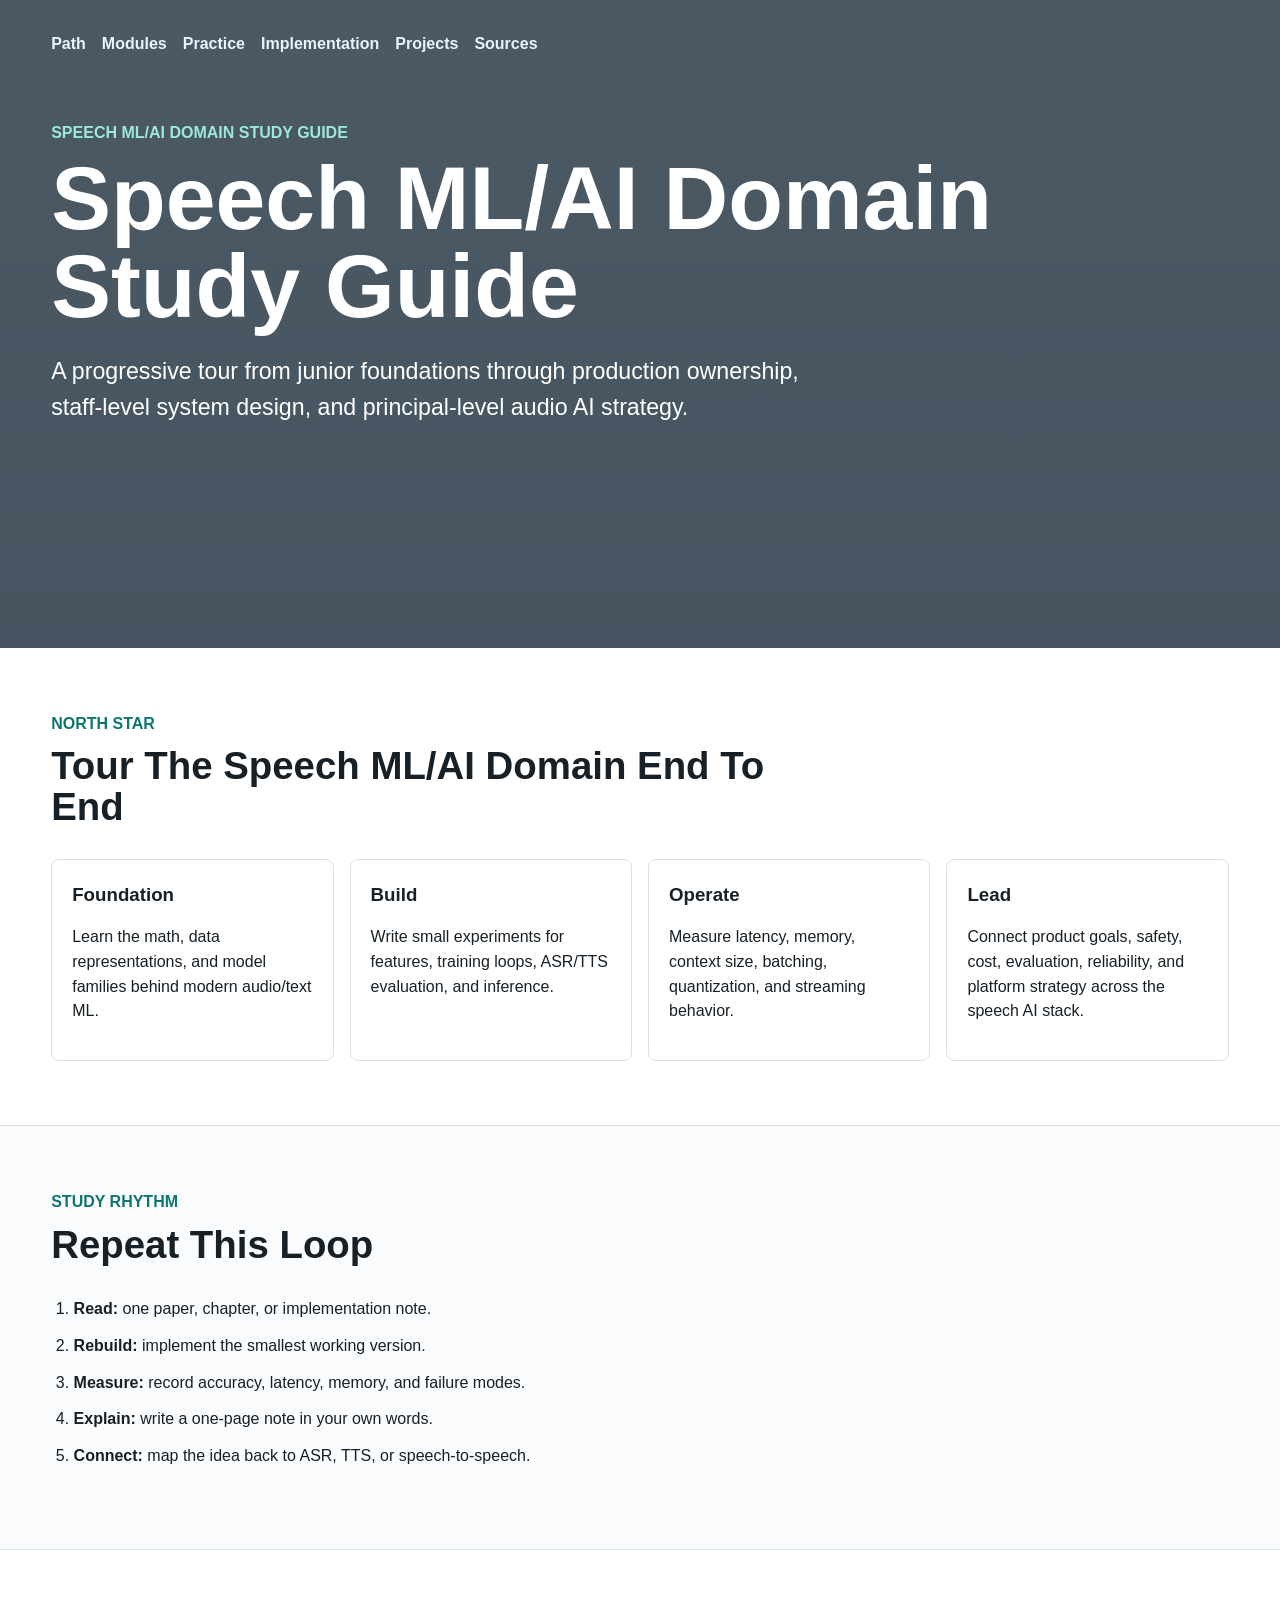
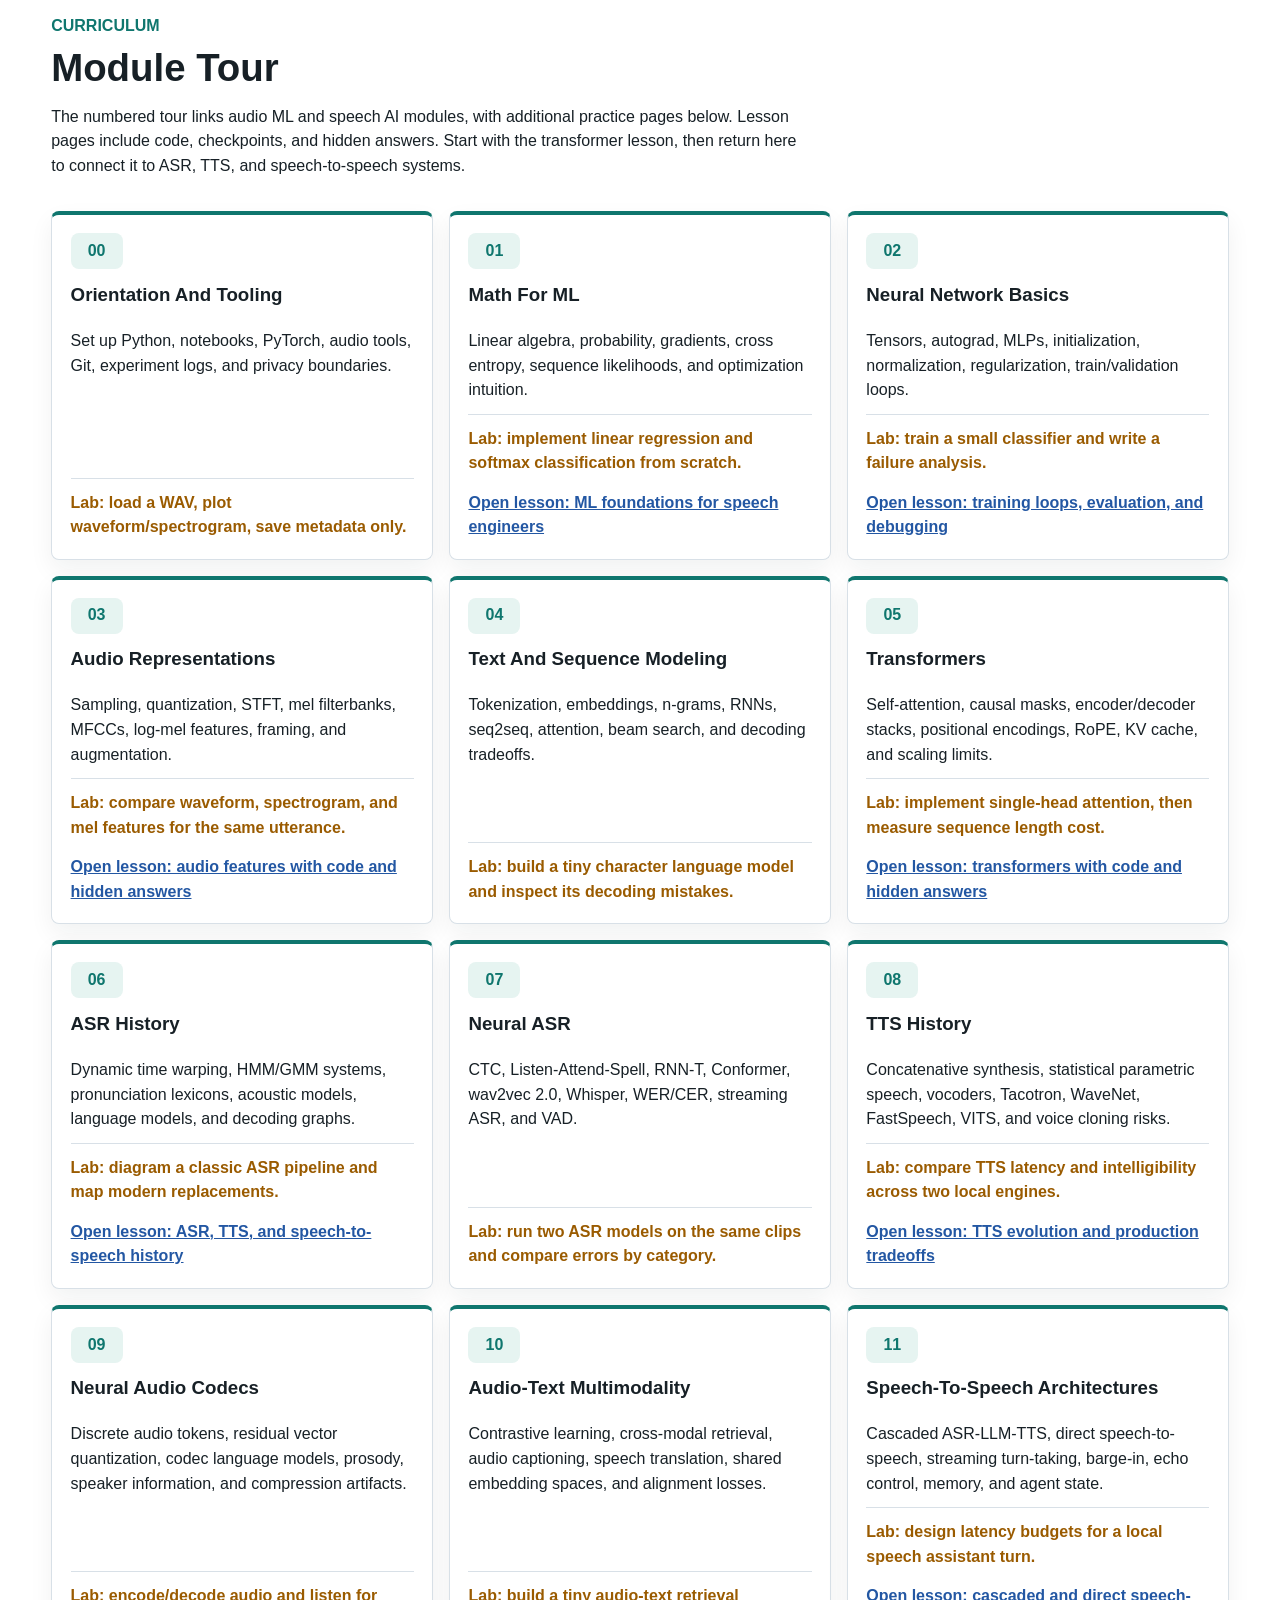
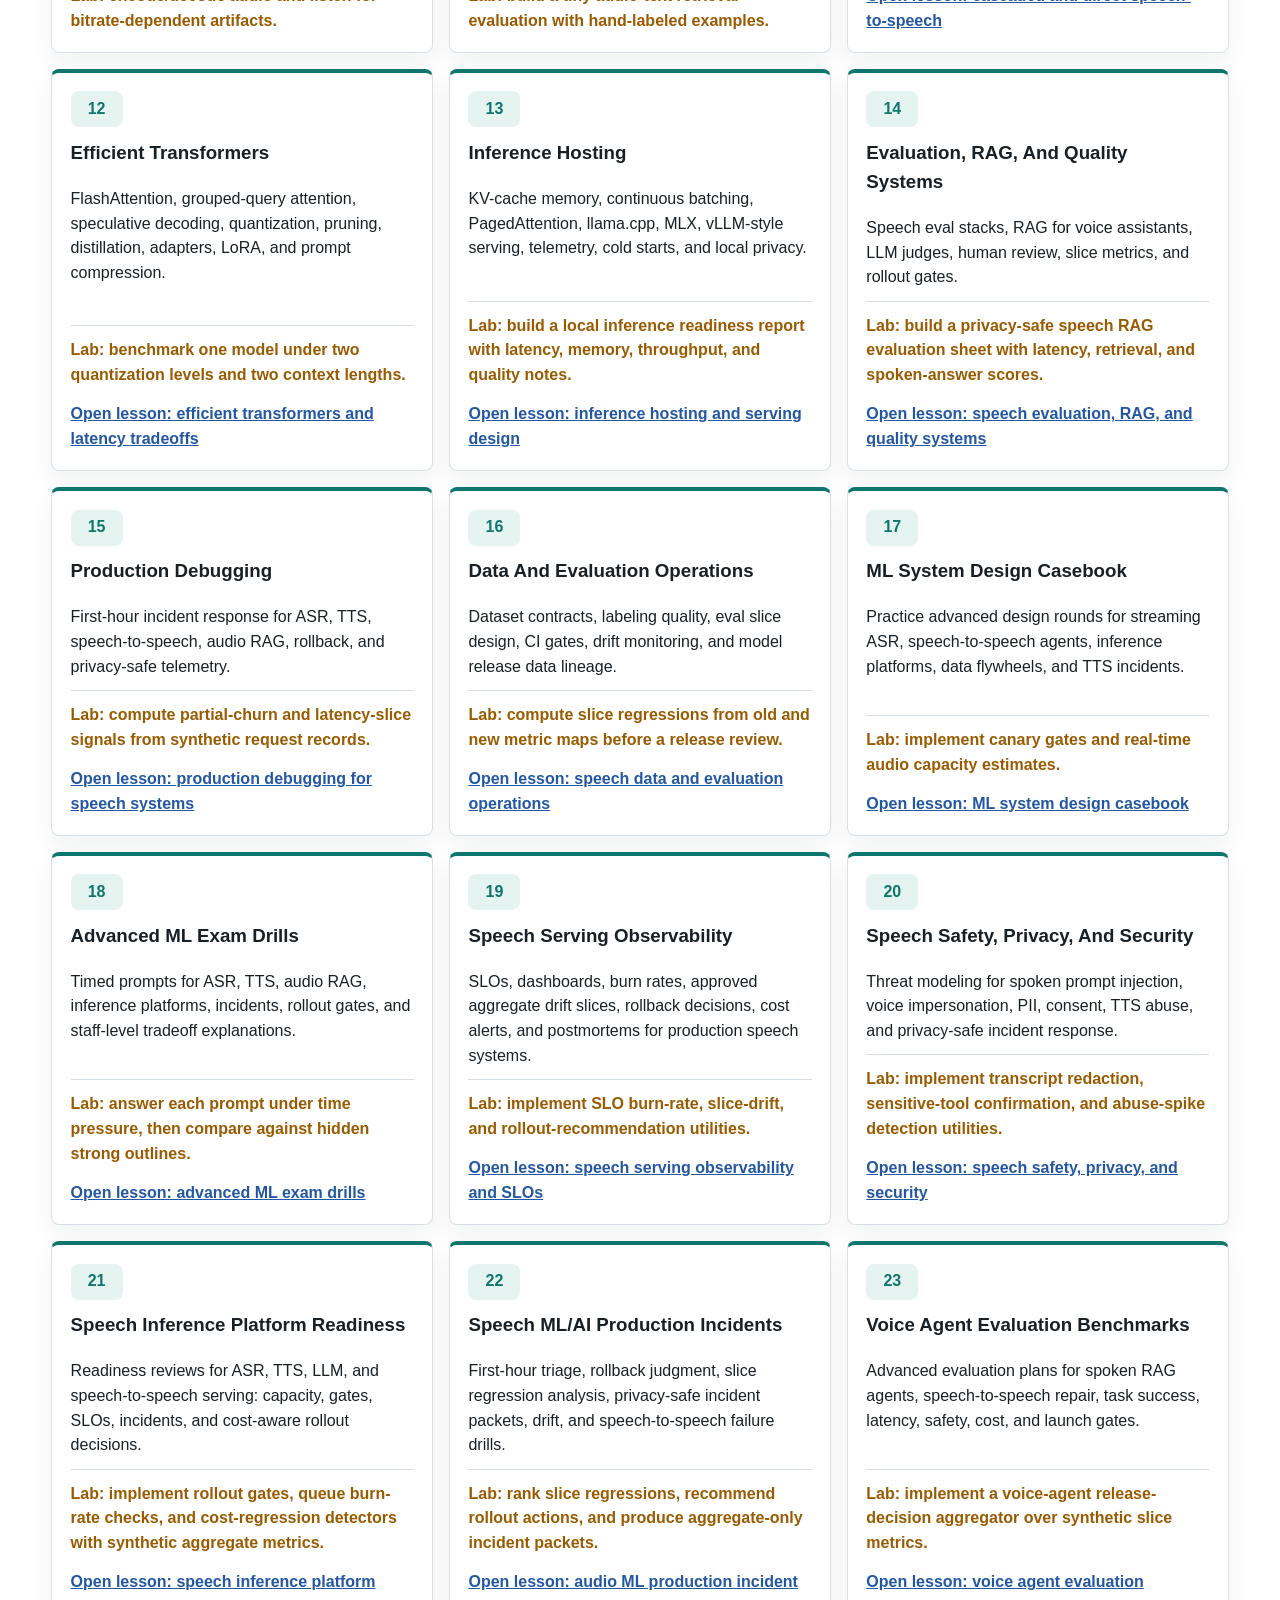
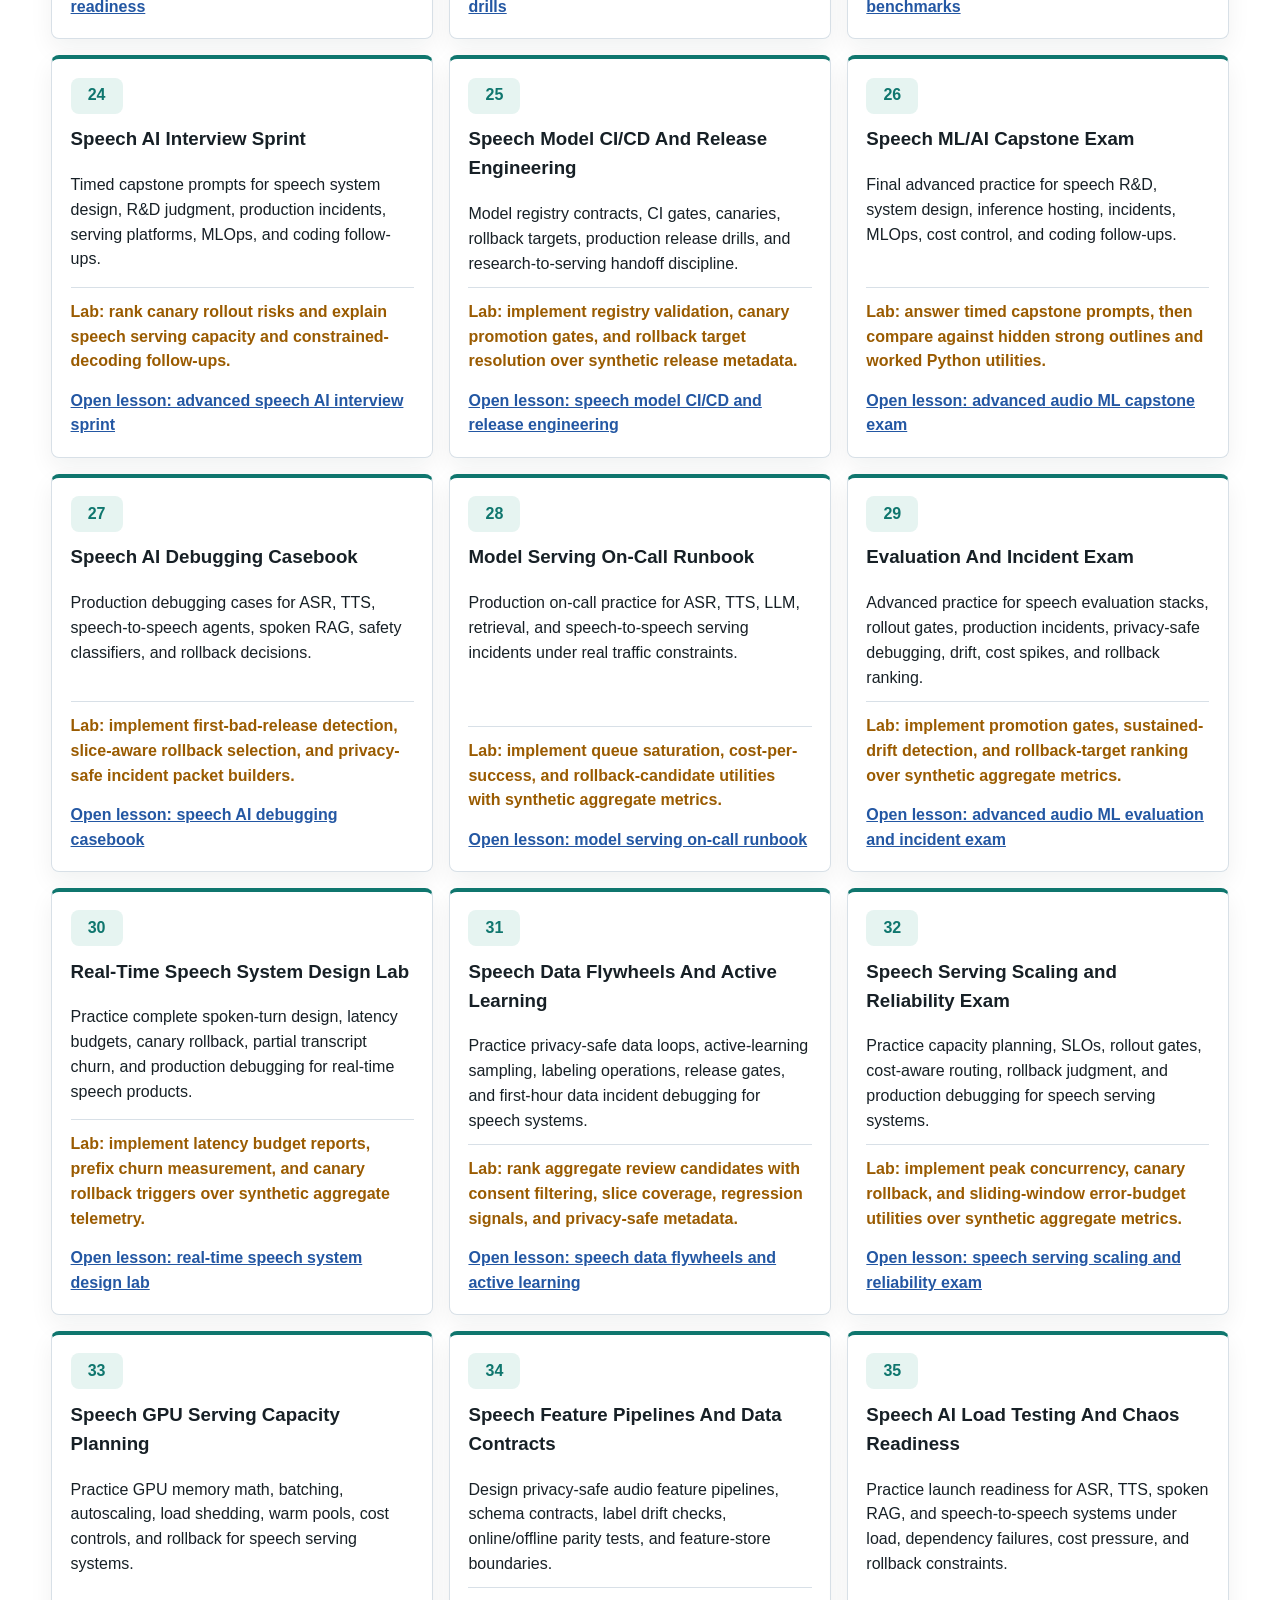
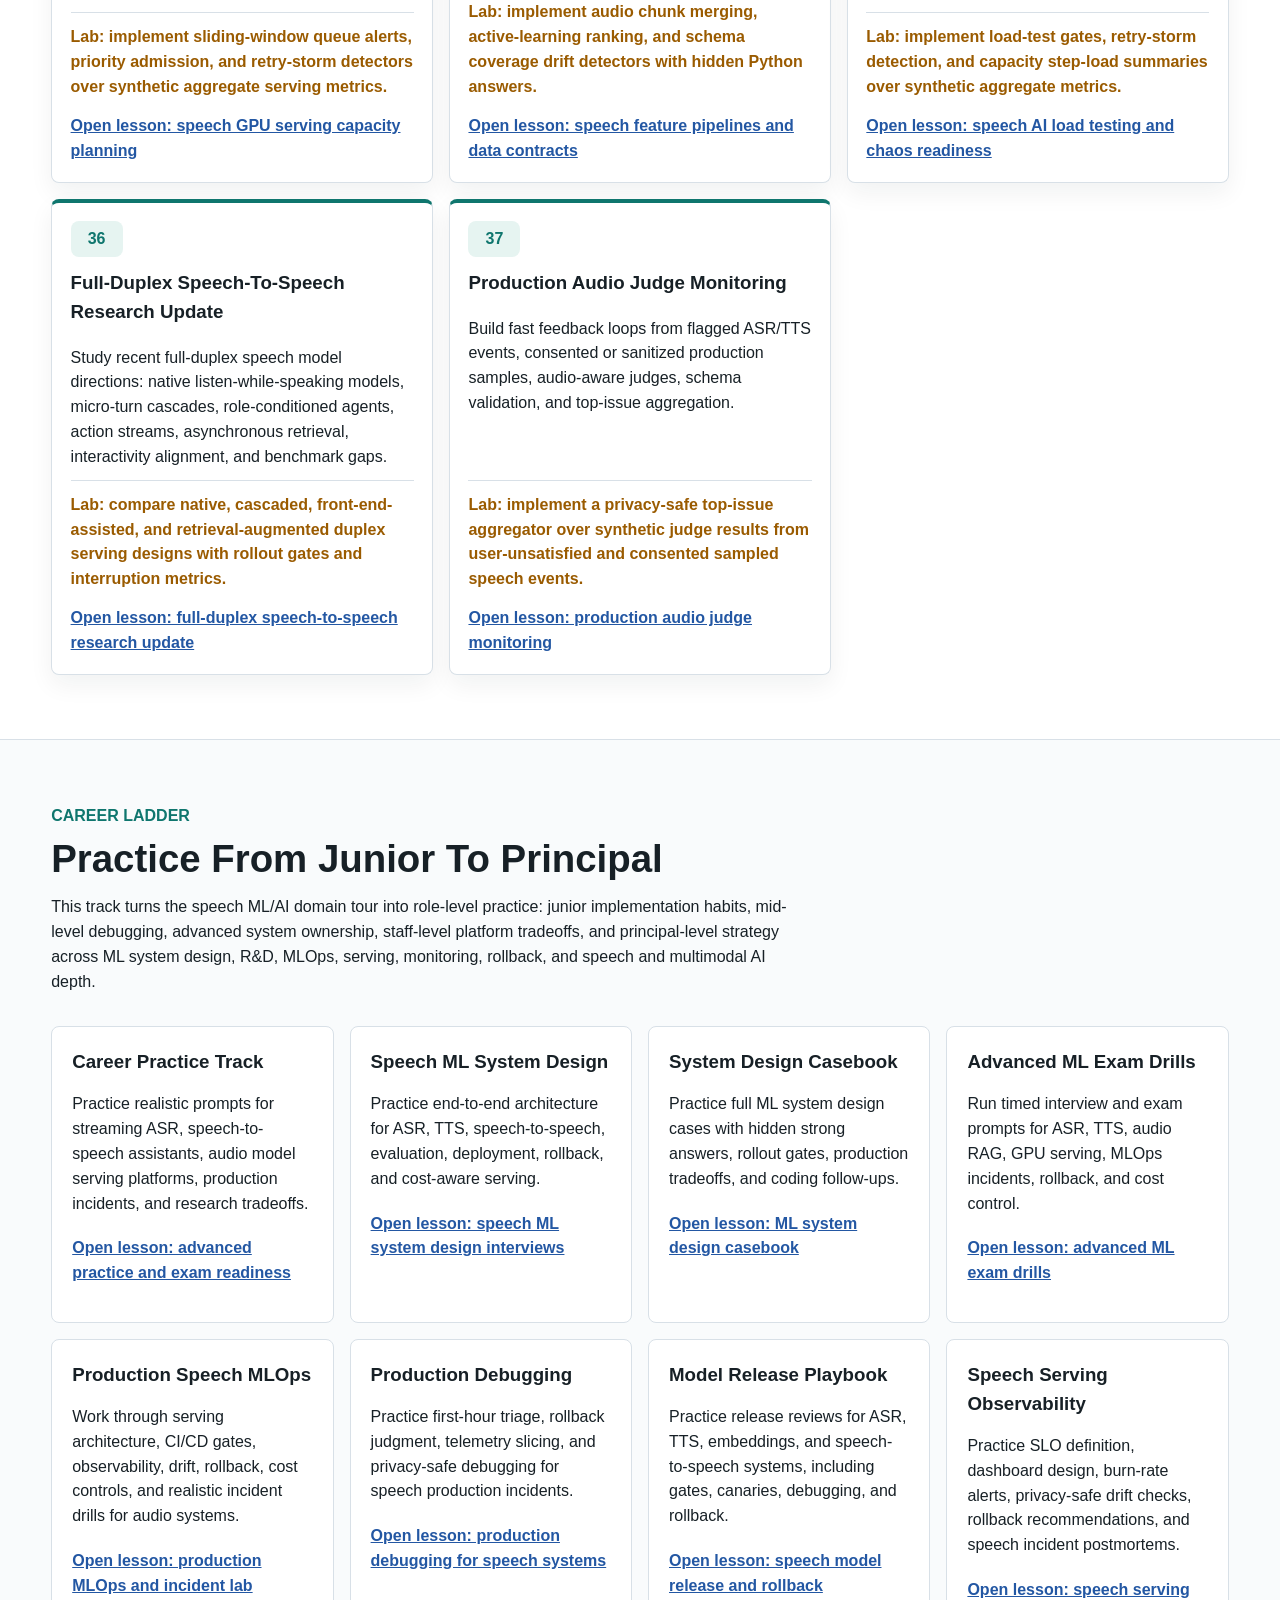
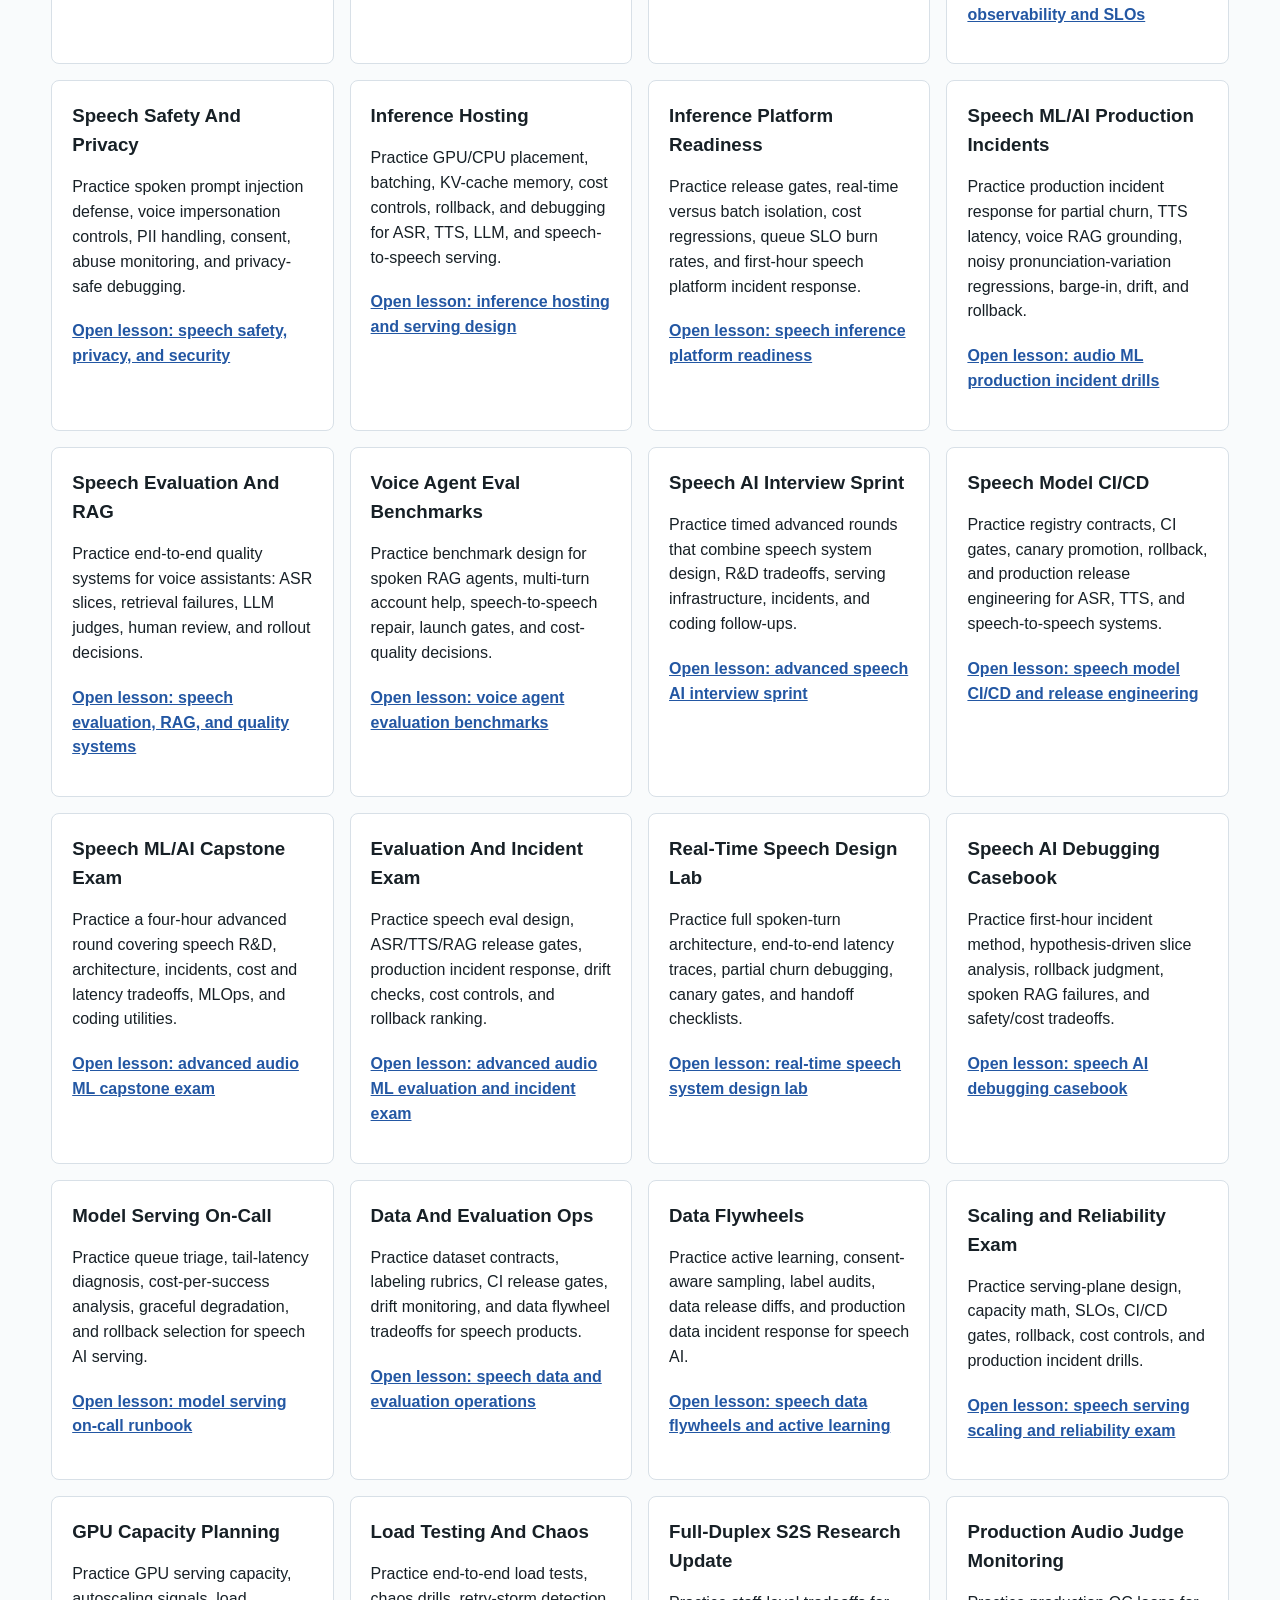
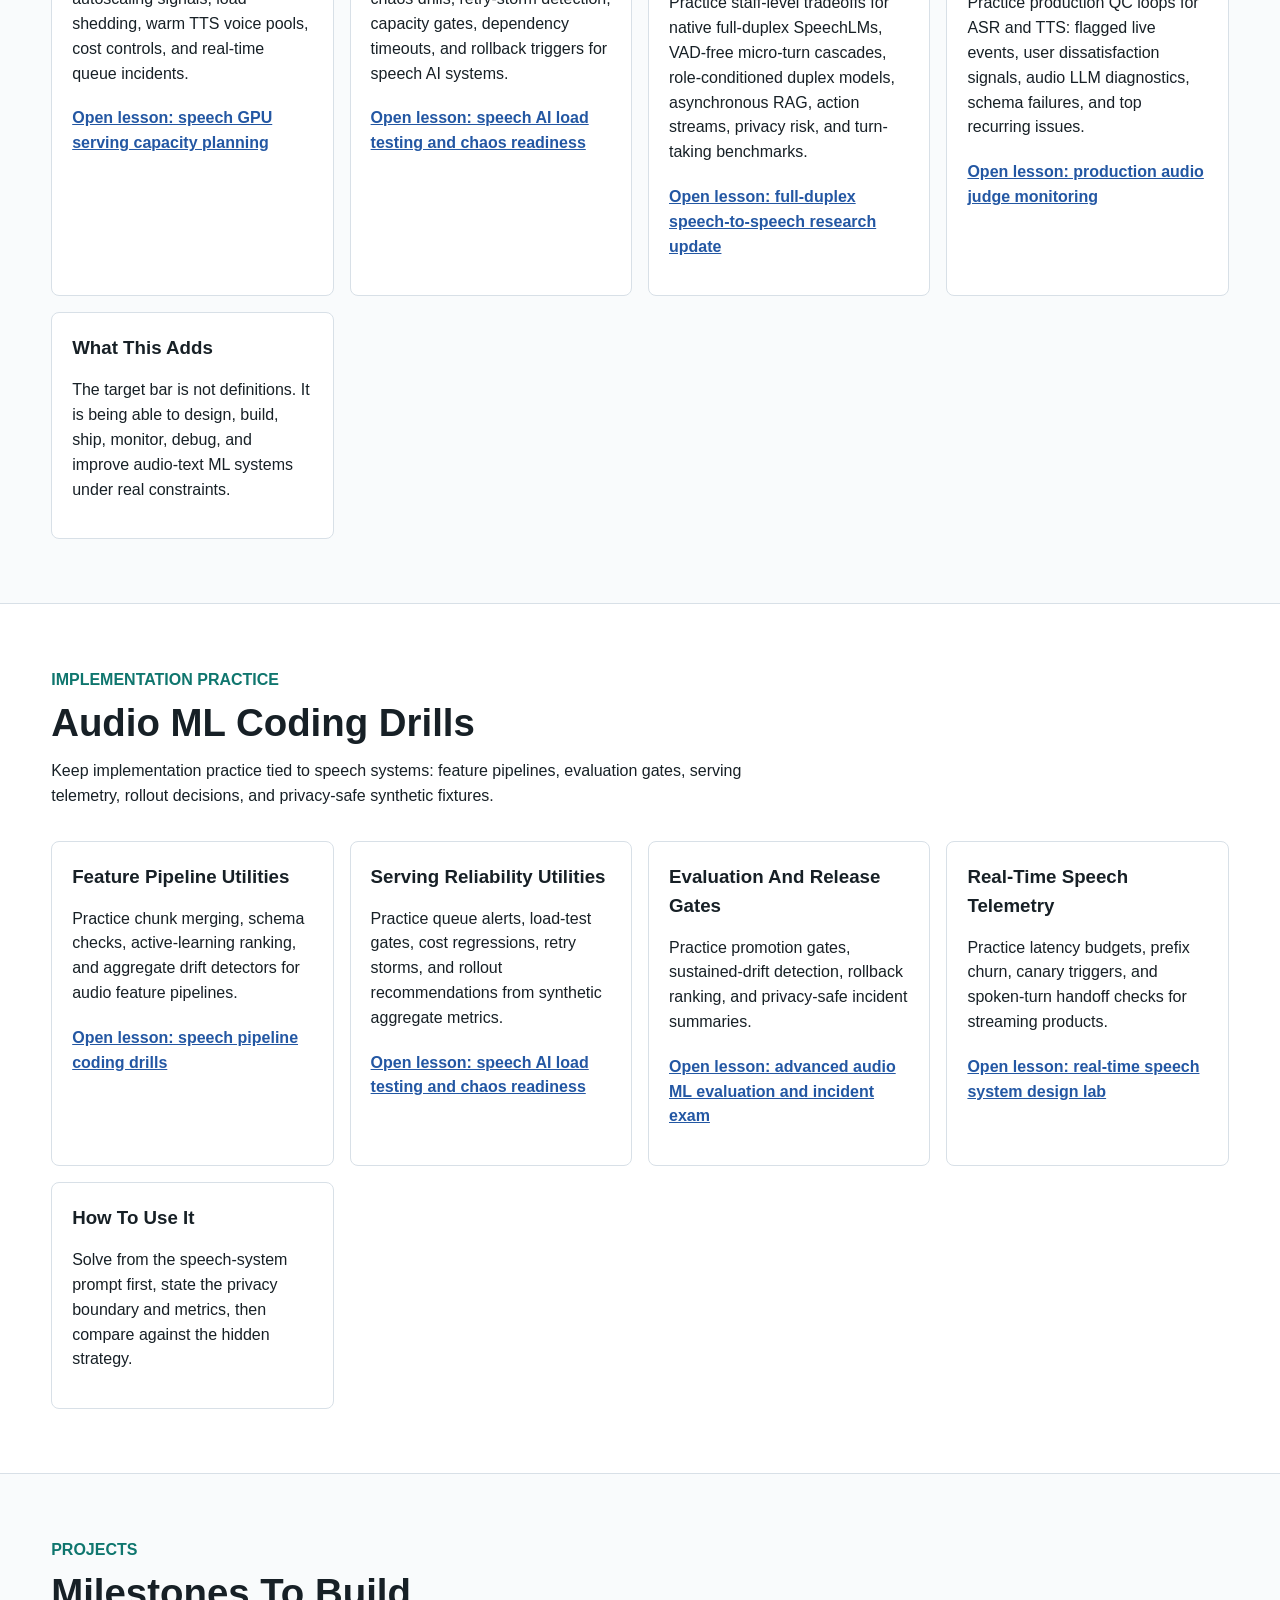
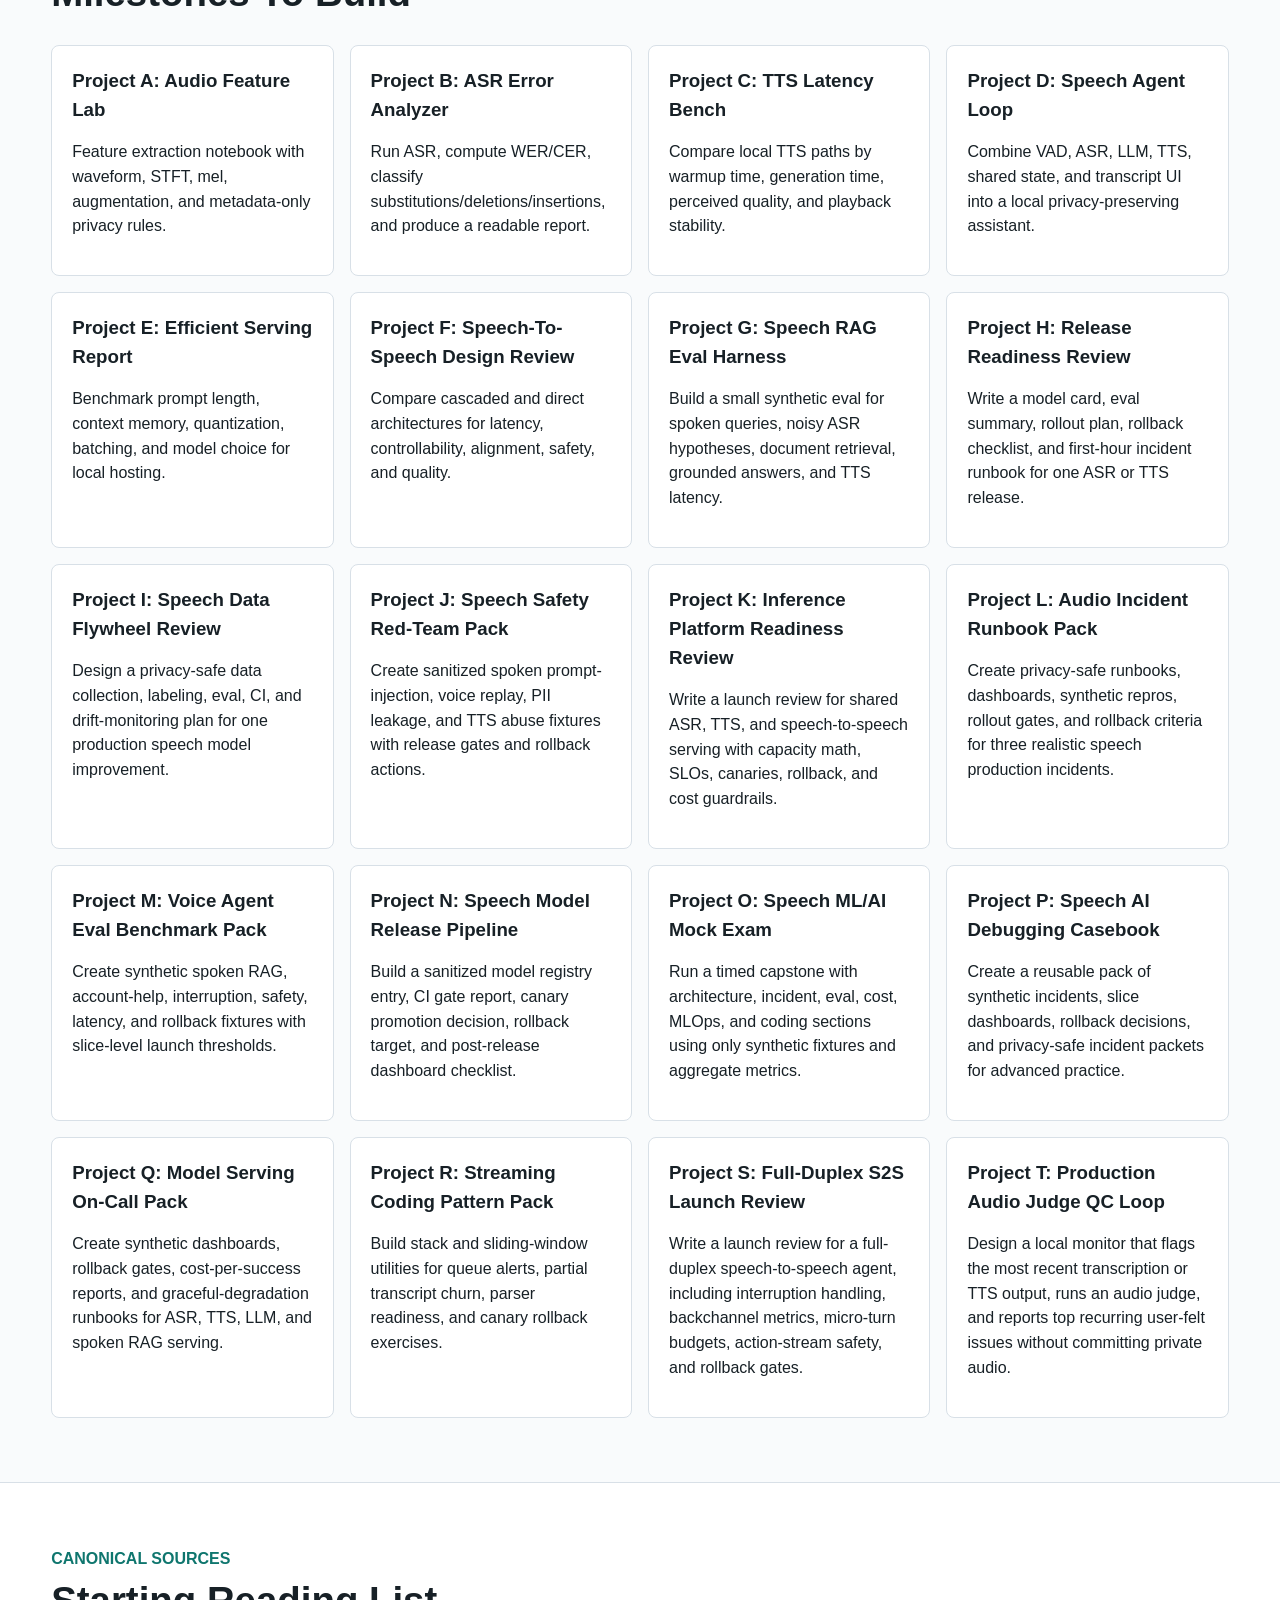
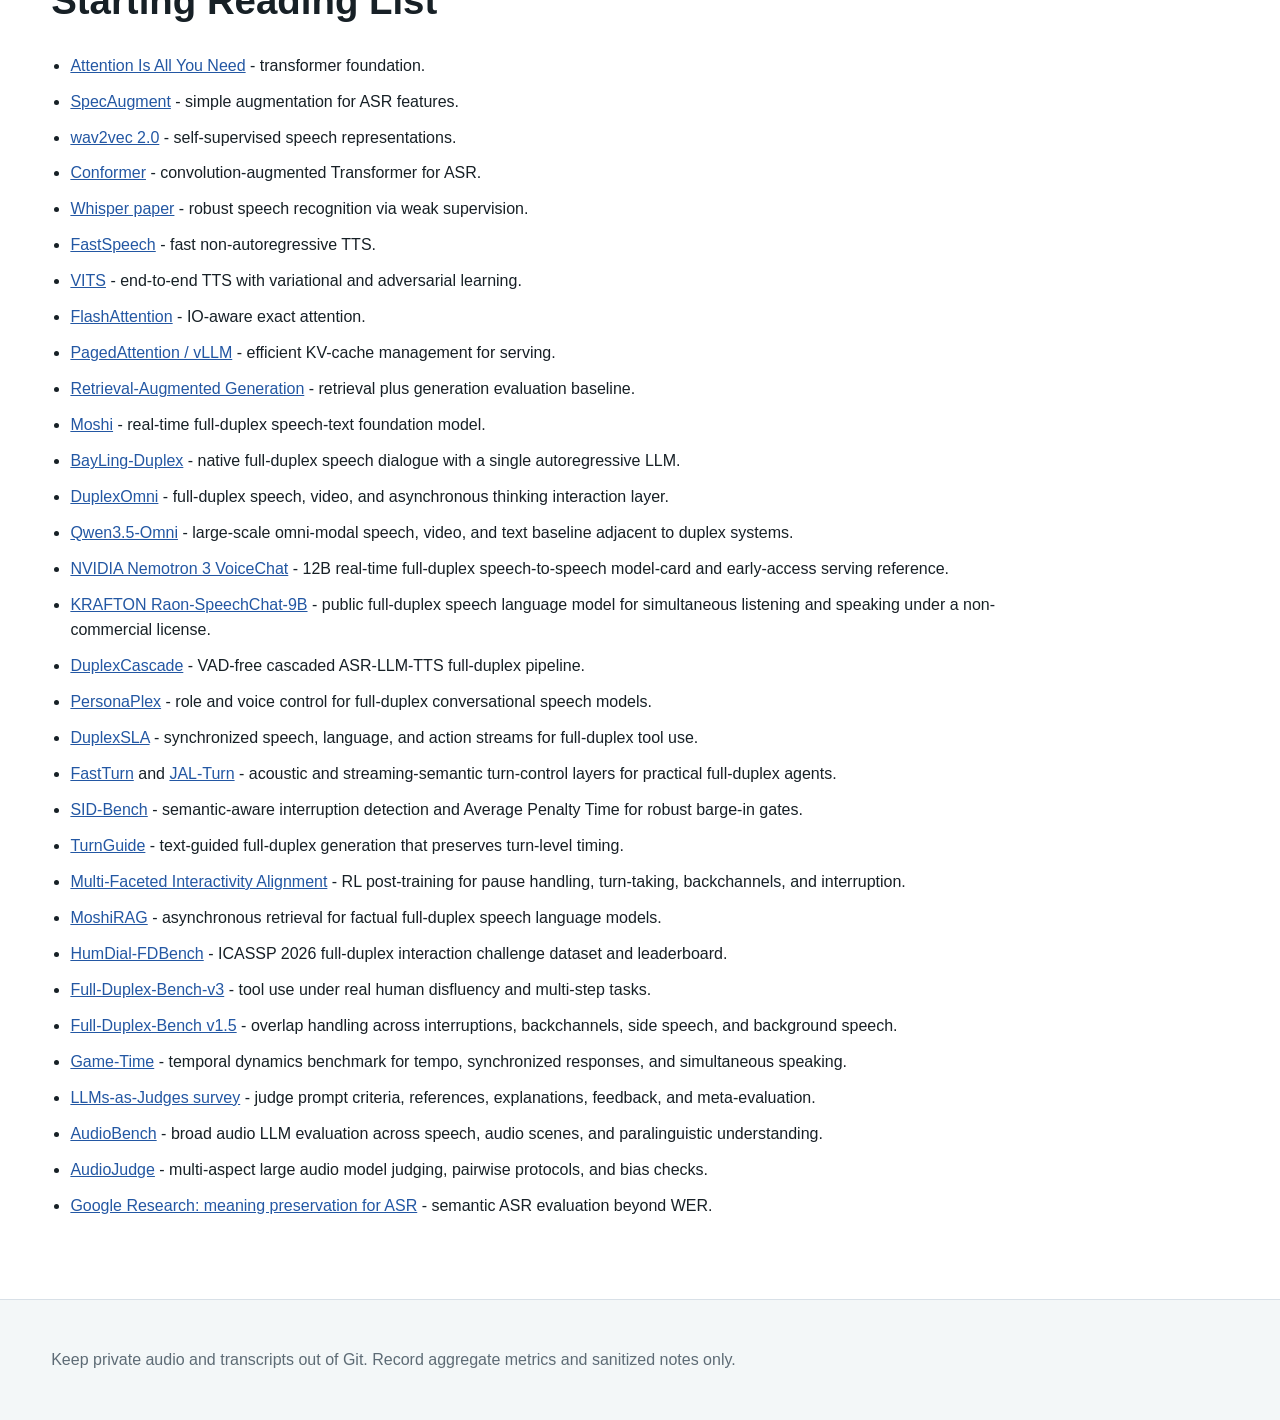
<file: index.html>
<!doctype html>
<html lang="en">
<head>
  <meta charset="utf-8">
  <meta name="viewport" content="width=device-width, initial-scale=1">
  <title>Speech ML/AI Domain Study Guide</title>
  <link rel="stylesheet" href="styles.css?v=20260616c">
</head>
<body>
  <header class="hero">
    <nav>
      <a href="#path">Path</a>
      <a href="#modules">Modules</a>
      <a href="#interview">Practice</a>
      <a href="#implementation">Implementation</a>
      <a href="#projects">Projects</a>
      <a href="#resources">Sources</a>
    </nav>
    <p class="eyebrow">Speech ML/AI Domain Study Guide</p>
    <h1>Speech ML/AI Domain Study Guide</h1>
    <p class="lede">
      A progressive tour from junior foundations through production ownership,
      staff-level system design, and principal-level audio AI strategy.
    </p>
  </header>

  <main>
    <section id="path" class="band">
      <div class="section-head">
        <p class="eyebrow">North Star</p>
        <h2>Tour The Speech ML/AI Domain End To End</h2>
      </div>
      <div class="grid three">
        <article class="card">
          <h3>Foundation</h3>
          <p>Learn the math, data representations, and model families behind modern audio/text ML.</p>
        </article>
        <article class="card">
          <h3>Build</h3>
          <p>Write small experiments for features, training loops, ASR/TTS evaluation, and inference.</p>
        </article>
        <article class="card">
          <h3>Operate</h3>
          <p>Measure latency, memory, context size, batching, quantization, and streaming behavior.</p>
        </article>
        <article class="card">
          <h3>Lead</h3>
          <p>Connect product goals, safety, cost, evaluation, reliability, and platform strategy across the speech AI stack.</p>
        </article>
      </div>
    </section>

    <section class="band">
      <div class="section-head">
        <p class="eyebrow">Study Rhythm</p>
        <h2>Repeat This Loop</h2>
      </div>
      <ol class="steps">
        <li><strong>Read:</strong> one paper, chapter, or implementation note.</li>
        <li><strong>Rebuild:</strong> implement the smallest working version.</li>
        <li><strong>Measure:</strong> record accuracy, latency, memory, and failure modes.</li>
        <li><strong>Explain:</strong> write a one-page note in your own words.</li>
        <li><strong>Connect:</strong> map the idea back to ASR, TTS, or speech-to-speech.</li>
      </ol>
    </section>

    <section id="modules" class="band">
      <div class="section-head">
        <p class="eyebrow">Curriculum</p>
        <h2>Module Tour</h2>
        <p>
          The numbered tour links audio ML and speech AI modules, with additional
          practice pages below. Lesson pages include code, checkpoints, and hidden
          answers. Start with the transformer lesson, then return here to connect
          it to ASR, TTS, and speech-to-speech systems.
        </p>
      </div>
      <div class="timeline">
        <article>
          <span>00</span>
          <h3>Orientation And Tooling</h3>
          <p>Set up Python, notebooks, PyTorch, audio tools, Git, experiment logs, and privacy boundaries.</p>
          <p class="lab">Lab: load a WAV, plot waveform/spectrogram, save metadata only.</p>
        </article>
        <article>
          <span>01</span>
          <h3>Math For ML</h3>
          <p>Linear algebra, probability, gradients, cross entropy, sequence likelihoods, and optimization intuition.</p>
          <p class="lab">Lab: implement linear regression and softmax classification from scratch.</p>
          <p><a class="lesson-link" href="lessons/ml-foundations-for-speech.html">Open lesson: ML foundations for speech engineers</a></p>
        </article>
        <article>
          <span>02</span>
          <h3>Neural Network Basics</h3>
          <p>Tensors, autograd, MLPs, initialization, normalization, regularization, train/validation loops.</p>
          <p class="lab">Lab: train a small classifier and write a failure analysis.</p>
          <p><a class="lesson-link" href="lessons/ml-foundations-for-speech.html#training">Open lesson: training loops, evaluation, and debugging</a></p>
        </article>
        <article>
          <span>03</span>
          <h3>Audio Representations</h3>
          <p>Sampling, quantization, STFT, mel filterbanks, MFCCs, log-mel features, framing, and augmentation.</p>
          <p class="lab">Lab: compare waveform, spectrogram, and mel features for the same utterance.</p>
          <p><a class="lesson-link" href="lessons/audio-representations.html">Open lesson: audio features with code and hidden answers</a></p>
        </article>
        <article>
          <span>04</span>
          <h3>Text And Sequence Modeling</h3>
          <p>Tokenization, embeddings, n-grams, RNNs, seq2seq, attention, beam search, and decoding tradeoffs.</p>
          <p class="lab">Lab: build a tiny character language model and inspect its decoding mistakes.</p>
        </article>
        <article>
          <span>05</span>
          <h3>Transformers</h3>
          <p>Self-attention, causal masks, encoder/decoder stacks, positional encodings, RoPE, KV cache, and scaling limits.</p>
          <p class="lab">Lab: implement single-head attention, then measure sequence length cost.</p>
          <p><a class="lesson-link" href="lessons/transformers.html">Open lesson: transformers with code and hidden answers</a></p>
        </article>
        <article>
          <span>06</span>
          <h3>ASR History</h3>
          <p>Dynamic time warping, HMM/GMM systems, pronunciation lexicons, acoustic models, language models, and decoding graphs.</p>
          <p class="lab">Lab: diagram a classic ASR pipeline and map modern replacements.</p>
          <p><a class="lesson-link" href="lessons/asr-tts-speech-history.html">Open lesson: ASR, TTS, and speech-to-speech history</a></p>
        </article>
        <article>
          <span>07</span>
          <h3>Neural ASR</h3>
          <p>CTC, Listen-Attend-Spell, RNN-T, Conformer, wav2vec 2.0, Whisper, WER/CER, streaming ASR, and VAD.</p>
          <p class="lab">Lab: run two ASR models on the same clips and compare errors by category.</p>
        </article>
        <article>
          <span>08</span>
          <h3>TTS History</h3>
          <p>Concatenative synthesis, statistical parametric speech, vocoders, Tacotron, WaveNet, FastSpeech, VITS, and voice cloning risks.</p>
          <p class="lab">Lab: compare TTS latency and intelligibility across two local engines.</p>
          <p><a class="lesson-link" href="lessons/asr-tts-speech-history.html#tts">Open lesson: TTS evolution and production tradeoffs</a></p>
        </article>
        <article>
          <span>09</span>
          <h3>Neural Audio Codecs</h3>
          <p>Discrete audio tokens, residual vector quantization, codec language models, prosody, speaker information, and compression artifacts.</p>
          <p class="lab">Lab: encode/decode audio and listen for bitrate-dependent artifacts.</p>
        </article>
        <article>
          <span>10</span>
          <h3>Audio-Text Multimodality</h3>
          <p>Contrastive learning, cross-modal retrieval, audio captioning, speech translation, shared embedding spaces, and alignment losses.</p>
          <p class="lab">Lab: build a tiny audio-text retrieval evaluation with hand-labeled examples.</p>
        </article>
        <article>
          <span>11</span>
          <h3>Speech-To-Speech Architectures</h3>
          <p>Cascaded ASR-LLM-TTS, direct speech-to-speech, streaming turn-taking, barge-in, echo control, memory, and agent state.</p>
          <p class="lab">Lab: design latency budgets for a local speech assistant turn.</p>
          <p><a class="lesson-link" href="lessons/asr-tts-speech-history.html#s2s">Open lesson: cascaded and direct speech-to-speech</a></p>
        </article>
        <article>
          <span>12</span>
          <h3>Efficient Transformers</h3>
          <p>FlashAttention, grouped-query attention, speculative decoding, quantization, pruning, distillation, adapters, LoRA, and prompt compression.</p>
          <p class="lab">Lab: benchmark one model under two quantization levels and two context lengths.</p>
          <p><a class="lesson-link" href="lessons/efficient-transformers.html">Open lesson: efficient transformers and latency tradeoffs</a></p>
        </article>
        <article>
          <span>13</span>
          <h3>Inference Hosting</h3>
          <p>KV-cache memory, continuous batching, PagedAttention, llama.cpp, MLX, vLLM-style serving, telemetry, cold starts, and local privacy.</p>
          <p class="lab">Lab: build a local inference readiness report with latency, memory, throughput, and quality notes.</p>
          <p><a class="lesson-link" href="lessons/inference-hosting.html">Open lesson: inference hosting and serving design</a></p>
        </article>
        <article>
          <span>14</span>
          <h3>Evaluation, RAG, And Quality Systems</h3>
          <p>Speech eval stacks, RAG for voice assistants, LLM judges, human review, slice metrics, and rollout gates.</p>
          <p class="lab">Lab: build a privacy-safe speech RAG evaluation sheet with latency, retrieval, and spoken-answer scores.</p>
          <p><a class="lesson-link" href="lessons/speech-evaluation-rag.html">Open lesson: speech evaluation, RAG, and quality systems</a></p>
        </article>
        <article>
          <span>15</span>
          <h3>Production Debugging</h3>
          <p>First-hour incident response for ASR, TTS, speech-to-speech, audio RAG, rollback, and privacy-safe telemetry.</p>
          <p class="lab">Lab: compute partial-churn and latency-slice signals from synthetic request records.</p>
          <p><a class="lesson-link" href="lessons/production-debugging-speech.html">Open lesson: production debugging for speech systems</a></p>
        </article>
        <article>
          <span>16</span>
          <h3>Data And Evaluation Operations</h3>
          <p>Dataset contracts, labeling quality, eval slice design, CI gates, drift monitoring, and model release data lineage.</p>
          <p class="lab">Lab: compute slice regressions from old and new metric maps before a release review.</p>
          <p><a class="lesson-link" href="lessons/speech-data-eval-ops.html">Open lesson: speech data and evaluation operations</a></p>
        </article>
        <article>
          <span>17</span>
          <h3>ML System Design Casebook</h3>
          <p>Practice advanced design rounds for streaming ASR, speech-to-speech agents, inference platforms, data flywheels, and TTS incidents.</p>
          <p class="lab">Lab: implement canary gates and real-time audio capacity estimates.</p>
          <p><a class="lesson-link" href="lessons/ml-system-design-casebook.html">Open lesson: ML system design casebook</a></p>
        </article>
        <article>
          <span>18</span>
          <h3>Advanced ML Exam Drills</h3>
          <p>Timed prompts for ASR, TTS, audio RAG, inference platforms, incidents, rollout gates, and staff-level tradeoff explanations.</p>
          <p class="lab">Lab: answer each prompt under time pressure, then compare against hidden strong outlines.</p>
          <p><a class="lesson-link" href="lessons/senior-ml-exam-drills.html">Open lesson: advanced ML exam drills</a></p>
        </article>
        <article>
          <span>19</span>
          <h3>Speech Serving Observability</h3>
          <p>SLOs, dashboards, burn rates, approved aggregate drift slices, rollback decisions, cost alerts, and postmortems for production speech systems.</p>
          <p class="lab">Lab: implement SLO burn-rate, slice-drift, and rollout-recommendation utilities.</p>
          <p><a class="lesson-link" href="lessons/speech-serving-observability.html">Open lesson: speech serving observability and SLOs</a></p>
        </article>
        <article>
          <span>20</span>
          <h3>Speech Safety, Privacy, And Security</h3>
          <p>Threat modeling for spoken prompt injection, voice impersonation, PII, consent, TTS abuse, and privacy-safe incident response.</p>
          <p class="lab">Lab: implement transcript redaction, sensitive-tool confirmation, and abuse-spike detection utilities.</p>
          <p><a class="lesson-link" href="lessons/speech-safety-privacy-security.html">Open lesson: speech safety, privacy, and security</a></p>
        </article>
        <article>
          <span>21</span>
          <h3>Speech Inference Platform Readiness</h3>
          <p>Readiness reviews for ASR, TTS, LLM, and speech-to-speech serving: capacity, gates, SLOs, incidents, and cost-aware rollout decisions.</p>
          <p class="lab">Lab: implement rollout gates, queue burn-rate checks, and cost-regression detectors with synthetic aggregate metrics.</p>
          <p><a class="lesson-link" href="lessons/speech-inference-platform-readiness.html">Open lesson: speech inference platform readiness</a></p>
        </article>
        <article>
          <span>22</span>
          <h3>Speech ML/AI Production Incidents</h3>
          <p>First-hour triage, rollback judgment, slice regression analysis, privacy-safe incident packets, drift, and speech-to-speech failure drills.</p>
          <p class="lab">Lab: rank slice regressions, recommend rollout actions, and produce aggregate-only incident packets.</p>
          <p><a class="lesson-link" href="lessons/audio-ml-production-incidents.html">Open lesson: audio ML production incident drills</a></p>
        </article>
        <article>
          <span>23</span>
          <h3>Voice Agent Evaluation Benchmarks</h3>
          <p>Advanced evaluation plans for spoken RAG agents, speech-to-speech repair, task success, latency, safety, cost, and launch gates.</p>
          <p class="lab">Lab: implement a voice-agent release-decision aggregator over synthetic slice metrics.</p>
          <p><a class="lesson-link" href="lessons/voice-agent-eval-benchmarks.html">Open lesson: voice agent evaluation benchmarks</a></p>
        </article>
        <article>
          <span>24</span>
          <h3>Speech AI Interview Sprint</h3>
          <p>Timed capstone prompts for speech system design, R&amp;D judgment, production incidents, serving platforms, MLOps, and coding follow-ups.</p>
          <p class="lab">Lab: rank canary rollout risks and explain speech serving capacity and constrained-decoding follow-ups.</p>
          <p><a class="lesson-link" href="lessons/senior-speech-ai-interview-sprint.html">Open lesson: advanced speech AI interview sprint</a></p>
        </article>
        <article>
          <span>25</span>
          <h3>Speech Model CI/CD And Release Engineering</h3>
          <p>Model registry contracts, CI gates, canaries, rollback targets, production release drills, and research-to-serving handoff discipline.</p>
          <p class="lab">Lab: implement registry validation, canary promotion gates, and rollback target resolution over synthetic release metadata.</p>
          <p><a class="lesson-link" href="lessons/speech-model-cicd-release-engineering.html">Open lesson: speech model CI/CD and release engineering</a></p>
        </article>
        <article>
          <span>26</span>
          <h3>Speech ML/AI Capstone Exam</h3>
          <p>Final advanced practice for speech R&amp;D, system design, inference hosting, incidents, MLOps, cost control, and coding follow-ups.</p>
          <p class="lab">Lab: answer timed capstone prompts, then compare against hidden strong outlines and worked Python utilities.</p>
          <p><a class="lesson-link" href="lessons/senior-audio-ml-capstone-exam.html">Open lesson: advanced audio ML capstone exam</a></p>
        </article>
        <article>
          <span>27</span>
          <h3>Speech AI Debugging Casebook</h3>
          <p>Production debugging cases for ASR, TTS, speech-to-speech agents, spoken RAG, safety classifiers, and rollback decisions.</p>
          <p class="lab">Lab: implement first-bad-release detection, slice-aware rollback selection, and privacy-safe incident packet builders.</p>
          <p><a class="lesson-link" href="lessons/speech-ai-debugging-casebook.html">Open lesson: speech AI debugging casebook</a></p>
        </article>
        <article>
          <span>28</span>
          <h3>Model Serving On-Call Runbook</h3>
          <p>Production on-call practice for ASR, TTS, LLM, retrieval, and speech-to-speech serving incidents under real traffic constraints.</p>
          <p class="lab">Lab: implement queue saturation, cost-per-success, and rollback-candidate utilities with synthetic aggregate metrics.</p>
          <p><a class="lesson-link" href="lessons/model-serving-oncall-runbook.html">Open lesson: model serving on-call runbook</a></p>
        </article>
        <article>
          <span>29</span>
          <h3>Evaluation And Incident Exam</h3>
          <p>Advanced practice for speech evaluation stacks, rollout gates, production incidents, privacy-safe debugging, drift, cost spikes, and rollback ranking.</p>
          <p class="lab">Lab: implement promotion gates, sustained-drift detection, and rollback-target ranking over synthetic aggregate metrics.</p>
          <p><a class="lesson-link" href="lessons/senior-audio-ml-evaluation-incident-exam.html">Open lesson: advanced audio ML evaluation and incident exam</a></p>
        </article>
        <article>
          <span>30</span>
          <h3>Real-Time Speech System Design Lab</h3>
          <p>Practice complete spoken-turn design, latency budgets, canary rollback, partial transcript churn, and production debugging for real-time speech products.</p>
          <p class="lab">Lab: implement latency budget reports, prefix churn measurement, and canary rollback triggers over synthetic aggregate telemetry.</p>
          <p><a class="lesson-link" href="lessons/realtime-speech-system-design-lab.html">Open lesson: real-time speech system design lab</a></p>
        </article>
        <article>
          <span>31</span>
          <h3>Speech Data Flywheels And Active Learning</h3>
          <p>Practice privacy-safe data loops, active-learning sampling, labeling operations, release gates, and first-hour data incident debugging for speech systems.</p>
          <p class="lab">Lab: rank aggregate review candidates with consent filtering, slice coverage, regression signals, and privacy-safe metadata.</p>
          <p><a class="lesson-link" href="lessons/speech-data-flywheel-active-learning.html">Open lesson: speech data flywheels and active learning</a></p>
        </article>
        <article>
          <span>32</span>
          <h3>Speech Serving Scaling and Reliability Exam</h3>
          <p>Practice capacity planning, SLOs, rollout gates, cost-aware routing, rollback judgment, and production debugging for speech serving systems.</p>
          <p class="lab">Lab: implement peak concurrency, canary rollback, and sliding-window error-budget utilities over synthetic aggregate metrics.</p>
          <p><a class="lesson-link" href="lessons/speech-serving-scaling-reliability-exam.html">Open lesson: speech serving scaling and reliability exam</a></p>
        </article>
        <article>
          <span>33</span>
          <h3>Speech GPU Serving Capacity Planning</h3>
          <p>Practice GPU memory math, batching, autoscaling, load shedding, warm pools, cost controls, and rollback for speech serving systems.</p>
          <p class="lab">Lab: implement sliding-window queue alerts, priority admission, and retry-storm detectors over synthetic aggregate serving metrics.</p>
          <p><a class="lesson-link" href="lessons/speech-gpu-serving-capacity-planning.html">Open lesson: speech GPU serving capacity planning</a></p>
        </article>
        <article>
          <span>34</span>
          <h3>Speech Feature Pipelines And Data Contracts</h3>
          <p>Design privacy-safe audio feature pipelines, schema contracts, label drift checks, online/offline parity tests, and feature-store boundaries.</p>
          <p class="lab">Lab: implement audio chunk merging, active-learning ranking, and schema coverage drift detectors with hidden Python answers.</p>
          <p><a class="lesson-link" href="lessons/speech-feature-pipelines-data-contracts.html">Open lesson: speech feature pipelines and data contracts</a></p>
        </article>
        <article>
          <span>35</span>
          <h3>Speech AI Load Testing And Chaos Readiness</h3>
          <p>Practice launch readiness for ASR, TTS, spoken RAG, and speech-to-speech systems under load, dependency failures, cost pressure, and rollback constraints.</p>
          <p class="lab">Lab: implement load-test gates, retry-storm detection, and capacity step-load summaries over synthetic aggregate metrics.</p>
          <p><a class="lesson-link" href="lessons/speech-ai-load-testing-chaos.html">Open lesson: speech AI load testing and chaos readiness</a></p>
        </article>
        <article>
          <span>36</span>
          <h3>Full-Duplex Speech-To-Speech Research Update</h3>
          <p>Study recent full-duplex speech model directions: native listen-while-speaking models, micro-turn cascades, role-conditioned agents, action streams, asynchronous retrieval, interactivity alignment, and benchmark gaps.</p>
          <p class="lab">Lab: compare native, cascaded, front-end-assisted, and retrieval-augmented duplex serving designs with rollout gates and interruption metrics.</p>
          <p><a class="lesson-link" href="lessons/full-duplex-speech-to-speech-research-update.html">Open lesson: full-duplex speech-to-speech research update</a></p>
        </article>
        <article>
          <span>37</span>
          <h3>Production Audio Judge Monitoring</h3>
          <p>Build fast feedback loops from flagged ASR/TTS events, consented or sanitized production samples, audio-aware judges, schema validation, and top-issue aggregation.</p>
          <p class="lab">Lab: implement a privacy-safe top-issue aggregator over synthetic judge results from user-unsatisfied and consented sampled speech events.</p>
          <p><a class="lesson-link" href="lessons/production-audio-judge-monitoring.html">Open lesson: production audio judge monitoring</a></p>
        </article>
      </div>
    </section>

    <section id="interview" class="band">
      <div class="section-head">
        <p class="eyebrow">Career Ladder</p>
        <h2>Practice From Junior To Principal</h2>
        <p>
          This track turns the speech ML/AI domain tour into role-level practice: junior
          implementation habits, mid-level debugging, advanced system ownership,
          staff-level platform tradeoffs, and principal-level strategy across
          ML system design, R&amp;D, MLOps, serving, monitoring, rollback, and
          speech and multimodal AI depth.
        </p>
      </div>
      <div class="grid two">
        <article class="card">
          <h3>Career Practice Track</h3>
          <p>Practice realistic prompts for streaming ASR, speech-to-speech assistants, audio model serving platforms, production incidents, and research tradeoffs.</p>
          <p><a class="lesson-link" href="lessons/senior-ml-interview-track.html">Open lesson: advanced practice and exam readiness</a></p>
        </article>
        <article class="card">
          <h3>Speech ML System Design</h3>
          <p>Practice end-to-end architecture for ASR, TTS, speech-to-speech, evaluation, deployment, rollback, and cost-aware serving.</p>
          <p><a class="lesson-link" href="lessons/speech-ml-system-design.html">Open lesson: speech ML system design interviews</a></p>
        </article>
        <article class="card">
          <h3>System Design Casebook</h3>
          <p>Practice full ML system design cases with hidden strong answers, rollout gates, production tradeoffs, and coding follow-ups.</p>
          <p><a class="lesson-link" href="lessons/ml-system-design-casebook.html">Open lesson: ML system design casebook</a></p>
        </article>
        <article class="card">
          <h3>Advanced ML Exam Drills</h3>
          <p>Run timed interview and exam prompts for ASR, TTS, audio RAG, GPU serving, MLOps incidents, rollback, and cost control.</p>
          <p><a class="lesson-link" href="lessons/senior-ml-exam-drills.html">Open lesson: advanced ML exam drills</a></p>
        </article>
        <article class="card">
          <h3>Production Speech MLOps</h3>
          <p>Work through serving architecture, CI/CD gates, observability, drift, rollback, cost controls, and realistic incident drills for audio systems.</p>
          <p><a class="lesson-link" href="lessons/production-speech-mlops.html">Open lesson: production MLOps and incident lab</a></p>
        </article>
        <article class="card">
          <h3>Production Debugging</h3>
          <p>Practice first-hour triage, rollback judgment, telemetry slicing, and privacy-safe debugging for speech production incidents.</p>
          <p><a class="lesson-link" href="lessons/production-debugging-speech.html">Open lesson: production debugging for speech systems</a></p>
        </article>
        <article class="card">
          <h3>Model Release Playbook</h3>
          <p>Practice release reviews for ASR, TTS, embeddings, and speech-to-speech systems, including gates, canaries, debugging, and rollback.</p>
          <p><a class="lesson-link" href="lessons/model-release-playbook.html">Open lesson: speech model release and rollback</a></p>
        </article>
        <article class="card">
          <h3>Speech Serving Observability</h3>
          <p>Practice SLO definition, dashboard design, burn-rate alerts, privacy-safe drift checks, rollback recommendations, and speech incident postmortems.</p>
          <p><a class="lesson-link" href="lessons/speech-serving-observability.html">Open lesson: speech serving observability and SLOs</a></p>
        </article>
        <article class="card">
          <h3>Speech Safety And Privacy</h3>
          <p>Practice spoken prompt injection defense, voice impersonation controls, PII handling, consent, abuse monitoring, and privacy-safe debugging.</p>
          <p><a class="lesson-link" href="lessons/speech-safety-privacy-security.html">Open lesson: speech safety, privacy, and security</a></p>
        </article>
        <article class="card">
          <h3>Inference Hosting</h3>
          <p>Practice GPU/CPU placement, batching, KV-cache memory, cost controls, rollback, and debugging for ASR, TTS, LLM, and speech-to-speech serving.</p>
          <p><a class="lesson-link" href="lessons/inference-hosting.html">Open lesson: inference hosting and serving design</a></p>
        </article>
        <article class="card">
          <h3>Inference Platform Readiness</h3>
          <p>Practice release gates, real-time versus batch isolation, cost regressions, queue SLO burn rates, and first-hour speech platform incident response.</p>
          <p><a class="lesson-link" href="lessons/speech-inference-platform-readiness.html">Open lesson: speech inference platform readiness</a></p>
        </article>
        <article class="card">
          <h3>Speech ML/AI Production Incidents</h3>
          <p>Practice production incident response for partial churn, TTS latency, voice RAG grounding, noisy pronunciation-variation regressions, barge-in, drift, and rollback.</p>
          <p><a class="lesson-link" href="lessons/audio-ml-production-incidents.html">Open lesson: audio ML production incident drills</a></p>
        </article>
        <article class="card">
          <h3>Speech Evaluation And RAG</h3>
          <p>Practice end-to-end quality systems for voice assistants: ASR slices, retrieval failures, LLM judges, human review, and rollout decisions.</p>
          <p><a class="lesson-link" href="lessons/speech-evaluation-rag.html">Open lesson: speech evaluation, RAG, and quality systems</a></p>
        </article>
        <article class="card">
          <h3>Voice Agent Eval Benchmarks</h3>
          <p>Practice benchmark design for spoken RAG agents, multi-turn account help, speech-to-speech repair, launch gates, and cost-quality decisions.</p>
          <p><a class="lesson-link" href="lessons/voice-agent-eval-benchmarks.html">Open lesson: voice agent evaluation benchmarks</a></p>
        </article>
        <article class="card">
          <h3>Speech AI Interview Sprint</h3>
          <p>Practice timed advanced rounds that combine speech system design, R&amp;D tradeoffs, serving infrastructure, incidents, and coding follow-ups.</p>
          <p><a class="lesson-link" href="lessons/senior-speech-ai-interview-sprint.html">Open lesson: advanced speech AI interview sprint</a></p>
        </article>
        <article class="card">
          <h3>Speech Model CI/CD</h3>
          <p>Practice registry contracts, CI gates, canary promotion, rollback, and production release engineering for ASR, TTS, and speech-to-speech systems.</p>
          <p><a class="lesson-link" href="lessons/speech-model-cicd-release-engineering.html">Open lesson: speech model CI/CD and release engineering</a></p>
        </article>
        <article class="card">
          <h3>Speech ML/AI Capstone Exam</h3>
          <p>Practice a four-hour advanced round covering speech R&amp;D, architecture, incidents, cost and latency tradeoffs, MLOps, and coding utilities.</p>
          <p><a class="lesson-link" href="lessons/senior-audio-ml-capstone-exam.html">Open lesson: advanced audio ML capstone exam</a></p>
        </article>
        <article class="card">
          <h3>Evaluation And Incident Exam</h3>
          <p>Practice speech eval design, ASR/TTS/RAG release gates, production incident response, drift checks, cost controls, and rollback ranking.</p>
          <p><a class="lesson-link" href="lessons/senior-audio-ml-evaluation-incident-exam.html">Open lesson: advanced audio ML evaluation and incident exam</a></p>
        </article>
        <article class="card">
          <h3>Real-Time Speech Design Lab</h3>
          <p>Practice full spoken-turn architecture, end-to-end latency traces, partial churn debugging, canary gates, and handoff checklists.</p>
          <p><a class="lesson-link" href="lessons/realtime-speech-system-design-lab.html">Open lesson: real-time speech system design lab</a></p>
        </article>
        <article class="card">
          <h3>Speech AI Debugging Casebook</h3>
          <p>Practice first-hour incident method, hypothesis-driven slice analysis, rollback judgment, spoken RAG failures, and safety/cost tradeoffs.</p>
          <p><a class="lesson-link" href="lessons/speech-ai-debugging-casebook.html">Open lesson: speech AI debugging casebook</a></p>
        </article>
        <article class="card">
          <h3>Model Serving On-Call</h3>
          <p>Practice queue triage, tail-latency diagnosis, cost-per-success analysis, graceful degradation, and rollback selection for speech AI serving.</p>
          <p><a class="lesson-link" href="lessons/model-serving-oncall-runbook.html">Open lesson: model serving on-call runbook</a></p>
        </article>
        <article class="card">
          <h3>Data And Evaluation Ops</h3>
          <p>Practice dataset contracts, labeling rubrics, CI release gates, drift monitoring, and data flywheel tradeoffs for speech products.</p>
          <p><a class="lesson-link" href="lessons/speech-data-eval-ops.html">Open lesson: speech data and evaluation operations</a></p>
        </article>
        <article class="card">
          <h3>Data Flywheels</h3>
          <p>Practice active learning, consent-aware sampling, label audits, data release diffs, and production data incident response for speech AI.</p>
          <p><a class="lesson-link" href="lessons/speech-data-flywheel-active-learning.html">Open lesson: speech data flywheels and active learning</a></p>
        </article>
        <article class="card">
          <h3>Scaling and Reliability Exam</h3>
          <p>Practice serving-plane design, capacity math, SLOs, CI/CD gates, rollback, cost controls, and production incident drills.</p>
          <p><a class="lesson-link" href="lessons/speech-serving-scaling-reliability-exam.html">Open lesson: speech serving scaling and reliability exam</a></p>
        </article>
        <article class="card">
          <h3>GPU Capacity Planning</h3>
          <p>Practice GPU serving capacity, autoscaling signals, load shedding, warm TTS voice pools, cost controls, and real-time queue incidents.</p>
          <p><a class="lesson-link" href="lessons/speech-gpu-serving-capacity-planning.html">Open lesson: speech GPU serving capacity planning</a></p>
        </article>
        <article class="card">
          <h3>Load Testing And Chaos</h3>
          <p>Practice end-to-end load tests, chaos drills, retry-storm detection, capacity gates, dependency timeouts, and rollback triggers for speech AI systems.</p>
          <p><a class="lesson-link" href="lessons/speech-ai-load-testing-chaos.html">Open lesson: speech AI load testing and chaos readiness</a></p>
        </article>
        <article class="card">
          <h3>Full-Duplex S2S Research Update</h3>
          <p>Practice staff-level tradeoffs for native full-duplex SpeechLMs, VAD-free micro-turn cascades, role-conditioned duplex models, asynchronous RAG, action streams, privacy risk, and turn-taking benchmarks.</p>
          <p><a class="lesson-link" href="lessons/full-duplex-speech-to-speech-research-update.html">Open lesson: full-duplex speech-to-speech research update</a></p>
        </article>
        <article class="card">
          <h3>Production Audio Judge Monitoring</h3>
          <p>Practice production QC loops for ASR and TTS: flagged live events, user dissatisfaction signals, audio LLM diagnostics, schema failures, and top recurring issues.</p>
          <p><a class="lesson-link" href="lessons/production-audio-judge-monitoring.html">Open lesson: production audio judge monitoring</a></p>
        </article>
        <article class="card">
          <h3>What This Adds</h3>
          <p>The target bar is not definitions. It is being able to design, build, ship, monitor, debug, and improve audio-text ML systems under real constraints.</p>
        </article>
      </div>
    </section>

    <section id="implementation" class="band">
      <div class="section-head">
        <p class="eyebrow">Implementation Practice</p>
        <h2>Audio ML Coding Drills</h2>
        <p>
          Keep implementation practice tied to speech systems: feature pipelines,
          evaluation gates, serving telemetry, rollout decisions, and privacy-safe
          synthetic fixtures.
        </p>
      </div>
      <div class="grid two">
        <article class="card">
          <h3>Feature Pipeline Utilities</h3>
          <p>Practice chunk merging, schema checks, active-learning ranking, and aggregate drift detectors for audio feature pipelines.</p>
          <p><a class="lesson-link" href="lessons/speech-feature-pipelines-data-contracts.html#coding">Open lesson: speech pipeline coding drills</a></p>
        </article>
        <article class="card">
          <h3>Serving Reliability Utilities</h3>
          <p>Practice queue alerts, load-test gates, cost regressions, retry storms, and rollout recommendations from synthetic aggregate metrics.</p>
          <p><a class="lesson-link" href="lessons/speech-ai-load-testing-chaos.html">Open lesson: speech AI load testing and chaos readiness</a></p>
        </article>
        <article class="card">
          <h3>Evaluation And Release Gates</h3>
          <p>Practice promotion gates, sustained-drift detection, rollback ranking, and privacy-safe incident summaries.</p>
          <p><a class="lesson-link" href="lessons/senior-audio-ml-evaluation-incident-exam.html">Open lesson: advanced audio ML evaluation and incident exam</a></p>
        </article>
        <article class="card">
          <h3>Real-Time Speech Telemetry</h3>
          <p>Practice latency budgets, prefix churn, canary triggers, and spoken-turn handoff checks for streaming products.</p>
          <p><a class="lesson-link" href="lessons/realtime-speech-system-design-lab.html">Open lesson: real-time speech system design lab</a></p>
        </article>
        <article class="card">
          <h3>How To Use It</h3>
          <p>Solve from the speech-system prompt first, state the privacy boundary and metrics, then compare against the hidden strategy.</p>
        </article>
      </div>
    </section>

    <section id="projects" class="band">
      <div class="section-head">
        <p class="eyebrow">Projects</p>
        <h2>Milestones To Build</h2>
      </div>
      <div class="grid two">
        <article class="card">
          <h3>Project A: Audio Feature Lab</h3>
          <p>Feature extraction notebook with waveform, STFT, mel, augmentation, and metadata-only privacy rules.</p>
        </article>
        <article class="card">
          <h3>Project B: ASR Error Analyzer</h3>
          <p>Run ASR, compute WER/CER, classify substitutions/deletions/insertions, and produce a readable report.</p>
        </article>
        <article class="card">
          <h3>Project C: TTS Latency Bench</h3>
          <p>Compare local TTS paths by warmup time, generation time, perceived quality, and playback stability.</p>
        </article>
        <article class="card">
          <h3>Project D: Speech Agent Loop</h3>
          <p>Combine VAD, ASR, LLM, TTS, shared state, and transcript UI into a local privacy-preserving assistant.</p>
        </article>
        <article class="card">
          <h3>Project E: Efficient Serving Report</h3>
          <p>Benchmark prompt length, context memory, quantization, batching, and model choice for local hosting.</p>
        </article>
        <article class="card">
          <h3>Project F: Speech-To-Speech Design Review</h3>
          <p>Compare cascaded and direct architectures for latency, controllability, alignment, safety, and quality.</p>
        </article>
        <article class="card">
          <h3>Project G: Speech RAG Eval Harness</h3>
          <p>Build a small synthetic eval for spoken queries, noisy ASR hypotheses, document retrieval, grounded answers, and TTS latency.</p>
        </article>
        <article class="card">
          <h3>Project H: Release Readiness Review</h3>
          <p>Write a model card, eval summary, rollout plan, rollback checklist, and first-hour incident runbook for one ASR or TTS release.</p>
        </article>
        <article class="card">
          <h3>Project I: Speech Data Flywheel Review</h3>
          <p>Design a privacy-safe data collection, labeling, eval, CI, and drift-monitoring plan for one production speech model improvement.</p>
        </article>
        <article class="card">
          <h3>Project J: Speech Safety Red-Team Pack</h3>
          <p>Create sanitized spoken prompt-injection, voice replay, PII leakage, and TTS abuse fixtures with release gates and rollback actions.</p>
        </article>
        <article class="card">
          <h3>Project K: Inference Platform Readiness Review</h3>
          <p>Write a launch review for shared ASR, TTS, and speech-to-speech serving with capacity math, SLOs, canaries, rollback, and cost guardrails.</p>
        </article>
        <article class="card">
          <h3>Project L: Audio Incident Runbook Pack</h3>
          <p>Create privacy-safe runbooks, dashboards, synthetic repros, rollout gates, and rollback criteria for three realistic speech production incidents.</p>
        </article>
        <article class="card">
          <h3>Project M: Voice Agent Eval Benchmark Pack</h3>
          <p>Create synthetic spoken RAG, account-help, interruption, safety, latency, and rollback fixtures with slice-level launch thresholds.</p>
        </article>
        <article class="card">
          <h3>Project N: Speech Model Release Pipeline</h3>
          <p>Build a sanitized model registry entry, CI gate report, canary promotion decision, rollback target, and post-release dashboard checklist.</p>
        </article>
        <article class="card">
          <h3>Project O: Speech ML/AI Mock Exam</h3>
          <p>Run a timed capstone with architecture, incident, eval, cost, MLOps, and coding sections using only synthetic fixtures and aggregate metrics.</p>
        </article>
        <article class="card">
          <h3>Project P: Speech AI Debugging Casebook</h3>
          <p>Create a reusable pack of synthetic incidents, slice dashboards, rollback decisions, and privacy-safe incident packets for advanced practice.</p>
        </article>
        <article class="card">
          <h3>Project Q: Model Serving On-Call Pack</h3>
          <p>Create synthetic dashboards, rollback gates, cost-per-success reports, and graceful-degradation runbooks for ASR, TTS, LLM, and spoken RAG serving.</p>
        </article>
        <article class="card">
          <h3>Project R: Streaming Coding Pattern Pack</h3>
          <p>Build stack and sliding-window utilities for queue alerts, partial transcript churn, parser readiness, and canary rollback exercises.</p>
        </article>
        <article class="card">
          <h3>Project S: Full-Duplex S2S Launch Review</h3>
          <p>Write a launch review for a full-duplex speech-to-speech agent, including interruption handling, backchannel metrics, micro-turn budgets, action-stream safety, and rollback gates.</p>
        </article>
        <article class="card">
          <h3>Project T: Production Audio Judge QC Loop</h3>
          <p>Design a local monitor that flags the most recent transcription or TTS output, runs an audio judge, and reports top recurring user-felt issues without committing private audio.</p>
        </article>
      </div>
    </section>

    <section id="resources" class="band">
      <div class="section-head">
        <p class="eyebrow">Canonical Sources</p>
        <h2>Starting Reading List</h2>
      </div>
      <ul class="resources">
        <li><a href="https://arxiv.org/abs/1706.03762">Attention Is All You Need</a> - transformer foundation.</li>
        <li><a href="https://arxiv.org/abs/1904.08779">SpecAugment</a> - simple augmentation for ASR features.</li>
        <li><a href="https://arxiv.org/abs/2006.11477">wav2vec 2.0</a> - self-supervised speech representations.</li>
        <li><a href="https://arxiv.org/abs/2005.08100">Conformer</a> - convolution-augmented Transformer for ASR.</li>
        <li><a href="https://arxiv.org/abs/2212.04356">Whisper paper</a> - robust speech recognition via weak supervision.</li>
        <li><a href="https://arxiv.org/abs/1905.09263">FastSpeech</a> - fast non-autoregressive TTS.</li>
        <li><a href="https://arxiv.org/abs/2106.06103">VITS</a> - end-to-end TTS with variational and adversarial learning.</li>
        <li><a href="https://arxiv.org/abs/2205.14135">FlashAttention</a> - IO-aware exact attention.</li>
        <li><a href="https://arxiv.org/abs/2309.06180">PagedAttention / vLLM</a> - efficient KV-cache management for serving.</li>
        <li><a href="https://arxiv.org/abs/2005.11401">Retrieval-Augmented Generation</a> - retrieval plus generation evaluation baseline.</li>
        <li><a href="https://arxiv.org/abs/2410.00037">Moshi</a> - real-time full-duplex speech-text foundation model.</li>
        <li><a href="https://arxiv.org/abs/2606.14528">BayLing-Duplex</a> - native full-duplex speech dialogue with a single autoregressive LLM.</li>
        <li><a href="https://arxiv.org/abs/2606.09186">DuplexOmni</a> - full-duplex speech, video, and asynchronous thinking interaction layer.</li>
        <li><a href="https://arxiv.org/abs/2604.15804">Qwen3.5-Omni</a> - large-scale omni-modal speech, video, and text baseline adjacent to duplex systems.</li>
        <li><a href="https://build.nvidia.com/nvidia/nemotron-voicechat/modelcard">NVIDIA Nemotron 3 VoiceChat</a> - 12B real-time full-duplex speech-to-speech model-card and early-access serving reference.</li>
        <li><a href="https://huggingface.co/KRAFTON/Raon-SpeechChat-9B">KRAFTON Raon-SpeechChat-9B</a> - public full-duplex speech language model for simultaneous listening and speaking under a non-commercial license.</li>
        <li><a href="https://arxiv.org/abs/2603.09180">DuplexCascade</a> - VAD-free cascaded ASR-LLM-TTS full-duplex pipeline.</li>
        <li><a href="https://arxiv.org/abs/2602.06053">PersonaPlex</a> - role and voice control for full-duplex conversational speech models.</li>
        <li><a href="https://arxiv.org/abs/2605.20755">DuplexSLA</a> - synchronized speech, language, and action streams for full-duplex tool use.</li>
        <li><a href="https://arxiv.org/abs/2604.01897">FastTurn</a> and <a href="https://arxiv.org/abs/2603.26515">JAL-Turn</a> - acoustic and streaming-semantic turn-control layers for practical full-duplex agents.</li>
        <li><a href="https://arxiv.org/abs/2603.24144">SID-Bench</a> - semantic-aware interruption detection and Average Penalty Time for robust barge-in gates.</li>
        <li><a href="https://arxiv.org/abs/2508.07375">TurnGuide</a> - text-guided full-duplex generation that preserves turn-level timing.</li>
        <li><a href="https://arxiv.org/abs/2606.11167">Multi-Faceted Interactivity Alignment</a> - RL post-training for pause handling, turn-taking, backchannels, and interruption.</li>
        <li><a href="https://arxiv.org/abs/2604.12928">MoshiRAG</a> - asynchronous retrieval for factual full-duplex speech language models.</li>
        <li><a href="https://arxiv.org/abs/2604.21406">HumDial-FDBench</a> - ICASSP 2026 full-duplex interaction challenge dataset and leaderboard.</li>
        <li><a href="https://arxiv.org/abs/2604.04847">Full-Duplex-Bench-v3</a> - tool use under real human disfluency and multi-step tasks.</li>
        <li><a href="https://arxiv.org/abs/2507.23159">Full-Duplex-Bench v1.5</a> - overlap handling across interruptions, backchannels, side speech, and background speech.</li>
        <li><a href="https://arxiv.org/abs/2509.26388">Game-Time</a> - temporal dynamics benchmark for tempo, synchronized responses, and simultaneous speaking.</li>
        <li><a href="https://arxiv.org/html/2412.05579v2">LLMs-as-Judges survey</a> - judge prompt criteria, references, explanations, feedback, and meta-evaluation.</li>
        <li><a href="https://aclanthology.org/2025.naacl-long.218/">AudioBench</a> - broad audio LLM evaluation across speech, audio scenes, and paralinguistic understanding.</li>
        <li><a href="https://aclanthology.org/2026.eacl-long.168.pdf">AudioJudge</a> - multi-aspect large audio model judging, pairwise protocols, and bias checks.</li>
        <li><a href="https://research.google/blog/assessing-asr-performance-with-meaning-preservation/">Google Research: meaning preservation for ASR</a> - semantic ASR evaluation beyond WER.</li>
      </ul>
    </section>
  </main>

  <footer>
    <p>Keep private audio and transcripts out of Git. Record aggregate metrics and sanitized notes only.</p>
  </footer>
</body>
</html>
</file>
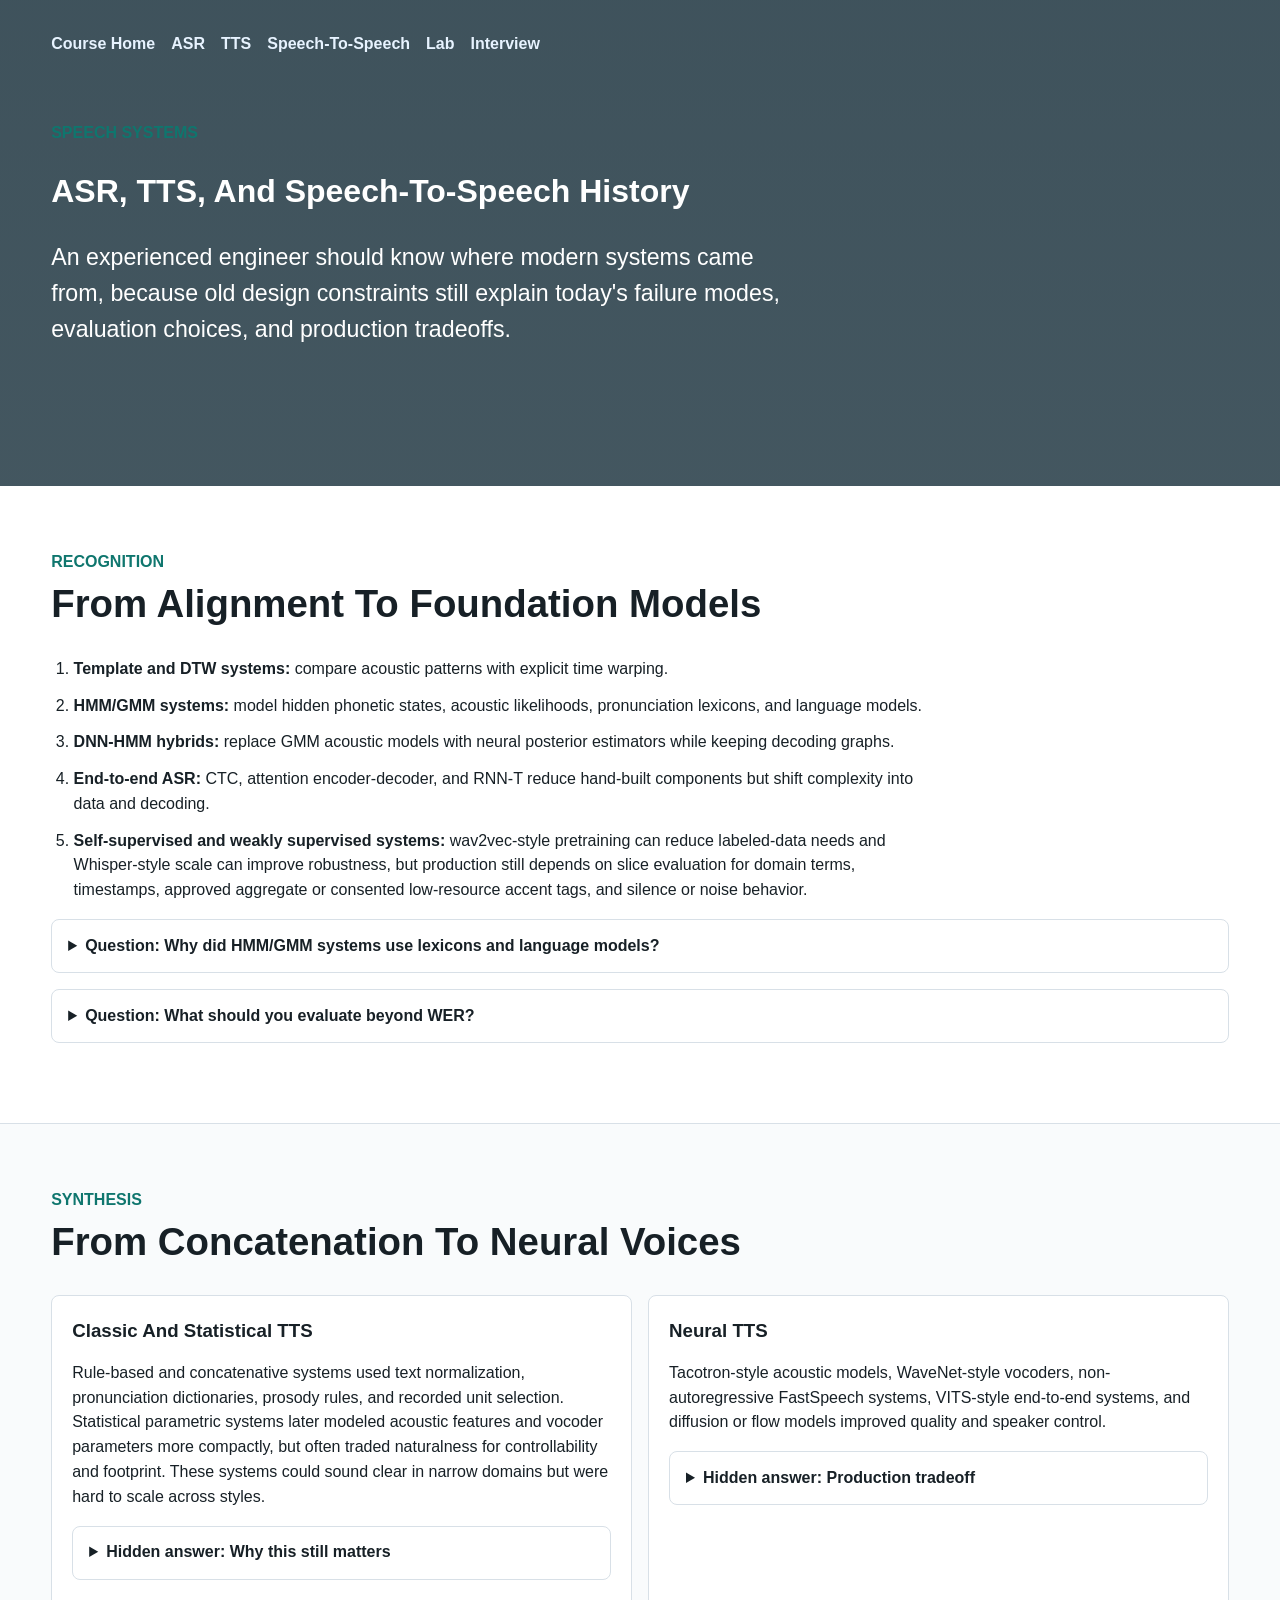
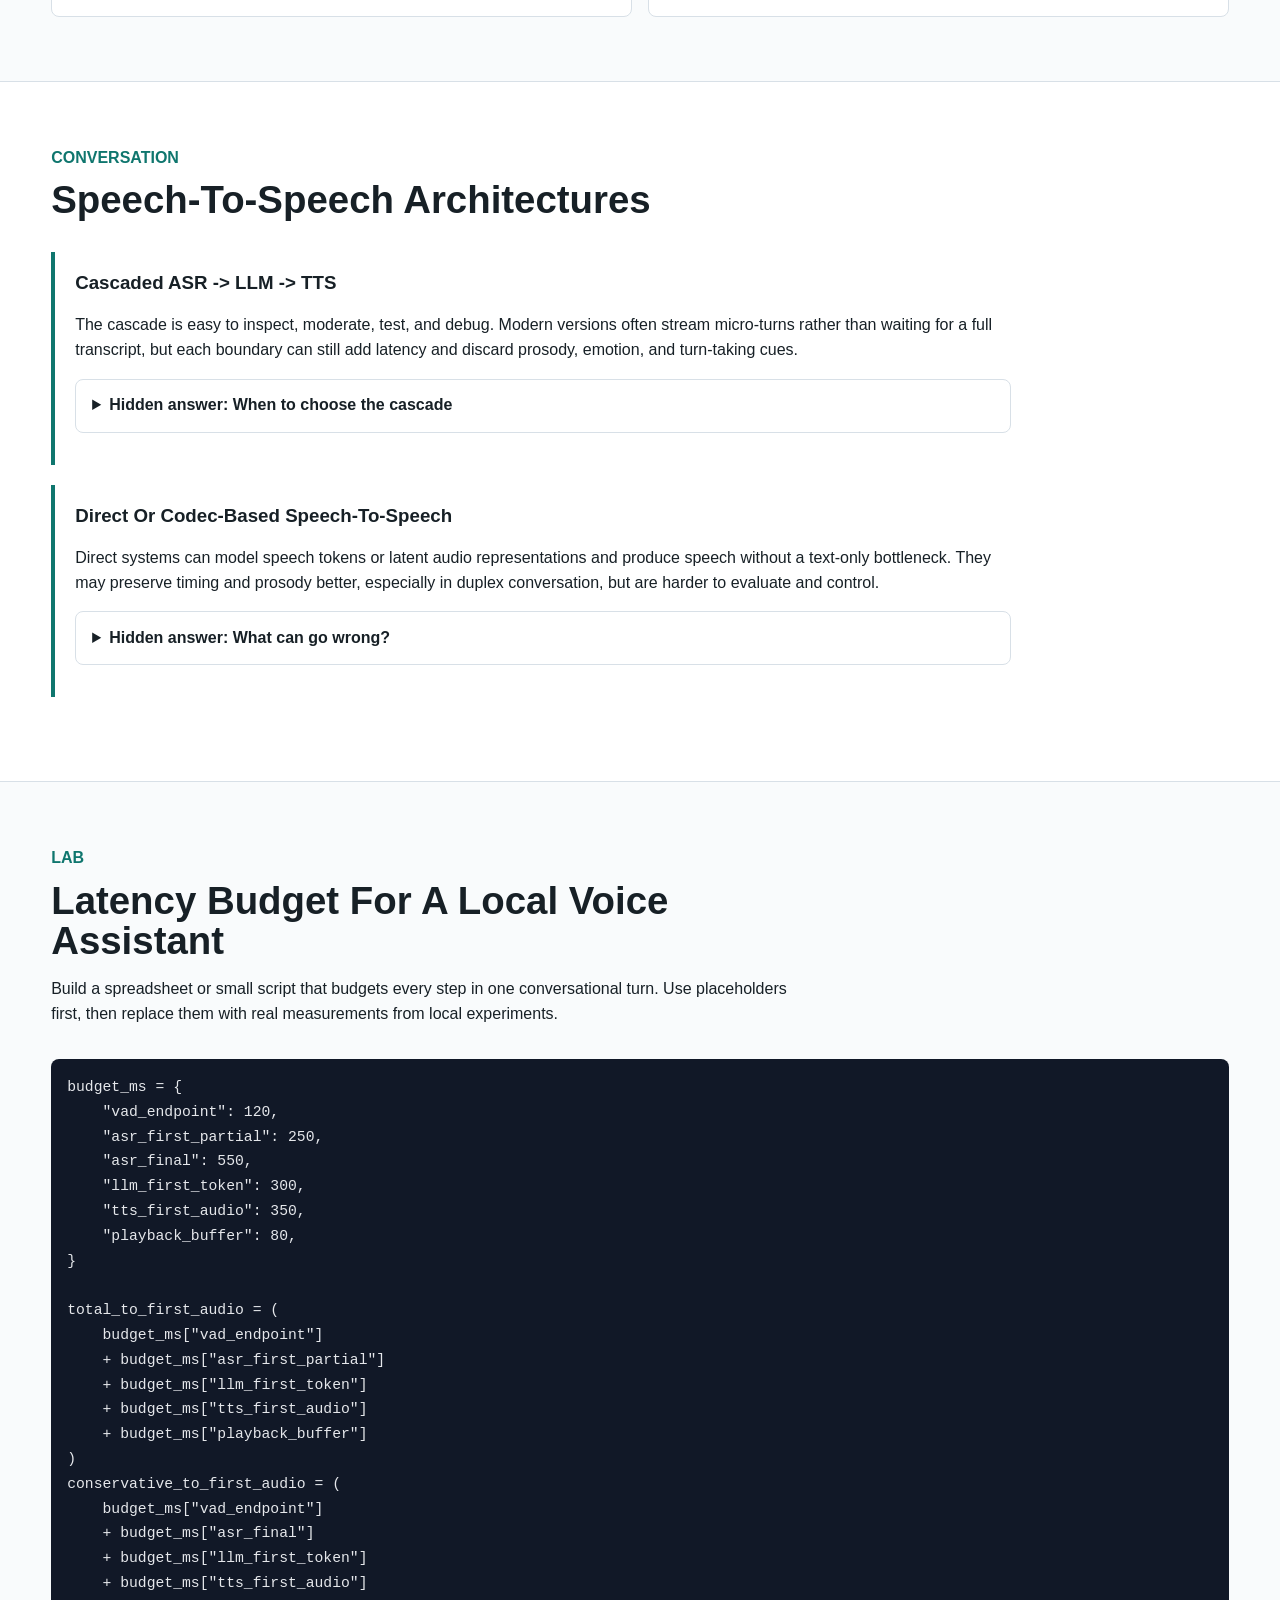
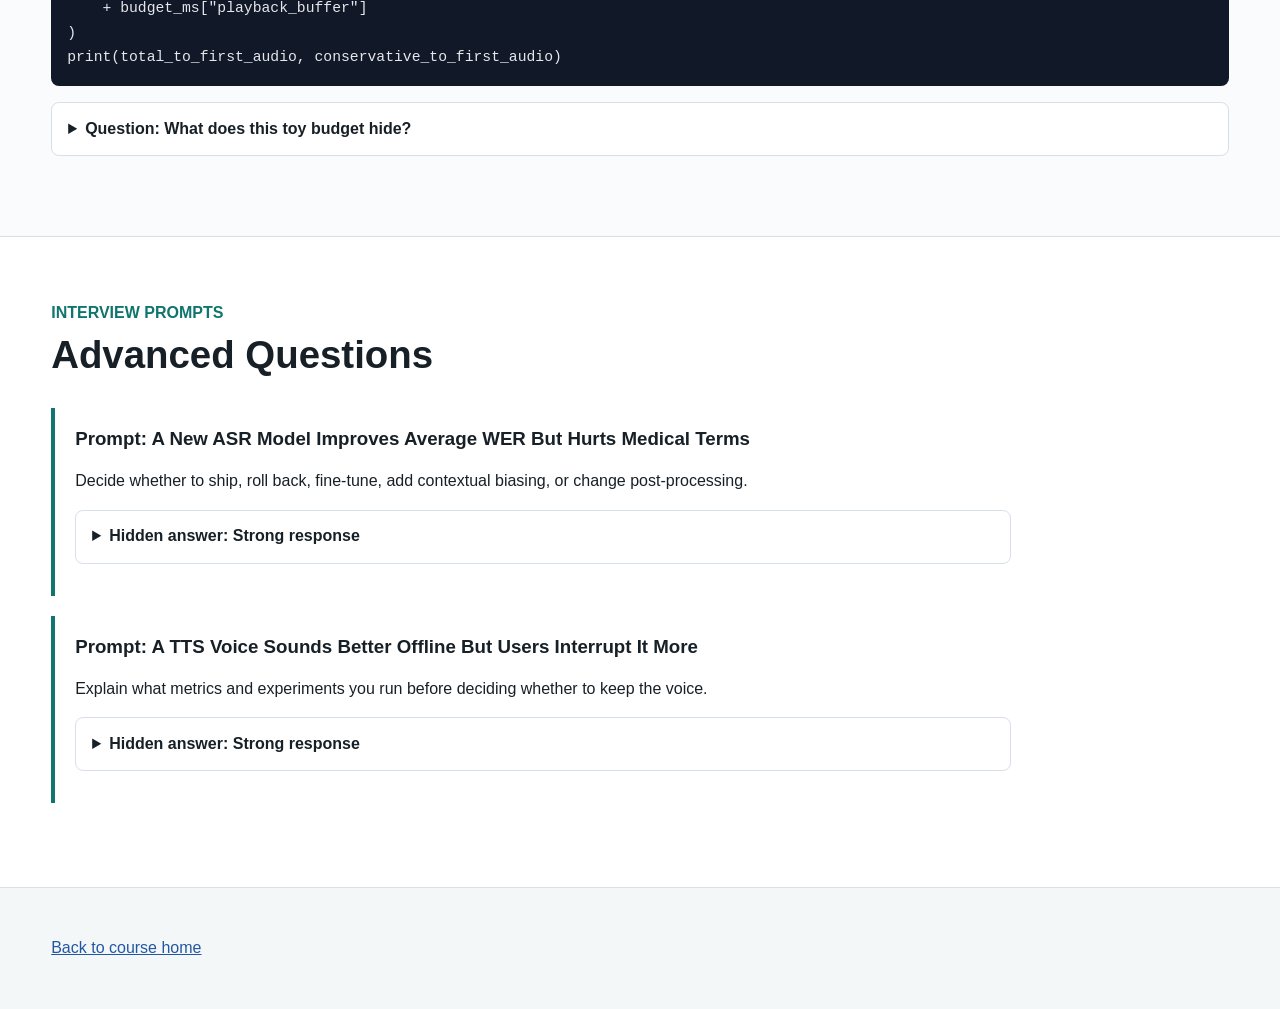
<file: lessons/asr-tts-speech-history.html>
<!doctype html>
<html lang="en">
<head>
  <meta charset="utf-8">
  <meta name="viewport" content="width=device-width, initial-scale=1">
  <title>ASR, TTS, And Speech-To-Speech History</title>
  <link rel="stylesheet" href="../styles.css?v=20260616c">
</head>
<body>
  <header class="lesson-hero">
    <nav>
      <a href="../index.html">Course Home</a>
      <a href="#asr">ASR</a>
      <a href="#tts">TTS</a>
      <a href="#s2s">Speech-To-Speech</a>
      <a href="#lab">Lab</a>
      <a href="#interview">Interview</a>
    </nav>
    <p class="eyebrow">Speech Systems</p>
    <h1>ASR, TTS, And Speech-To-Speech History</h1>
    <p class="lede">
      An experienced engineer should know where modern systems came from, because old
      design constraints still explain today's failure modes, evaluation
      choices, and production tradeoffs.
    </p>
  </header>

  <main>
    <section id="asr" class="band">
      <div class="section-head">
        <p class="eyebrow">Recognition</p>
        <h2>From Alignment To Foundation Models</h2>
      </div>
      <ol class="steps">
        <li><strong>Template and DTW systems:</strong> compare acoustic patterns with explicit time warping.</li>
        <li><strong>HMM/GMM systems:</strong> model hidden phonetic states, acoustic likelihoods, pronunciation lexicons, and language models.</li>
        <li><strong>DNN-HMM hybrids:</strong> replace GMM acoustic models with neural posterior estimators while keeping decoding graphs.</li>
        <li><strong>End-to-end ASR:</strong> CTC, attention encoder-decoder, and RNN-T reduce hand-built components but shift complexity into data and decoding.</li>
        <li><strong>Self-supervised and weakly supervised systems:</strong> wav2vec-style pretraining can reduce labeled-data needs and Whisper-style scale can improve robustness, but production still depends on slice evaluation for domain terms, timestamps, approved aggregate or consented low-resource accent tags, and silence or noise behavior.</li>
      </ol>
      <details class="qa">
        <summary>Question: Why did HMM/GMM systems use lexicons and language models?</summary>
        <p>
          They separated acoustic evidence from pronunciation and word sequence
          probability. This made it possible to inject vocabulary, constrain
          decoding, and improve domain language without retraining the acoustic
          model. Modern systems often hide these pieces, but contextual biasing,
          rescoring, and post-processing are descendants of the same idea.
        </p>
      </details>
      <details class="qa">
        <summary>Question: What should you evaluate beyond WER?</summary>
        <p>
          Track entity error rate, timestamp error, diarization error, partial
          transcript churn, approved aggregate language and accent slices, noise
          slices, latency, memory, throughput, and downstream task success. WER
          can improve while product quality regresses.
        </p>
      </details>
    </section>

    <section id="tts" class="band">
      <div class="section-head">
        <p class="eyebrow">Synthesis</p>
        <h2>From Concatenation To Neural Voices</h2>
      </div>
      <div class="grid two">
        <article class="card">
          <h3>Classic And Statistical TTS</h3>
          <p>
            Rule-based and concatenative systems used text normalization,
            pronunciation dictionaries, prosody rules, and recorded unit
            selection. Statistical parametric systems later modeled acoustic
            features and vocoder parameters more compactly, but often traded
            naturalness for controllability and footprint. These systems could
            sound clear in narrow domains but were hard to scale across styles.
          </p>
          <details class="qa">
            <summary>Hidden answer: Why this still matters</summary>
            <p>
              Text normalization remains a major source of TTS bugs. Dates,
              currency, addresses, abbreviations, code snippets, and names can
              break naturalness before the neural model sees the input.
            </p>
          </details>
        </article>
        <article class="card">
          <h3>Neural TTS</h3>
          <p>
            Tacotron-style acoustic models, WaveNet-style vocoders,
            non-autoregressive FastSpeech systems, VITS-style end-to-end
            systems, and diffusion or flow models improved quality and speaker
            control.
          </p>
          <details class="qa">
            <summary>Hidden answer: Production tradeoff</summary>
            <p>
              Higher MOS can raise first-audio-byte latency, GPU cost, memory,
              and failure risk. A strong rollout compares quality by slice,
              conversational latency, cold starts, streaming chunk behavior,
              safety controls, and rollback readiness.
            </p>
          </details>
        </article>
      </div>
    </section>

    <section id="s2s" class="band">
      <div class="section-head">
        <p class="eyebrow">Conversation</p>
        <h2>Speech-To-Speech Architectures</h2>
      </div>
      <article class="prompt">
        <h3>Cascaded ASR -> LLM -> TTS</h3>
        <p>
          The cascade is easy to inspect, moderate, test, and debug. Modern
          versions often stream micro-turns rather than waiting for a full
          transcript, but each boundary can still add latency and discard
          prosody, emotion, and turn-taking cues.
        </p>
        <details class="qa">
          <summary>Hidden answer: When to choose the cascade</summary>
          <p>
            Choose it when correctness, explainability, safety review,
            transcript UI, tool use, enterprise compliance, and incremental
            rollout matter more than preserving every acoustic cue. Treat it as
            the baseline to beat, then compare native or codec-based speech
            models on latency, barge-in, grounding, safety, and rollback.
          </p>
        </details>
      </article>
      <article class="prompt">
        <h3>Direct Or Codec-Based Speech-To-Speech</h3>
        <p>
          Direct systems can model speech tokens or latent audio representations
          and produce speech without a text-only bottleneck. They may preserve
          timing and prosody better, especially in duplex conversation, but are
          harder to evaluate and control.
        </p>
        <details class="qa">
          <summary>Hidden answer: What can go wrong?</summary>
          <p>
            Risks include speaker leakage, unstable prosody, hallucinated
            content, poor tool-use grounding, hard-to-audit safety behavior,
            bitrate artifacts, and difficult regression triage. Evaluation must
            include intelligibility, semantic faithfulness, latency, speaker
            similarity, safety, and user task success.
          </p>
        </details>
      </article>
    </section>

    <section id="lab" class="band">
      <div class="section-head">
        <p class="eyebrow">Lab</p>
        <h2>Latency Budget For A Local Voice Assistant</h2>
        <p>
          Build a spreadsheet or small script that budgets every step in one
          conversational turn. Use placeholders first, then replace them with
          real measurements from local experiments.
        </p>
      </div>
      <pre><code class="language-python">budget_ms = {
    "vad_endpoint": 120,
    "asr_first_partial": 250,
    "asr_final": 550,
    "llm_first_token": 300,
    "tts_first_audio": 350,
    "playback_buffer": 80,
}

total_to_first_audio = (
    budget_ms["vad_endpoint"]
    + budget_ms["asr_first_partial"]
    + budget_ms["llm_first_token"]
    + budget_ms["tts_first_audio"]
    + budget_ms["playback_buffer"]
)
conservative_to_first_audio = (
    budget_ms["vad_endpoint"]
    + budget_ms["asr_final"]
    + budget_ms["llm_first_token"]
    + budget_ms["tts_first_audio"]
    + budget_ms["playback_buffer"]
)
print(total_to_first_audio, conservative_to_first_audio)</code></pre>
      <details class="qa">
        <summary>Question: What does this toy budget hide?</summary>
        <p>
          It hides overlap between stages, network jitter, queueing, cold
          starts, text normalization, endpointing mistakes, audio device
          buffers, cancellation, barge-in, retries, and whether the assistant
          can safely act on an ASR partial or must wait for a final transcript.
          The next version should record per-stage traces for successful, slow,
          interrupted, and failed turns.
        </p>
      </details>
    </section>

    <section id="interview" class="band">
      <div class="section-head">
        <p class="eyebrow">Interview Prompts</p>
        <h2>Advanced Questions</h2>
      </div>
      <article class="prompt">
        <h3>Prompt: A New ASR Model Improves Average WER But Hurts Medical Terms</h3>
        <p>
          Decide whether to ship, roll back, fine-tune, add contextual biasing,
          or change post-processing.
        </p>
        <details class="qa">
          <summary>Hidden answer: Strong response</summary>
          <p>
            Do not ship broadly if critical entities regress. Quantify the
            domain-term slice, inspect substitutions, compare decoding and
            normalization changes, test contextual biasing or rescoring, and
            canary only on safe traffic. Tie the decision to product risk,
            privacy constraints, owner approval, rollback, and a follow-up data
            plan.
          </p>
        </details>
      </article>
      <article class="prompt">
        <h3>Prompt: A TTS Voice Sounds Better Offline But Users Interrupt It More</h3>
        <p>
          Explain what metrics and experiments you run before deciding whether
          to keep the voice.
        </p>
        <details class="qa">
          <summary>Hidden answer: Strong response</summary>
          <p>
            Measure first-audio-byte latency, completion rate, interruption
            rate, perceived pace, pronunciation errors, long-form fatigue,
            sentence streaming, cold starts, and task success. Offline MOS is
            useful, but conversational UX can fail because the voice starts too
            late, speaks too slowly, mispronounces key terms, or prevents
            natural turn-taking.
          </p>
        </details>
      </article>
    </section>
  </main>

  <footer>
    <p><a href="../index.html">Back to course home</a></p>
  </footer>
</body>
</html>
</file>
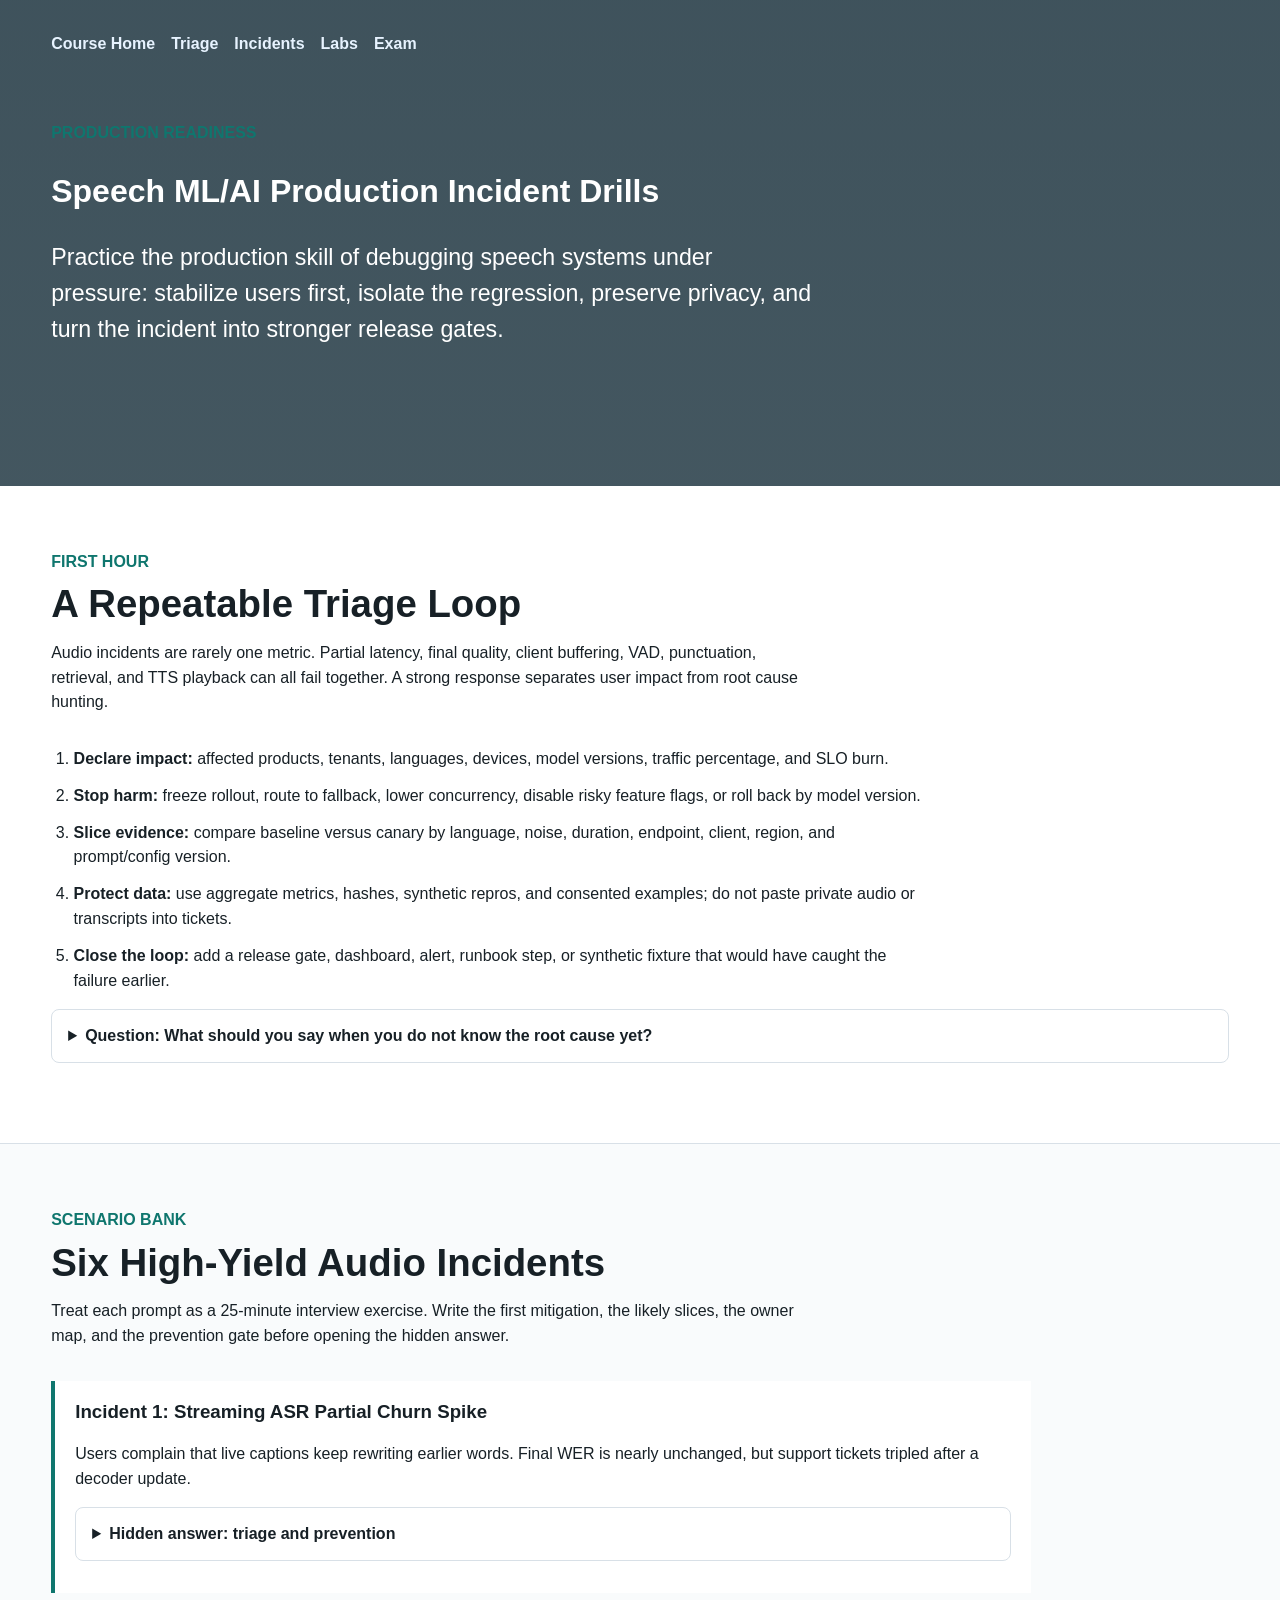
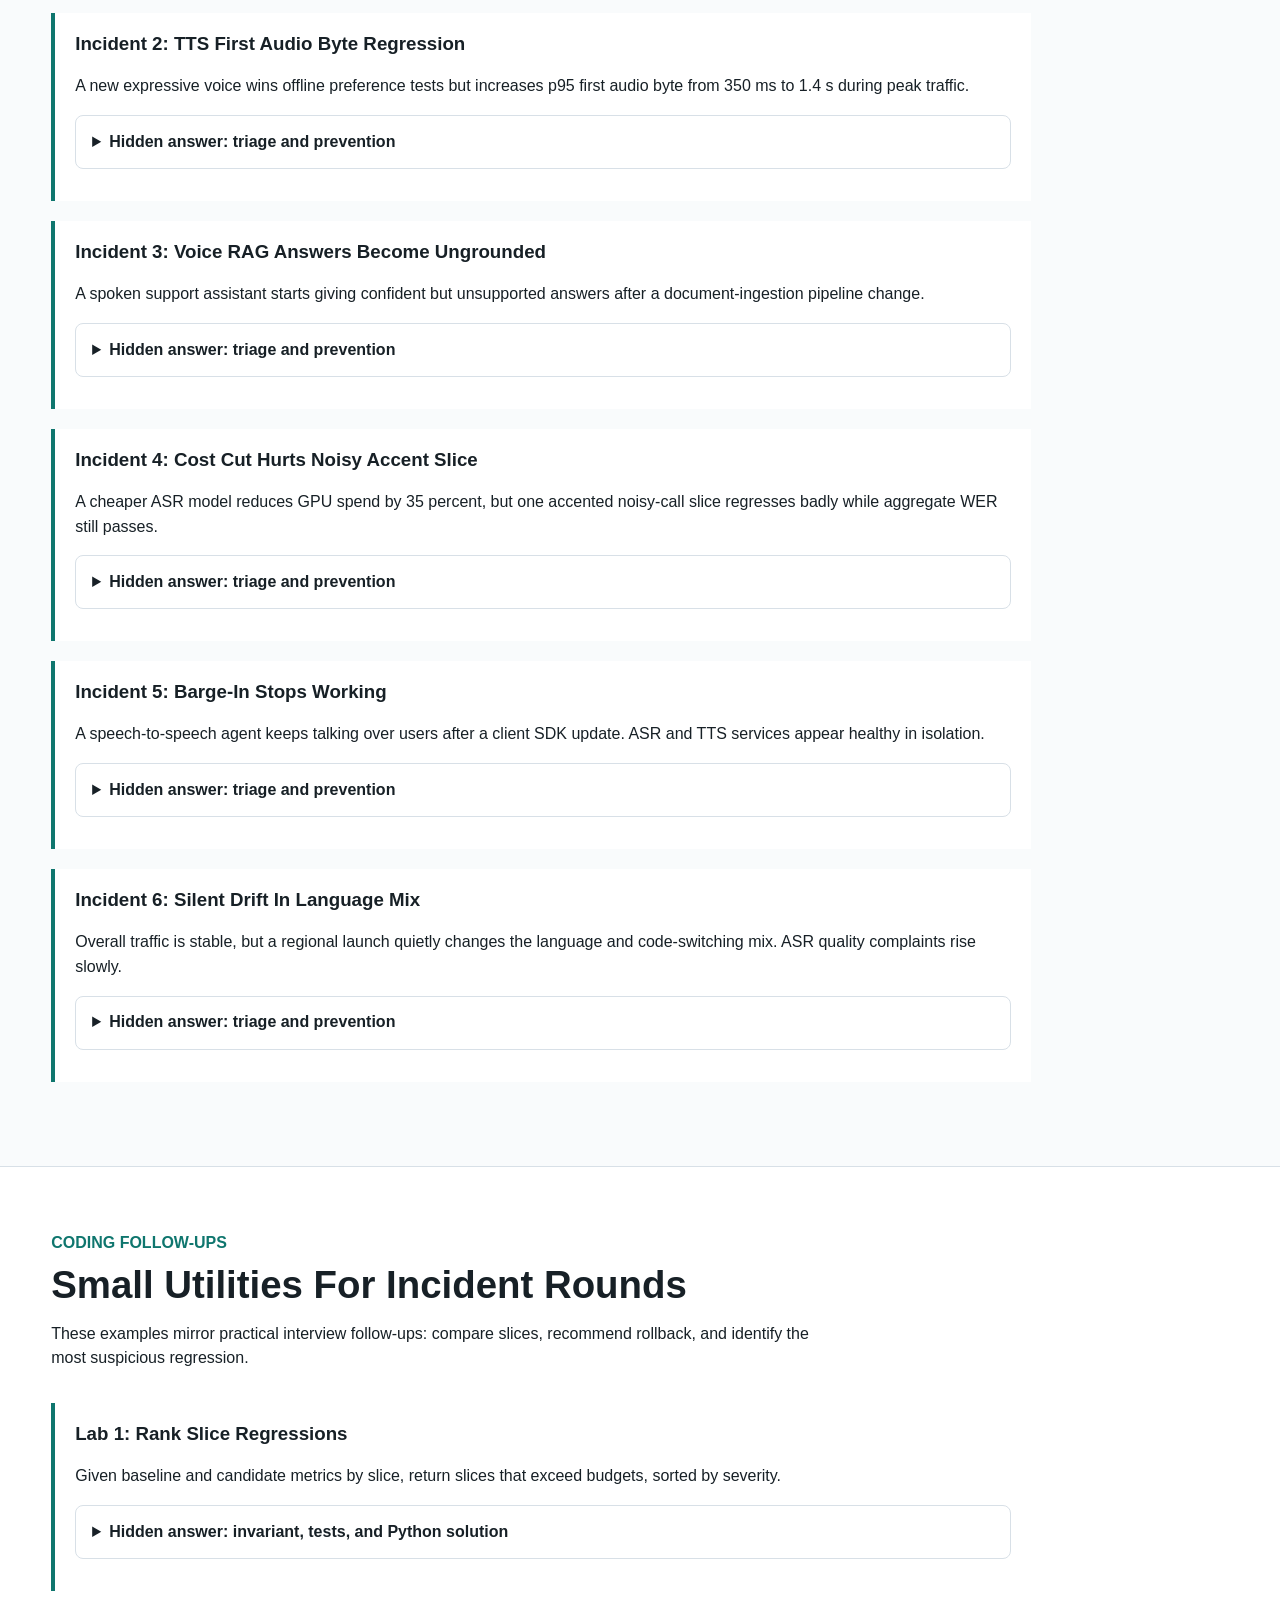
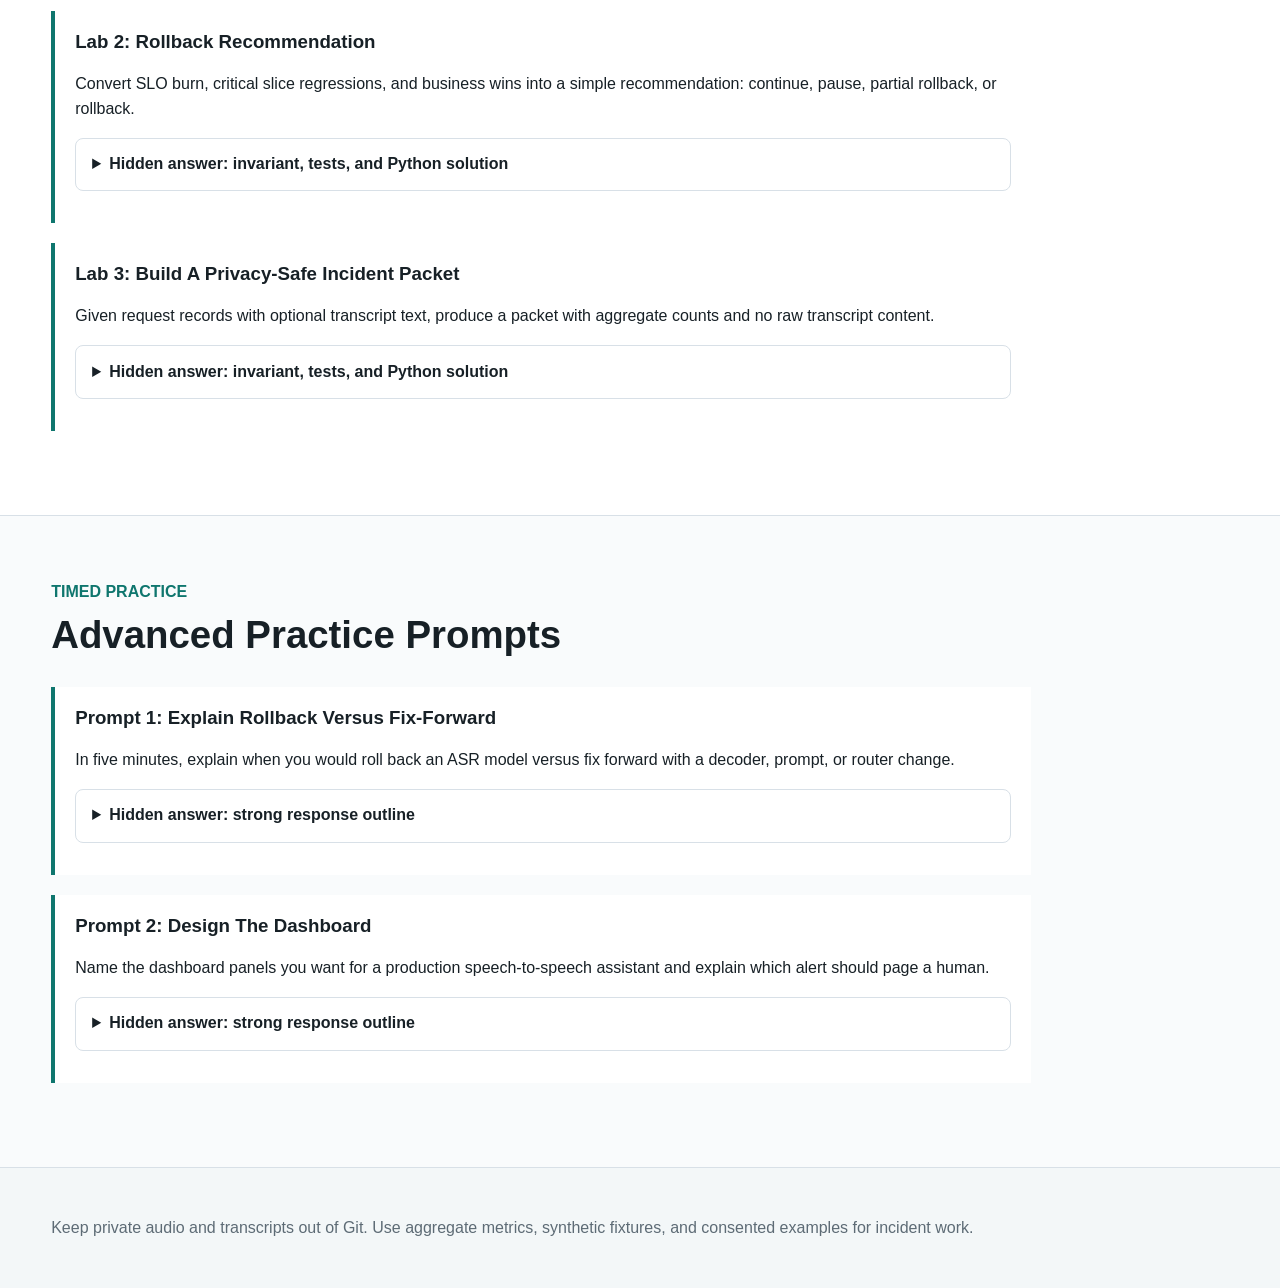
<file: lessons/audio-ml-production-incidents.html>
<!doctype html>
<html lang="en">
<head>
  <meta charset="utf-8">
  <meta name="viewport" content="width=device-width, initial-scale=1">
  <title>Speech ML/AI Production Incident Drills</title>
  <link rel="stylesheet" href="../styles.css?v=20260616c">
</head>
<body>
  <header class="lesson-hero">
    <nav>
      <a href="../index.html">Course Home</a>
      <a href="#triage">Triage</a>
      <a href="#incidents">Incidents</a>
      <a href="#labs">Labs</a>
      <a href="#exam">Exam</a>
    </nav>
    <p class="eyebrow">Production Readiness</p>
    <h1>Speech ML/AI Production Incident Drills</h1>
    <p class="lede">
      Practice the production skill of debugging speech systems under pressure:
      stabilize users first, isolate the regression, preserve privacy, and turn
      the incident into stronger release gates.
    </p>
  </header>

  <main>
    <section id="triage" class="band">
      <div class="section-head">
        <p class="eyebrow">First Hour</p>
        <h2>A Repeatable Triage Loop</h2>
        <p>
          Audio incidents are rarely one metric. Partial latency, final quality,
          client buffering, VAD, punctuation, retrieval, and TTS playback can
          all fail together. A strong response separates user impact from root
          cause hunting.
        </p>
      </div>
      <ol class="steps">
        <li><strong>Declare impact:</strong> affected products, tenants, languages, devices, model versions, traffic percentage, and SLO burn.</li>
        <li><strong>Stop harm:</strong> freeze rollout, route to fallback, lower concurrency, disable risky feature flags, or roll back by model version.</li>
        <li><strong>Slice evidence:</strong> compare baseline versus canary by language, noise, duration, endpoint, client, region, and prompt/config version.</li>
        <li><strong>Protect data:</strong> use aggregate metrics, hashes, synthetic repros, and consented examples; do not paste private audio or transcripts into tickets.</li>
        <li><strong>Close the loop:</strong> add a release gate, dashboard, alert, runbook step, or synthetic fixture that would have caught the failure earlier.</li>
      </ol>
      <details class="qa">
        <summary>Question: What should you say when you do not know the root cause yet?</summary>
        <p>
          Say what is known about impact, what has been mitigated, what evidence
          is being sliced next, and when the next update will arrive. Avoid
          guessing. Advanced incident communication separates confirmed facts from
          hypotheses.
        </p>
      </details>
    </section>

    <section id="incidents" class="band">
      <div class="section-head">
        <p class="eyebrow">Scenario Bank</p>
        <h2>Six High-Yield Audio Incidents</h2>
        <p>
          Treat each prompt as a 25-minute interview exercise. Write the first
          mitigation, the likely slices, the owner map, and the prevention gate
          before opening the hidden answer.
        </p>
      </div>

      <article class="prompt">
        <h3>Incident 1: Streaming ASR Partial Churn Spike</h3>
        <p>
          Users complain that live captions keep rewriting earlier words. Final
          WER is nearly unchanged, but support tickets tripled after a decoder
          update.
        </p>
        <details class="qa">
          <summary>Hidden answer: triage and prevention</summary>
          <p>
            Mitigate by rolling back the decoder or raising partial-stability
            thresholds for affected routes. Slice by utterance duration, endpoint
            VAD state, beam size, language, device, and network jitter. Look for
            changed emission timing, punctuation instability, hotword biasing, or
            aggressive rescoring. Add partial churn, first stable token latency,
            and finalization delay to release gates; final WER alone is not
            enough for streaming UX.
          </p>
        </details>
      </article>

      <article class="prompt">
        <h3>Incident 2: TTS First Audio Byte Regression</h3>
        <p>
          A new expressive voice wins offline preference tests but increases
          p95 first audio byte from 350 ms to 1.4 s during peak traffic.
        </p>
        <details class="qa">
          <summary>Hidden answer: triage and prevention</summary>
          <p>
            Mitigate with fallback voice routing, shorter first sentence chunks,
            warm pools, or canary rollback. Slice text length, language, voice,
            region, vocoder path, cache hit rate, autoscaling cold starts, and
            queue depth. Prevention needs conversational latency gates, not only
            MOS or preference tests. Track first audio byte, chunk cadence,
            playback underruns, cost per generated minute, and abandonment.
          </p>
        </details>
      </article>

      <article class="prompt">
        <h3>Incident 3: Voice RAG Answers Become Ungrounded</h3>
        <p>
          A spoken support assistant starts giving confident but unsupported
          answers after a document-ingestion pipeline change.
        </p>
        <details class="qa">
          <summary>Hidden answer: triage and prevention</summary>
          <p>
            Mitigate by pinning the previous index, disabling affected document
            namespaces, or forcing human handoff when retrieval confidence is
            weak. Slice by document version, embedding model, chunker, ASR error
            class, query language, and top-k overlap with the old index. Add
            retrieval regression tests from spoken queries, citation coverage,
            answer-grounding checks, and index lineage to the release gate.
          </p>
        </details>
      </article>

      <article class="prompt">
        <h3>Incident 4: Cost Cut Hurts Noisy Accent Slice</h3>
        <p>
          A cheaper ASR model reduces GPU spend by 35 percent, but one accented
          noisy-call slice regresses badly while aggregate WER still passes.
        </p>
        <details class="qa">
          <summary>Hidden answer: triage and prevention</summary>
          <p>
            Pause rollout or route the affected slice to the stronger model.
            Compare WER, entity error rate, confidence calibration, correction
            rate, and escalation rate by accent proxy, SNR bucket, duration,
            device, and domain. Use governed, consented labels or coarse
            operational slices; do not infer protected attributes from private
            audio just to debug the incident. A staff-level tradeoff may keep a
            tiered model router, but only if slice quality and fairness gates are
            explicit. Add cost-quality frontier reviews instead of aggregate-only
            cost wins.
          </p>
        </details>
      </article>

      <article class="prompt">
        <h3>Incident 5: Barge-In Stops Working</h3>
        <p>
          A speech-to-speech agent keeps talking over users after a client SDK
          update. ASR and TTS services appear healthy in isolation.
        </p>
        <details class="qa">
          <summary>Hidden answer: triage and prevention</summary>
          <p>
            Mitigate by reverting the SDK, disabling full-duplex mode, or routing
            to push-to-talk for affected clients. Slice by SDK version, device,
            echo cancellation state, VAD endpointing, playback state, and event
            ordering between microphone frames and TTS cancellation. Prevention
            needs end-to-end turn-taking tests with overlapping audio, not only
            component health checks.
          </p>
        </details>
      </article>

      <article class="prompt">
        <h3>Incident 6: Silent Drift In Language Mix</h3>
        <p>
          Overall traffic is stable, but a regional launch quietly changes the
          language and code-switching mix. ASR quality complaints rise slowly.
        </p>
        <details class="qa">
          <summary>Hidden answer: triage and prevention</summary>
          <p>
            Mitigate with slice-specific routing, contextual language hints, or
            rollback of the regional launch path if quality is below contract.
            Monitor aggregate feature drift, language-id distribution, OOV rate,
            correction rate, fallback rate, and human escalation. Use privacy-safe
            aggregates and governed samples. Prevention needs traffic-mix drift
            alerts tied to eval coverage, not just model metric dashboards.
          </p>
        </details>
      </article>
    </section>

    <section id="labs" class="band">
      <div class="section-head">
        <p class="eyebrow">Coding Follow-Ups</p>
        <h2>Small Utilities For Incident Rounds</h2>
        <p>
          These examples mirror practical interview follow-ups: compare slices,
          recommend rollback, and identify the most suspicious regression.
        </p>
      </div>

      <article class="prompt">
        <h3>Lab 1: Rank Slice Regressions</h3>
        <p>
          Given baseline and candidate metrics by slice, return slices that
          exceed budgets, sorted by severity.
        </p>
        <details class="qa">
          <summary>Hidden answer: invariant, tests, and Python solution</summary>
          <p>
            Invariant: each slice is compared only against its own baseline.
            Test missing baseline, missing metric, exactly-on-budget deltas,
            lower-is-better metrics like WER, and higher-is-better metrics like
            task success.
          </p>
          <pre><code class="language-python">def rank_regressions(baseline, candidate, budgets):
    findings = []
    for slice_name, metrics in candidate.items():
        old = baseline.get(slice_name)
        if old is None:
            findings.append((float("inf"), slice_name, "missing_baseline", None))
            continue

        for metric, rule in budgets.items():
            if metric not in metrics or metric not in old:
                findings.append((float("inf"), slice_name, metric, "missing_metric"))
                continue

            delta = metrics[metric] - old[metric]
            allowed = rule["allowed_delta"]
            direction = rule["direction"]
            if direction == "lower_is_better":
                severity = delta - allowed
            elif direction == "higher_is_better":
                severity = -delta - allowed
            else:
                raise ValueError(f"unsupported direction for {metric}: {direction}")

            if severity &gt; 0:
                findings.append((severity, slice_name, metric, delta))

    return sorted(findings, reverse=True)</code></pre>
        </details>
      </article>

      <article class="prompt">
        <h3>Lab 2: Rollback Recommendation</h3>
        <p>
          Convert SLO burn, critical slice regressions, and business wins into a
          simple recommendation: continue, pause, partial rollback, or rollback.
        </p>
        <details class="qa">
          <summary>Hidden answer: invariant, tests, and Python solution</summary>
          <p>
            Invariant: user harm overrides aggregate wins. Test high SLO burn,
            one critical slice, many noncritical warnings, and a clean canary
            with cost or latency improvement.
          </p>
          <pre><code class="language-python">def recommend_rollout(slo_burn, critical_regressions, warnings, aggregate_wins):
    if slo_burn &gt;= 2.0:
        return "rollback", "SLO burn is too high"
    if critical_regressions:
        affected = sorted({item["slice"] for item in critical_regressions})
        if len(affected) &lt;= 2:
            return "partial rollback", "route affected slices: " + ", ".join(affected)
        return "rollback", "critical regressions are broad"
    if len(warnings) &gt;= 3:
        return "pause", "too many unresolved warning signals"
    if aggregate_wins:
        return "continue", "wins are acceptable and guardrails are clean"
    return "pause", "no clear win yet"</code></pre>
        </details>
      </article>

      <article class="prompt">
        <h3>Lab 3: Build A Privacy-Safe Incident Packet</h3>
        <p>
          Given request records with optional transcript text, produce a packet
          with aggregate counts and no raw transcript content.
        </p>
        <details class="qa">
          <summary>Hidden answer: invariant, tests, and Python solution</summary>
          <p>
            Invariant: the output contains counts, versions, and metric summaries
            only, with rare slices bucketed so a one-off language/device pair
            does not identify a user. Test that transcript, audio path, user id,
            and raw text fields never appear in the packet, that missing latency
            values do not crash the report, and that slice keys are stable
            strings suitable for JSON incident reports.
          </p>
          <pre><code class="language-python">from collections import Counter, defaultdict
from math import ceil


def nearest_rank(values, percentile):
    index = ceil(percentile * len(values)) - 1
    return values[index]


def incident_packet(records, min_slice_count=3):
    counts = Counter()
    raw_latency = defaultdict(list)
    versions = Counter()

    for row in records:
        language = row.get("language", "unknown")
        device = row.get("device", "unknown")
        key = f"language={language}|device={device}"
        counts[key] += 1
        if "latency_ms" in row:
            raw_latency[key].append(row["latency_ms"])
        if "model_version" in row:
            versions[row["model_version"]] += 1

    safe_counts = Counter()
    latency = defaultdict(list)
    for key, count in counts.items():
        safe_key = key if count &gt;= min_slice_count else "language=rare|device=rare"
        safe_counts[safe_key] += count
        latency[safe_key].extend(raw_latency[key])

    latency_summary = {}
    for key, values in latency.items():
        if not values:
            continue
        values = sorted(values)
        latency_summary[key] = {
            "count": len(values),
            "p50_ms": nearest_rank(values, 0.50),
            "p95_ms": nearest_rank(values, 0.95),
        }

    return {
        "slice_counts": dict(safe_counts),
        "latency": latency_summary,
        "model_versions": dict(versions),
    }</code></pre>
        </details>
      </article>
    </section>

    <section id="exam" class="band">
      <div class="section-head">
        <p class="eyebrow">Timed Practice</p>
        <h2>Advanced Practice Prompts</h2>
      </div>
      <article class="prompt">
        <h3>Prompt 1: Explain Rollback Versus Fix-Forward</h3>
        <p>
          In five minutes, explain when you would roll back an ASR model versus
          fix forward with a decoder, prompt, or router change.
        </p>
        <details class="qa">
          <summary>Hidden answer: strong response outline</summary>
          <p>
            Roll back when user harm is active, SLO burn is high, privacy or
            safety is at risk, or the blast radius is not understood. Fix
            forward only when the failure is narrow, the mitigation is lower
            risk than rollback, validation is fast, and fallback remains ready.
            Mention model version flags, canary scope, eval slices, owner
            approval, and post-incident release-gate changes.
          </p>
        </details>
      </article>

      <article class="prompt">
        <h3>Prompt 2: Design The Dashboard</h3>
        <p>
          Name the dashboard panels you want for a production speech-to-speech
          assistant and explain which alert should page a human.
        </p>
        <details class="qa">
          <summary>Hidden answer: strong response outline</summary>
          <p>
            Include turn latency, first partial latency, finalization delay,
            TTS first audio byte, barge-in success, ASR confidence, retrieval
            grounding, answer safety, fallback/handoff, cost per minute, error
            budget burn, and slice drift. Page on customer-impacting SLO burn,
            safety/privacy failures, broad fallback spikes, and sustained
            groundedness collapse; ticket lower-severity drift and cost trends.
          </p>
        </details>
      </article>
    </section>
  </main>

  <footer>
    <p>Keep private audio and transcripts out of Git. Use aggregate metrics, synthetic fixtures, and consented examples for incident work.</p>
  </footer>
</body>
</html>
</file>
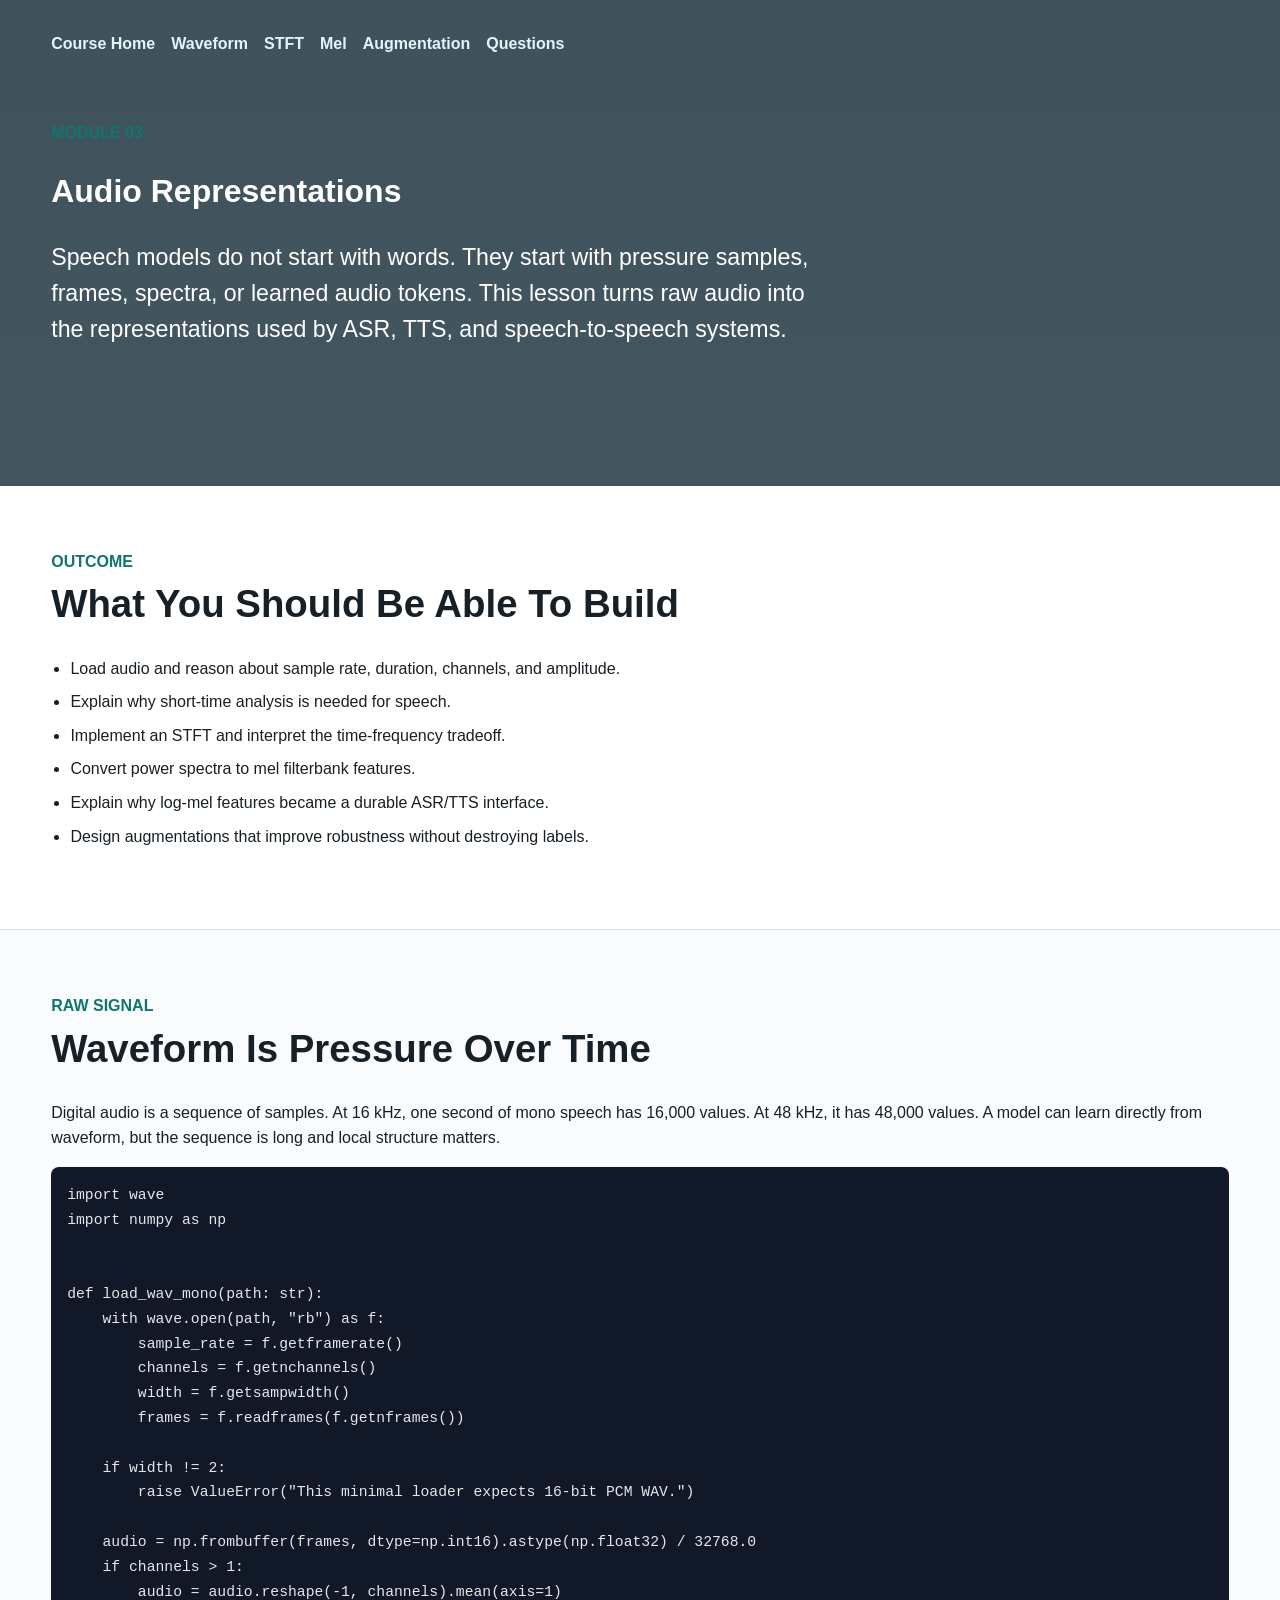
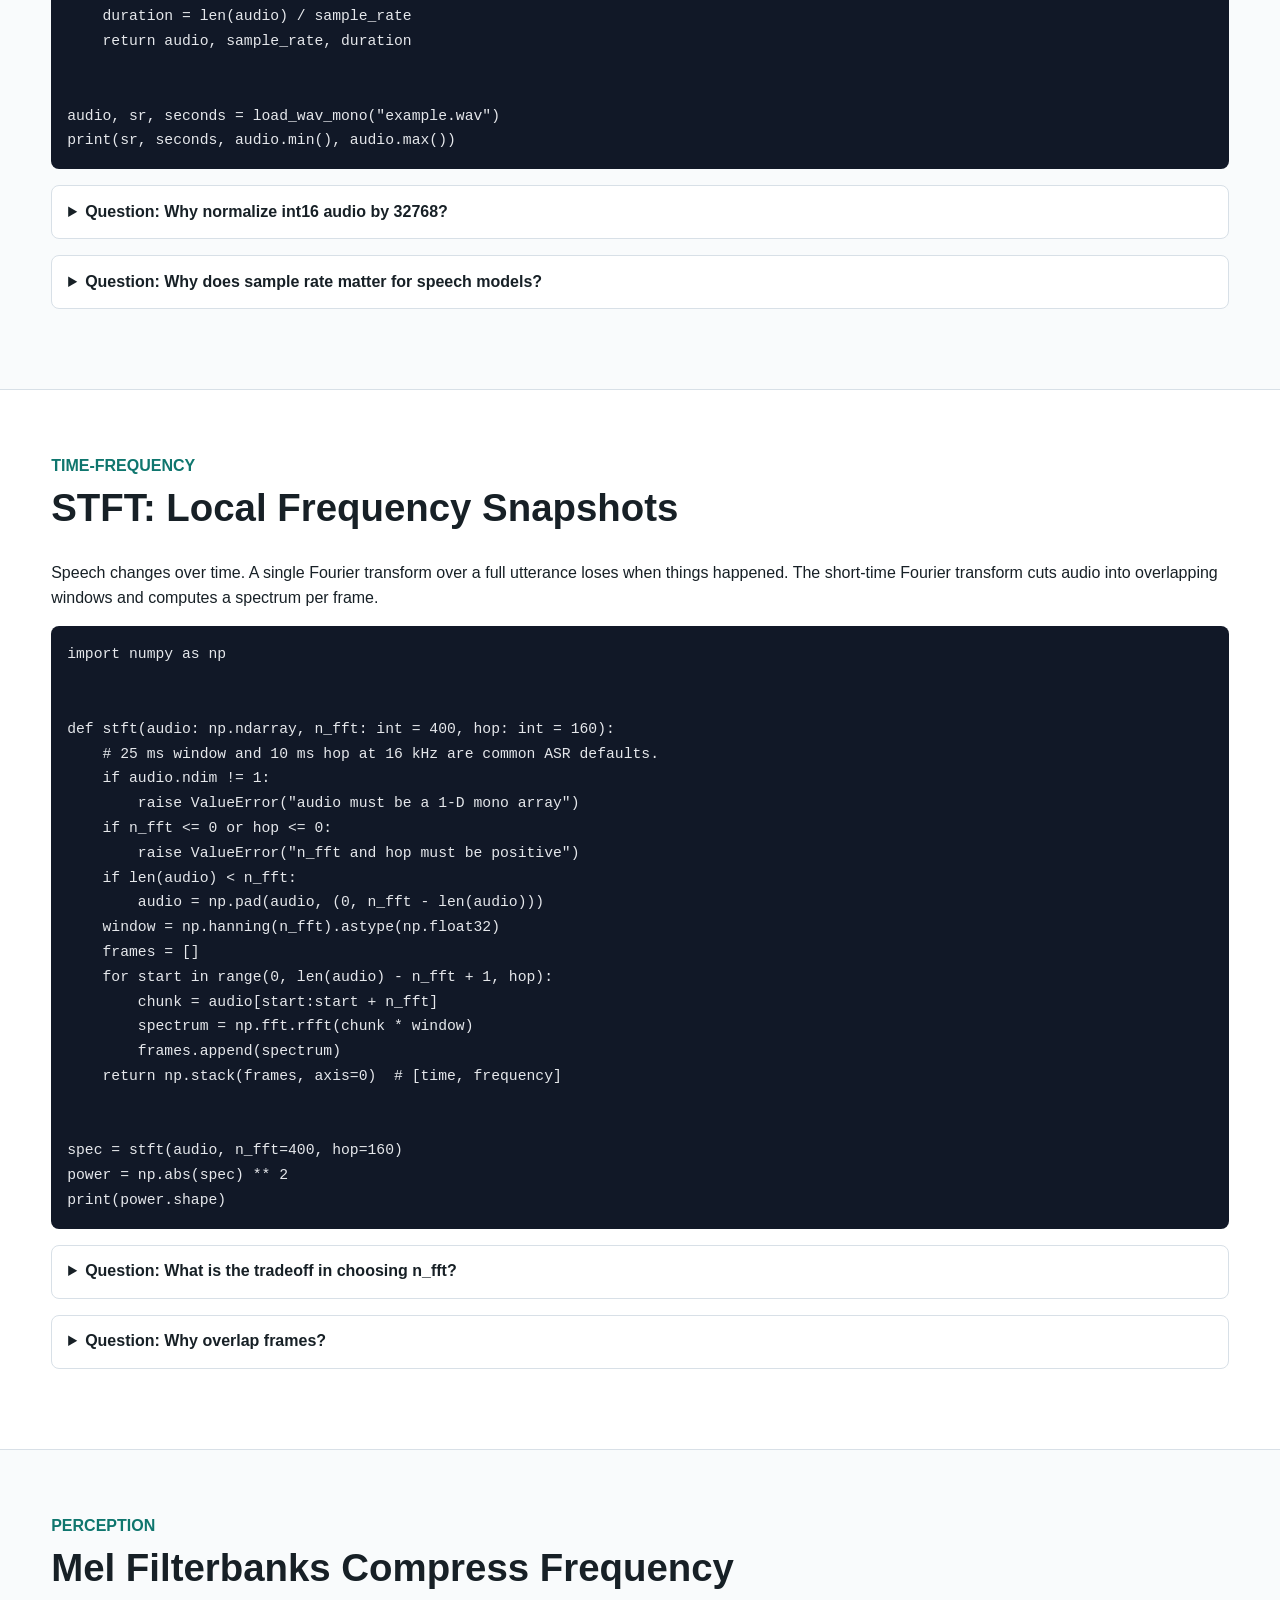
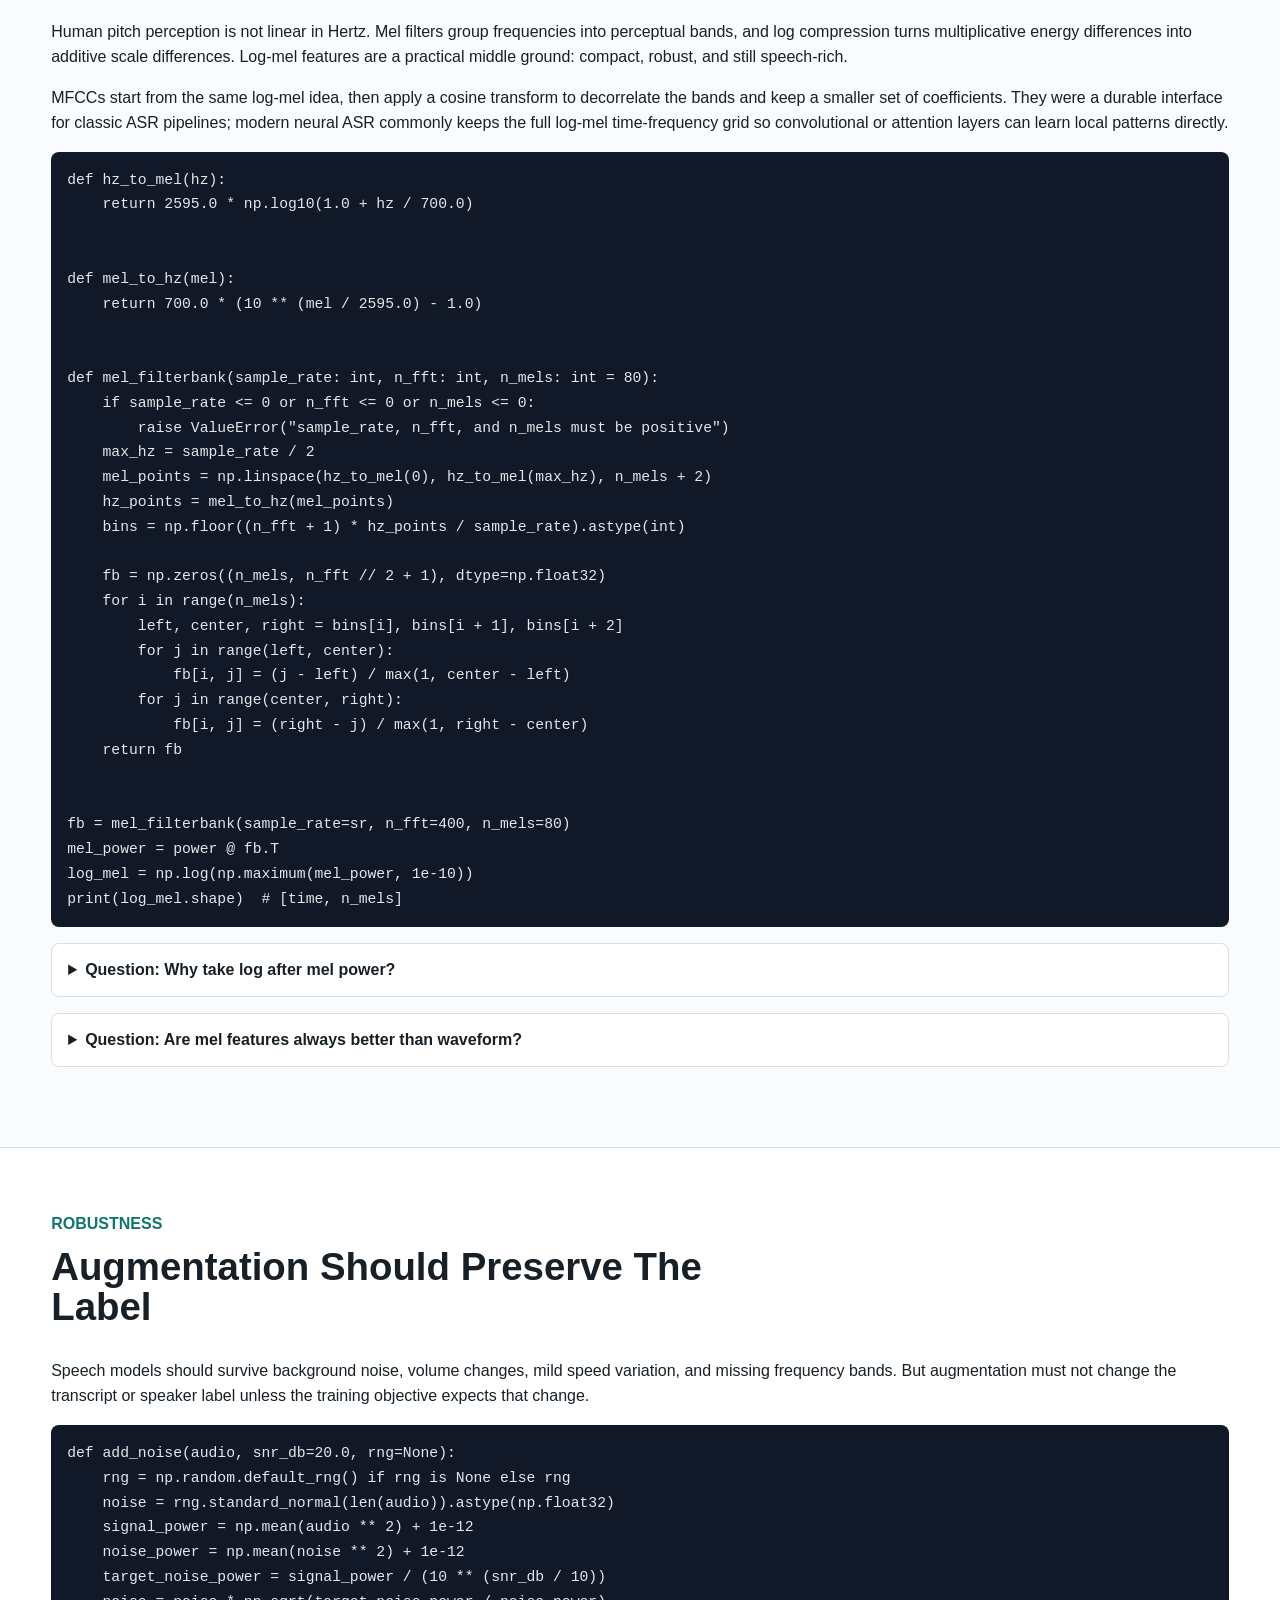
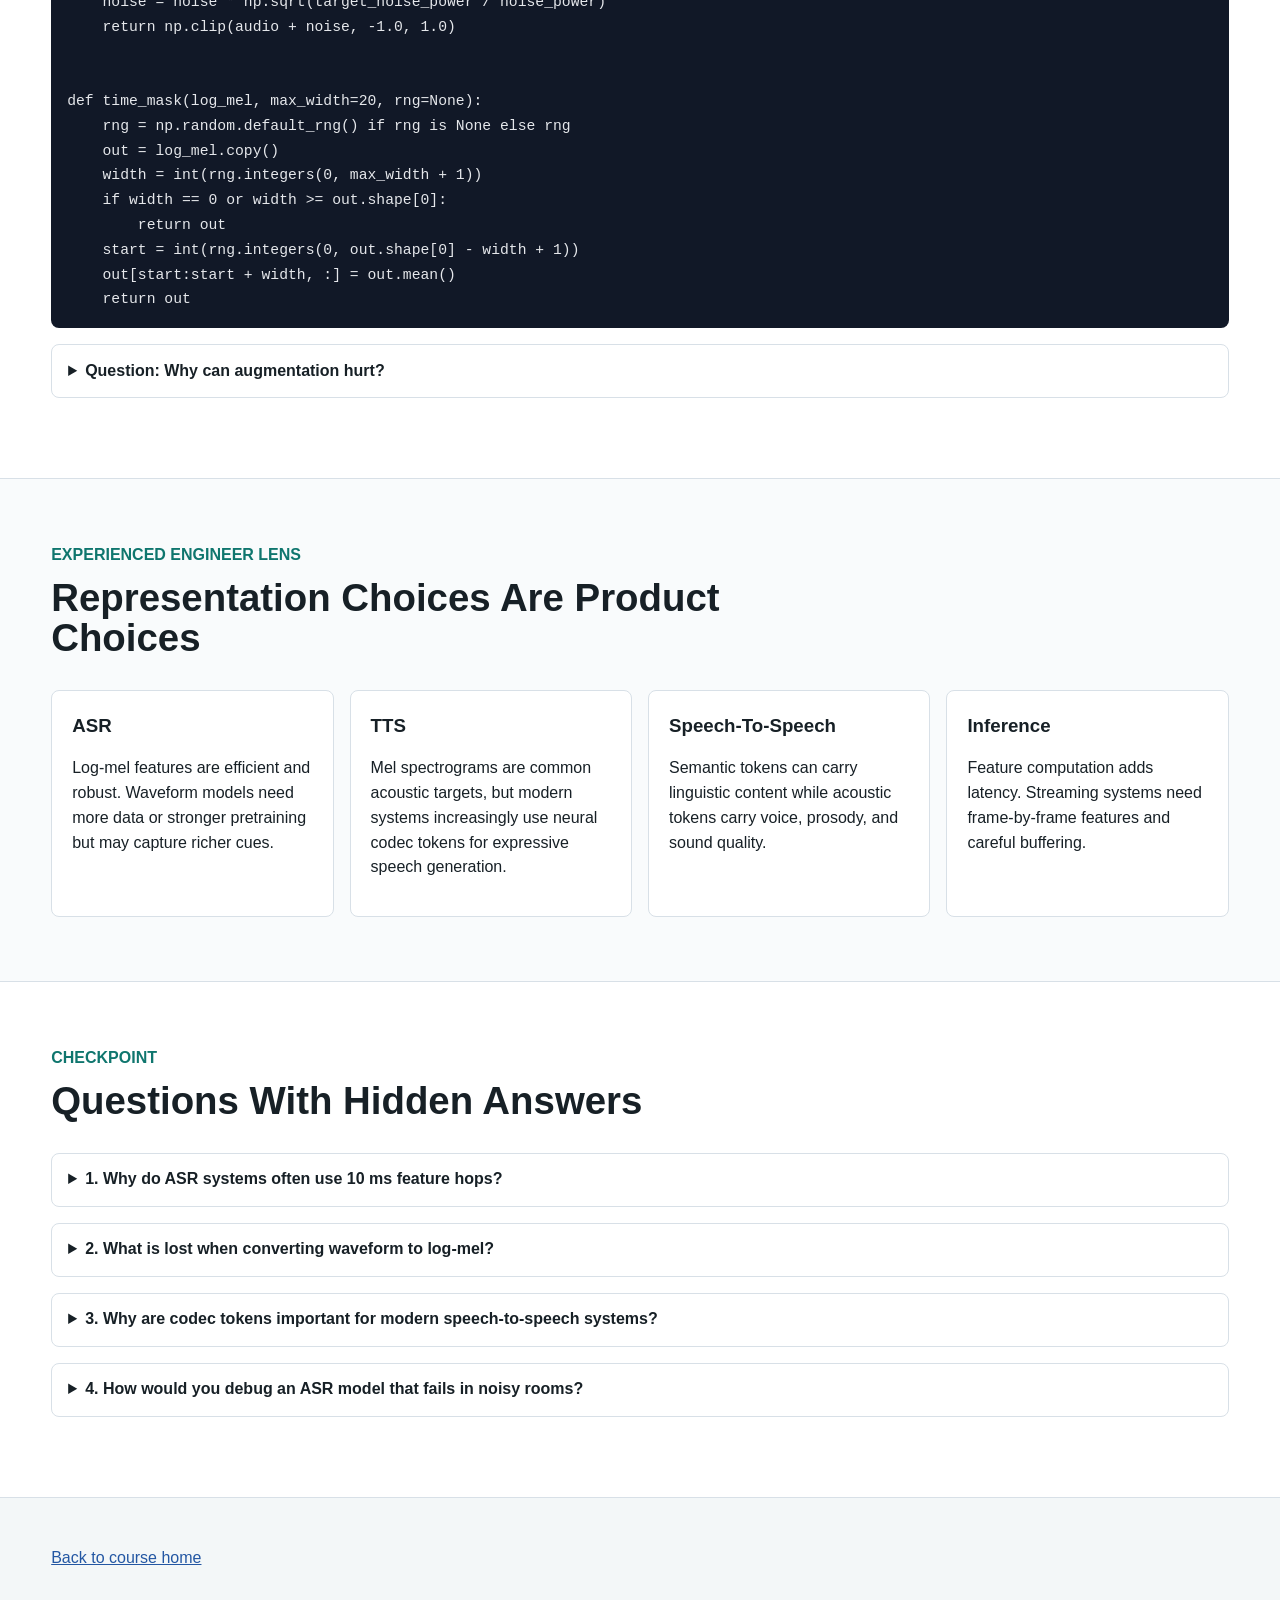
<file: lessons/audio-representations.html>
<!doctype html>
<html lang="en">
<head>
  <meta charset="utf-8">
  <meta name="viewport" content="width=device-width, initial-scale=1">
  <title>Lesson 03 - Audio Representations</title>
  <link rel="stylesheet" href="../styles.css?v=20260616c">
</head>
<body>
  <header class="lesson-hero">
    <nav>
      <a href="../index.html">Course Home</a>
      <a href="#waveform">Waveform</a>
      <a href="#stft">STFT</a>
      <a href="#mel">Mel</a>
      <a href="#augmentation">Augmentation</a>
      <a href="#checkpoints">Questions</a>
    </nav>
    <p class="eyebrow">Module 03</p>
    <h1>Audio Representations</h1>
    <p class="lede">
      Speech models do not start with words. They start with pressure samples,
      frames, spectra, or learned audio tokens. This lesson turns raw audio into
      the representations used by ASR, TTS, and speech-to-speech systems.
    </p>
  </header>

  <main>
    <section class="band">
      <div class="section-head">
        <p class="eyebrow">Outcome</p>
        <h2>What You Should Be Able To Build</h2>
      </div>
      <ul class="checklist">
        <li>Load audio and reason about sample rate, duration, channels, and amplitude.</li>
        <li>Explain why short-time analysis is needed for speech.</li>
        <li>Implement an STFT and interpret the time-frequency tradeoff.</li>
        <li>Convert power spectra to mel filterbank features.</li>
        <li>Explain why log-mel features became a durable ASR/TTS interface.</li>
        <li>Design augmentations that improve robustness without destroying labels.</li>
      </ul>
    </section>

    <section id="waveform" class="band">
      <div class="section-head">
        <p class="eyebrow">Raw Signal</p>
        <h2>Waveform Is Pressure Over Time</h2>
      </div>
      <p>
        Digital audio is a sequence of samples. At 16 kHz, one second of mono
        speech has 16,000 values. At 48 kHz, it has 48,000 values. A model can
        learn directly from waveform, but the sequence is long and local
        structure matters.
      </p>
      <pre><code class="language-python">import wave
import numpy as np


def load_wav_mono(path: str):
    with wave.open(path, "rb") as f:
        sample_rate = f.getframerate()
        channels = f.getnchannels()
        width = f.getsampwidth()
        frames = f.readframes(f.getnframes())

    if width != 2:
        raise ValueError("This minimal loader expects 16-bit PCM WAV.")

    audio = np.frombuffer(frames, dtype=np.int16).astype(np.float32) / 32768.0
    if channels > 1:
        audio = audio.reshape(-1, channels).mean(axis=1)
    duration = len(audio) / sample_rate
    return audio, sample_rate, duration


audio, sr, seconds = load_wav_mono("example.wav")
print(sr, seconds, audio.min(), audio.max())</code></pre>

      <details class="qa">
        <summary>Question: Why normalize int16 audio by 32768?</summary>
        <p>
          Sixteen-bit PCM stores samples as integers from about -32768 to 32767.
          Dividing by 32768 maps the signal into roughly [-1, 1], which is a
          numerically convenient range for feature extraction and neural nets.
        </p>
      </details>

      <details class="qa">
        <summary>Question: Why does sample rate matter for speech models?</summary>
        <p>
          Sample rate controls the highest representable frequency and the
          number of time steps. A model trained for 16 kHz expects different
          temporal spacing from a model trained for 48 kHz. Mismatched sample
          rates can shift features and hurt recognition or synthesis quality.
        </p>
      </details>
    </section>

    <section id="stft" class="band">
      <div class="section-head">
        <p class="eyebrow">Time-Frequency</p>
        <h2>STFT: Local Frequency Snapshots</h2>
      </div>
      <p>
        Speech changes over time. A single Fourier transform over a full
        utterance loses when things happened. The short-time Fourier transform
        cuts audio into overlapping windows and computes a spectrum per frame.
      </p>
      <pre><code class="language-python">import numpy as np


def stft(audio: np.ndarray, n_fft: int = 400, hop: int = 160):
    # 25 ms window and 10 ms hop at 16 kHz are common ASR defaults.
    if audio.ndim != 1:
        raise ValueError("audio must be a 1-D mono array")
    if n_fft <= 0 or hop <= 0:
        raise ValueError("n_fft and hop must be positive")
    if len(audio) < n_fft:
        audio = np.pad(audio, (0, n_fft - len(audio)))
    window = np.hanning(n_fft).astype(np.float32)
    frames = []
    for start in range(0, len(audio) - n_fft + 1, hop):
        chunk = audio[start:start + n_fft]
        spectrum = np.fft.rfft(chunk * window)
        frames.append(spectrum)
    return np.stack(frames, axis=0)  # [time, frequency]


spec = stft(audio, n_fft=400, hop=160)
power = np.abs(spec) ** 2
print(power.shape)</code></pre>

      <details class="qa">
        <summary>Question: What is the tradeoff in choosing n_fft?</summary>
        <p>
          Larger windows improve frequency resolution but blur timing. Smaller
          windows improve time resolution but make frequency estimates coarser.
          Speech systems often use 20-25 ms windows because phonetic cues are
          locally stable at that scale.
        </p>
      </details>

      <details class="qa">
        <summary>Question: Why overlap frames?</summary>
        <p>
          Overlap avoids missing transitions that fall at frame boundaries and
          gives smoother time evolution. A 10 ms hop with a 25 ms window is a
          common compromise for ASR features.
        </p>
      </details>
    </section>

    <section id="mel" class="band">
      <div class="section-head">
        <p class="eyebrow">Perception</p>
        <h2>Mel Filterbanks Compress Frequency</h2>
      </div>
      <p>
        Human pitch perception is not linear in Hertz. Mel filters group
        frequencies into perceptual bands, and log compression turns multiplicative
        energy differences into additive scale differences. Log-mel features are
        a practical middle ground: compact, robust, and still speech-rich.
      </p>
      <p>
        MFCCs start from the same log-mel idea, then apply a cosine transform to
        decorrelate the bands and keep a smaller set of coefficients. They were a
        durable interface for classic ASR pipelines; modern neural ASR commonly
        keeps the full log-mel time-frequency grid so convolutional or attention
        layers can learn local patterns directly.
      </p>
      <pre><code class="language-python">def hz_to_mel(hz):
    return 2595.0 * np.log10(1.0 + hz / 700.0)


def mel_to_hz(mel):
    return 700.0 * (10 ** (mel / 2595.0) - 1.0)


def mel_filterbank(sample_rate: int, n_fft: int, n_mels: int = 80):
    if sample_rate <= 0 or n_fft <= 0 or n_mels <= 0:
        raise ValueError("sample_rate, n_fft, and n_mels must be positive")
    max_hz = sample_rate / 2
    mel_points = np.linspace(hz_to_mel(0), hz_to_mel(max_hz), n_mels + 2)
    hz_points = mel_to_hz(mel_points)
    bins = np.floor((n_fft + 1) * hz_points / sample_rate).astype(int)

    fb = np.zeros((n_mels, n_fft // 2 + 1), dtype=np.float32)
    for i in range(n_mels):
        left, center, right = bins[i], bins[i + 1], bins[i + 2]
        for j in range(left, center):
            fb[i, j] = (j - left) / max(1, center - left)
        for j in range(center, right):
            fb[i, j] = (right - j) / max(1, right - center)
    return fb


fb = mel_filterbank(sample_rate=sr, n_fft=400, n_mels=80)
mel_power = power @ fb.T
log_mel = np.log(np.maximum(mel_power, 1e-10))
print(log_mel.shape)  # [time, n_mels]</code></pre>

      <details class="qa">
        <summary>Question: Why take log after mel power?</summary>
        <p>
          Speech energy varies over a large dynamic range. Log compression makes
          quiet but important structure more visible and makes ratios of energy
          behave more like additive differences.
        </p>
      </details>

      <details class="qa">
        <summary>Question: Are mel features always better than waveform?</summary>
        <p>
          No. Mel features bake in a useful speech prior and shorten the input,
          but waveform or learned codec tokens can preserve information that mel
          features discard. The best representation depends on task, data size,
          latency, and model architecture.
        </p>
      </details>
    </section>

    <section id="augmentation" class="band">
      <div class="section-head">
        <p class="eyebrow">Robustness</p>
        <h2>Augmentation Should Preserve The Label</h2>
      </div>
      <p>
        Speech models should survive background noise, volume changes, mild
        speed variation, and missing frequency bands. But augmentation must not
        change the transcript or speaker label unless the training objective
        expects that change.
      </p>
      <pre><code class="language-python">def add_noise(audio, snr_db=20.0, rng=None):
    rng = np.random.default_rng() if rng is None else rng
    noise = rng.standard_normal(len(audio)).astype(np.float32)
    signal_power = np.mean(audio ** 2) + 1e-12
    noise_power = np.mean(noise ** 2) + 1e-12
    target_noise_power = signal_power / (10 ** (snr_db / 10))
    noise = noise * np.sqrt(target_noise_power / noise_power)
    return np.clip(audio + noise, -1.0, 1.0)


def time_mask(log_mel, max_width=20, rng=None):
    rng = np.random.default_rng() if rng is None else rng
    out = log_mel.copy()
    width = int(rng.integers(0, max_width + 1))
    if width == 0 or width >= out.shape[0]:
        return out
    start = int(rng.integers(0, out.shape[0] - width + 1))
    out[start:start + width, :] = out.mean()
    return out</code></pre>

      <details class="qa">
        <summary>Question: Why can augmentation hurt?</summary>
        <p>
          If augmentation creates unrealistic audio or changes the label, the
          model learns the wrong invariances. Heavy time stretching can change
          phonetic cues, aggressive noise can hide words, and speaker-changing
          transforms can corrupt speaker tasks.
        </p>
      </details>
    </section>

    <section class="band">
      <div class="section-head">
        <p class="eyebrow">Experienced Engineer Lens</p>
        <h2>Representation Choices Are Product Choices</h2>
      </div>
      <div class="grid two">
        <article class="card">
          <h3>ASR</h3>
          <p>Log-mel features are efficient and robust. Waveform models need more data or stronger pretraining but may capture richer cues.</p>
        </article>
        <article class="card">
          <h3>TTS</h3>
          <p>Mel spectrograms are common acoustic targets, but modern systems increasingly use neural codec tokens for expressive speech generation.</p>
        </article>
        <article class="card">
          <h3>Speech-To-Speech</h3>
          <p>Semantic tokens can carry linguistic content while acoustic tokens carry voice, prosody, and sound quality.</p>
        </article>
        <article class="card">
          <h3>Inference</h3>
          <p>Feature computation adds latency. Streaming systems need frame-by-frame features and careful buffering.</p>
        </article>
      </div>
    </section>

    <section id="checkpoints" class="band">
      <div class="section-head">
        <p class="eyebrow">Checkpoint</p>
        <h2>Questions With Hidden Answers</h2>
      </div>

      <details class="qa">
        <summary>1. Why do ASR systems often use 10 ms feature hops?</summary>
        <p>
          It gives enough temporal detail for phonetic changes while keeping the
          sequence much shorter than raw waveform samples. At 16 kHz, 10 ms is
          160 samples, so the model sees 100 frames per second instead of 16,000
          samples per second.
        </p>
      </details>

      <details class="qa">
        <summary>2. What is lost when converting waveform to log-mel?</summary>
        <p>
          Exact phase, fine frequency detail inside mel bands, and some
          high-resolution temporal detail are lost. This is acceptable for many
          ASR systems but can matter for synthesis, speaker identity, and audio
          quality.
        </p>
      </details>

      <details class="qa">
        <summary>3. Why are codec tokens important for modern speech-to-speech systems?</summary>
        <p>
          They turn continuous audio into discrete tokens that language-model
          style architectures can model. Separate semantic and acoustic token
          streams can help disentangle content from voice and prosody.
        </p>
      </details>

      <details class="qa">
        <summary>4. How would you debug an ASR model that fails in noisy rooms?</summary>
        <p>
          Build an error set by noise type and SNR, compare clean versus noisy
          WER, inspect spectrograms, test noise augmentation, check VAD behavior,
          and verify whether failures are substitutions, insertions, deletions,
          or endpointing errors.
        </p>
      </details>
    </section>
  </main>

  <footer>
    <p><a href="../index.html">Back to course home</a></p>
  </footer>
</body>
</html>
</file>
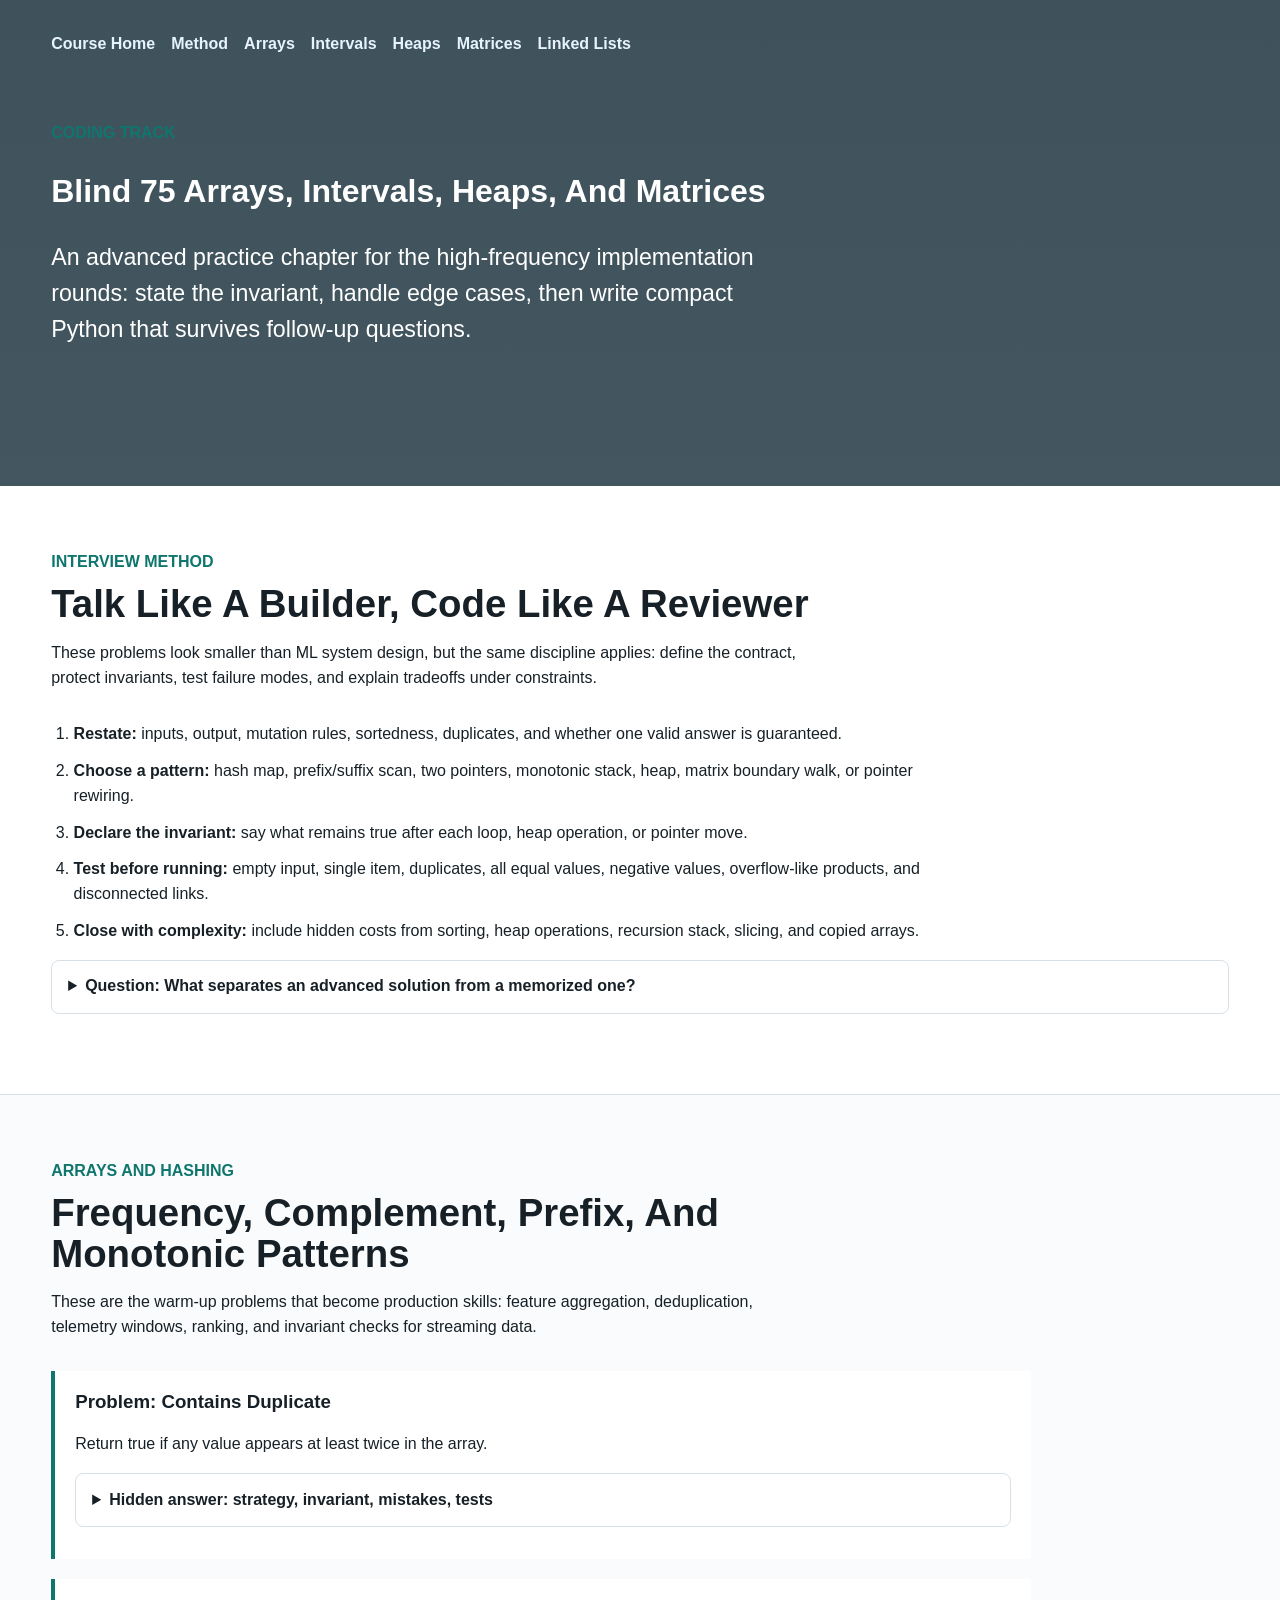
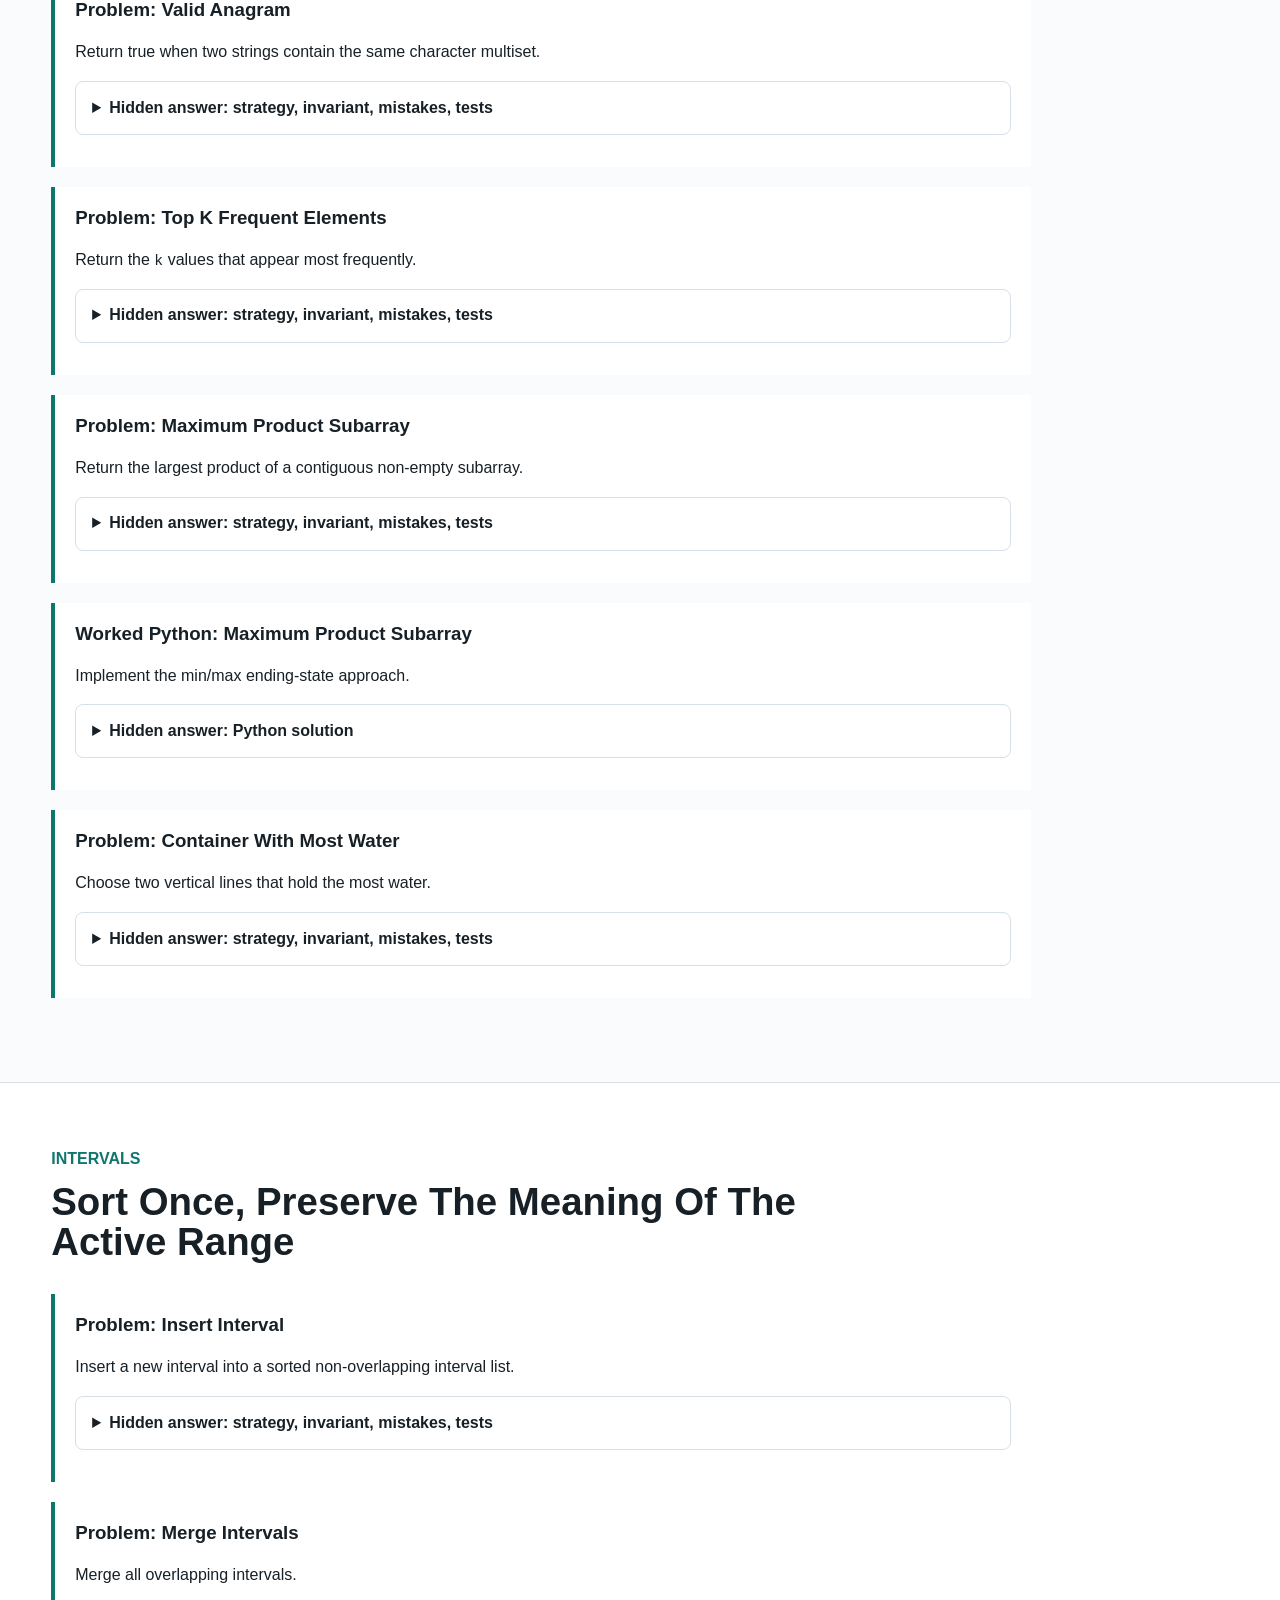
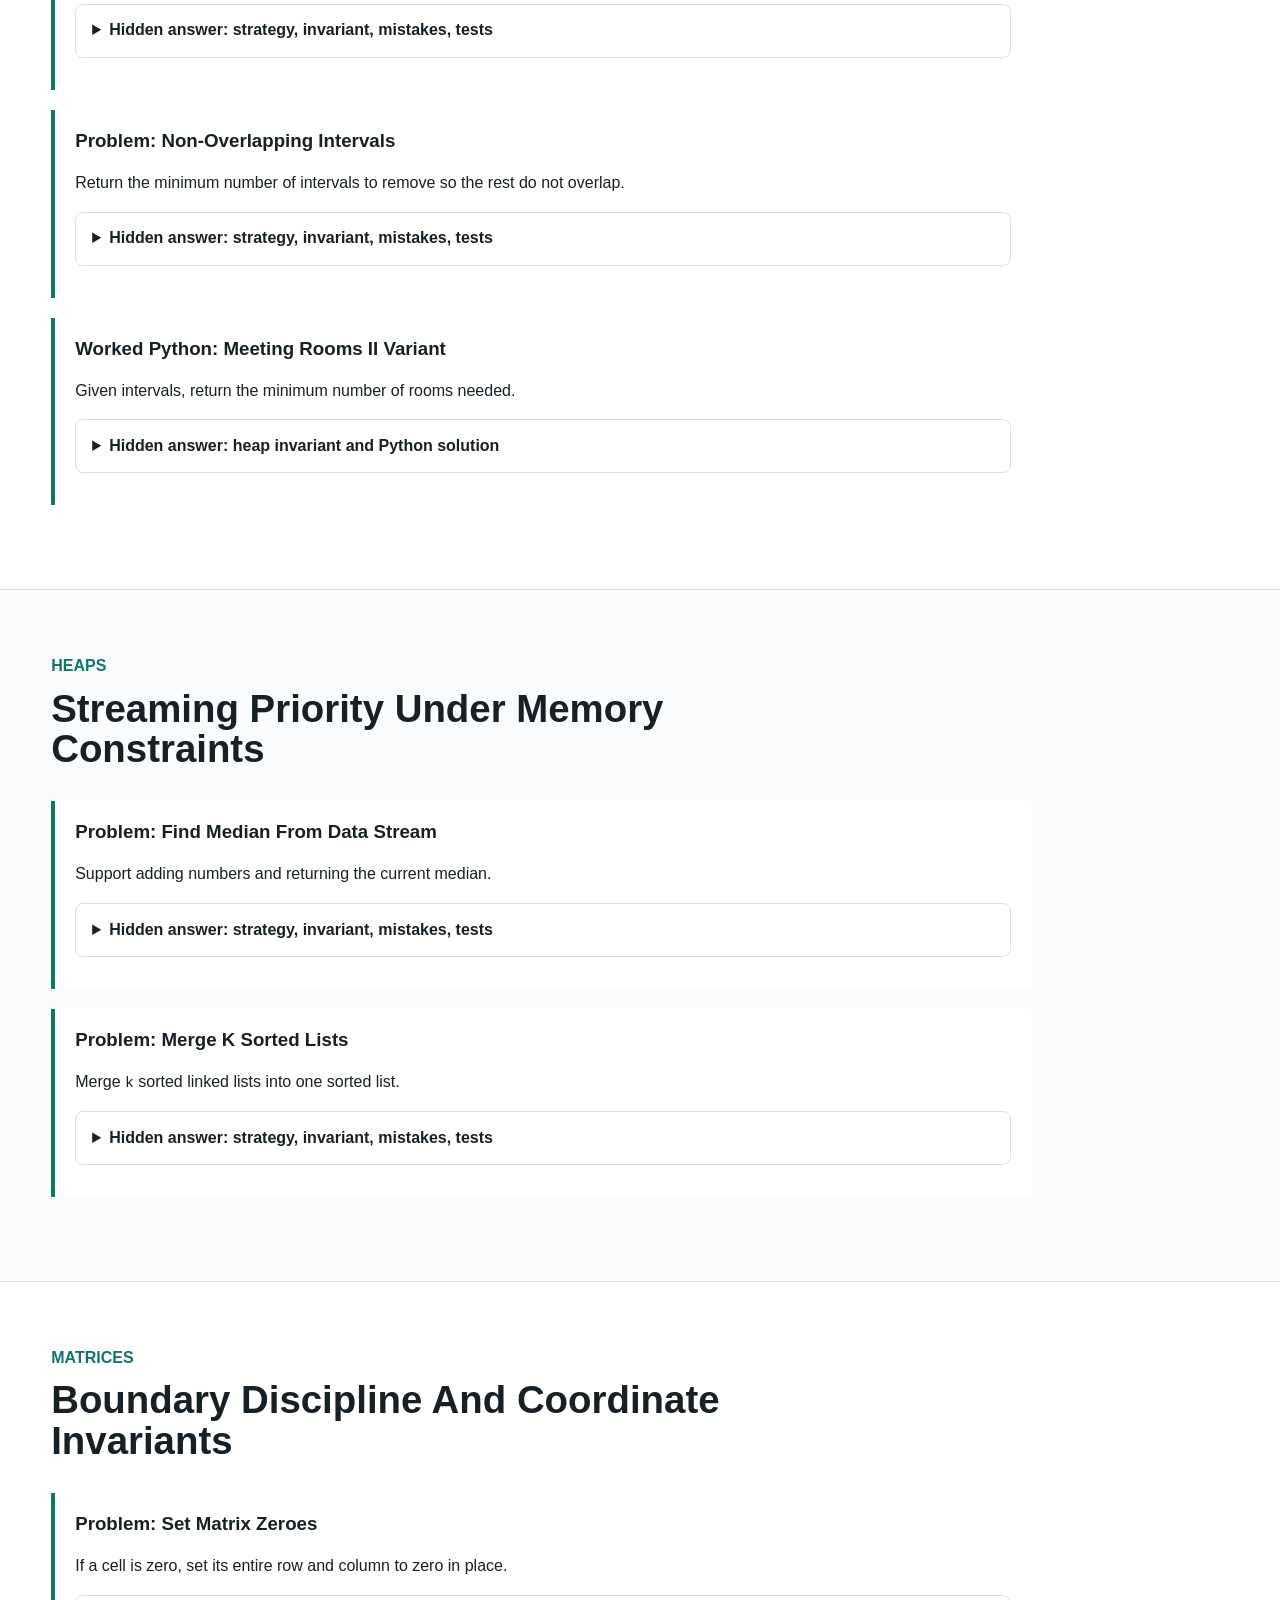
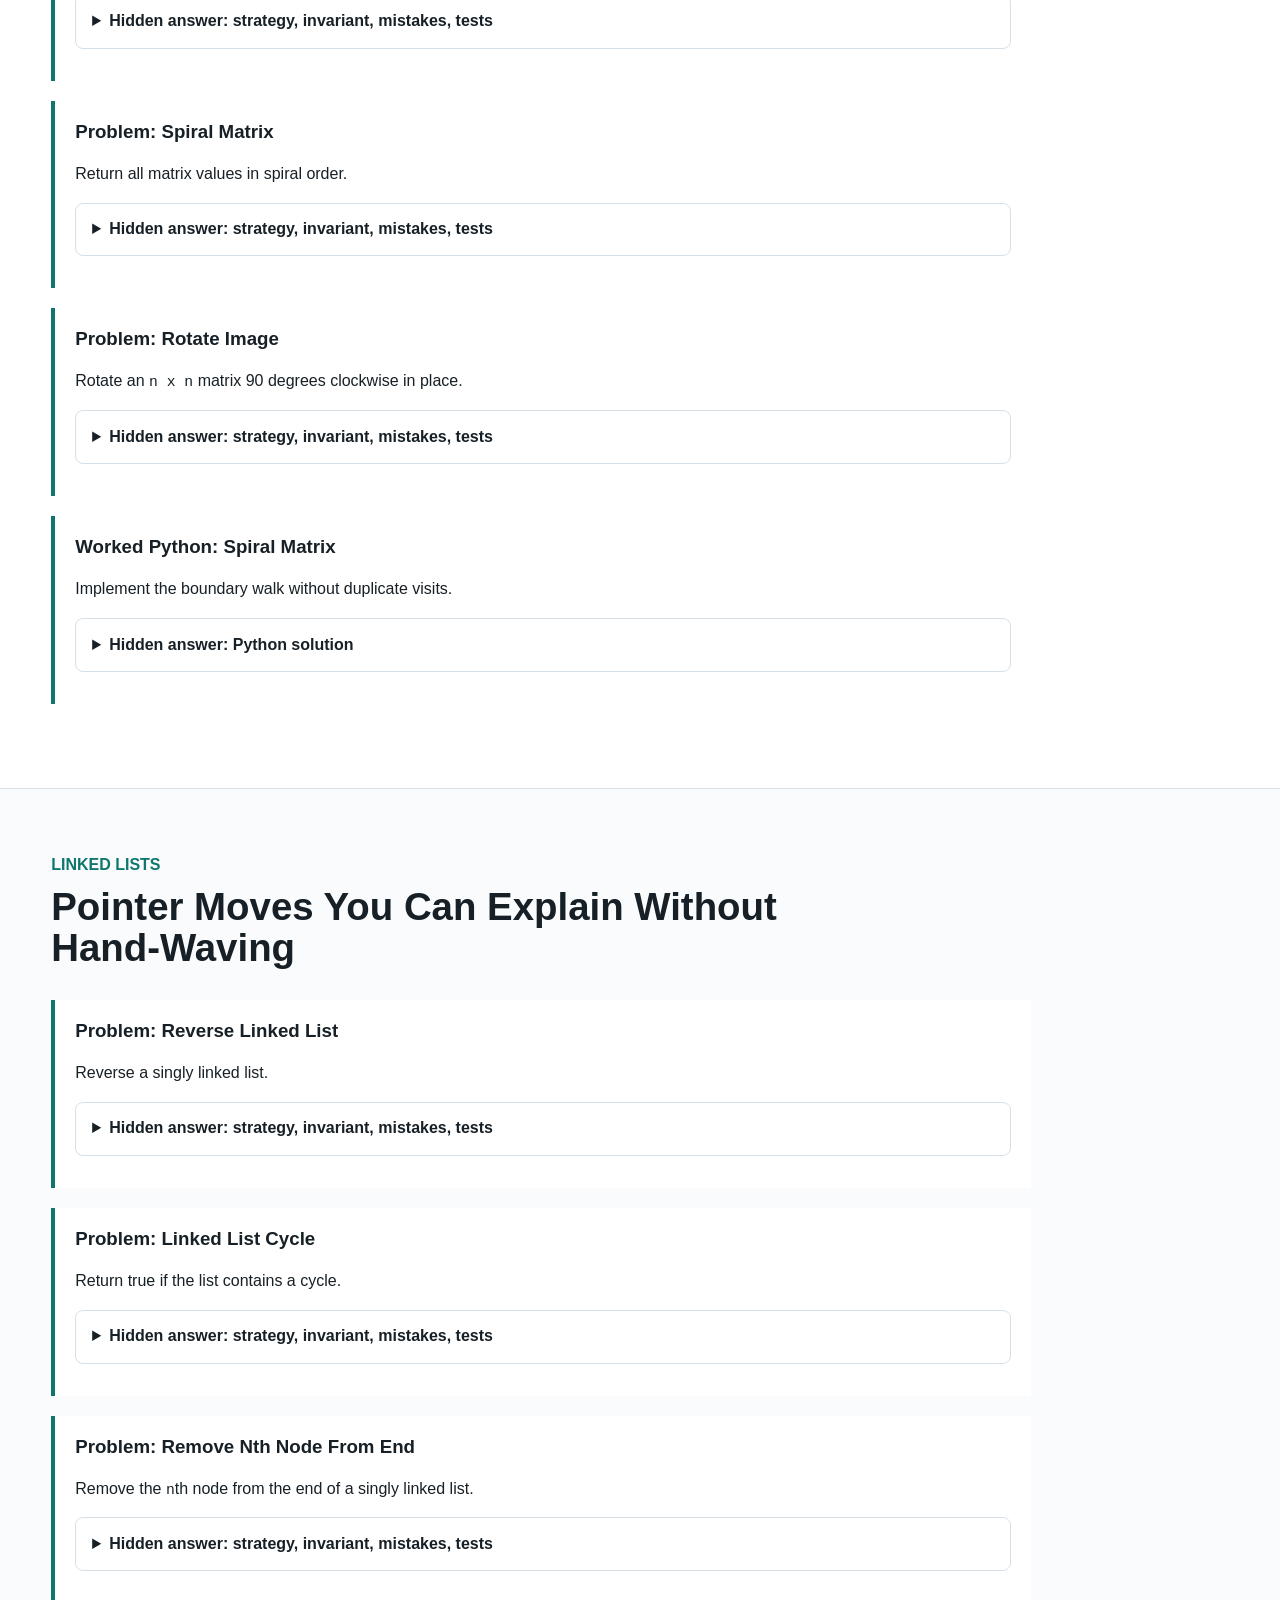
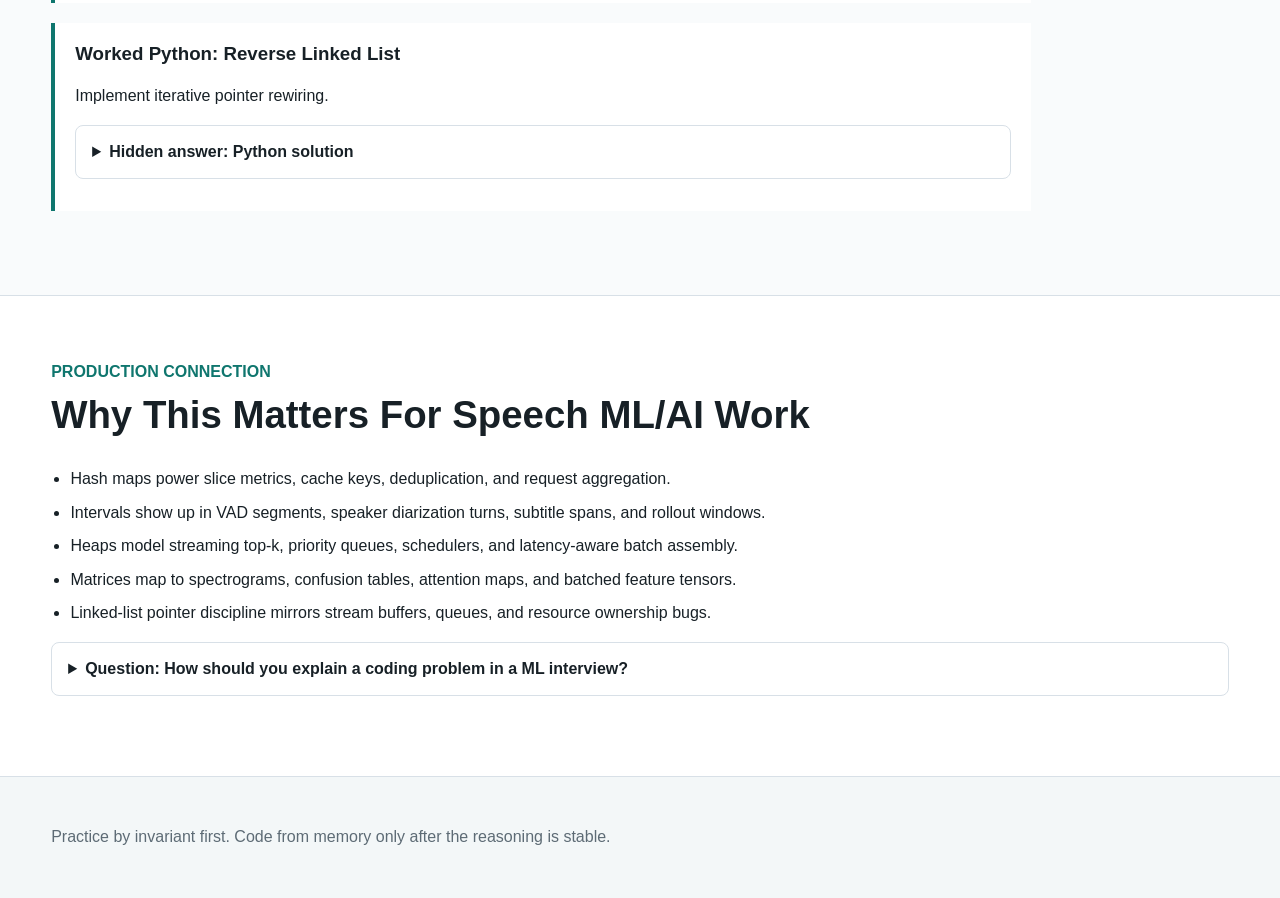
<file: lessons/coding-blind-75-arrays-intervals.html>
<!doctype html>
<html lang="en">
<head>
  <meta charset="utf-8">
  <meta name="viewport" content="width=device-width, initial-scale=1">
  <title>Blind 75 Arrays, Intervals, Heaps, And Matrices</title>
  <link rel="stylesheet" href="../styles.css?v=20260616c">
</head>
<body>
  <header class="lesson-hero">
    <nav>
      <a href="../index.html">Course Home</a>
      <a href="#method">Method</a>
      <a href="#arrays">Arrays</a>
      <a href="#intervals">Intervals</a>
      <a href="#heaps">Heaps</a>
      <a href="#matrices">Matrices</a>
      <a href="#linked">Linked Lists</a>
    </nav>
    <p class="eyebrow">Coding Track</p>
    <h1>Blind 75 Arrays, Intervals, Heaps, And Matrices</h1>
    <p class="lede">
      An advanced practice chapter for the high-frequency implementation rounds:
      state the invariant, handle edge cases, then write compact Python that
      survives follow-up questions.
    </p>
  </header>

  <main>
    <section id="method" class="band">
      <div class="section-head">
        <p class="eyebrow">Interview Method</p>
        <h2>Talk Like A Builder, Code Like A Reviewer</h2>
        <p>
          These problems look smaller than ML system design, but the same
          discipline applies: define the contract, protect invariants, test
          failure modes, and explain tradeoffs under constraints.
        </p>
      </div>
      <ol class="steps">
        <li><strong>Restate:</strong> inputs, output, mutation rules, sortedness, duplicates, and whether one valid answer is guaranteed.</li>
        <li><strong>Choose a pattern:</strong> hash map, prefix/suffix scan, two pointers, monotonic stack, heap, matrix boundary walk, or pointer rewiring.</li>
        <li><strong>Declare the invariant:</strong> say what remains true after each loop, heap operation, or pointer move.</li>
        <li><strong>Test before running:</strong> empty input, single item, duplicates, all equal values, negative values, overflow-like products, and disconnected links.</li>
        <li><strong>Close with complexity:</strong> include hidden costs from sorting, heap operations, recursion stack, slicing, and copied arrays.</li>
      </ol>
      <details class="qa">
        <summary>Question: What separates an advanced solution from a memorized one?</summary>
        <p>
          A strong solution makes assumptions explicit, names the invariant,
          handles edge cases without drama, and can adapt when the interviewer
          changes one constraint. The code is short because the reasoning is
          clean, not because the candidate skipped explanation.
        </p>
      </details>
    </section>

    <section id="arrays" class="band">
      <div class="section-head">
        <p class="eyebrow">Arrays And Hashing</p>
        <h2>Frequency, Complement, Prefix, And Monotonic Patterns</h2>
        <p>
          These are the warm-up problems that become production skills: feature
          aggregation, deduplication, telemetry windows, ranking, and invariant
          checks for streaming data.
        </p>
      </div>

      <article class="prompt">
        <h3>Problem: Contains Duplicate</h3>
        <p>Return true if any value appears at least twice in the array.</p>
        <details class="qa">
          <summary>Hidden answer: strategy, invariant, mistakes, tests</summary>
          <p>
            Use a set. Invariant: before reading <code>nums[i]</code>, the set
            contains exactly the values seen at earlier indices. Mistake to
            avoid: sorting changes the cost to <code>O(n log n)</code> and can
            obscure the simpler expected answer. Test empty, one element,
            duplicate adjacent, duplicate far apart, and negative values.
          </p>
        </details>
      </article>

      <article class="prompt">
        <h3>Problem: Valid Anagram</h3>
        <p>Return true when two strings contain the same character multiset.</p>
        <details class="qa">
          <summary>Hidden answer: strategy, invariant, mistakes, tests</summary>
          <p>
            Count characters in both strings or add for one string and subtract
            for the other. Invariant: after processing aligned positions, the
            counter equals the frequency difference for the prefixes. Mistake to
            avoid: assuming ASCII only without asking. Test unequal lengths,
            repeated characters, mixed case if allowed, and Unicode if the
            interviewer leaves character set open.
          </p>
        </details>
      </article>

      <article class="prompt">
        <h3>Problem: Top K Frequent Elements</h3>
        <p>Return the <code>k</code> values that appear most frequently.</p>
        <details class="qa">
          <summary>Hidden answer: strategy, invariant, mistakes, tests</summary>
          <p>
            Count with a hash map, then use bucket sort for <code>O(n)</code>
            expected time or a heap for <code>O(n log k)</code>. Invariant for
            the heap version: the heap contains the best <code>k</code> elements
            among processed frequency pairs. Mistake to avoid: sorting all
            counts when the follow-up asks for better than <code>O(n log n)</code>.
            Test <code>k = 1</code>, <code>k</code> equals distinct count, ties,
            and all values equal.
          </p>
        </details>
      </article>

      <article class="prompt">
        <h3>Problem: Maximum Product Subarray</h3>
        <p>Return the largest product of a contiguous non-empty subarray.</p>
        <details class="qa">
          <summary>Hidden answer: strategy, invariant, mistakes, tests</summary>
          <p>
            Track both max and min products ending at the current index because
            a negative value can swap them. Invariant: after processing
            <code>x</code>, <code>hi</code> and <code>lo</code> are the largest
            and smallest products of subarrays ending at <code>x</code>. Mistake
            to avoid: only tracking the max, which fails on two negatives. Ask
            whether the input array is guaranteed non-empty; otherwise define an
            explicit error or sentinel result. Test zeros, all negatives, one
            element, empty input if allowed, and alternating signs.
          </p>
        </details>
      </article>

      <article class="prompt">
        <h3>Worked Python: Maximum Product Subarray</h3>
        <p>Implement the min/max ending-state approach.</p>
        <details class="qa">
          <summary>Hidden answer: Python solution</summary>
          <pre><code class="language-python">def max_product(nums):
    if not nums:
        raise ValueError("nums must be non-empty")

    best = hi = lo = nums[0]
    for x in nums[1:]:
        if x &lt; 0:
            hi, lo = lo, hi
        hi = max(x, hi * x)
        lo = min(x, lo * x)
        best = max(best, hi)
    return best</code></pre>
        </details>
      </article>

      <article class="prompt">
        <h3>Problem: Container With Most Water</h3>
        <p>Choose two vertical lines that hold the most water.</p>
        <details class="qa">
          <summary>Hidden answer: strategy, invariant, mistakes, tests</summary>
          <p>
            Use two pointers. Invariant: after evaluating a pair, moving the
            shorter side is the only move that can possibly improve area because
            width always shrinks. Mistake to avoid: moving the taller side and
            skipping candidates with a higher limiting height. Test strictly
            increasing heights, strictly decreasing heights, equal heights, and
            two-element input.
          </p>
        </details>
      </article>
    </section>

    <section id="intervals" class="band">
      <div class="section-head">
        <p class="eyebrow">Intervals</p>
        <h2>Sort Once, Preserve The Meaning Of The Active Range</h2>
      </div>

      <article class="prompt">
        <h3>Problem: Insert Interval</h3>
        <p>Insert a new interval into a sorted non-overlapping interval list.</p>
        <details class="qa">
          <summary>Hidden answer: strategy, invariant, mistakes, tests</summary>
          <p>
            Append intervals before the new interval, merge all overlaps, then
            append the rest. Invariant: output is sorted and non-overlapping for
            everything already consumed. Mistake to avoid: treating touching
            endpoints incorrectly; ask whether <code>[1, 2]</code> and
            <code>[2, 3]</code> overlap. Test insert before all, after all,
            merging one, merging many, and exact endpoint contact.
          </p>
        </details>
      </article>

      <article class="prompt">
        <h3>Problem: Merge Intervals</h3>
        <p>Merge all overlapping intervals.</p>
        <details class="qa">
          <summary>Hidden answer: strategy, invariant, mistakes, tests</summary>
          <p>
            Sort by start, then maintain the last merged interval. Invariant:
            the merged list covers exactly the processed intervals and has no
            overlaps. Mistake to avoid: forgetting to update the end with
            <code>max</code> when a later interval is contained by the active
            one. Test nested intervals, unsorted input, endpoint contact, and a
            single interval.
          </p>
        </details>
      </article>

      <article class="prompt">
        <h3>Problem: Non-Overlapping Intervals</h3>
        <p>Return the minimum number of intervals to remove so the rest do not overlap.</p>
        <details class="qa">
          <summary>Hidden answer: strategy, invariant, mistakes, tests</summary>
          <p>
            Greedily keep intervals with the earliest end time. Invariant: among
            processed intervals, the kept set has maximum size and the smallest
            possible last end for that size. Mistake to avoid: sorting by start
            and removing the next interval without comparing ends. Test
            identical intervals, nested intervals, endpoint contact, and no
            overlaps.
          </p>
        </details>
      </article>

      <article class="prompt">
        <h3>Worked Python: Meeting Rooms II Variant</h3>
        <p>Given intervals, return the minimum number of rooms needed.</p>
        <details class="qa">
          <summary>Hidden answer: heap invariant and Python solution</summary>
          <p>
            This common follow-up uses a min-heap of meeting end times.
            Invariant: the heap contains the end time of each room currently in
            use after processing meetings in start-time order.
          </p>
          <pre><code class="language-python">import heapq

def min_meeting_rooms(intervals):
    rooms = []
    for start, end in sorted(intervals):
        if rooms and rooms[0] &lt;= start:
            heapq.heappop(rooms)
        heapq.heappush(rooms, end)
    return len(rooms)</code></pre>
        </details>
      </article>
    </section>

    <section id="heaps" class="band">
      <div class="section-head">
        <p class="eyebrow">Heaps</p>
        <h2>Streaming Priority Under Memory Constraints</h2>
      </div>

      <article class="prompt">
        <h3>Problem: Find Median From Data Stream</h3>
        <p>Support adding numbers and returning the current median.</p>
        <details class="qa">
          <summary>Hidden answer: strategy, invariant, mistakes, tests</summary>
          <p>
            Use a max-heap for the lower half and a min-heap for the upper half.
            Invariant: every value in the lower heap is less than or equal to
            every value in the upper heap, and heap sizes differ by at most one.
            Mistake to avoid: balancing sizes without preserving ordering. Test
            increasing input, decreasing input, duplicates, negatives, and even
            versus odd counts.
          </p>
        </details>
      </article>

      <article class="prompt">
        <h3>Problem: Merge K Sorted Lists</h3>
        <p>Merge <code>k</code> sorted linked lists into one sorted list.</p>
        <details class="qa">
          <summary>Hidden answer: strategy, invariant, mistakes, tests</summary>
          <p>
            Push each non-empty list head into a heap, pop the smallest node,
            and push that node's successor. Invariant: the heap contains the
            smallest unmerged node from each active list. Mistake to avoid:
            pushing nodes directly in Python without a tie-breaker when values
            match. Test empty list array, all lists empty, duplicates across
            lists, and one very long list.
          </p>
        </details>
      </article>
    </section>

    <section id="matrices" class="band">
      <div class="section-head">
        <p class="eyebrow">Matrices</p>
        <h2>Boundary Discipline And Coordinate Invariants</h2>
      </div>

      <article class="prompt">
        <h3>Problem: Set Matrix Zeroes</h3>
        <p>If a cell is zero, set its entire row and column to zero in place.</p>
        <details class="qa">
          <summary>Hidden answer: strategy, invariant, mistakes, tests</summary>
          <p>
            Use the first row and first column as marker storage, plus flags for
            whether they originally contained zero. Invariant: after the marker
            pass, <code>matrix[r][0]</code> and <code>matrix[0][c]</code>
            encode whether row <code>r</code> or column <code>c</code> should be
            zeroed. Mistake to avoid: overwriting markers before the inner cells
            are processed. Test one row, one column, zero at <code>[0][0]</code>,
            and multiple zeroes.
          </p>
        </details>
      </article>

      <article class="prompt">
        <h3>Problem: Spiral Matrix</h3>
        <p>Return all matrix values in spiral order.</p>
        <details class="qa">
          <summary>Hidden answer: strategy, invariant, mistakes, tests</summary>
          <p>
            Maintain top, bottom, left, and right boundaries. Invariant: after
            each side traversal, the corresponding boundary moves inward and no
            visited cell remains inside the active rectangle. Mistake to avoid:
            traversing bottom or left after the boundaries have crossed. Test
            square, single row, single column, wide rectangle, and tall
            rectangle.
          </p>
        </details>
      </article>

      <article class="prompt">
        <h3>Problem: Rotate Image</h3>
        <p>Rotate an <code>n x n</code> matrix 90 degrees clockwise in place.</p>
        <details class="qa">
          <summary>Hidden answer: strategy, invariant, mistakes, tests</summary>
          <p>
            Transpose across the main diagonal, then reverse each row. Invariant
            after transpose: <code>matrix[r][c]</code> has swapped with
            <code>matrix[c][r]</code> exactly once for <code>c &gt; r</code>.
            Mistake to avoid: swapping each pair twice. Test <code>1 x 1</code>,
            <code>2 x 2</code>, odd size, and even size.
          </p>
        </details>
      </article>

      <article class="prompt">
        <h3>Worked Python: Spiral Matrix</h3>
        <p>Implement the boundary walk without duplicate visits.</p>
        <details class="qa">
          <summary>Hidden answer: Python solution</summary>
          <pre><code class="language-python">def spiral_order(matrix):
    if not matrix or not matrix[0]:
        return []

    out = []
    top, bottom = 0, len(matrix) - 1
    left, right = 0, len(matrix[0]) - 1

    while top &lt;= bottom and left &lt;= right:
        for c in range(left, right + 1):
            out.append(matrix[top][c])
        top += 1

        for r in range(top, bottom + 1):
            out.append(matrix[r][right])
        right -= 1

        if top &lt;= bottom:
            for c in range(right, left - 1, -1):
                out.append(matrix[bottom][c])
            bottom -= 1

        if left &lt;= right:
            for r in range(bottom, top - 1, -1):
                out.append(matrix[r][left])
            left += 1

    return out</code></pre>
        </details>
      </article>
    </section>

    <section id="linked" class="band">
      <div class="section-head">
        <p class="eyebrow">Linked Lists</p>
        <h2>Pointer Moves You Can Explain Without Hand-Waving</h2>
      </div>

      <article class="prompt">
        <h3>Problem: Reverse Linked List</h3>
        <p>Reverse a singly linked list.</p>
        <details class="qa">
          <summary>Hidden answer: strategy, invariant, mistakes, tests</summary>
          <p>
            Iterate with <code>prev</code> and <code>cur</code>. Invariant:
            <code>prev</code> is the reversed prefix and <code>cur</code> is the
            head of the unreversed suffix. Mistake to avoid: losing
            <code>cur.next</code> before saving it. Test empty list, one node,
            two nodes, and longer list.
          </p>
        </details>
      </article>

      <article class="prompt">
        <h3>Problem: Linked List Cycle</h3>
        <p>Return true if the list contains a cycle.</p>
        <details class="qa">
          <summary>Hidden answer: strategy, invariant, mistakes, tests</summary>
          <p>
            Use Floyd's slow and fast pointers. Invariant: if a cycle exists,
            the fast pointer gains one node per step on the slow pointer modulo
            the cycle length, so they eventually meet. Mistake to avoid:
            dereferencing <code>fast.next</code> without checking it. Test empty,
            no cycle, cycle at head, and cycle in the middle.
          </p>
        </details>
      </article>

      <article class="prompt">
        <h3>Problem: Remove Nth Node From End</h3>
        <p>Remove the <code>n</code>th node from the end of a singly linked list.</p>
        <details class="qa">
          <summary>Hidden answer: strategy, invariant, mistakes, tests</summary>
          <p>
            Use a dummy node and move <code>fast</code> ahead by
            <code>n</code> steps, then move <code>slow</code> and
            <code>fast</code> together. Invariant: the gap between pointers is
            <code>n</code>, so when <code>fast</code> reaches the end,
            <code>slow.next</code> is the node to remove. Mistake to avoid:
            failing when removing the head. Test one node, remove head, remove
            tail, and middle removal.
          </p>
        </details>
      </article>

      <article class="prompt">
        <h3>Worked Python: Reverse Linked List</h3>
        <p>Implement iterative pointer rewiring.</p>
        <details class="qa">
          <summary>Hidden answer: Python solution</summary>
          <pre><code class="language-python">def reverse_list(head):
    prev = None
    cur = head
    while cur:
        nxt = cur.next
        cur.next = prev
        prev = cur
        cur = nxt
    return prev</code></pre>
        </details>
      </article>
    </section>

    <section class="band">
      <div class="section-head">
        <p class="eyebrow">Production Connection</p>
        <h2>Why This Matters For Speech ML/AI Work</h2>
      </div>
      <ul class="checklist">
        <li>Hash maps power slice metrics, cache keys, deduplication, and request aggregation.</li>
        <li>Intervals show up in VAD segments, speaker diarization turns, subtitle spans, and rollout windows.</li>
        <li>Heaps model streaming top-k, priority queues, schedulers, and latency-aware batch assembly.</li>
        <li>Matrices map to spectrograms, confusion tables, attention maps, and batched feature tensors.</li>
        <li>Linked-list pointer discipline mirrors stream buffers, queues, and resource ownership bugs.</li>
      </ul>
      <details class="qa">
        <summary>Question: How should you explain a coding problem in a ML interview?</summary>
        <p>
          Tie the algorithm to a real system only after solving the prompt
          correctly. Interviewers want reliable fundamentals first, then mature
          engineering judgment: constraints, correctness, complexity, tests, and
          how the pattern appears in production ML systems.
        </p>
      </details>
    </section>
  </main>

  <footer>
    <p>Practice by invariant first. Code from memory only after the reasoning is stable.</p>
  </footer>
</body>
</html>
</file>
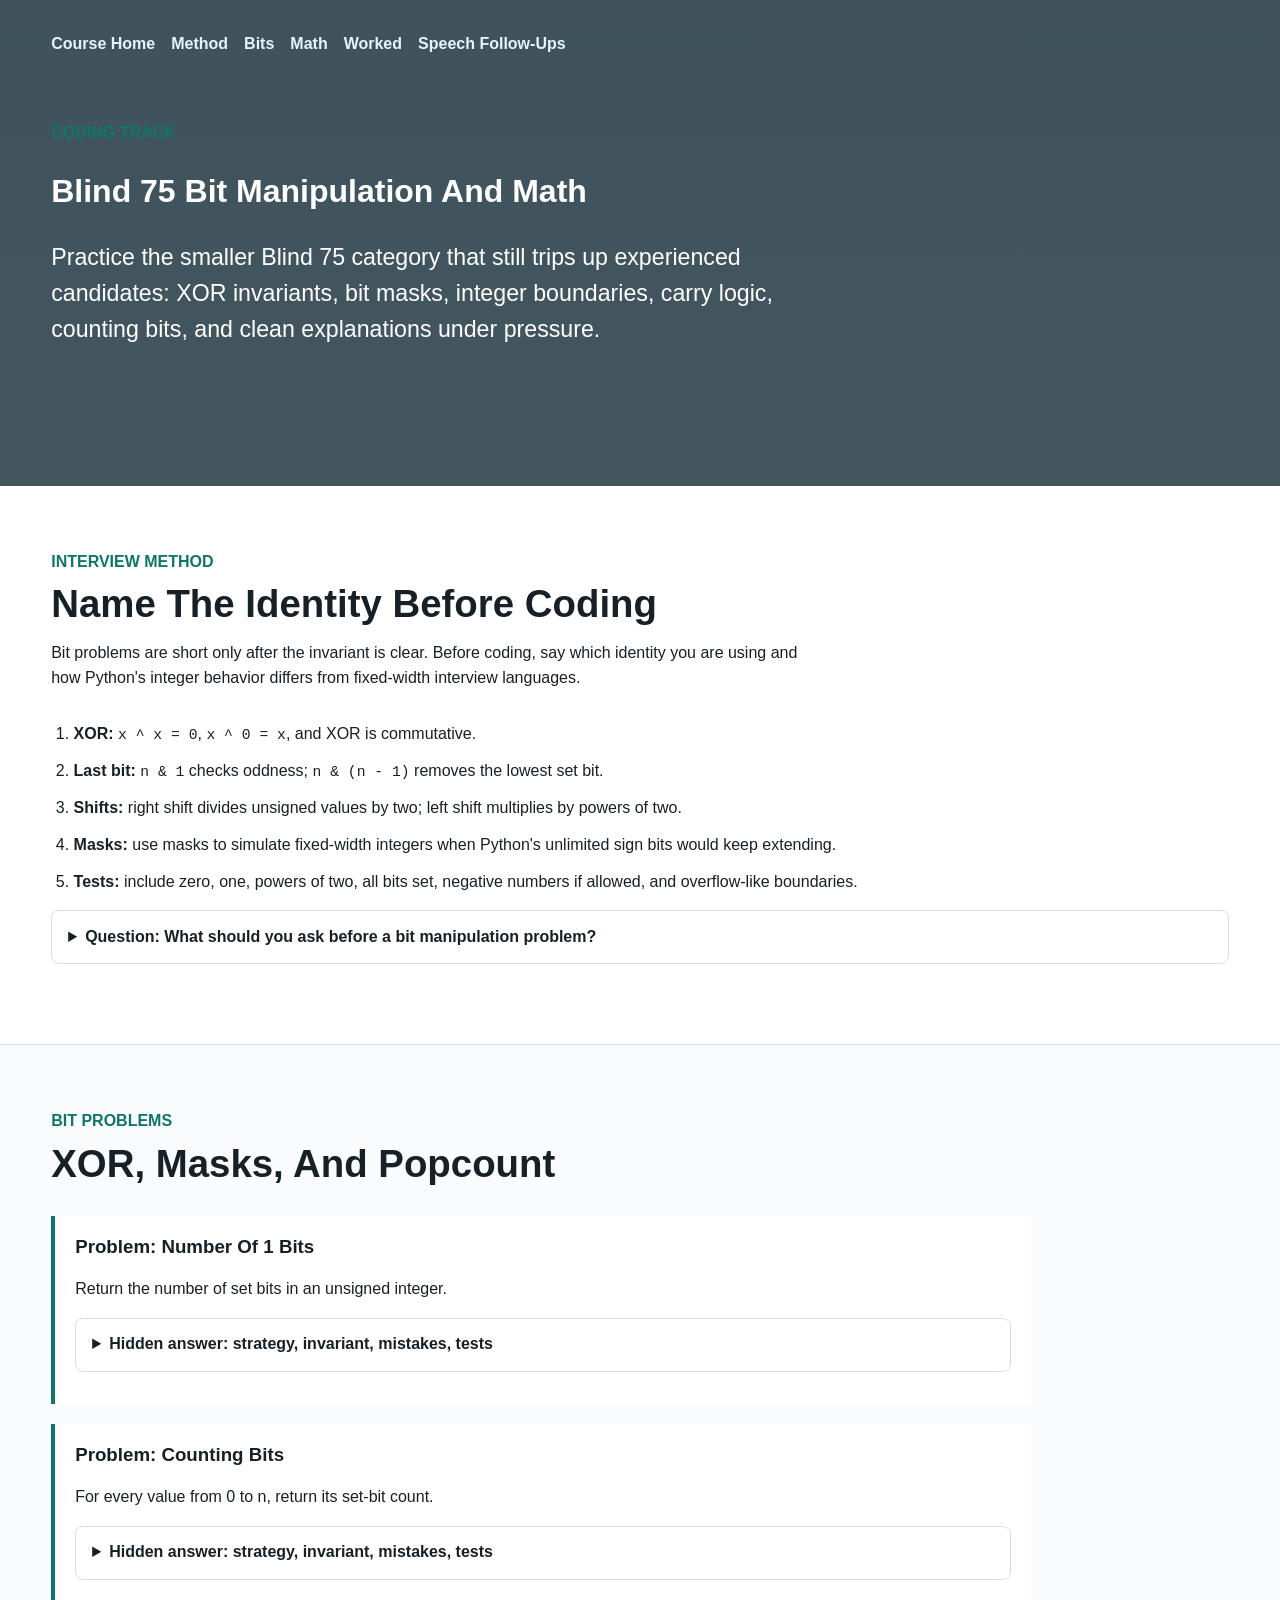
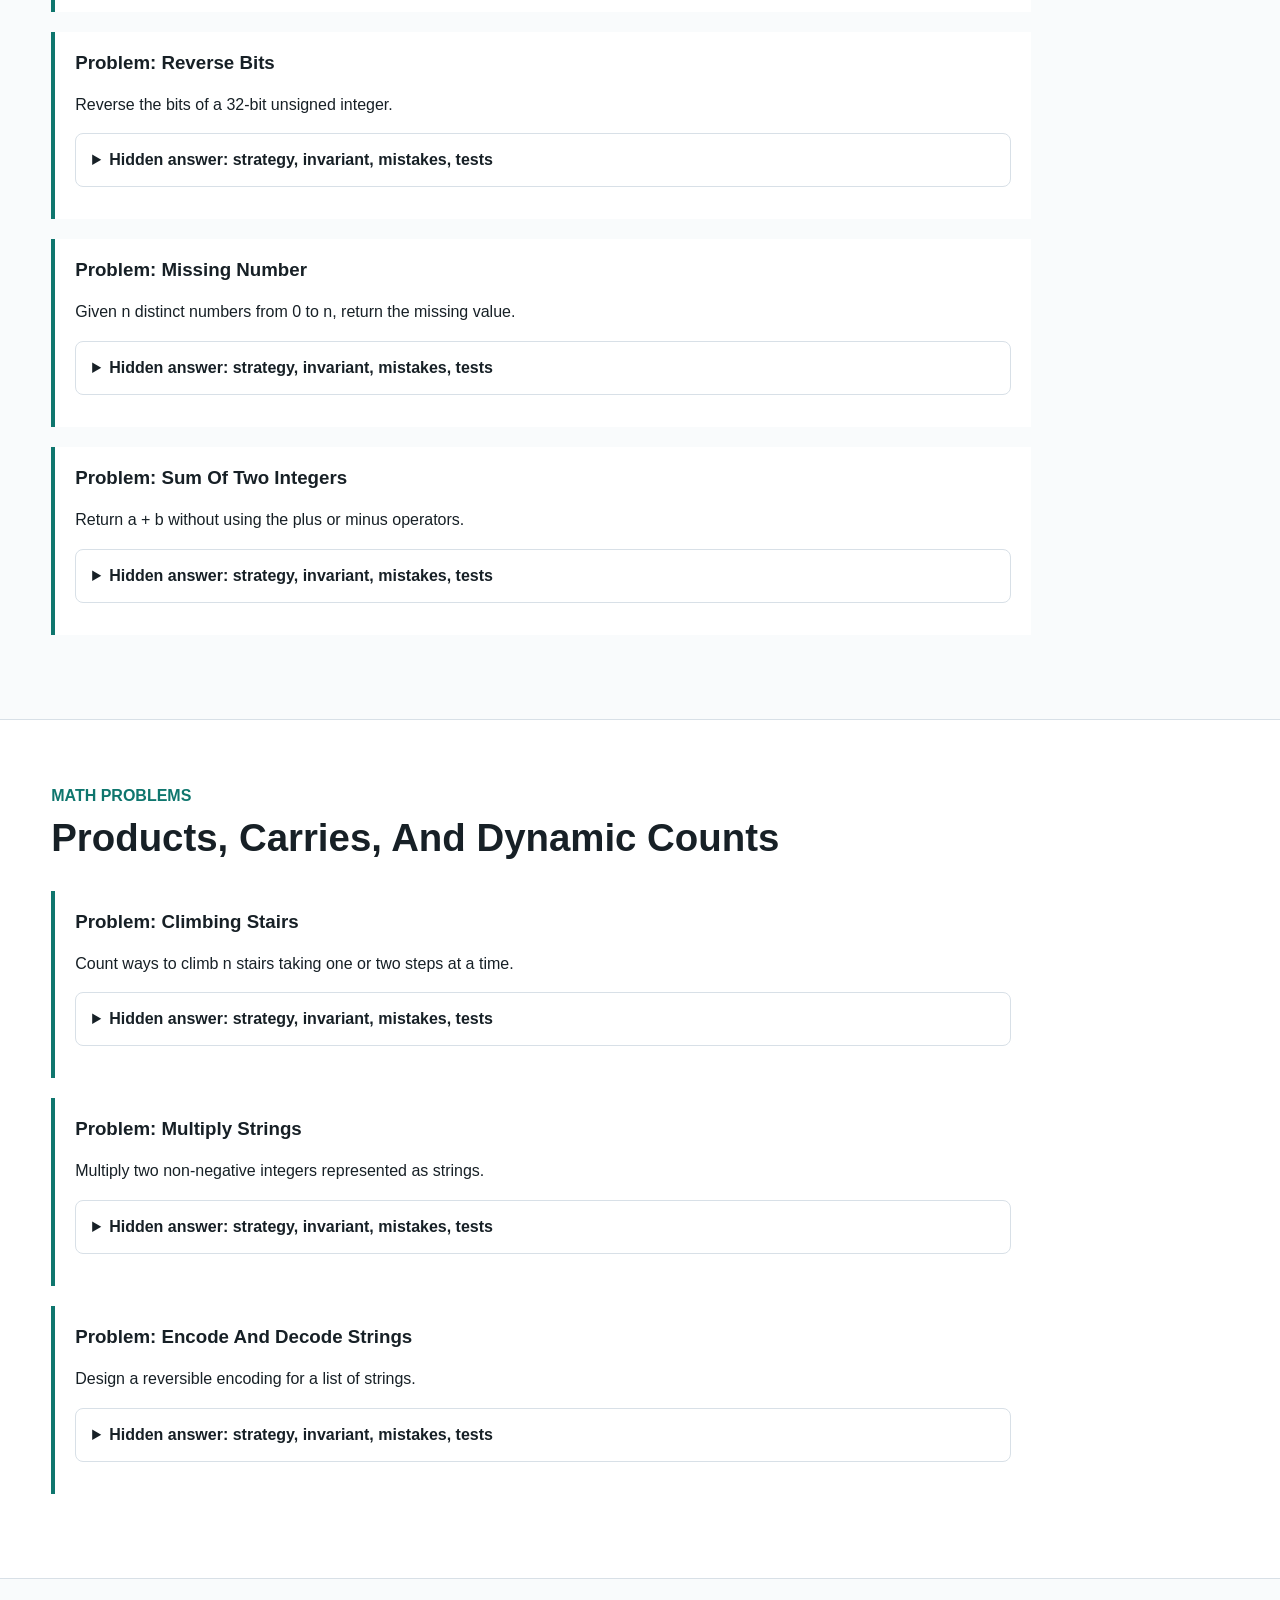
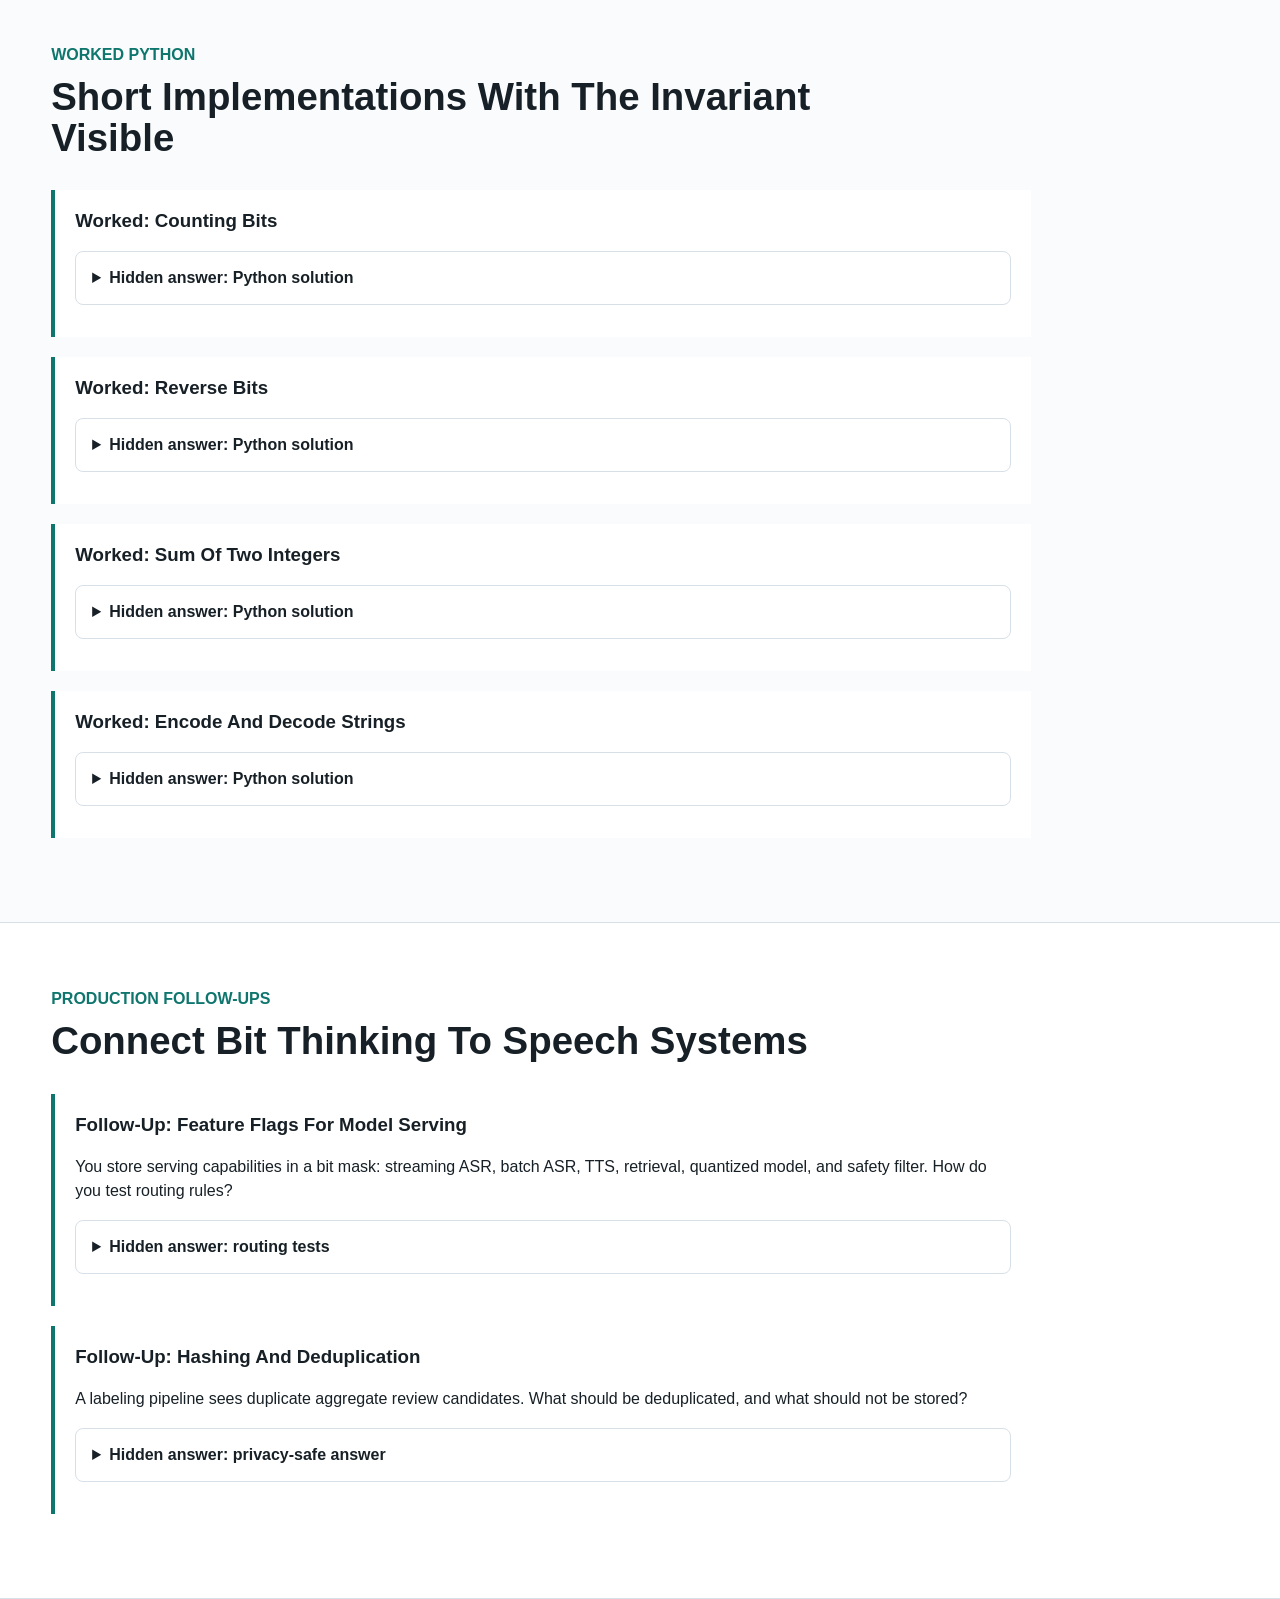
<file: lessons/coding-blind-75-bits-math.html>
<!doctype html>
<html lang="en">
<head>
  <meta charset="utf-8">
  <meta name="viewport" content="width=device-width, initial-scale=1">
  <title>Blind 75 Bit Manipulation And Math</title>
  <link rel="stylesheet" href="../styles.css?v=20260616c">
</head>
<body>
  <header class="lesson-hero">
    <nav>
      <a href="../index.html">Course Home</a>
      <a href="#method">Method</a>
      <a href="#bits">Bits</a>
      <a href="#math">Math</a>
      <a href="#worked">Worked</a>
      <a href="#speech">Speech Follow-Ups</a>
    </nav>
    <p class="eyebrow">Coding Track</p>
    <h1>Blind 75 Bit Manipulation And Math</h1>
    <p class="lede">
      Practice the smaller Blind 75 category that still trips up experienced
      candidates: XOR invariants, bit masks, integer boundaries, carry logic,
      counting bits, and clean explanations under pressure.
    </p>
  </header>

  <main>
    <section id="method" class="band">
      <div class="section-head">
        <p class="eyebrow">Interview Method</p>
        <h2>Name The Identity Before Coding</h2>
        <p>
          Bit problems are short only after the invariant is clear. Before
          coding, say which identity you are using and how Python's integer
          behavior differs from fixed-width interview languages.
        </p>
      </div>
      <ol class="steps">
        <li><strong>XOR:</strong> <code>x ^ x = 0</code>, <code>x ^ 0 = x</code>, and XOR is commutative.</li>
        <li><strong>Last bit:</strong> <code>n &amp; 1</code> checks oddness; <code>n &amp; (n - 1)</code> removes the lowest set bit.</li>
        <li><strong>Shifts:</strong> right shift divides unsigned values by two; left shift multiplies by powers of two.</li>
        <li><strong>Masks:</strong> use masks to simulate fixed-width integers when Python's unlimited sign bits would keep extending.</li>
        <li><strong>Tests:</strong> include zero, one, powers of two, all bits set, negative numbers if allowed, and overflow-like boundaries.</li>
      </ol>
      <details class="qa">
        <summary>Question: What should you ask before a bit manipulation problem?</summary>
        <p>
          Ask whether inputs are signed or unsigned, what integer width to
          assume, whether overflow wraps, and whether the language is fixed
          width. In Python, negative integers have conceptually infinite sign
          bits, so problems like Sum of Two Integers need an explicit mask.
        </p>
      </details>
    </section>

    <section id="bits" class="band">
      <div class="section-head">
        <p class="eyebrow">Bit Problems</p>
        <h2>XOR, Masks, And Popcount</h2>
      </div>
      <article class="prompt">
        <h3>Problem: Number Of 1 Bits</h3>
        <p>Return the number of set bits in an unsigned integer.</p>
        <details class="qa">
          <summary>Hidden answer: strategy, invariant, mistakes, tests</summary>
          <p>
            Use <code>n &amp; (n - 1)</code> to remove the lowest set bit until
            <code>n</code> is zero. Invariant: after each loop, the answer
            counts exactly the set bits removed so far. Mistake to avoid:
            looping while shifting a negative value if the input is signed.
            Test zero, one, a power of two, all bits set, and alternating bits.
          </p>
        </details>
      </article>
      <article class="prompt">
        <h3>Problem: Counting Bits</h3>
        <p>For every value from 0 to n, return its set-bit count.</p>
        <details class="qa">
          <summary>Hidden answer: strategy, invariant, mistakes, tests</summary>
          <p>
            Use <code>bits[i] = bits[i &gt;&gt; 1] + (i &amp; 1)</code> or
            <code>bits[i] = bits[i &amp; (i - 1)] + 1</code>. Invariant:
            each state depends on a smaller number already computed. Mistake
            to avoid: recomputing popcount from scratch for every value. Test
            n equal to 0, 1, a power of two, and one less than a power of two.
          </p>
        </details>
      </article>
      <article class="prompt">
        <h3>Problem: Reverse Bits</h3>
        <p>Reverse the bits of a 32-bit unsigned integer.</p>
        <details class="qa">
          <summary>Hidden answer: strategy, invariant, mistakes, tests</summary>
          <p>
            Build the result one bit at a time: shift result left, add the
            current low bit, then shift input right. Invariant: after
            <code>k</code> iterations, the result holds the reversed order of
            the lowest <code>k</code> input bits. Mistake to avoid: stopping
            early; leading zero bits must be preserved for a 32-bit reverse.
          </p>
        </details>
      </article>
      <article class="prompt">
        <h3>Problem: Missing Number</h3>
        <p>Given n distinct numbers from 0 to n, return the missing value.</p>
        <details class="qa">
          <summary>Hidden answer: strategy, invariant, mistakes, tests</summary>
          <p>
            XOR all indices, values, and <code>n</code>, or subtract sums.
            XOR avoids overflow in fixed-width languages. Invariant: every
            matched index-value pair cancels, leaving only the missing number.
            Test missing zero, missing n, one-element input, and shuffled input.
          </p>
        </details>
      </article>
      <article class="prompt">
        <h3>Problem: Sum Of Two Integers</h3>
        <p>Return a + b without using the plus or minus operators.</p>
        <details class="qa">
          <summary>Hidden answer: strategy, invariant, mistakes, tests</summary>
          <p>
            XOR gives the sum without carry; AND shifted left gives the carry.
            Repeat until carry is zero. In Python, apply a 32-bit mask and
            convert back from two's complement if the sign bit is set. Test
            positive plus positive, positive plus negative, negative plus
            negative, zero, and carry chains such as 7 + 1.
          </p>
        </details>
      </article>
    </section>

    <section id="math" class="band">
      <div class="section-head">
        <p class="eyebrow">Math Problems</p>
        <h2>Products, Carries, And Dynamic Counts</h2>
      </div>
      <article class="prompt">
        <h3>Problem: Climbing Stairs</h3>
        <p>Count ways to climb n stairs taking one or two steps at a time.</p>
        <details class="qa">
          <summary>Hidden answer: strategy, invariant, mistakes, tests</summary>
          <p>
            This is Fibonacci DP. Invariant: <code>prev</code> and
            <code>cur</code> hold ways for the previous two stair counts.
            Mistake to avoid: exponential recursion without memoization. Test
            n equal to 1, 2, 3, and a larger value.
          </p>
        </details>
      </article>
      <article class="prompt">
        <h3>Problem: Multiply Strings</h3>
        <p>Multiply two non-negative integers represented as strings.</p>
        <details class="qa">
          <summary>Hidden answer: strategy, invariant, mistakes, tests</summary>
          <p>
            Simulate grade-school multiplication into an array of length
            <code>m + n</code>. Invariant: each digit product contributes to
            exactly one base position plus carry. Mistake to avoid: converting
            the whole input to an integer if the prompt forbids it. Test zeros,
            single digits, carry chains, and different lengths.
          </p>
        </details>
      </article>
      <article class="prompt">
        <h3>Problem: Encode And Decode Strings</h3>
        <p>Design a reversible encoding for a list of strings.</p>
        <details class="qa">
          <summary>Hidden answer: strategy, invariant, mistakes, tests</summary>
          <p>
            Prefix each string with its length and a delimiter, such as
            <code>4#test</code>. Invariant: decoder reads exactly the declared
            number of characters after each delimiter. Mistake to avoid:
            joining with a delimiter that may appear inside the data. Test empty
            list, empty string, delimiter characters, and Unicode if allowed.
          </p>
        </details>
      </article>
    </section>

    <section id="worked" class="band">
      <div class="section-head">
        <p class="eyebrow">Worked Python</p>
        <h2>Short Implementations With The Invariant Visible</h2>
      </div>
      <article class="prompt">
        <h3>Worked: Counting Bits</h3>
        <details class="qa">
          <summary>Hidden answer: Python solution</summary>
          <pre><code class="language-python">def count_bits(n):
    bits = [0] * (n + 1)
    for i in range(1, n + 1):
        bits[i] = bits[i &gt;&gt; 1] + (i &amp; 1)
    return bits</code></pre>
        </details>
      </article>
      <article class="prompt">
        <h3>Worked: Reverse Bits</h3>
        <details class="qa">
          <summary>Hidden answer: Python solution</summary>
          <pre><code class="language-python">def reverse_bits(n):
    out = 0
    for _ in range(32):
        out = (out &lt;&lt; 1) | (n &amp; 1)
        n &gt;&gt;= 1
    return out</code></pre>
        </details>
      </article>
      <article class="prompt">
        <h3>Worked: Sum Of Two Integers</h3>
        <details class="qa">
          <summary>Hidden answer: Python solution</summary>
          <pre><code class="language-python">def get_sum(a, b):
    mask = 0xffffffff
    max_int = 0x7fffffff
    while b:
        a, b = (a ^ b) &amp; mask, ((a &amp; b) &lt;&lt; 1) &amp; mask
    return a if a &lt;= max_int else ~(a ^ mask)</code></pre>
        </details>
      </article>
      <article class="prompt">
        <h3>Worked: Encode And Decode Strings</h3>
        <details class="qa">
          <summary>Hidden answer: Python solution</summary>
          <pre><code class="language-python">def encode(strings):
    return "".join(f"{len(s)}#{s}" for s in strings)

def decode(blob):
    out = []
    i = 0
    while i &lt; len(blob):
        j = blob.index("#", i)
        size = int(blob[i:j])
        start = j + 1
        out.append(blob[start:start + size])
        i = start + size
    return out</code></pre>
        </details>
      </article>
    </section>

    <section id="speech" class="band">
      <div class="section-head">
        <p class="eyebrow">Production Follow-Ups</p>
        <h2>Connect Bit Thinking To Speech Systems</h2>
      </div>
      <article class="prompt">
        <h3>Follow-Up: Feature Flags For Model Serving</h3>
        <p>
          You store serving capabilities in a bit mask: streaming ASR, batch
          ASR, TTS, retrieval, quantized model, and safety filter. How do you
          test routing rules?
        </p>
        <details class="qa">
          <summary>Hidden answer: routing tests</summary>
          <p>
            Test exact capability matches, missing required bits, extra allowed
            bits, zero mask, disabled safety bit, quantized fallback, and
            rollout masks per tenant. The invariant is that a request may route
            only when all required capability bits are present.
          </p>
        </details>
      </article>
      <article class="prompt">
        <h3>Follow-Up: Hashing And Deduplication</h3>
        <p>
          A labeling pipeline sees duplicate aggregate review candidates. What
          should be deduplicated, and what should not be stored?
        </p>
        <details class="qa">
          <summary>Hidden answer: privacy-safe answer</summary>
          <p>
            Deduplicate by approved metadata, stable fixture IDs, or privacy
            reviewed hashes. Do not store raw audio, private transcripts, or
            reversible identifiers unless explicitly allowed by policy. Keep
            lineage for why a candidate was selected.
          </p>
        </details>
      </article>
    </section>
  </main>
</body>
</html>
</file>
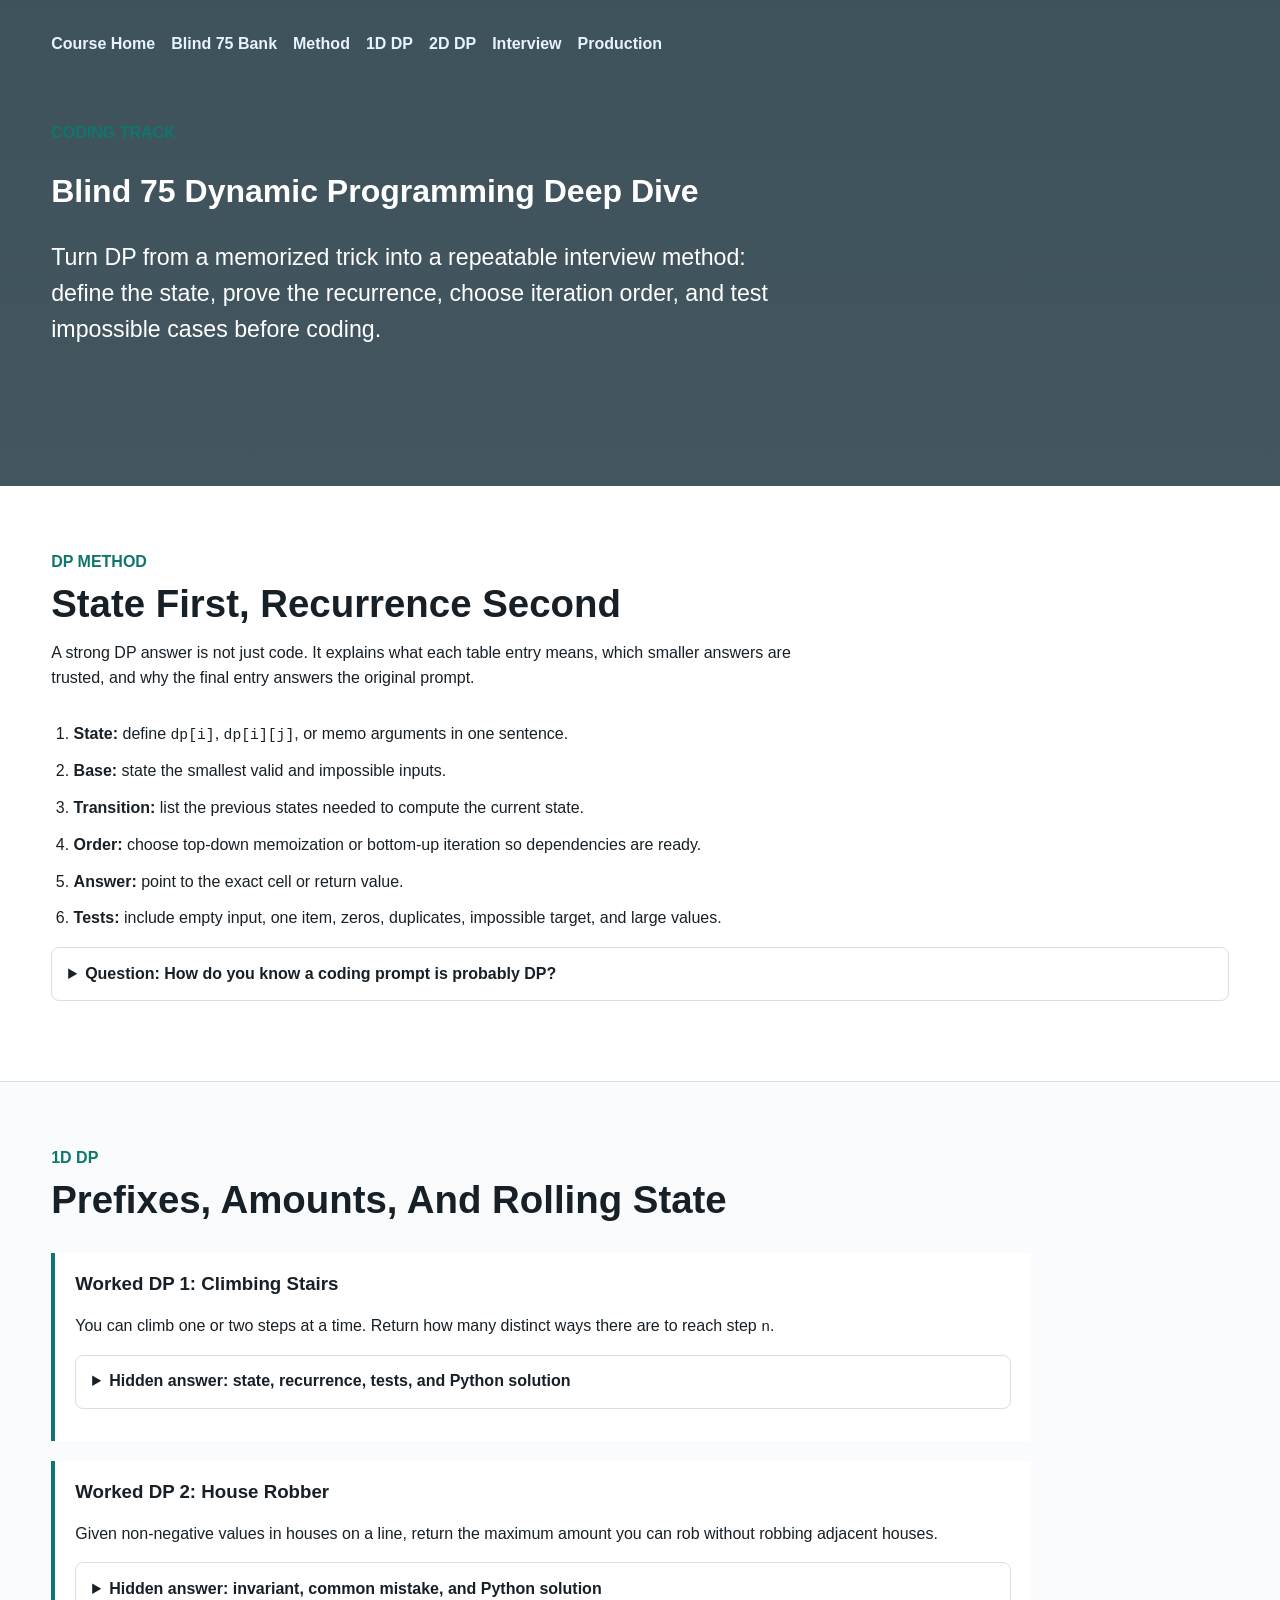
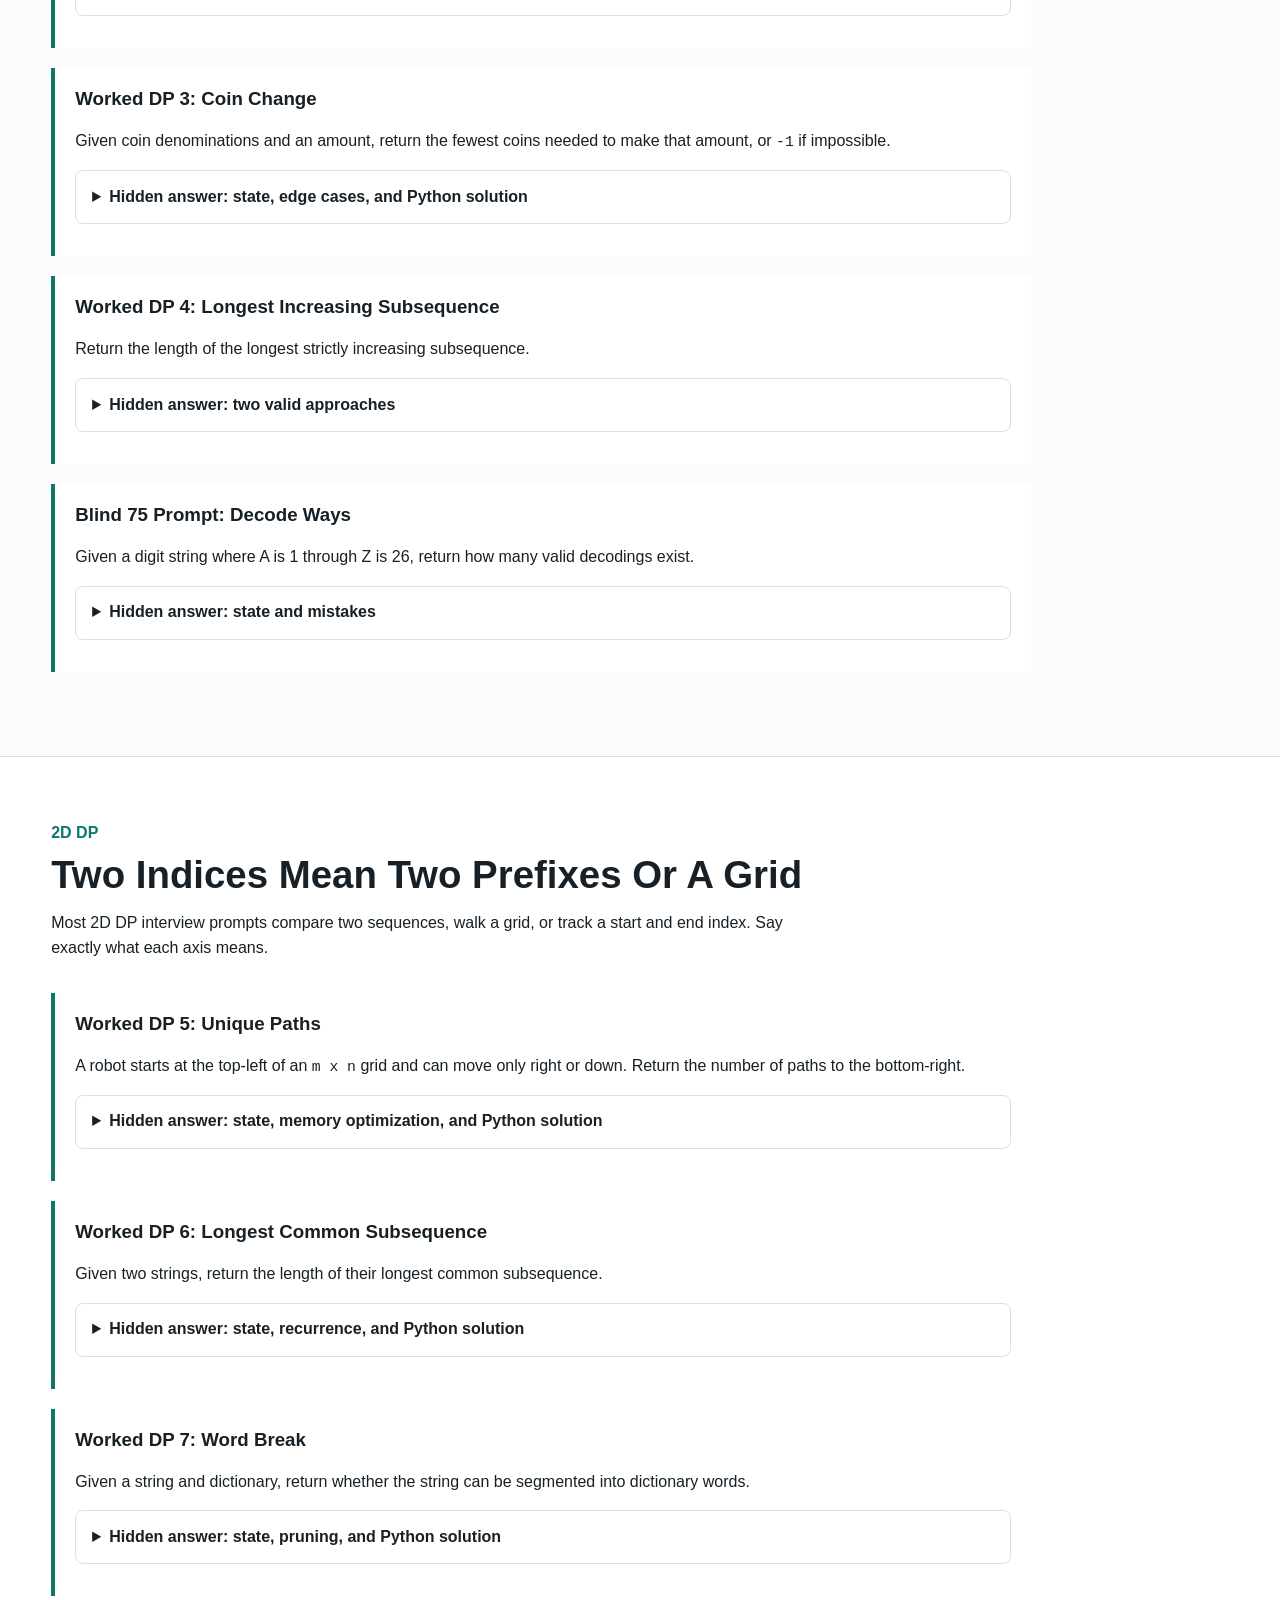
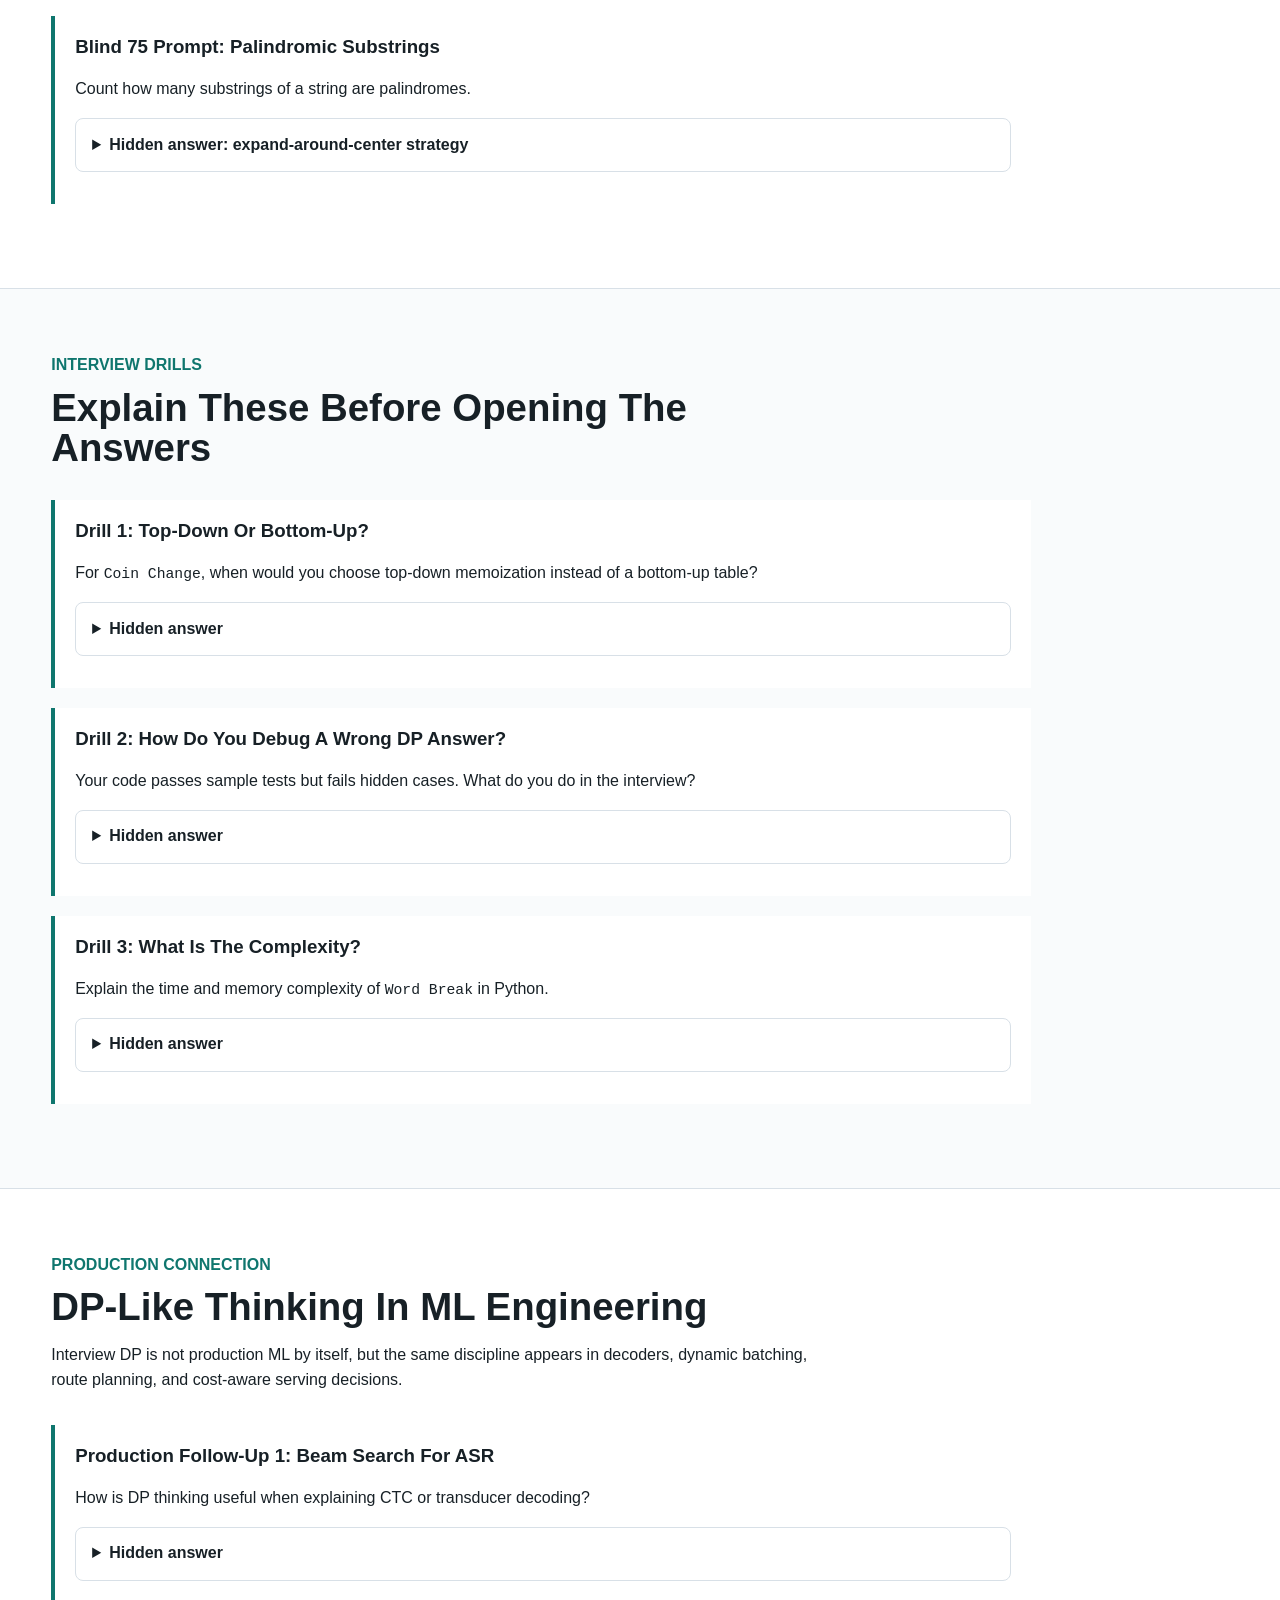
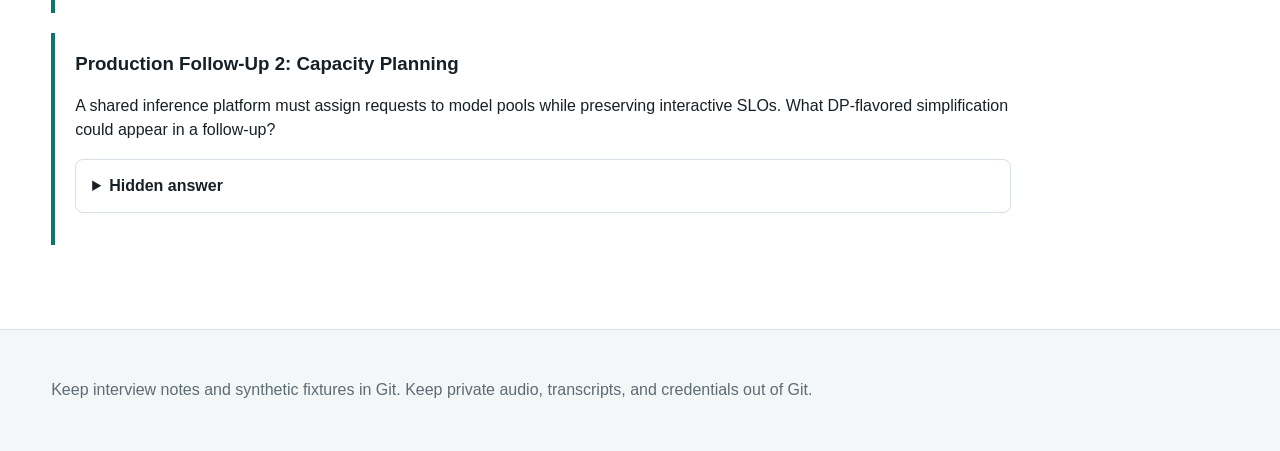
<file: lessons/coding-blind-75-dynamic-programming.html>
<!doctype html>
<html lang="en">
<head>
  <meta charset="utf-8">
  <meta name="viewport" content="width=device-width, initial-scale=1">
  <title>Blind 75 Dynamic Programming Deep Dive</title>
  <link rel="stylesheet" href="../styles.css?v=20260616c">
</head>
<body>
  <header class="lesson-hero">
    <nav>
      <a href="../index.html">Course Home</a>
      <a href="coding-blind-75.html">Blind 75 Bank</a>
      <a href="#method">Method</a>
      <a href="#one-d">1D DP</a>
      <a href="#two-d">2D DP</a>
      <a href="#interview">Interview</a>
      <a href="#production">Production</a>
    </nav>
    <p class="eyebrow">Coding Track</p>
    <h1>Blind 75 Dynamic Programming Deep Dive</h1>
    <p class="lede">
      Turn DP from a memorized trick into a repeatable interview method:
      define the state, prove the recurrence, choose iteration order, and test
      impossible cases before coding.
    </p>
  </header>

  <main>
    <section id="method" class="band">
      <div class="section-head">
        <p class="eyebrow">DP Method</p>
        <h2>State First, Recurrence Second</h2>
        <p>
          A strong DP answer is not just code. It explains what each table
          entry means, which smaller answers are trusted, and why the final
          entry answers the original prompt.
        </p>
      </div>
      <ol class="steps">
        <li><strong>State:</strong> define <code>dp[i]</code>, <code>dp[i][j]</code>, or memo arguments in one sentence.</li>
        <li><strong>Base:</strong> state the smallest valid and impossible inputs.</li>
        <li><strong>Transition:</strong> list the previous states needed to compute the current state.</li>
        <li><strong>Order:</strong> choose top-down memoization or bottom-up iteration so dependencies are ready.</li>
        <li><strong>Answer:</strong> point to the exact cell or return value.</li>
        <li><strong>Tests:</strong> include empty input, one item, zeros, duplicates, impossible target, and large values.</li>
      </ol>
      <details class="qa">
        <summary>Question: How do you know a coding prompt is probably DP?</summary>
        <p>
          Look for repeated subproblems over prefixes, suffixes, indices,
          amounts, capacities, or two sequence positions. If a brute-force
          recursion keeps solving the same smaller question, memoize it. If
          greedy choices can be locally attractive but globally wrong, DP is a
          candidate.
        </p>
      </details>
    </section>

    <section id="one-d" class="band">
      <div class="section-head">
        <p class="eyebrow">1D DP</p>
        <h2>Prefixes, Amounts, And Rolling State</h2>
      </div>

      <article class="prompt">
        <h3>Worked DP 1: Climbing Stairs</h3>
        <p>
          You can climb one or two steps at a time. Return how many distinct
          ways there are to reach step <code>n</code>.
        </p>
        <details class="qa">
          <summary>Hidden answer: state, recurrence, tests, and Python solution</summary>
          <p>
            State: <code>ways[i]</code> is the number of ways to reach step
            <code>i</code>. Recurrence: the last move came from
            <code>i - 1</code> or <code>i - 2</code>. The usual interview
            contract has <code>n &gt;= 1</code>; if the helper may be called
            directly, reject non-positive inputs instead of returning a
            misleading count. Test <code>n = 1</code>, <code>n = 2</code>, and a
            larger value. The rolling variables store the two previous states.
          </p>
          <pre><code class="language-python">def climb_stairs(n):
    if n &lt; 1:
        raise ValueError("n must be positive")
    if n &lt;= 2:
        return n

    two_back = 1
    one_back = 2
    for _ in range(3, n + 1):
        two_back, one_back = one_back, one_back + two_back
    return one_back</code></pre>
        </details>
      </article>

      <article class="prompt">
        <h3>Worked DP 2: House Robber</h3>
        <p>
          Given non-negative values in houses on a line, return the maximum
          amount you can rob without robbing adjacent houses.
        </p>
        <details class="qa">
          <summary>Hidden answer: invariant, common mistake, and Python solution</summary>
          <p>
            State: the best value after considering the prefix ending at the
            current house. Invariant: <code>prev1</code> is the best value for
            the processed prefix and <code>prev2</code> is the best value before
            that. The common mistake is adding the current house to a value that
            may already include the previous house.
          </p>
          <pre><code class="language-python">def rob(nums):
    prev2 = 0
    prev1 = 0
    for value in nums:
        take = prev2 + value
        skip = prev1
        prev2, prev1 = prev1, max(take, skip)
    return prev1</code></pre>
        </details>
      </article>

      <article class="prompt">
        <h3>Worked DP 3: Coin Change</h3>
        <p>
          Given coin denominations and an amount, return the fewest coins
          needed to make that amount, or <code>-1</code> if impossible.
        </p>
        <details class="qa">
          <summary>Hidden answer: state, edge cases, and Python solution</summary>
          <p>
            State: <code>dp[a]</code> is the fewest coins needed for amount
            <code>a</code>. Base: <code>dp[0] = 0</code>. Impossible states
            remain larger than any valid answer. Test amount zero, impossible
            amounts, duplicate coin values, and coin systems where greedy fails.
          </p>
          <pre><code class="language-python">def coin_change(coins, amount):
    inf = amount + 1
    dp = [inf] * (amount + 1)
    dp[0] = 0

    for a in range(1, amount + 1):
        for coin in coins:
            if coin &lt;= a:
                dp[a] = min(dp[a], dp[a - coin] + 1)

    return -1 if dp[amount] == inf else dp[amount]</code></pre>
        </details>
      </article>

      <article class="prompt">
        <h3>Worked DP 4: Longest Increasing Subsequence</h3>
        <p>
          Return the length of the longest strictly increasing subsequence.
        </p>
        <details class="qa">
          <summary>Hidden answer: two valid approaches</summary>
          <p>
            The O(n^2) DP state is <code>dp[i]</code>: the best increasing
            subsequence ending at <code>i</code>. The faster O(n log n)
            approach keeps <code>tails[k]</code>, the smallest possible tail
            for a subsequence of length <code>k + 1</code>. The tails list is
            not necessarily the final subsequence; it is a compact frontier.
          </p>
          <pre><code class="language-python">from bisect import bisect_left


def length_of_lis(nums):
    tails = []
    for value in nums:
        i = bisect_left(tails, value)
        if i == len(tails):
            tails.append(value)
        else:
            tails[i] = value
    return len(tails)</code></pre>
        </details>
      </article>

      <article class="prompt">
        <h3>Blind 75 Prompt: Decode Ways</h3>
        <p>
          Given a digit string where A is 1 through Z is 26, return how many
          valid decodings exist.
        </p>
        <details class="qa">
          <summary>Hidden answer: state and mistakes</summary>
          <p>
            State: <code>dp[i]</code> is the number of decodings for the prefix
            <code>s[:i]</code>. A one-digit transition is valid for 1 through
            9; a two-digit transition is valid for 10 through 26. Common
            mistakes are treating <code>0</code> as decodable by itself and
            forgetting that <code>30</code> is invalid.
          </p>
        </details>
      </article>
    </section>

    <section id="two-d" class="band">
      <div class="section-head">
        <p class="eyebrow">2D DP</p>
        <h2>Two Indices Mean Two Prefixes Or A Grid</h2>
        <p>
          Most 2D DP interview prompts compare two sequences, walk a grid, or
          track a start and end index. Say exactly what each axis means.
        </p>
      </div>

      <article class="prompt">
        <h3>Worked DP 5: Unique Paths</h3>
        <p>
          A robot starts at the top-left of an <code>m x n</code> grid and can
          move only right or down. Return the number of paths to the bottom-right.
        </p>
        <details class="qa">
          <summary>Hidden answer: state, memory optimization, and Python solution</summary>
          <p>
            State: <code>dp[c]</code> is the number of paths to the current row
            and column <code>c</code>. Each cell can be reached from above or
            left. A one-dimensional table works because the old
            <code>dp[c]</code> is the value from above and <code>dp[c - 1]</code>
            is the value from the left.
          </p>
          <pre><code class="language-python">def unique_paths(m, n):
    dp = [1] * n
    for _ in range(1, m):
        for c in range(1, n):
            dp[c] += dp[c - 1]
    return dp[-1]</code></pre>
        </details>
      </article>

      <article class="prompt">
        <h3>Worked DP 6: Longest Common Subsequence</h3>
        <p>
          Given two strings, return the length of their longest common
          subsequence.
        </p>
        <details class="qa">
          <summary>Hidden answer: state, recurrence, and Python solution</summary>
          <p>
            State: <code>dp[i][j]</code> is the LCS length between prefixes
            <code>text1[:i]</code> and <code>text2[:j]</code>. If the final
            characters match, extend the diagonal answer. Otherwise, drop one
            final character from either prefix and keep the better answer.
          </p>
          <pre><code class="language-python">def longest_common_subsequence(text1, text2):
    rows = len(text1) + 1
    cols = len(text2) + 1
    dp = [[0] * cols for _ in range(rows)]

    for i in range(1, rows):
        for j in range(1, cols):
            if text1[i - 1] == text2[j - 1]:
                dp[i][j] = dp[i - 1][j - 1] + 1
            else:
                dp[i][j] = max(dp[i - 1][j], dp[i][j - 1])
    return dp[-1][-1]</code></pre>
        </details>
      </article>

      <article class="prompt">
        <h3>Worked DP 7: Word Break</h3>
        <p>
          Given a string and dictionary, return whether the string can be
          segmented into dictionary words.
        </p>
        <details class="qa">
          <summary>Hidden answer: state, pruning, and Python solution</summary>
          <p>
            State: <code>dp[i]</code> means the prefix <code>s[:i]</code> can
            be segmented. Prune with the maximum dictionary word length so the
            inner loop does not inspect impossible cuts on long inputs.
          </p>
          <pre><code class="language-python">def word_break(s, word_dict):
    words = set(word_dict)
    if not words:
        return s == ""

    max_len = max(len(word) for word in words)
    dp = [False] * (len(s) + 1)
    dp[0] = True

    for i in range(1, len(s) + 1):
        start = max(0, i - max_len)
        for j in range(start, i):
            if dp[j] and s[j:i] in words:
                dp[i] = True
                break
    return dp[-1]</code></pre>
        </details>
      </article>

      <article class="prompt">
        <h3>Blind 75 Prompt: Palindromic Substrings</h3>
        <p>
          Count how many substrings of a string are palindromes.
        </p>
        <details class="qa">
          <summary>Hidden answer: expand-around-center strategy</summary>
          <p>
            This is often easier without a DP table. Expand around every odd
            and even center while the characters match. The invariant is that
            every expansion step has found one more palindrome with that center.
            Test empty string, one character, repeated characters, and mixed
            odd/even palindromes.
          </p>
        </details>
      </article>
    </section>

    <section id="interview" class="band">
      <div class="section-head">
        <p class="eyebrow">Interview Drills</p>
        <h2>Explain These Before Opening The Answers</h2>
      </div>

      <article class="prompt">
        <h3>Drill 1: Top-Down Or Bottom-Up?</h3>
        <p>
          For <code>Coin Change</code>, when would you choose top-down
          memoization instead of a bottom-up table?
        </p>
        <details class="qa">
          <summary>Hidden answer</summary>
          <p>
            Top-down is attractive when the reachable state space is much
            smaller than the full table, when the recurrence is easier to state
            recursively, or when you need a fast prototype. Bottom-up is often
            better when every amount is likely to be reached, recursion depth is
            risky, or you want predictable memory and iteration order.
          </p>
        </details>
      </article>

      <article class="prompt">
        <h3>Drill 2: How Do You Debug A Wrong DP Answer?</h3>
        <p>
          Your code passes sample tests but fails hidden cases. What do you do
          in the interview?
        </p>
        <details class="qa">
          <summary>Hidden answer</summary>
          <p>
            Write the state definition next to the table, then trace a tiny
            input by hand. Check base cases, index offsets, inclusive versus
            exclusive prefixes, impossible sentinel values, and iteration order.
            Add one test for each transition path. If memory was optimized,
            temporarily expand to the full table to verify correctness first.
          </p>
        </details>
      </article>

      <article class="prompt">
        <h3>Drill 3: What Is The Complexity?</h3>
        <p>
          Explain the time and memory complexity of <code>Word Break</code> in
          Python.
        </p>
        <details class="qa">
          <summary>Hidden answer</summary>
          <p>
            With a set for dictionary lookup and maximum word length
            <code>L</code>, the loop considers at most <code>L</code> cuts for
            each of <code>n</code> positions. Python slicing can copy up to
            <code>L</code> characters, so the practical bound is closer to
            O(n * L^2) unless substring views or trie traversal are used. The
            DP array is O(n), and the dictionary is O(total dictionary text).
          </p>
        </details>
      </article>
    </section>

    <section id="production" class="band">
      <div class="section-head">
        <p class="eyebrow">Production Connection</p>
        <h2>DP-Like Thinking In ML Engineering</h2>
        <p>
          Interview DP is not production ML by itself, but the same discipline
          appears in decoders, dynamic batching, route planning, and cost-aware
          serving decisions.
        </p>
      </div>

      <article class="prompt">
        <h3>Production Follow-Up 1: Beam Search For ASR</h3>
        <p>
          How is DP thinking useful when explaining CTC or transducer decoding?
        </p>
        <details class="qa">
          <summary>Hidden answer</summary>
          <p>
            Decoding maintains partial hypotheses and scores over time steps.
            The state includes the prefix, time, model score, language-model
            score, and sometimes blank or nonblank endings. The staff-level tradeoff
            is beam width versus latency and memory, with slice-level quality
            checks for accents, noise, and domain terms.
          </p>
        </details>
      </article>

      <article class="prompt">
        <h3>Production Follow-Up 2: Capacity Planning</h3>
        <p>
          A shared inference platform must assign requests to model pools while
          preserving interactive SLOs. What DP-flavored simplification could
          appear in a follow-up?
        </p>
        <details class="qa">
          <summary>Hidden answer</summary>
          <p>
            A simplified offline planning problem can look like knapsack:
            choose model replicas or optimization work under a GPU budget to
            maximize quality or traffic covered. In production, queueing,
            burstiness, rollout risk, and noisy estimates matter, so the DP
            solution becomes a planning aid rather than the serving policy.
          </p>
        </details>
      </article>
    </section>
  </main>

  <footer>
    <p>Keep interview notes and synthetic fixtures in Git. Keep private audio, transcripts, and credentials out of Git.</p>
  </footer>
</body>
</html>
</file>
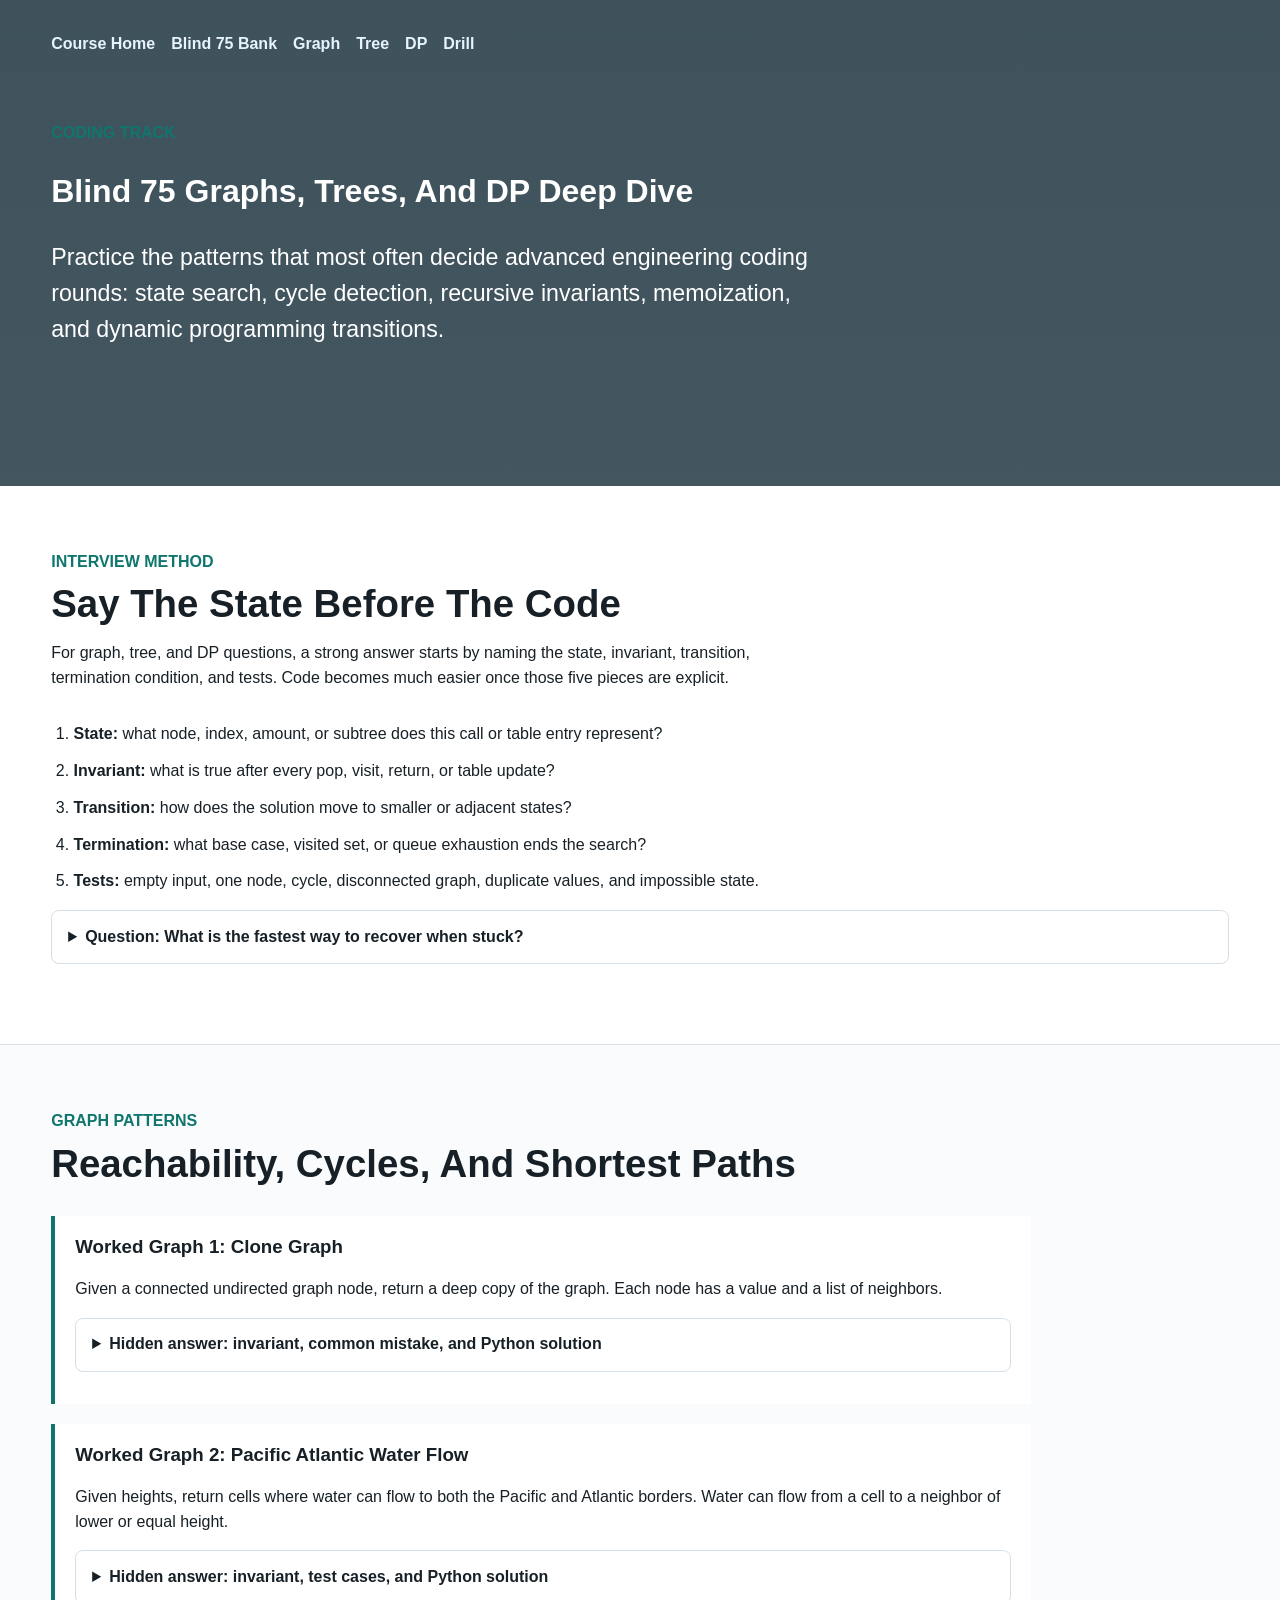
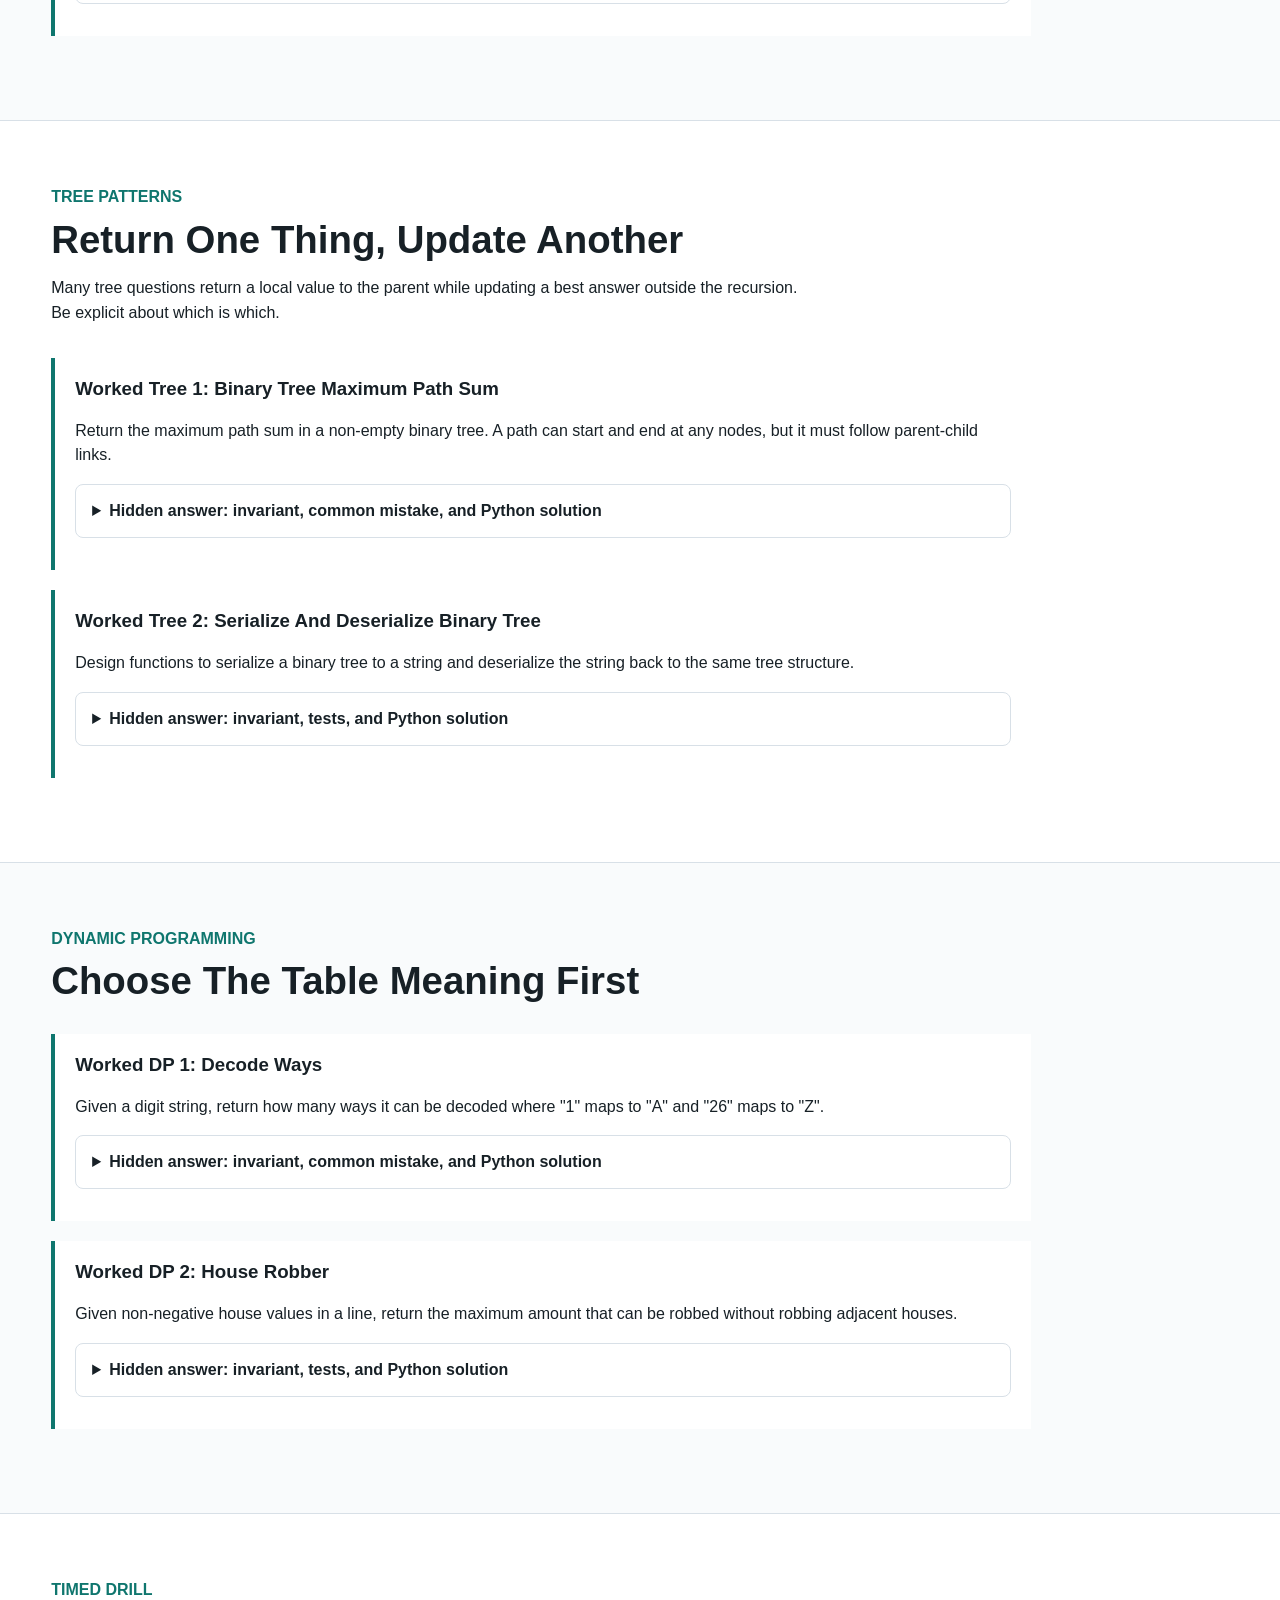
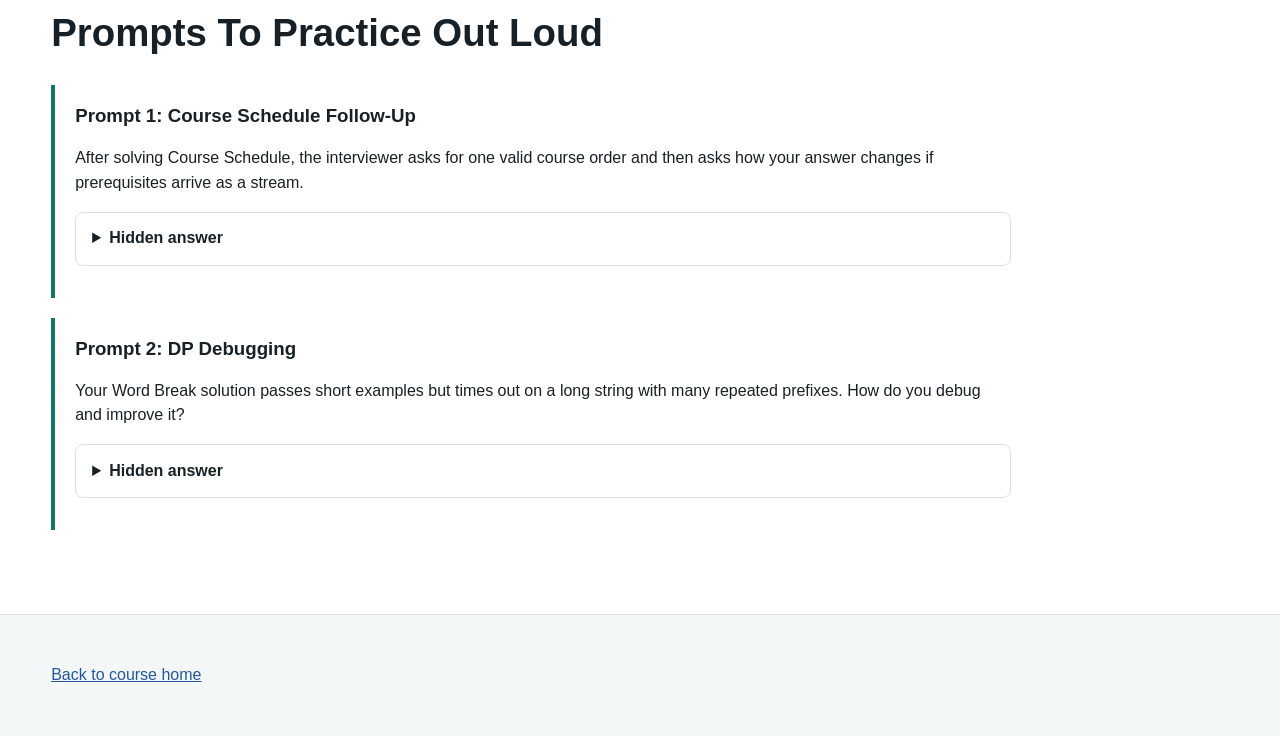
<file: lessons/coding-blind-75-graphs-dp.html>
<!doctype html>
<html lang="en">
<head>
  <meta charset="utf-8">
  <meta name="viewport" content="width=device-width, initial-scale=1">
  <title>Blind 75 Graphs, Trees, And DP</title>
  <link rel="stylesheet" href="../styles.css?v=20260616c">
</head>
<body>
  <header class="lesson-hero">
    <nav>
      <a href="../index.html">Course Home</a>
      <a href="coding-blind-75.html">Blind 75 Bank</a>
      <a href="#graph">Graph</a>
      <a href="#tree">Tree</a>
      <a href="#dp">DP</a>
      <a href="#drill">Drill</a>
    </nav>
    <p class="eyebrow">Coding Track</p>
    <h1>Blind 75 Graphs, Trees, And DP Deep Dive</h1>
    <p class="lede">
      Practice the patterns that most often decide advanced engineering coding
      rounds: state search, cycle detection, recursive invariants, memoization,
      and dynamic programming transitions.
    </p>
  </header>

  <main>
    <section class="band">
      <div class="section-head">
        <p class="eyebrow">Interview Method</p>
        <h2>Say The State Before The Code</h2>
        <p>
          For graph, tree, and DP questions, a strong answer starts by naming
          the state, invariant, transition, termination condition, and tests.
          Code becomes much easier once those five pieces are explicit.
        </p>
      </div>
      <ol class="steps">
        <li><strong>State:</strong> what node, index, amount, or subtree does this call or table entry represent?</li>
        <li><strong>Invariant:</strong> what is true after every pop, visit, return, or table update?</li>
        <li><strong>Transition:</strong> how does the solution move to smaller or adjacent states?</li>
        <li><strong>Termination:</strong> what base case, visited set, or queue exhaustion ends the search?</li>
        <li><strong>Tests:</strong> empty input, one node, cycle, disconnected graph, duplicate values, and impossible state.</li>
      </ol>
      <details class="qa">
        <summary>Question: What is the fastest way to recover when stuck?</summary>
        <p>
          Write the recursive or iterative state in English, then trace a tiny
          input. For DP, draw three cells or calls and decide which earlier
          answers they need. For graphs, mark exactly when a node becomes
          visited so duplicates and cycles cannot explode the search.
        </p>
      </details>
    </section>

    <section id="graph" class="band">
      <div class="section-head">
        <p class="eyebrow">Graph Patterns</p>
        <h2>Reachability, Cycles, And Shortest Paths</h2>
      </div>

      <article class="prompt">
        <h3>Worked Graph 1: Clone Graph</h3>
        <p>
          Given a connected undirected graph node, return a deep copy of the
          graph. Each node has a value and a list of neighbors.
        </p>
        <details class="qa">
          <summary>Hidden answer: invariant, common mistake, and Python solution</summary>
          <p>
            Invariant: once an original node is in <code>copies</code>, every
            future edge that reaches that original should reuse the same clone.
            The common mistake is cloning neighbors before memoizing the current
            node, which recurses forever on cycles.
          </p>
          <pre><code class="language-python">def clone_graph(node):
    if node is None:
        return None

    copies = {}

    def dfs(original):
        if original in copies:
            return copies[original]

        clone = Node(original.val)
        copies[original] = clone
        clone.neighbors = [dfs(neighbor) for neighbor in original.neighbors]
        return clone

    return dfs(node)</code></pre>
        </details>
      </article>

      <article class="prompt">
        <h3>Worked Graph 2: Pacific Atlantic Water Flow</h3>
        <p>
          Given heights, return cells where water can flow to both the Pacific
          and Atlantic borders. Water can flow from a cell to a neighbor of
          lower or equal height.
        </p>
        <details class="qa">
          <summary>Hidden answer: invariant, test cases, and Python solution</summary>
          <p>
            Reverse the flow. Invariant: a cell reached from an ocean border by
            moving only to equal-or-higher neighbors can drain back to that
            ocean in the original direction. Test one row, one column, flat
            terrain, and a high ridge surrounded by lower cells.
          </p>
          <pre><code class="language-python">def pacific_atlantic(heights):
    if not heights or not heights[0]:
        return []

    rows, cols = len(heights), len(heights[0])

    def flood(starts):
        seen = set(starts)
        stack = list(starts)
        while stack:
            r, c = stack.pop()
            for dr, dc in ((1, 0), (-1, 0), (0, 1), (0, -1)):
                nr, nc = r + dr, c + dc
                if (
                    0 &lt;= nr &lt; rows
                    and 0 &lt;= nc &lt; cols
                    and (nr, nc) not in seen
                    and heights[nr][nc] &gt;= heights[r][c]
                ):
                    seen.add((nr, nc))
                    stack.append((nr, nc))
        return seen

    pacific = flood([(0, c) for c in range(cols)] + [(r, 0) for r in range(rows)])
    atlantic = flood([(rows - 1, c) for c in range(cols)] + [(r, cols - 1) for r in range(rows)])
    return [[r, c] for r, c in sorted(pacific &amp; atlantic)]</code></pre>
        </details>
      </article>
    </section>

    <section id="tree" class="band">
      <div class="section-head">
        <p class="eyebrow">Tree Patterns</p>
        <h2>Return One Thing, Update Another</h2>
        <p>
          Many tree questions return a local value to the parent while updating
          a best answer outside the recursion. Be explicit about which is which.
        </p>
      </div>

      <article class="prompt">
        <h3>Worked Tree 1: Binary Tree Maximum Path Sum</h3>
        <p>
          Return the maximum path sum in a non-empty binary tree. A path can
          start and end at any nodes, but it must follow parent-child links.
        </p>
        <details class="qa">
          <summary>Hidden answer: invariant, common mistake, and Python solution</summary>
          <p>
            Invariant: the recursive return value is the best one-sided path
            that can extend to the parent. The global best can use both children
            through the current node. The common mistake is returning a forked
            path upward, which is not a valid path for the parent to extend.
          </p>
          <pre><code class="language-python">def max_path_sum(root):
    if root is None:
        raise ValueError("root must be non-empty")

    best = -10**18

    def one_sided(node):
        nonlocal best
        if node is None:
            return 0

        left = max(0, one_sided(node.left))
        right = max(0, one_sided(node.right))
        best = max(best, node.val + left + right)
        return node.val + max(left, right)

    one_sided(root)
    return best</code></pre>
        </details>
      </article>

      <article class="prompt">
        <h3>Worked Tree 2: Serialize And Deserialize Binary Tree</h3>
        <p>
          Design functions to serialize a binary tree to a string and
          deserialize the string back to the same tree structure.
        </p>
        <details class="qa">
          <summary>Hidden answer: invariant, tests, and Python solution</summary>
          <p>
            Preorder with null markers is enough because each token stream can
            be consumed from left to right. Test an empty tree, a one-node tree,
            a left-only chain, and duplicate values. Values alone are not enough
            without null structure markers.
          </p>
          <pre><code class="language-python">class Codec:
    def serialize(self, root):
        tokens = []

        def walk(node):
            if node is None:
                tokens.append("#")
                return
            tokens.append(str(node.val))
            walk(node.left)
            walk(node.right)

        walk(root)
        return ",".join(tokens)

    def deserialize(self, data):
        tokens = iter(data.split(","))

        def build():
            token = next(tokens)
            if token == "#":
                return None
            node = TreeNode(int(token))
            node.left = build()
            node.right = build()
            return node

        return build()</code></pre>
        </details>
      </article>
    </section>

    <section id="dp" class="band">
      <div class="section-head">
        <p class="eyebrow">Dynamic Programming</p>
        <h2>Choose The Table Meaning First</h2>
      </div>

      <article class="prompt">
        <h3>Worked DP 1: Decode Ways</h3>
        <p>
          Given a digit string, return how many ways it can be decoded where
          "1" maps to "A" and "26" maps to "Z".
        </p>
        <details class="qa">
          <summary>Hidden answer: invariant, common mistake, and Python solution</summary>
          <p>
            Invariant: <code>dp[i]</code> is the number of decodings for the
            prefix ending before index <code>i</code>. A zero is valid only as
            part of 10 or 20. The common mistake is treating every two-digit
            number ending in zero as valid.
          </p>
          <pre><code class="language-python">def num_decodings(s):
    if not s:
        return 0

    dp = [0] * (len(s) + 1)
    dp[0] = 1
    dp[1] = 0 if s[0] == "0" else 1

    for i in range(2, len(s) + 1):
        one = int(s[i - 1:i])
        two = int(s[i - 2:i])
        if 1 &lt;= one &lt;= 9:
            dp[i] += dp[i - 1]
        if 10 &lt;= two &lt;= 26:
            dp[i] += dp[i - 2]
    return dp[-1]</code></pre>
        </details>
      </article>

      <article class="prompt">
        <h3>Worked DP 2: House Robber</h3>
        <p>
          Given non-negative house values in a line, return the maximum amount
          that can be robbed without robbing adjacent houses.
        </p>
        <details class="qa">
          <summary>Hidden answer: invariant, tests, and Python solution</summary>
          <p>
            Invariant: after each house, <code>prev1</code> is the best value
            through the current house and <code>prev2</code> is the best value
            through the previous previous house. Test empty input, one house,
            two houses, all zeros, and a large value surrounded by small values.
          </p>
          <pre><code class="language-python">def rob(nums):
    prev2 = 0
    prev1 = 0
    for value in nums:
        prev2, prev1 = prev1, max(prev1, prev2 + value)
    return prev1</code></pre>
        </details>
      </article>
    </section>

    <section id="drill" class="band">
      <div class="section-head">
        <p class="eyebrow">Timed Drill</p>
        <h2>Prompts To Practice Out Loud</h2>
      </div>
      <article class="prompt">
        <h3>Prompt 1: Course Schedule Follow-Up</h3>
        <p>
          After solving Course Schedule, the interviewer asks for one valid
          course order and then asks how your answer changes if prerequisites
          arrive as a stream.
        </p>
        <details class="qa">
          <summary>Hidden answer</summary>
          <p>
            Return the Kahn traversal order when all nodes are processed. For
            streaming prerequisites, clarify whether queries must be answered
            online. A simple batch answer rebuilds indegrees; an online answer
            needs incremental cycle detection or versioned graph snapshots,
            depending on latency and update frequency.
          </p>
        </details>
      </article>

      <article class="prompt">
        <h3>Prompt 2: DP Debugging</h3>
        <p>
          Your Word Break solution passes short examples but times out on a
          long string with many repeated prefixes. How do you debug and improve
          it?
        </p>
        <details class="qa">
          <summary>Hidden answer</summary>
          <p>
            First confirm the state and count repeated substring checks. Use a
            word set, cap candidate lengths by the longest dictionary word, and
            avoid unnecessary slicing where possible. If using recursion, add
            memoization by start index and test with repeated characters plus a
            dictionary that nearly matches but fails at the end.
          </p>
        </details>
      </article>
    </section>
  </main>

  <footer>
    <p><a href="../index.html">Back to course home</a></p>
  </footer>
</body>
</html>
</file>
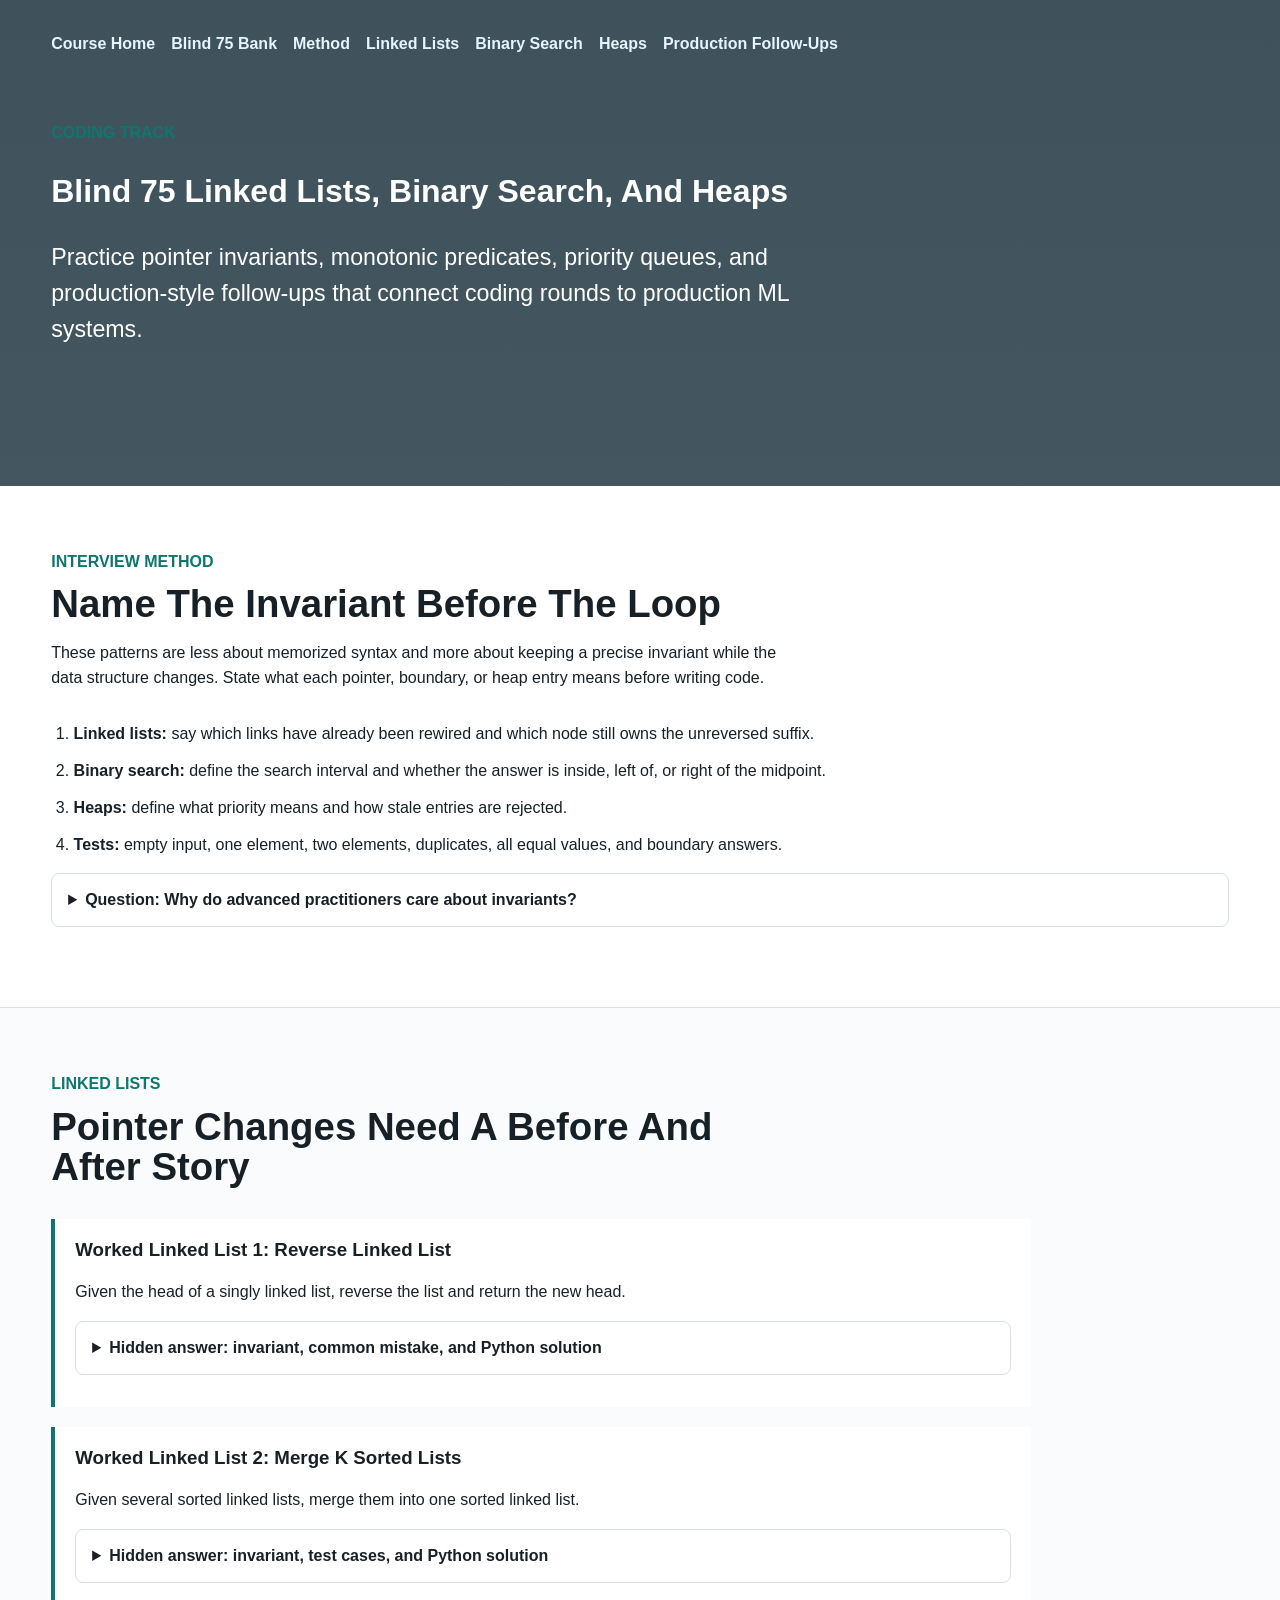
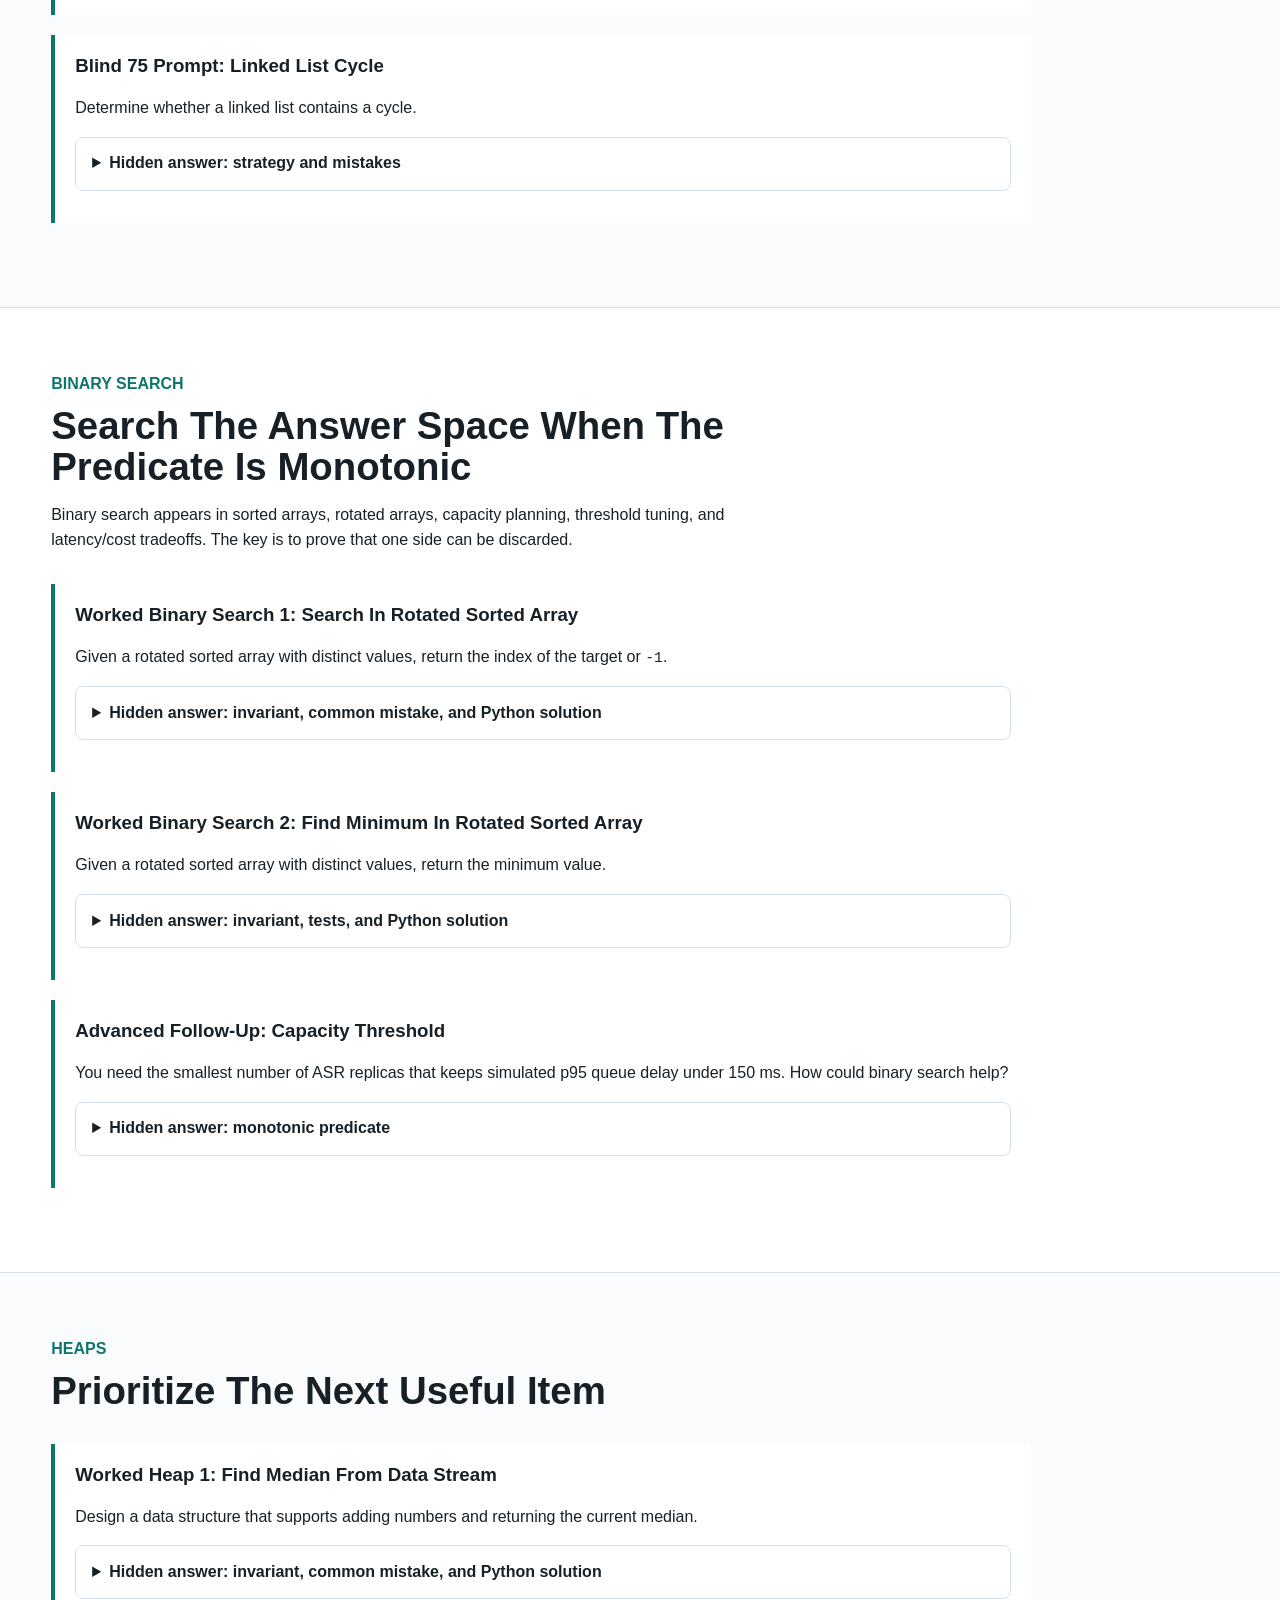
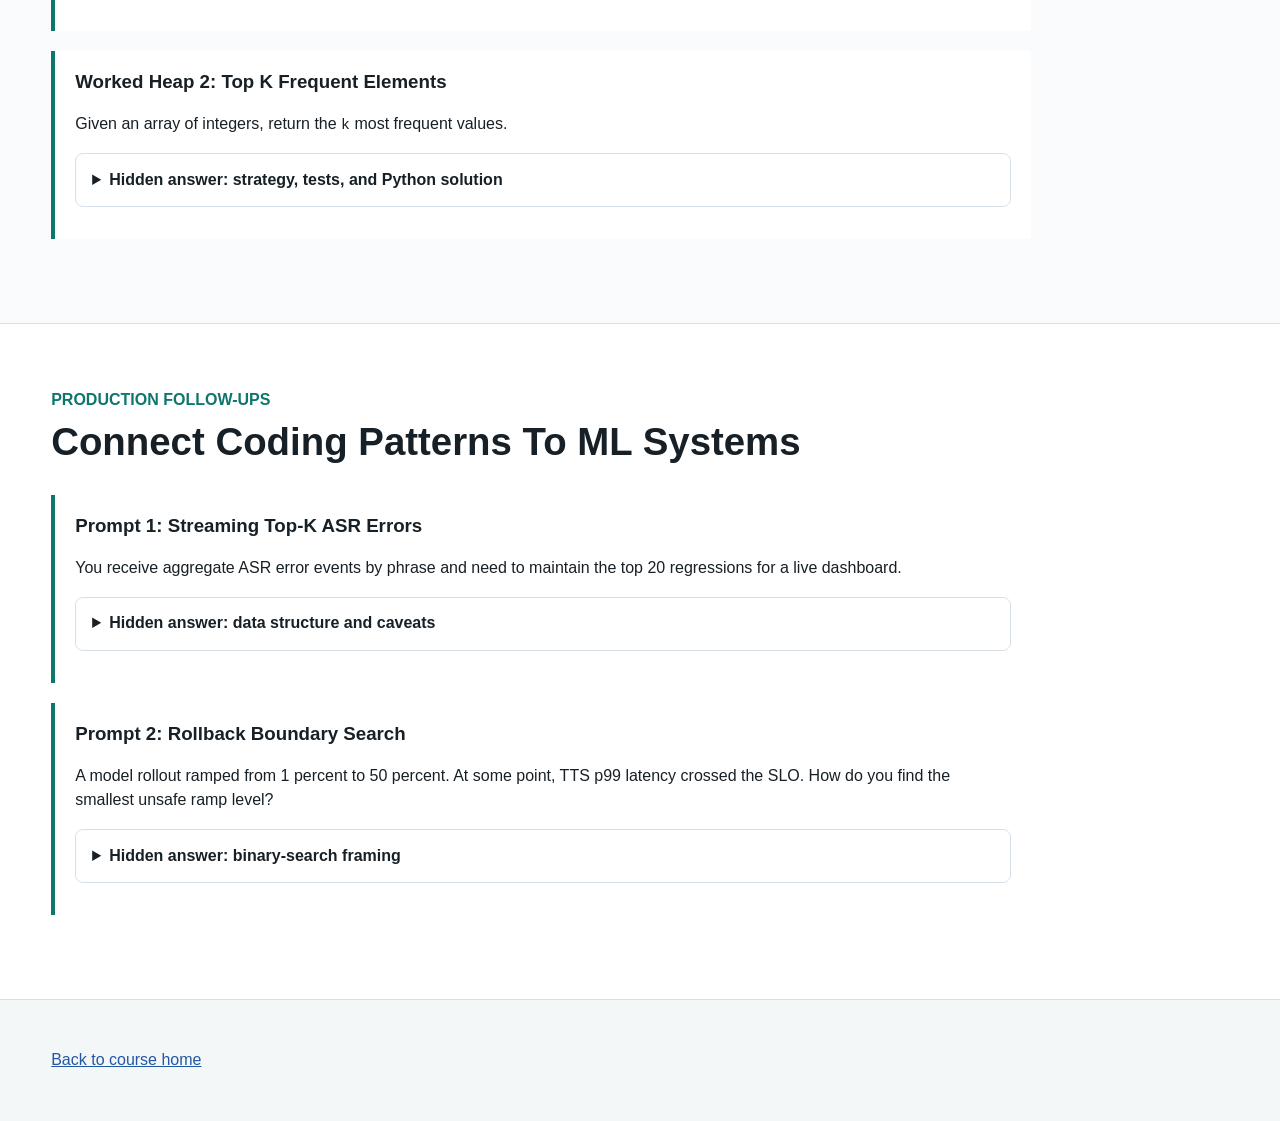
<file: lessons/coding-blind-75-linkedlists-binarysearch.html>
<!doctype html>
<html lang="en">
<head>
  <meta charset="utf-8">
  <meta name="viewport" content="width=device-width, initial-scale=1">
  <title>Blind 75 Linked Lists, Binary Search, And Heaps</title>
  <link rel="stylesheet" href="../styles.css?v=20260616c">
</head>
<body>
  <header class="lesson-hero">
    <nav>
      <a href="../index.html">Course Home</a>
      <a href="coding-blind-75.html">Blind 75 Bank</a>
      <a href="#method">Method</a>
      <a href="#linked-list">Linked Lists</a>
      <a href="#binary-search">Binary Search</a>
      <a href="#heaps">Heaps</a>
      <a href="#production">Production Follow-Ups</a>
    </nav>
    <p class="eyebrow">Coding Track</p>
    <h1>Blind 75 Linked Lists, Binary Search, And Heaps</h1>
    <p class="lede">
      Practice pointer invariants, monotonic predicates, priority queues, and
      production-style follow-ups that connect coding rounds to production ML
      systems.
    </p>
  </header>

  <main>
    <section id="method" class="band">
      <div class="section-head">
        <p class="eyebrow">Interview Method</p>
        <h2>Name The Invariant Before The Loop</h2>
        <p>
          These patterns are less about memorized syntax and more about keeping
          a precise invariant while the data structure changes. State what each
          pointer, boundary, or heap entry means before writing code.
        </p>
      </div>
      <ol class="steps">
        <li><strong>Linked lists:</strong> say which links have already been rewired and which node still owns the unreversed suffix.</li>
        <li><strong>Binary search:</strong> define the search interval and whether the answer is inside, left of, or right of the midpoint.</li>
        <li><strong>Heaps:</strong> define what priority means and how stale entries are rejected.</li>
        <li><strong>Tests:</strong> empty input, one element, two elements, duplicates, all equal values, and boundary answers.</li>
      </ol>
      <details class="qa">
        <summary>Question: Why do advanced practitioners care about invariants?</summary>
        <p>
          Invariants make correctness auditable. An experienced engineer can explain
          why the loop terminates, why no data is lost during mutation, and why
          edge cases are covered without relying on lucky sample tests.
        </p>
      </details>
    </section>

    <section id="linked-list" class="band">
      <div class="section-head">
        <p class="eyebrow">Linked Lists</p>
        <h2>Pointer Changes Need A Before And After Story</h2>
      </div>

      <article class="prompt">
        <h3>Worked Linked List 1: Reverse Linked List</h3>
        <p>
          Given the head of a singly linked list, reverse the list and return
          the new head.
        </p>
        <details class="qa">
          <summary>Hidden answer: invariant, common mistake, and Python solution</summary>
          <p>
            Invariant: <code>prev</code> is the fully reversed prefix and
            <code>cur</code> is the first node in the unreversed suffix. The
            common mistake is overwriting <code>cur.next</code> before saving
            the original next node.
          </p>
          <pre><code class="language-python">def reverse_list(head):
    prev = None
    cur = head
    while cur:
        nxt = cur.next
        cur.next = prev
        prev = cur
        cur = nxt
    return prev</code></pre>
        </details>
      </article>

      <article class="prompt">
        <h3>Worked Linked List 2: Merge K Sorted Lists</h3>
        <p>
          Given several sorted linked lists, merge them into one sorted linked
          list.
        </p>
        <details class="qa">
          <summary>Hidden answer: invariant, test cases, and Python solution</summary>
          <p>
            Invariant: the heap contains the smallest unmerged node from each
            active list. Use a tie-breaker counter because Python cannot compare
            list node objects directly. Test empty input, empty lists inside the
            input, duplicate values, one list, and lists with negative values.
          </p>
          <pre><code class="language-python">from heapq import heappop, heappush

def merge_k_lists(lists):
    heap = []
    counter = 0
    for node in lists:
        if node:
            heappush(heap, (node.val, counter, node))
            counter += 1

    dummy = ListNode(0)
    tail = dummy
    while heap:
        _, _, node = heappop(heap)
        tail.next = node
        tail = tail.next
        if node.next:
            heappush(heap, (node.next.val, counter, node.next))
            counter += 1

    tail.next = None
    return dummy.next</code></pre>
        </details>
      </article>

      <article class="prompt">
        <h3>Blind 75 Prompt: Linked List Cycle</h3>
        <p>
          Determine whether a linked list contains a cycle.
        </p>
        <details class="qa">
          <summary>Hidden answer: strategy and mistakes</summary>
          <p>
            Use Floyd's slow and fast pointers. If the fast pointer reaches
            null, the list terminates; if slow and fast meet, there is a cycle.
            Common mistakes are advancing <code>fast.next.next</code> before
            checking <code>fast</code> and <code>fast.next</code>, or returning
            false after only one unequal step.
          </p>
        </details>
      </article>
    </section>

    <section id="binary-search" class="band">
      <div class="section-head">
        <p class="eyebrow">Binary Search</p>
        <h2>Search The Answer Space When The Predicate Is Monotonic</h2>
        <p>
          Binary search appears in sorted arrays, rotated arrays, capacity
          planning, threshold tuning, and latency/cost tradeoffs. The key is to
          prove that one side can be discarded.
        </p>
      </div>

      <article class="prompt">
        <h3>Worked Binary Search 1: Search In Rotated Sorted Array</h3>
        <p>
          Given a rotated sorted array with distinct values, return the index of
          the target or <code>-1</code>.
        </p>
        <details class="qa">
          <summary>Hidden answer: invariant, common mistake, and Python solution</summary>
          <p>
            Invariant: if the target exists, it is inside <code>[lo, hi]</code>.
            At least one half is sorted at every step. The common mistake is
            deciding which half is sorted but using strict comparisons that
            accidentally discard the midpoint value.
          </p>
          <pre><code class="language-python">def search_rotated(nums, target):
    lo, hi = 0, len(nums) - 1
    while lo &lt;= hi:
        mid = (lo + hi) // 2
        if nums[mid] == target:
            return mid

        if nums[lo] &lt;= nums[mid]:
            if nums[lo] &lt;= target &lt; nums[mid]:
                hi = mid - 1
            else:
                lo = mid + 1
        else:
            if nums[mid] &lt; target &lt;= nums[hi]:
                lo = mid + 1
            else:
                hi = mid - 1
    return -1</code></pre>
        </details>
      </article>

      <article class="prompt">
        <h3>Worked Binary Search 2: Find Minimum In Rotated Sorted Array</h3>
        <p>
          Given a rotated sorted array with distinct values, return the minimum
          value.
        </p>
        <details class="qa">
          <summary>Hidden answer: invariant, tests, and Python solution</summary>
          <p>
            Invariant: the minimum is always inside <code>[lo, hi]</code>. If
            <code>nums[mid] &gt; nums[hi]</code>, the minimum is to the right;
            otherwise it is at mid or to the left. Test not rotated, rotated by
            one, two elements, and a single element.
          </p>
          <pre><code class="language-python">def find_min(nums):
    lo, hi = 0, len(nums) - 1
    while lo &lt; hi:
        mid = (lo + hi) // 2
        if nums[mid] &gt; nums[hi]:
            lo = mid + 1
        else:
            hi = mid
    return nums[lo]</code></pre>
        </details>
      </article>

      <article class="prompt">
        <h3>Advanced Follow-Up: Capacity Threshold</h3>
        <p>
          You need the smallest number of ASR replicas that keeps simulated p95
          queue delay under 150 ms. How could binary search help?
        </p>
        <details class="qa">
          <summary>Hidden answer: monotonic predicate</summary>
          <p>
            Define a predicate <code>ok(replicas)</code> that returns true when
            the simulator or load test meets the p95 queue target. If adding
            replicas never worsens queue delay under the same traffic, the
            predicate is monotonic: false, false, true, true. Binary search
            finds the smallest passing replica count. In practice, add repeated
            trials and confidence bounds because load tests are noisy.
          </p>
        </details>
      </article>
    </section>

    <section id="heaps" class="band">
      <div class="section-head">
        <p class="eyebrow">Heaps</p>
        <h2>Prioritize The Next Useful Item</h2>
      </div>

      <article class="prompt">
        <h3>Worked Heap 1: Find Median From Data Stream</h3>
        <p>
          Design a data structure that supports adding numbers and returning
          the current median.
        </p>
        <details class="qa">
          <summary>Hidden answer: invariant, common mistake, and Python solution</summary>
          <p>
            Invariant: the max heap stores the smaller half and the min heap
            stores the larger half; their sizes differ by at most one. Python
            only has a min heap, so store negative values for the lower half.
          </p>
          <pre><code class="language-python">from heapq import heappop, heappush

class MedianFinder:
    def __init__(self):
        self.low = []
        self.high = []

    def addNum(self, num):
        heappush(self.low, -num)
        heappush(self.high, -heappop(self.low))
        if len(self.high) &gt; len(self.low):
            heappush(self.low, -heappop(self.high))

    def findMedian(self):
        if len(self.low) &gt; len(self.high):
            return -self.low[0]
        return (-self.low[0] + self.high[0]) / 2</code></pre>
        </details>
      </article>

      <article class="prompt">
        <h3>Worked Heap 2: Top K Frequent Elements</h3>
        <p>
          Given an array of integers, return the <code>k</code> most frequent
          values.
        </p>
        <details class="qa">
          <summary>Hidden answer: strategy, tests, and Python solution</summary>
          <p>
            Count first, then keep a min heap of size <code>k</code>. The heap
            contains the current top candidates. Test <code>k = 1</code>,
            <code>k</code> equal to the number of distinct values, ties, and an
            input with one repeated value.
          </p>
          <pre><code class="language-python">from collections import Counter
from heapq import heappush, heappushpop

def top_k_frequent(nums, k):
    heap = []
    for value, count in Counter(nums).items():
        item = (count, value)
        if len(heap) &lt; k:
            heappush(heap, item)
        else:
            heappushpop(heap, item)
    return [value for _, value in heap]</code></pre>
        </details>
      </article>
    </section>

    <section id="production" class="band">
      <div class="section-head">
        <p class="eyebrow">Production Follow-Ups</p>
        <h2>Connect Coding Patterns To ML Systems</h2>
      </div>

      <article class="prompt">
        <h3>Prompt 1: Streaming Top-K ASR Errors</h3>
        <p>
          You receive aggregate ASR error events by phrase and need to maintain
          the top 20 regressions for a live dashboard.
        </p>
        <details class="qa">
          <summary>Hidden answer: data structure and caveats</summary>
          <p>
            Use counts keyed by phrase plus a heap for top-k candidates. For a
            high-volume stream, handle stale heap entries by comparing the heap
            count against the latest count map when popping. Discuss windowing,
            tenant isolation, privacy redaction, and whether exact counts are
            required or approximate heavy hitters are enough.
          </p>
        </details>
      </article>

      <article class="prompt">
        <h3>Prompt 2: Rollback Boundary Search</h3>
        <p>
          A model rollout ramped from 1 percent to 50 percent. At some point,
          TTS p99 latency crossed the SLO. How do you find the smallest unsafe
          ramp level?
        </p>
        <details class="qa">
          <summary>Hidden answer: binary-search framing</summary>
          <p>
            If the same traffic replay shows latency worsening monotonically as
            exposure increases, binary search the exposure level with a
            predicate like <code>p99_latency &lt;= slo</code>. In live systems,
            monotonicity can be broken by traffic mix and autoscaling, so pair
            the search with controlled replay, repeated trials, and slice-level
            checks before making a rollback rule.
          </p>
        </details>
      </article>
    </section>
  </main>

  <footer>
    <p><a href="../index.html">Back to course home</a></p>
  </footer>
</body>
</html>
</file>
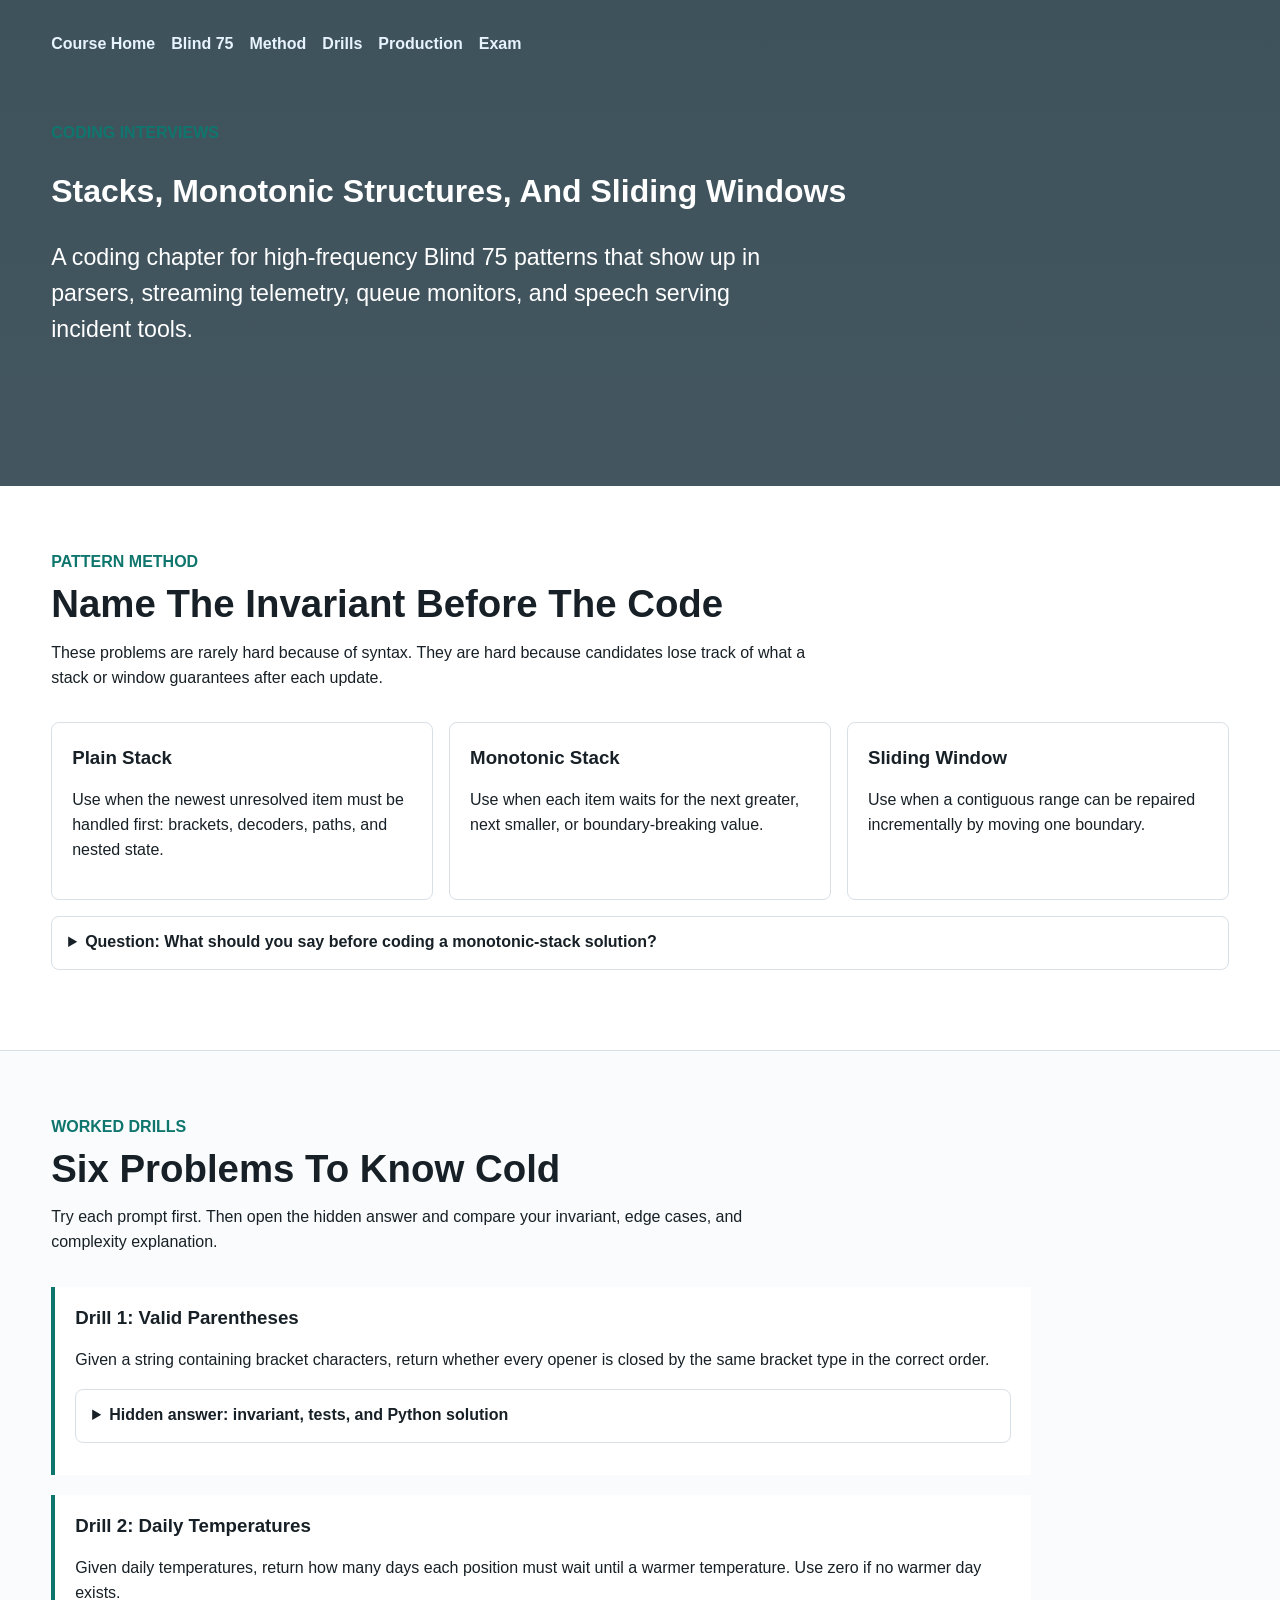
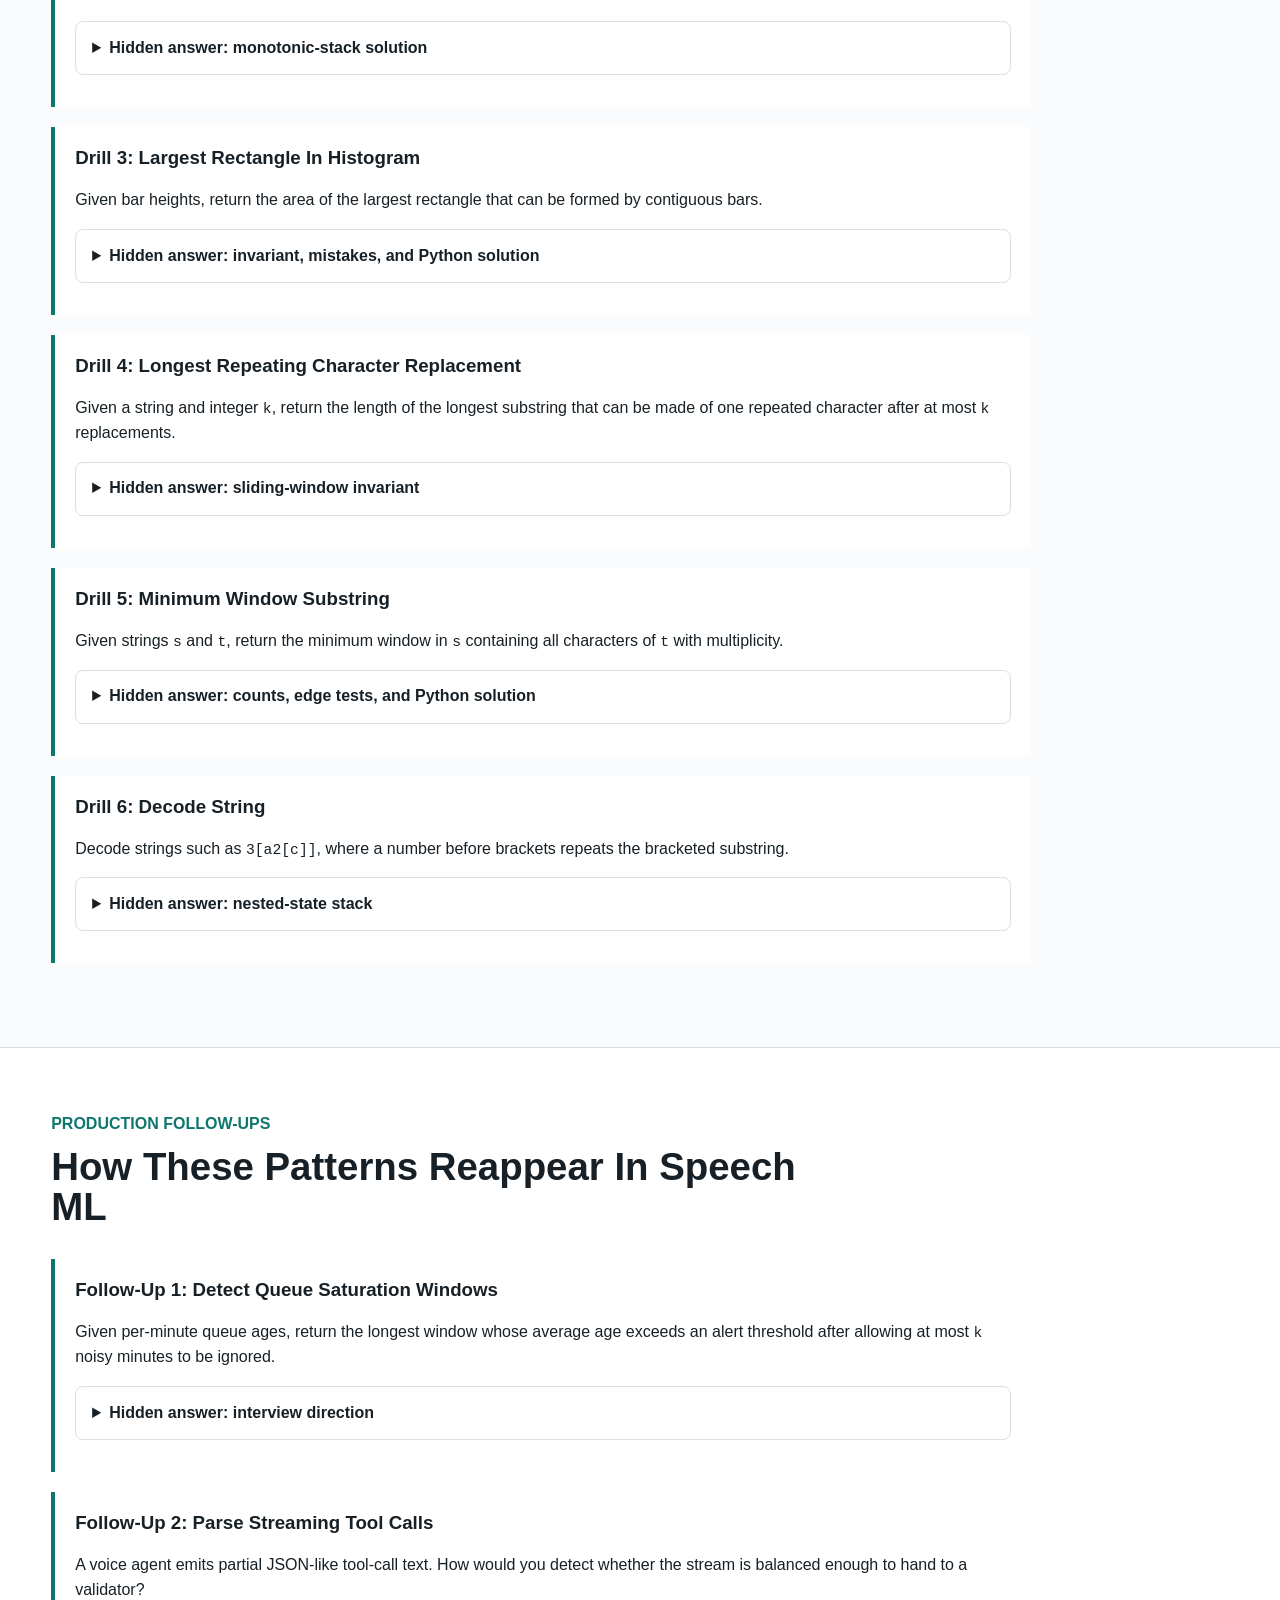
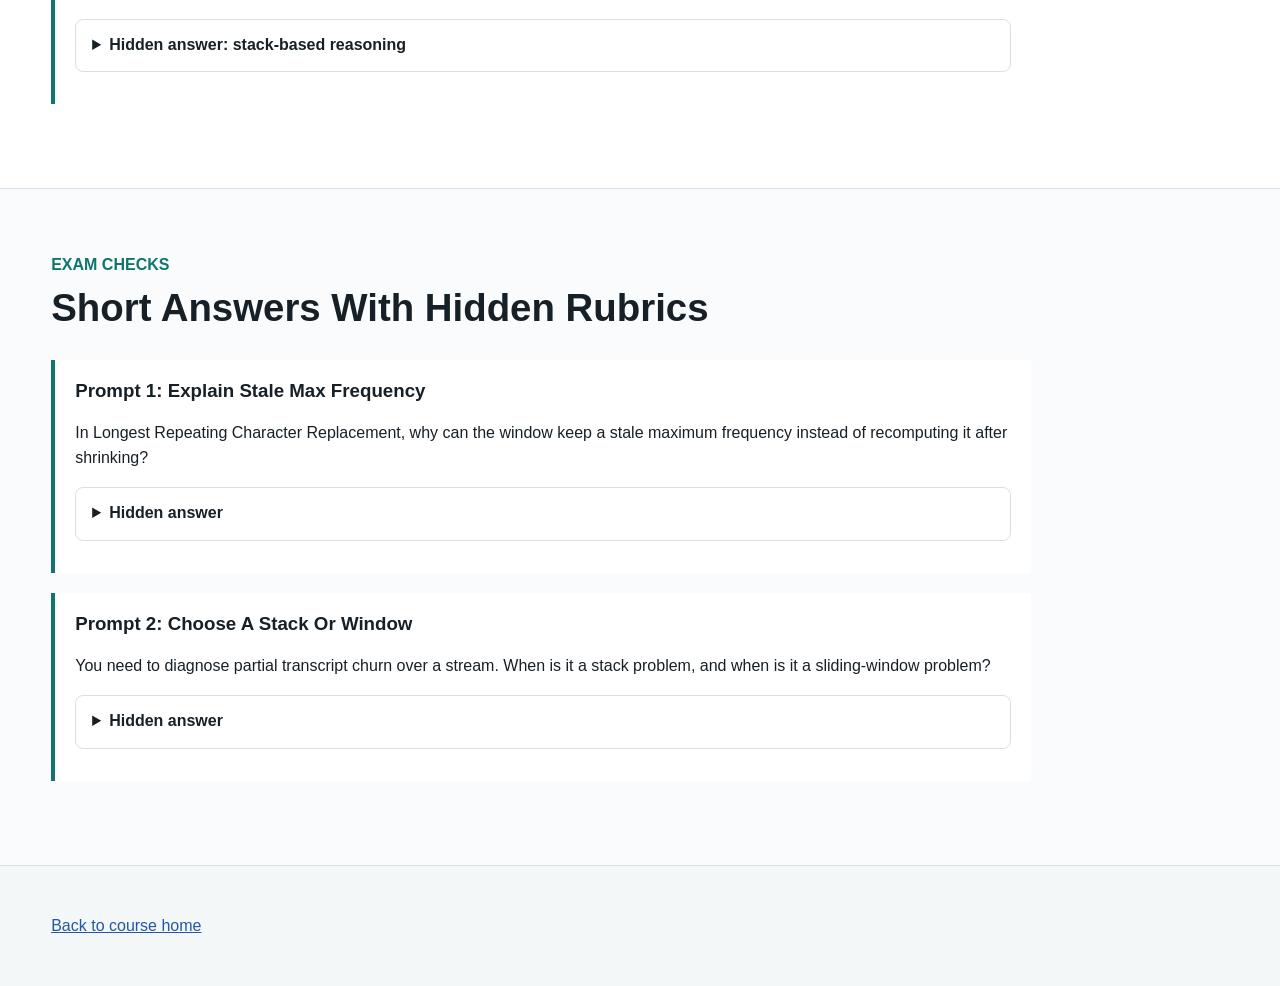
<file: lessons/coding-blind-75-stacks-windows.html>
<!doctype html>
<html lang="en">
<head>
  <meta charset="utf-8">
  <meta name="viewport" content="width=device-width, initial-scale=1">
  <title>Blind 75 Stacks And Sliding Windows</title>
  <link rel="stylesheet" href="../styles.css?v=20260616c">
</head>
<body>
  <header class="lesson-hero">
    <nav>
      <a href="../index.html">Course Home</a>
      <a href="coding-blind-75.html">Blind 75</a>
      <a href="#method">Method</a>
      <a href="#drills">Drills</a>
      <a href="#production">Production</a>
      <a href="#exam">Exam</a>
    </nav>
    <p class="eyebrow">Coding Interviews</p>
    <h1>Stacks, Monotonic Structures, And Sliding Windows</h1>
    <p class="lede">
      A coding chapter for high-frequency Blind 75 patterns that show
      up in parsers, streaming telemetry, queue monitors, and speech serving
      incident tools.
    </p>
  </header>

  <main>
    <section id="method" class="band">
      <div class="section-head">
        <p class="eyebrow">Pattern Method</p>
        <h2>Name The Invariant Before The Code</h2>
        <p>
          These problems are rarely hard because of syntax. They are hard
          because candidates lose track of what a stack or window guarantees
          after each update.
        </p>
      </div>
      <div class="grid three">
        <article class="card">
          <h3>Plain Stack</h3>
          <p>Use when the newest unresolved item must be handled first: brackets, decoders, paths, and nested state.</p>
        </article>
        <article class="card">
          <h3>Monotonic Stack</h3>
          <p>Use when each item waits for the next greater, next smaller, or boundary-breaking value.</p>
        </article>
        <article class="card">
          <h3>Sliding Window</h3>
          <p>Use when a contiguous range can be repaired incrementally by moving one boundary.</p>
        </article>
      </div>
      <details class="qa">
        <summary>Question: What should you say before coding a monotonic-stack solution?</summary>
        <p>
          State what the stack stores, what order it preserves, and when an
          element becomes resolved. For example: the stack stores indices whose
          temperatures have not yet found a warmer future day, and temperatures
          at those indices are decreasing from bottom to top.
        </p>
      </details>
    </section>

    <section id="drills" class="band">
      <div class="section-head">
        <p class="eyebrow">Worked Drills</p>
        <h2>Six Problems To Know Cold</h2>
        <p>
          Try each prompt first. Then open the hidden answer and compare your
          invariant, edge cases, and complexity explanation.
        </p>
      </div>

      <article class="prompt">
        <h3>Drill 1: Valid Parentheses</h3>
        <p>
          Given a string containing bracket characters, return whether every
          opener is closed by the same bracket type in the correct order.
        </p>
        <details class="qa">
          <summary>Hidden answer: invariant, tests, and Python solution</summary>
          <p>
            Invariant: the stack stores the exact closing brackets required by
            the processed prefix. Test empty string, one opener, one closer,
            mixed nesting, and leftover openers.
          </p>
          <pre><code class="language-python">def is_valid_parentheses(s):
    closing = {"(": ")", "[": "]", "{": "}"}
    stack = []
    for ch in s:
        if ch in closing:
            stack.append(closing[ch])
        elif not stack or stack.pop() != ch:
            return False
    return not stack</code></pre>
        </details>
      </article>

      <article class="prompt">
        <h3>Drill 2: Daily Temperatures</h3>
        <p>
          Given daily temperatures, return how many days each position must
          wait until a warmer temperature. Use zero if no warmer day exists.
        </p>
        <details class="qa">
          <summary>Hidden answer: monotonic-stack solution</summary>
          <p>
            Invariant: stack indices are unresolved days, and their
            temperatures are decreasing. When the current temperature is warmer
            than the stack top, the current index resolves that older day.
          </p>
          <pre><code class="language-python">def daily_temperatures(temperatures):
    answer = [0] * len(temperatures)
    stack = []
    for i, temp in enumerate(temperatures):
        while stack and temperatures[stack[-1]] &lt; temp:
            j = stack.pop()
            answer[j] = i - j
        stack.append(i)
    return answer</code></pre>
        </details>
      </article>

      <article class="prompt">
        <h3>Drill 3: Largest Rectangle In Histogram</h3>
        <p>
          Given bar heights, return the area of the largest rectangle that can
          be formed by contiguous bars.
        </p>
        <details class="qa">
          <summary>Hidden answer: invariant, mistakes, and Python solution</summary>
          <p>
            Invariant: the stack stores increasing bar indices. A shorter bar
            ends rectangles for taller bars on the stack. Common mistakes are
            forgetting the sentinel zero and using the wrong width after pop.
          </p>
          <pre><code class="language-python">def largest_rectangle_area(heights):
    stack = []
    best = 0
    for i, height in enumerate(heights + [0]):
        while stack and heights[stack[-1]] &gt; height:
            h = heights[stack.pop()]
            left = stack[-1] if stack else -1
            width = i - left - 1
            best = max(best, h * width)
        stack.append(i)
    return best</code></pre>
        </details>
      </article>

      <article class="prompt">
        <h3>Drill 4: Longest Repeating Character Replacement</h3>
        <p>
          Given a string and integer <code>k</code>, return the length of the
          longest substring that can be made of one repeated character after at
          most <code>k</code> replacements.
        </p>
        <details class="qa">
          <summary>Hidden answer: sliding-window invariant</summary>
          <p>
            Invariant: if window length minus the most frequent character count
            exceeds <code>k</code>, the window cannot be repaired and must
            shrink. The stored max frequency may be stale; it still preserves a
            correct best length because it only delays shrinking, never creates
            an impossible recorded answer.
          </p>
          <pre><code class="language-python">from collections import defaultdict


def character_replacement(s, k):
    counts = defaultdict(int)
    left = 0
    best = 0
    max_count = 0

    for right, ch in enumerate(s):
        counts[ch] += 1
        max_count = max(max_count, counts[ch])
        while right - left + 1 - max_count &gt; k:
            counts[s[left]] -= 1
            left += 1
        best = max(best, right - left + 1)

    return best</code></pre>
        </details>
      </article>

      <article class="prompt">
        <h3>Drill 5: Minimum Window Substring</h3>
        <p>
          Given strings <code>s</code> and <code>t</code>, return the minimum
          window in <code>s</code> containing all characters of <code>t</code>
          with multiplicity.
        </p>
        <details class="qa">
          <summary>Hidden answer: counts, edge tests, and Python solution</summary>
          <p>
            Invariant: <code>formed == required</code> means every required
            character count is satisfied. Test repeated required characters,
            absent targets, an empty target, target longer than source, and a
            best window at the beginning or end.
          </p>
          <pre><code class="language-python">from collections import Counter, defaultdict


def min_window(s, t):
    if not t:
        return ""

    need = Counter(t)
    window = defaultdict(int)
    required = len(need)
    formed = 0
    best = (float("inf"), 0, 0)
    left = 0

    for right, ch in enumerate(s):
        window[ch] += 1
        if ch in need and window[ch] == need[ch]:
            formed += 1

        while formed == required:
            if right - left + 1 &lt; best[0]:
                best = (right - left + 1, left, right)
            drop = s[left]
            window[drop] -= 1
            if drop in need and window[drop] &lt; need[drop]:
                formed -= 1
            left += 1

    return "" if best[0] == float("inf") else s[best[1]:best[2] + 1]</code></pre>
        </details>
      </article>

      <article class="prompt">
        <h3>Drill 6: Decode String</h3>
        <p>
          Decode strings such as <code>3[a2[c]]</code>, where a number before
          brackets repeats the bracketed substring.
        </p>
        <details class="qa">
          <summary>Hidden answer: nested-state stack</summary>
          <p>
            Invariant: every stack frame stores the prefix before a bracket and
            the repeat count for that bracket. On close, the completed fragment
            is appended back to the previous prefix. Common mistakes are
            failing multi-digit counts and losing nested prefixes.
          </p>
          <pre><code class="language-python">def decode_string(s):
    stack = []
    current = []
    number = 0

    for ch in s:
        if ch.isdigit():
            number = number * 10 + int(ch)
        elif ch == "[":
            stack.append(("".join(current), number))
            current = []
            number = 0
        elif ch == "]":
            prefix, repeat = stack.pop()
            current = [prefix + "".join(current) * repeat]
        else:
            current.append(ch)

    return "".join(current)</code></pre>
        </details>
      </article>
    </section>

    <section id="production" class="band">
      <div class="section-head">
        <p class="eyebrow">Production Follow-Ups</p>
        <h2>How These Patterns Reappear In Speech ML</h2>
      </div>
      <article class="prompt">
        <h3>Follow-Up 1: Detect Queue Saturation Windows</h3>
        <p>
          Given per-minute queue ages, return the longest window whose average
          age exceeds an alert threshold after allowing at most
          <code>k</code> noisy minutes to be ignored.
        </p>
        <details class="qa">
          <summary>Hidden answer: interview direction</summary>
          <p>
            Clarify whether ignored minutes are removed from the denominator or
            tolerated as exceptions. If the rule is exception-based, use a
            sliding window over minutes whose age is above threshold and shrink
            when exceptions exceed <code>k</code>. Connect the result to ASR or
            TTS backlog alerts and rollout freeze decisions.
          </p>
        </details>
      </article>
      <article class="prompt">
        <h3>Follow-Up 2: Parse Streaming Tool Calls</h3>
        <p>
          A voice agent emits partial JSON-like tool-call text. How would you
          detect whether the stream is balanced enough to hand to a validator?
        </p>
        <details class="qa">
          <summary>Hidden answer: stack-based reasoning</summary>
          <p>
            Use a stack for brackets and braces, track string and escape state,
            and avoid executing tools from partial text. A strong answer adds a
            timeout, maximum nesting, schema validation, confirmation for
            sensitive actions, and logging that never stores raw private audio.
          </p>
        </details>
      </article>
    </section>

    <section id="exam" class="band">
      <div class="section-head">
        <p class="eyebrow">Exam Checks</p>
        <h2>Short Answers With Hidden Rubrics</h2>
      </div>
      <article class="prompt">
        <h3>Prompt 1: Explain Stale Max Frequency</h3>
        <p>
          In Longest Repeating Character Replacement, why can the window keep a
          stale maximum frequency instead of recomputing it after shrinking?
        </p>
        <details class="qa">
          <summary>Hidden answer</summary>
          <p>
            The algorithm records a maximum length only after expanding. A
            stale max can make the window appear valid longer than it truly is,
            but it cannot cause a too-large answer because the stale value came
            from a real earlier window with that frequency. It is a proof about
            preserving best length, not a claim that every intermediate window
            is valid.
          </p>
        </details>
      </article>
      <article class="prompt">
        <h3>Prompt 2: Choose A Stack Or Window</h3>
        <p>
          You need to diagnose partial transcript churn over a stream. When is
          it a stack problem, and when is it a sliding-window problem?
        </p>
        <details class="qa">
          <summary>Hidden answer</summary>
          <p>
            Use a stack when nested structure or last-unresolved state matters,
            such as parsing partial tool calls or bracketed markup. Use a
            sliding window when the metric is over a contiguous time range,
            such as churn rate over the last five seconds or rollback alerts
            over the latest canary minutes.
          </p>
        </details>
      </article>
    </section>
  </main>

  <footer>
    <p><a href="../index.html">Back to course home</a></p>
  </footer>
</body>
</html>
</file>
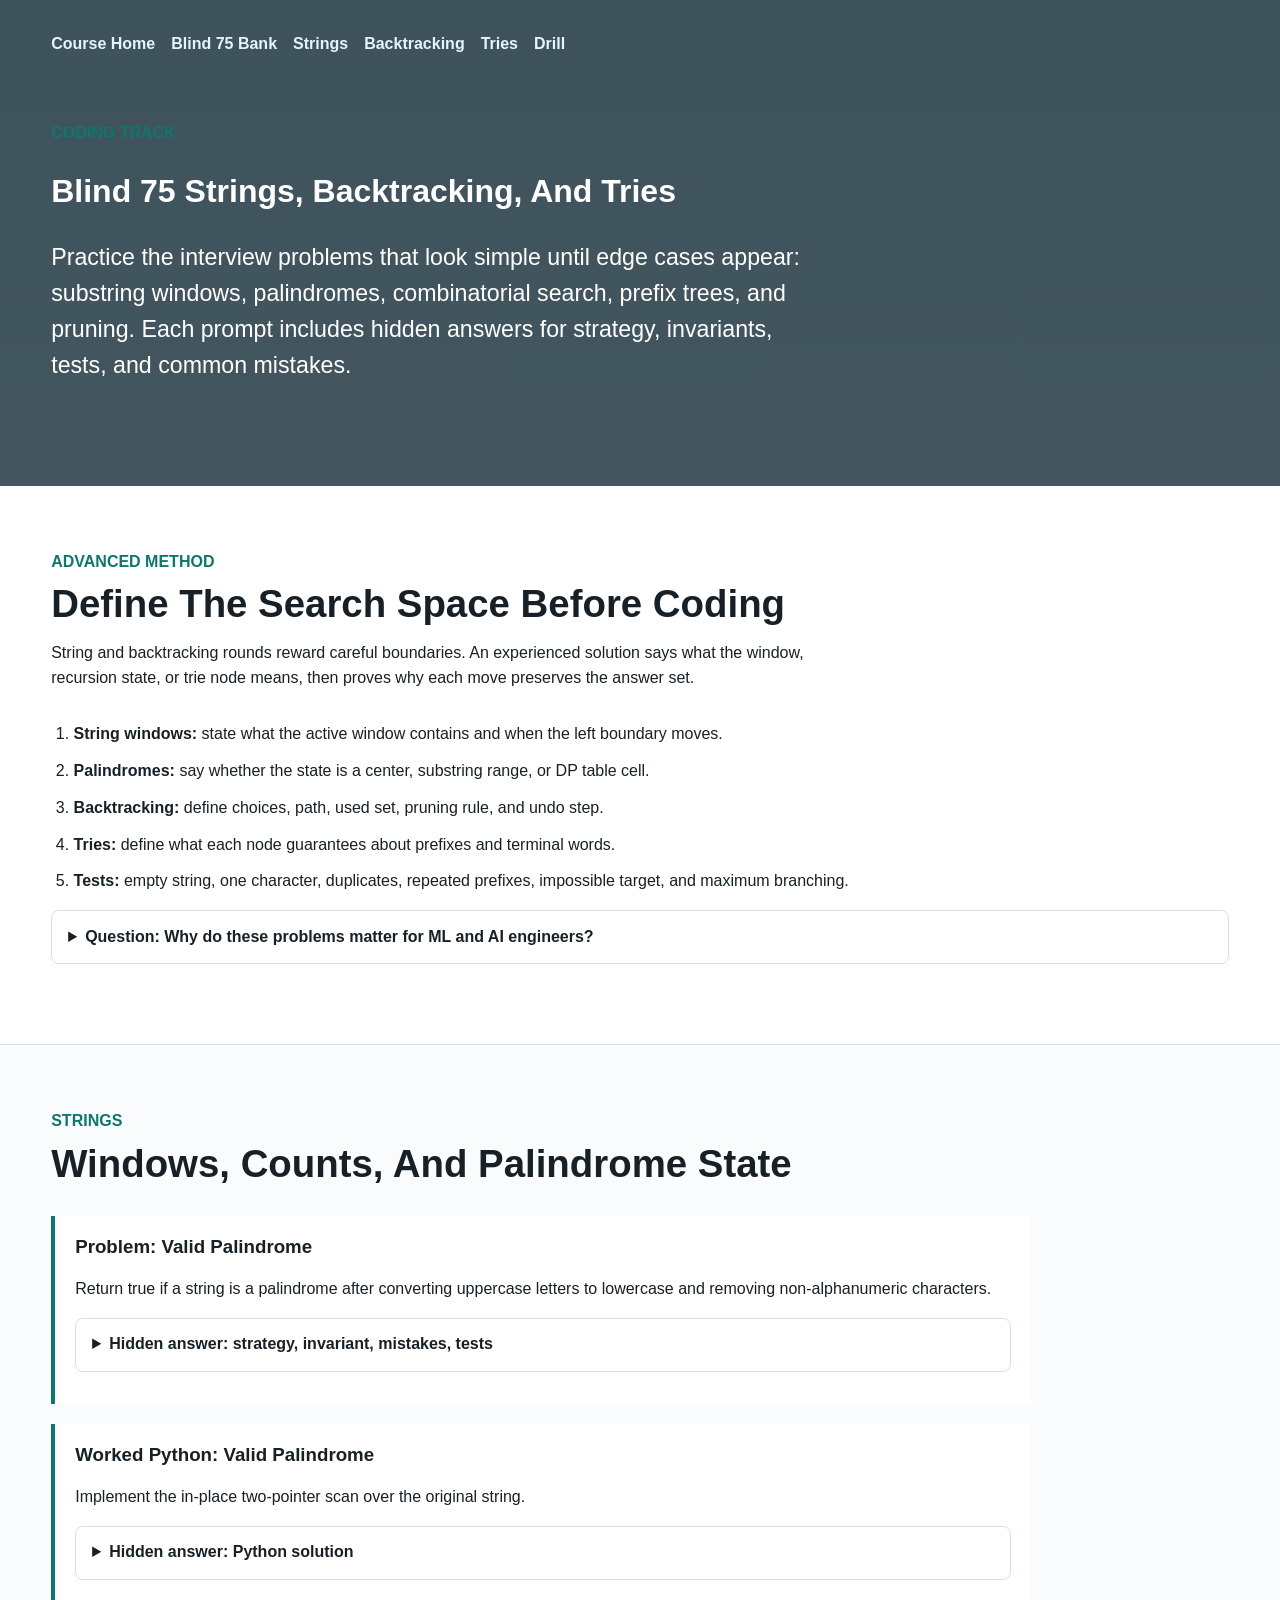
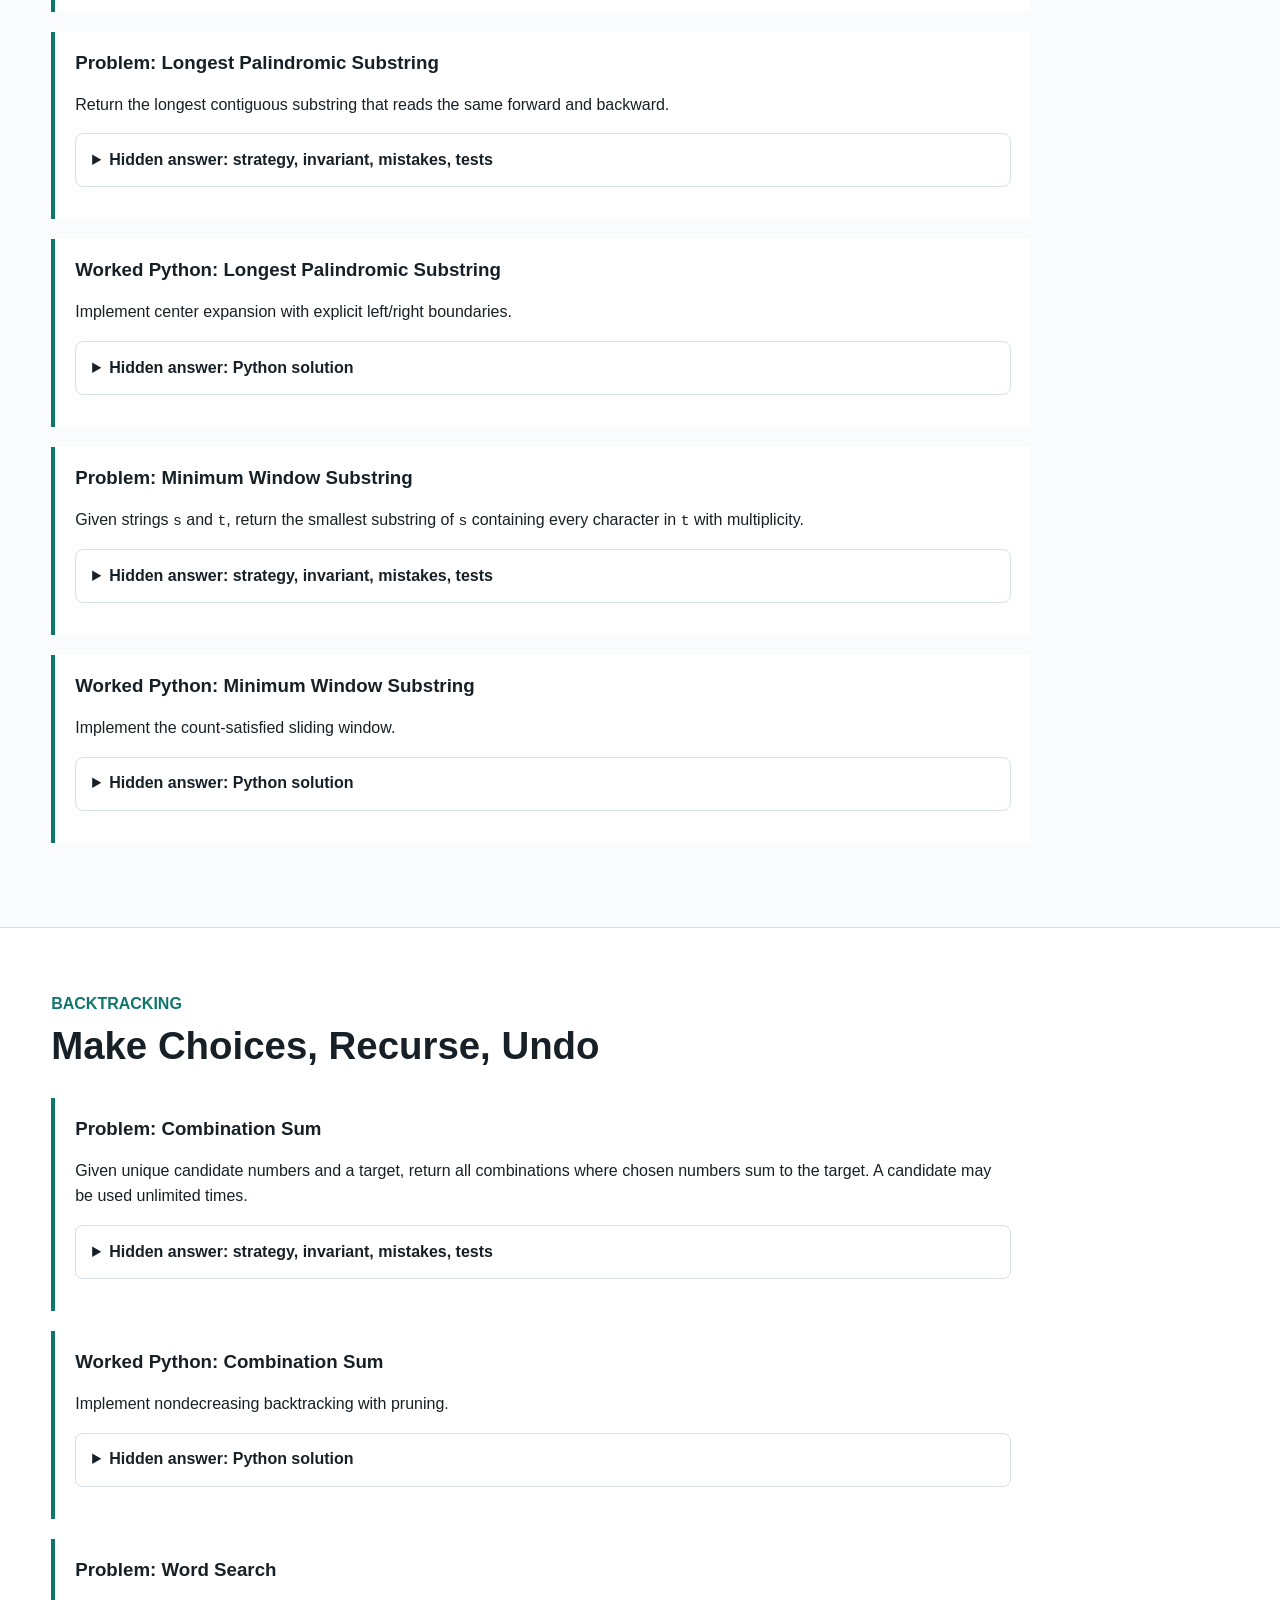
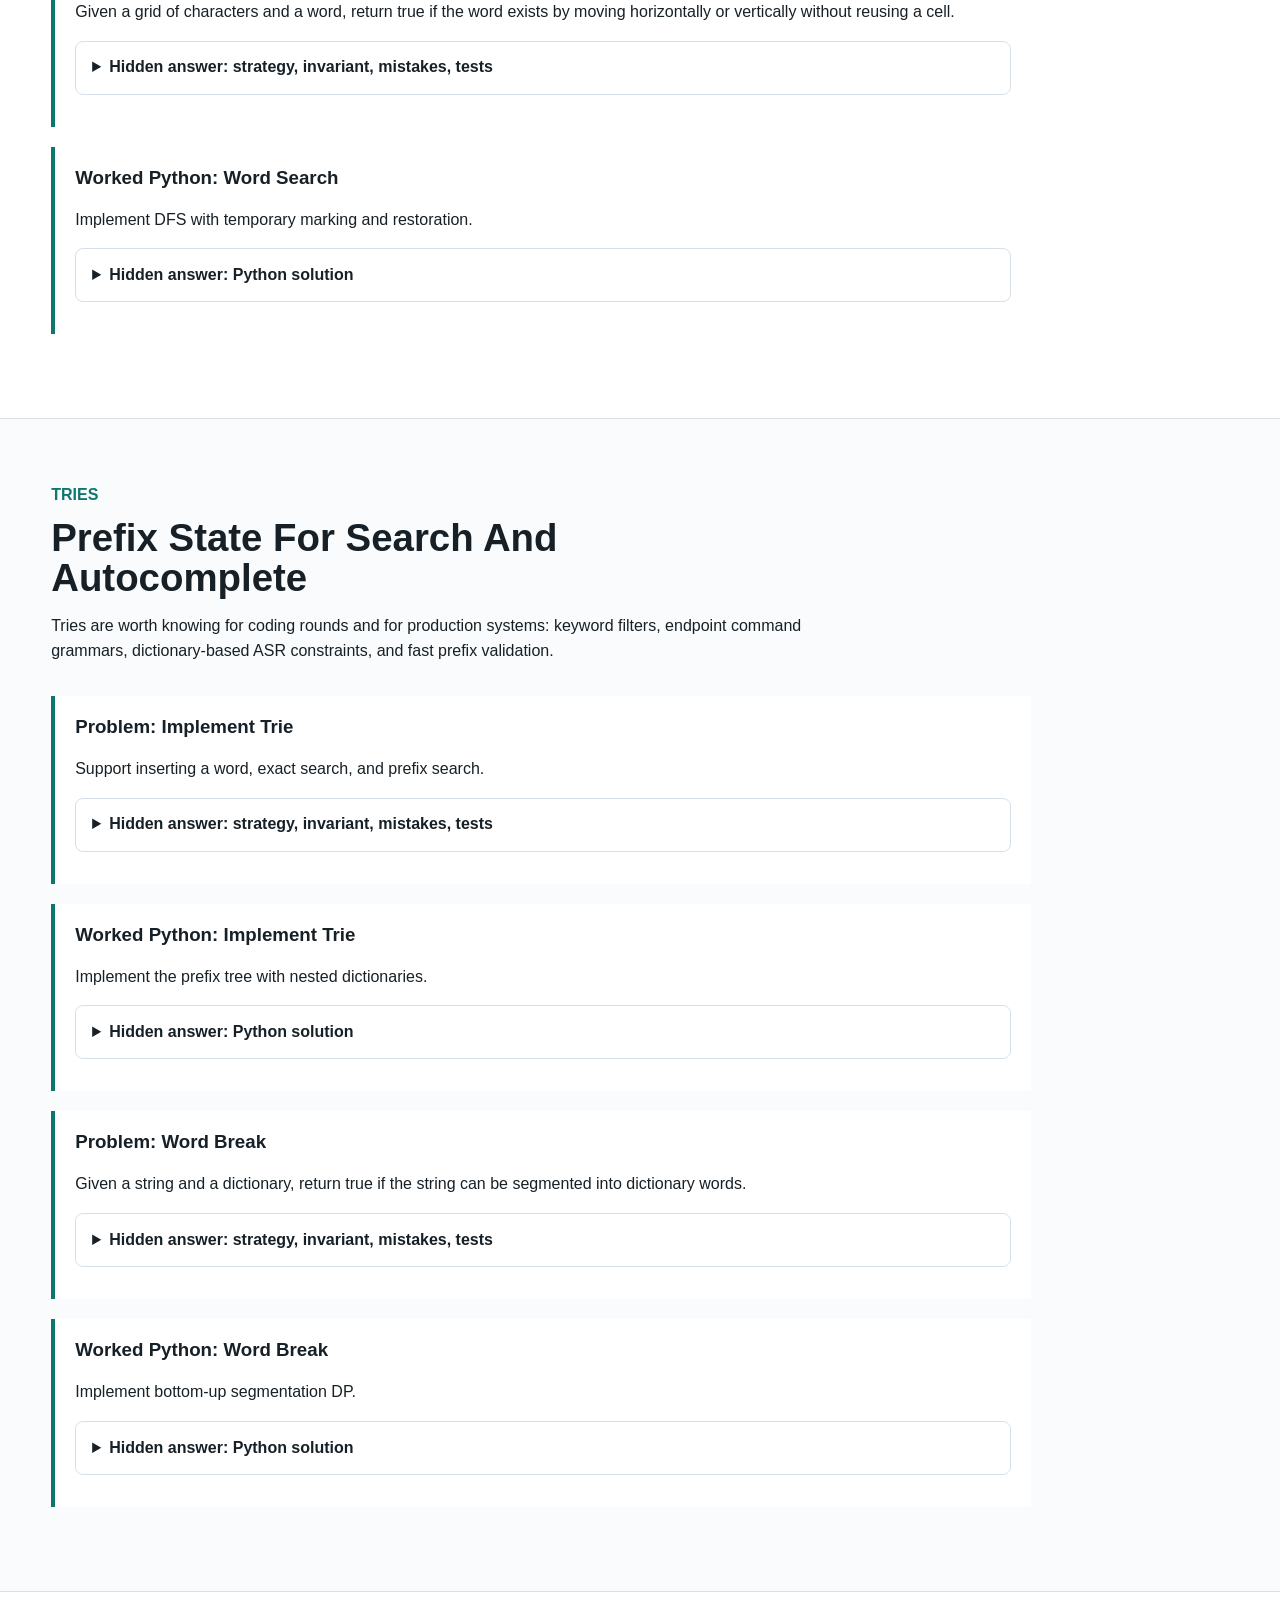
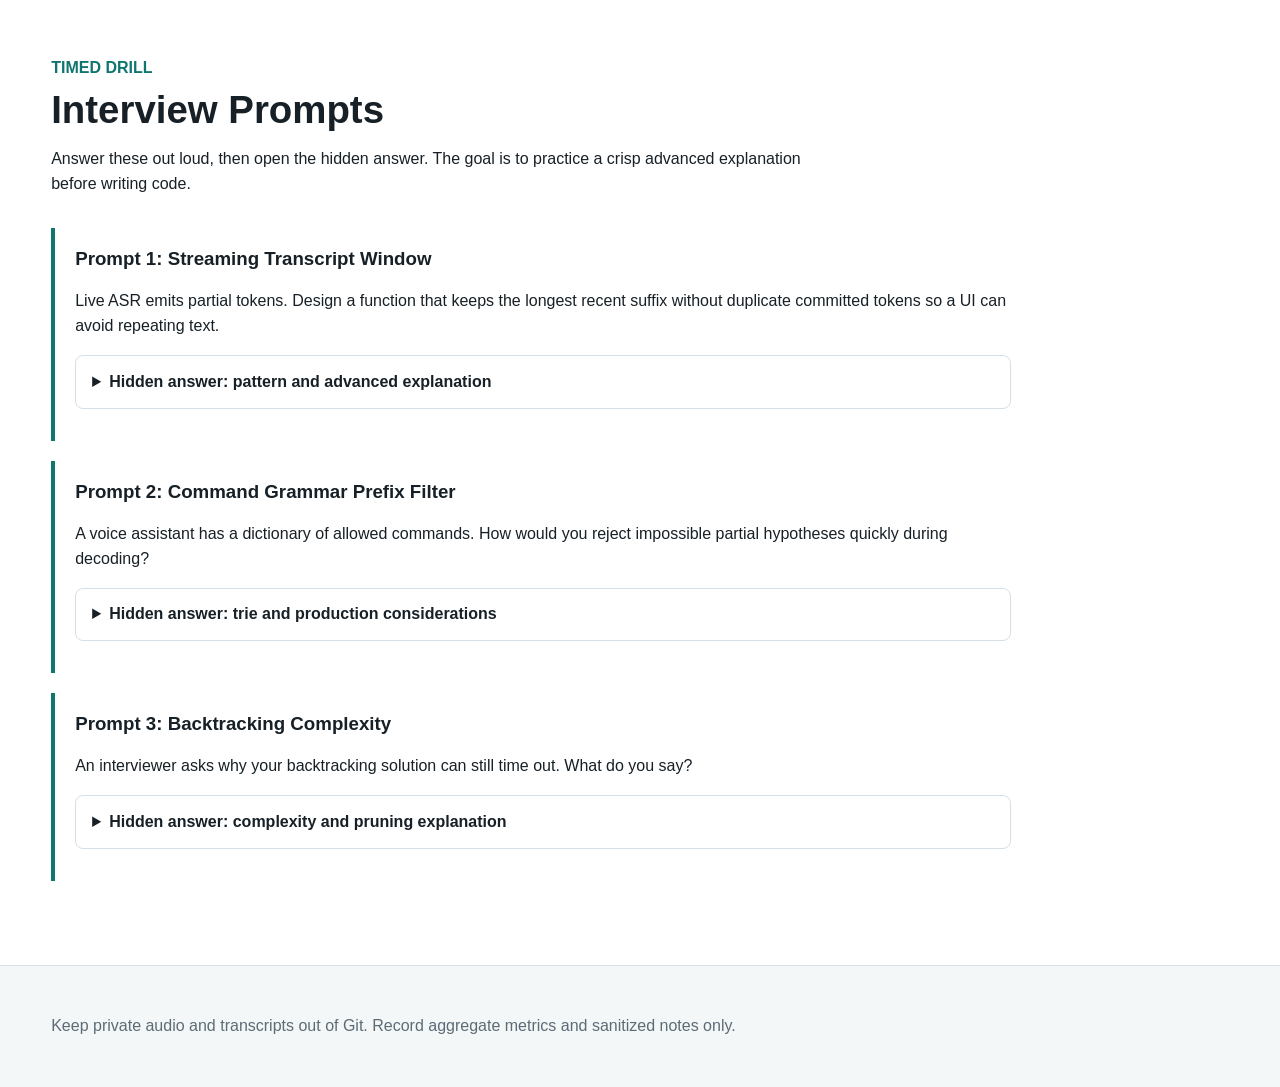
<file: lessons/coding-blind-75-strings-backtracking.html>
<!doctype html>
<html lang="en">
<head>
  <meta charset="utf-8">
  <meta name="viewport" content="width=device-width, initial-scale=1">
  <title>Blind 75 Strings, Backtracking, And Tries</title>
  <link rel="stylesheet" href="../styles.css?v=20260616c">
</head>
<body>
  <header class="lesson-hero">
    <nav>
      <a href="../index.html">Course Home</a>
      <a href="coding-blind-75.html">Blind 75 Bank</a>
      <a href="#strings">Strings</a>
      <a href="#backtracking">Backtracking</a>
      <a href="#tries">Tries</a>
      <a href="#drill">Drill</a>
    </nav>
    <p class="eyebrow">Coding Track</p>
    <h1>Blind 75 Strings, Backtracking, And Tries</h1>
    <p class="lede">
      Practice the interview problems that look simple until edge cases appear:
      substring windows, palindromes, combinatorial search, prefix trees, and
      pruning. Each prompt includes hidden answers for strategy, invariants,
      tests, and common mistakes.
    </p>
  </header>

  <main>
    <section class="band">
      <div class="section-head">
        <p class="eyebrow">Advanced Method</p>
        <h2>Define The Search Space Before Coding</h2>
        <p>
          String and backtracking rounds reward careful boundaries. An experienced
          solution says what the window, recursion state, or trie node means,
          then proves why each move preserves the answer set.
        </p>
      </div>
      <ol class="steps">
        <li><strong>String windows:</strong> state what the active window contains and when the left boundary moves.</li>
        <li><strong>Palindromes:</strong> say whether the state is a center, substring range, or DP table cell.</li>
        <li><strong>Backtracking:</strong> define choices, path, used set, pruning rule, and undo step.</li>
        <li><strong>Tries:</strong> define what each node guarantees about prefixes and terminal words.</li>
        <li><strong>Tests:</strong> empty string, one character, duplicates, repeated prefixes, impossible target, and maximum branching.</li>
      </ol>
      <details class="qa">
        <summary>Question: Why do these problems matter for ML and AI engineers?</summary>
        <p>
          Production ML code constantly handles token streams, transcript
          windows, prompt templates, dictionaries, prefix filters, decoding
          candidates, and search over constrained choices. The same invariants
          used here make speech and LLM serving code easier to debug.
        </p>
      </details>
    </section>

    <section id="strings" class="band">
      <div class="section-head">
        <p class="eyebrow">Strings</p>
        <h2>Windows, Counts, And Palindrome State</h2>
      </div>

      <article class="prompt">
        <h3>Problem: Valid Palindrome</h3>
        <p>
          Return true if a string is a palindrome after converting uppercase
          letters to lowercase and removing non-alphanumeric characters.
        </p>
        <details class="qa">
          <summary>Hidden answer: strategy, invariant, mistakes, tests</summary>
          <p>
            Use two pointers. Invariant: all cleaned characters outside the
            active left/right range have already matched. Mistake to avoid:
            building complicated filtered state before asking whether extra
            memory is acceptable. Test empty after filtering, one character,
            mixed punctuation, mixed case, and a mismatch at the end.
          </p>
        </details>
      </article>

      <article class="prompt">
        <h3>Worked Python: Valid Palindrome</h3>
        <p>Implement the in-place two-pointer scan over the original string.</p>
        <details class="qa">
          <summary>Hidden answer: Python solution</summary>
          <pre><code class="language-python">def is_palindrome(s):
    left, right = 0, len(s) - 1
    while left &lt; right:
        while left &lt; right and not s[left].isalnum():
            left += 1
        while left &lt; right and not s[right].isalnum():
            right -= 1
        if s[left].lower() != s[right].lower():
            return False
        left += 1
        right -= 1
    return True</code></pre>
        </details>
      </article>

      <article class="prompt">
        <h3>Problem: Longest Palindromic Substring</h3>
        <p>Return the longest contiguous substring that reads the same forward and backward.</p>
        <details class="qa">
          <summary>Hidden answer: strategy, invariant, mistakes, tests</summary>
          <p>
            Expand around each possible odd and even center. Invariant: after an
            expansion stops, the previous range was the longest palindrome for
            that center. Mistake to avoid: checking only odd centers, which
            misses strings like <code>"bb"</code>. Test one character, all same
            characters, no palindrome longer than one, even length, and ties.
          </p>
        </details>
      </article>

      <article class="prompt">
        <h3>Worked Python: Longest Palindromic Substring</h3>
        <p>Implement center expansion with explicit left/right boundaries.</p>
        <details class="qa">
          <summary>Hidden answer: Python solution</summary>
          <pre><code class="language-python">def longest_palindrome(s):
    best_left = best_right = 0

    def expand(left, right):
        while left &gt;= 0 and right &lt; len(s) and s[left] == s[right]:
            left -= 1
            right += 1
        return left + 1, right - 1

    for center in range(len(s)):
        for left, right in (expand(center, center), expand(center, center + 1)):
            if right - left &gt; best_right - best_left:
                best_left, best_right = left, right
    return s[best_left:best_right + 1]</code></pre>
        </details>
      </article>

      <article class="prompt">
        <h3>Problem: Minimum Window Substring</h3>
        <p>
          Given strings <code>s</code> and <code>t</code>, return the smallest
          substring of <code>s</code> containing every character in
          <code>t</code> with multiplicity.
        </p>
        <details class="qa">
          <summary>Hidden answer: strategy, invariant, mistakes, tests</summary>
          <p>
            Maintain counts for the active window and shrink only while all
            required counts are satisfied. Invariant: when <code>formed</code>
            equals the number of required characters, the current window is
            valid and can be minimized from the left. Mistake to avoid:
            treating membership as a set and losing duplicate requirements like
            <code>"AABC"</code>. Test impossible target, duplicate target
            characters, empty target if your API allows it, target longer than
            source, and the whole source as the only answer.
          </p>
        </details>
      </article>

      <article class="prompt">
        <h3>Worked Python: Minimum Window Substring</h3>
        <p>Implement the count-satisfied sliding window.</p>
        <details class="qa">
          <summary>Hidden answer: Python solution</summary>
          <pre><code class="language-python">from collections import Counter, defaultdict

def min_window(s, t):
    if not t:
        return ""

    need = Counter(t)
    have = defaultdict(int)
    required = len(need)
    formed = 0
    left = 0
    best = (float("inf"), 0, 0)

    for right, ch in enumerate(s):
        have[ch] += 1
        if ch in need and have[ch] == need[ch]:
            formed += 1

        while formed == required:
            if right - left + 1 &lt; best[0]:
                best = (right - left + 1, left, right)
            drop = s[left]
            have[drop] -= 1
            if drop in need and have[drop] &lt; need[drop]:
                formed -= 1
            left += 1

    if best[0] == float("inf"):
        return ""
    return s[best[1]:best[2] + 1]</code></pre>
        </details>
      </article>
    </section>

    <section id="backtracking" class="band">
      <div class="section-head">
        <p class="eyebrow">Backtracking</p>
        <h2>Make Choices, Recurse, Undo</h2>
      </div>

      <article class="prompt">
        <h3>Problem: Combination Sum</h3>
        <p>
          Given unique candidate numbers and a target, return all combinations
          where chosen numbers sum to the target. A candidate may be used
          unlimited times.
        </p>
        <details class="qa">
          <summary>Hidden answer: strategy, invariant, mistakes, tests</summary>
          <p>
            Sort candidates, recurse with a start index, and keep the same start
            index when reusing a number. Invariant: each path is nondecreasing,
            so the same combination cannot appear in different orders. Mistake
            to avoid: recursing from index zero every time and producing
            permutations. Test target zero, no solution, exact one-candidate
            solution, and candidates larger than target.
          </p>
        </details>
      </article>

      <article class="prompt">
        <h3>Worked Python: Combination Sum</h3>
        <p>Implement nondecreasing backtracking with pruning.</p>
        <details class="qa">
          <summary>Hidden answer: Python solution</summary>
          <pre><code class="language-python">def combination_sum(candidates, target):
    candidates.sort()
    out = []
    path = []

    def dfs(start, remaining):
        if remaining == 0:
            out.append(path.copy())
            return
        for i in range(start, len(candidates)):
            value = candidates[i]
            if value &gt; remaining:
                break
            path.append(value)
            dfs(i, remaining - value)
            path.pop()

    dfs(0, target)
    return out</code></pre>
        </details>
      </article>

      <article class="prompt">
        <h3>Problem: Word Search</h3>
        <p>
          Given a grid of characters and a word, return true if the word exists
          by moving horizontally or vertically without reusing a cell.
        </p>
        <details class="qa">
          <summary>Hidden answer: strategy, invariant, mistakes, tests</summary>
          <p>
            Backtrack from cells matching the first character. Invariant: the
            visited set or temporary board mark contains exactly the cells in
            the current prefix path. Mistake to avoid: forgetting to unmark a
            cell before returning, which corrupts sibling branches. Test repeated
            letters, word longer than cell count, diagonal-only matches, and a
            board where the first letter appears many times.
          </p>
        </details>
      </article>

      <article class="prompt">
        <h3>Worked Python: Word Search</h3>
        <p>Implement DFS with temporary marking and restoration.</p>
        <details class="qa">
          <summary>Hidden answer: Python solution</summary>
          <pre><code class="language-python">def exist(board, word):
    rows, cols = len(board), len(board[0])

    def dfs(r, c, i):
        if i == len(word):
            return True
        if r &lt; 0 or r == rows or c &lt; 0 or c == cols:
            return False
        if board[r][c] != word[i]:
            return False

        saved = board[r][c]
        board[r][c] = "#"
        found = (
            dfs(r + 1, c, i + 1)
            or dfs(r - 1, c, i + 1)
            or dfs(r, c + 1, i + 1)
            or dfs(r, c - 1, i + 1)
        )
        board[r][c] = saved
        return found

    for r in range(rows):
        for c in range(cols):
            if dfs(r, c, 0):
                return True
    return False</code></pre>
        </details>
      </article>
    </section>

    <section id="tries" class="band">
      <div class="section-head">
        <p class="eyebrow">Tries</p>
        <h2>Prefix State For Search And Autocomplete</h2>
        <p>
          Tries are worth knowing for coding rounds and for production systems:
          keyword filters, endpoint command grammars, dictionary-based ASR
          constraints, and fast prefix validation.
        </p>
      </div>

      <article class="prompt">
        <h3>Problem: Implement Trie</h3>
        <p>Support inserting a word, exact search, and prefix search.</p>
        <details class="qa">
          <summary>Hidden answer: strategy, invariant, mistakes, tests</summary>
          <p>
            Each node maps characters to child nodes and has an end marker.
            Invariant: after inserting a word, every prefix path exists and only
            the full word's final node is terminal. Mistake to avoid: returning
            true for exact search when only a prefix exists. Test empty prefix,
            duplicate insert, prefix without full word, and overlapping words.
          </p>
        </details>
      </article>

      <article class="prompt">
        <h3>Worked Python: Implement Trie</h3>
        <p>Implement the prefix tree with nested dictionaries.</p>
        <details class="qa">
          <summary>Hidden answer: Python solution</summary>
          <pre><code class="language-python">class Trie:
    def __init__(self):
        self.root = {}
        self.end = "*"

    def insert(self, word):
        node = self.root
        for ch in word:
            node = node.setdefault(ch, {})
        node[self.end] = True

    def _walk(self, text):
        node = self.root
        for ch in text:
            if ch not in node:
                return None
            node = node[ch]
        return node

    def search(self, word):
        node = self._walk(word)
        return node is not None and self.end in node

    def starts_with(self, prefix):
        return self._walk(prefix) is not None</code></pre>
        </details>
      </article>

      <article class="prompt">
        <h3>Problem: Word Break</h3>
        <p>
          Given a string and a dictionary, return true if the string can be
          segmented into dictionary words.
        </p>
        <details class="qa">
          <summary>Hidden answer: strategy, invariant, mistakes, tests</summary>
          <p>
            Use DP over string positions or memoized DFS. Invariant:
            <code>dp[i]</code> means the prefix ending before index
            <code>i</code> can be segmented. Mistake to avoid: greedy longest
            prefix matching, which fails when an early shorter word enables the
            rest. Test repeated words, no solution with tempting prefixes, empty
            string if allowed, and full-string dictionary match.
          </p>
        </details>
      </article>

      <article class="prompt">
        <h3>Worked Python: Word Break</h3>
        <p>Implement bottom-up segmentation DP.</p>
        <details class="qa">
          <summary>Hidden answer: Python solution</summary>
          <pre><code class="language-python">def word_break(s, word_dict):
    words = set(word_dict)
    dp = [False] * (len(s) + 1)
    dp[0] = True

    for i in range(1, len(s) + 1):
        for j in range(i):
            if dp[j] and s[j:i] in words:
                dp[i] = True
                break
    return dp[-1]</code></pre>
        </details>
      </article>
    </section>

    <section id="drill" class="band">
      <div class="section-head">
        <p class="eyebrow">Timed Drill</p>
        <h2>Interview Prompts</h2>
        <p>
          Answer these out loud, then open the hidden answer. The goal is to
          practice a crisp advanced explanation before writing code.
        </p>
      </div>
      <article class="prompt">
        <h3>Prompt 1: Streaming Transcript Window</h3>
        <p>
          Live ASR emits partial tokens. Design a function that keeps the
          longest recent suffix without duplicate committed tokens so a UI can
          avoid repeating text.
        </p>
        <details class="qa">
          <summary>Hidden answer: pattern and advanced explanation</summary>
          <p>
            This maps to sliding window over tokens, not characters. State the
            invariant as: the active suffix contains no duplicate committed token
            IDs, and <code>left</code> never moves backward. Mention that real
            systems need stable token IDs, timestamps, and a policy for revised
            partials before the coding logic is meaningful.
          </p>
        </details>
      </article>
      <article class="prompt">
        <h3>Prompt 2: Command Grammar Prefix Filter</h3>
        <p>
          A voice assistant has a dictionary of allowed commands. How would you
          reject impossible partial hypotheses quickly during decoding?
        </p>
        <details class="qa">
          <summary>Hidden answer: trie and production considerations</summary>
          <p>
            Use a trie keyed by normalized command tokens or characters. Exact
            commands end at terminal nodes; partial hypotheses stay valid while
            their prefix path exists. In production, include normalization,
            locale, synonyms, command versioning, fallback behavior, and metrics
            for false rejects.
          </p>
        </details>
      </article>
      <article class="prompt">
        <h3>Prompt 3: Backtracking Complexity</h3>
        <p>
          An interviewer asks why your backtracking solution can still time out.
          What do you say?
        </p>
        <details class="qa">
          <summary>Hidden answer: complexity and pruning explanation</summary>
          <p>
            Backtracking explores a branching tree. The worst case can remain
            exponential even with clean code. A strong answer explains the
            branching factor, depth, duplicate-skipping rule, pruning condition,
            and input constraints. Then it names when memoization or DP changes
            the state graph from repeated search into cached subproblems.
          </p>
        </details>
      </article>
    </section>
  </main>

  <footer>
    <p>Keep private audio and transcripts out of Git. Record aggregate metrics and sanitized notes only.</p>
  </footer>
</body>
</html>
</file>
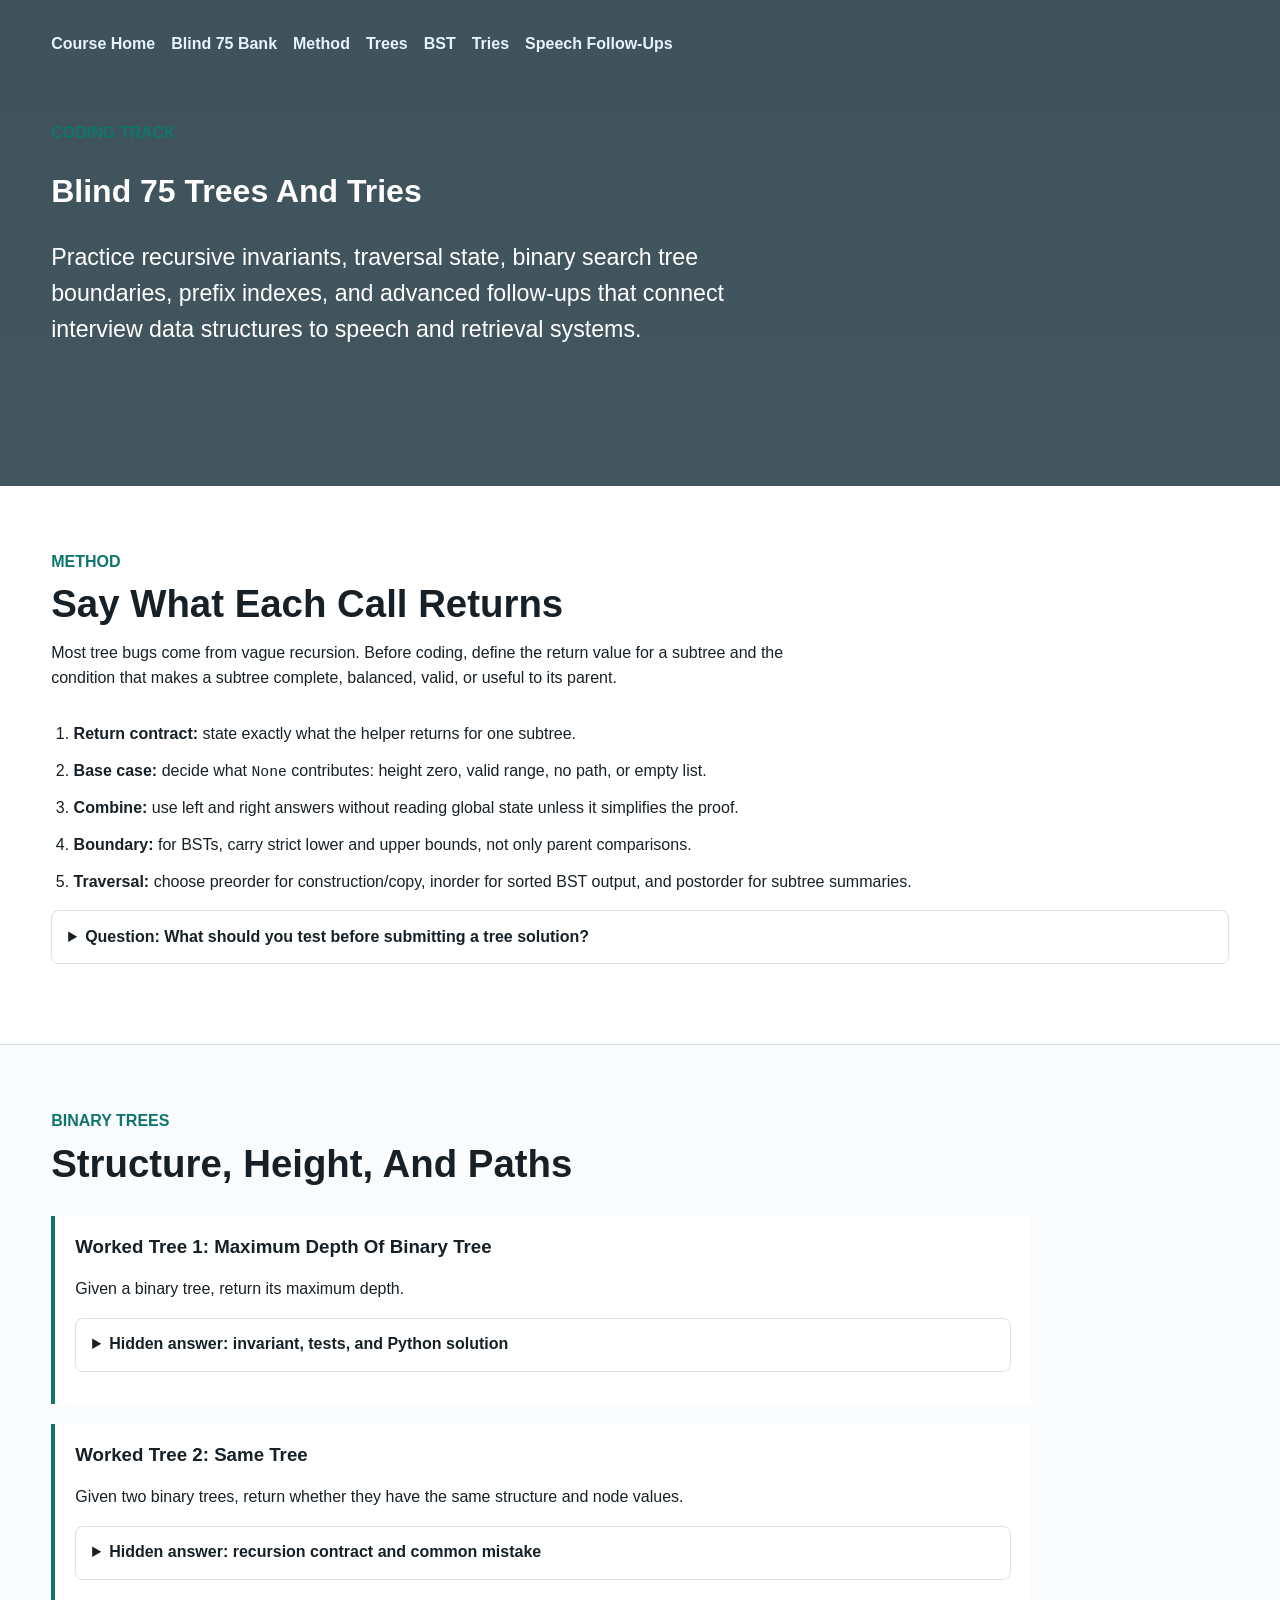
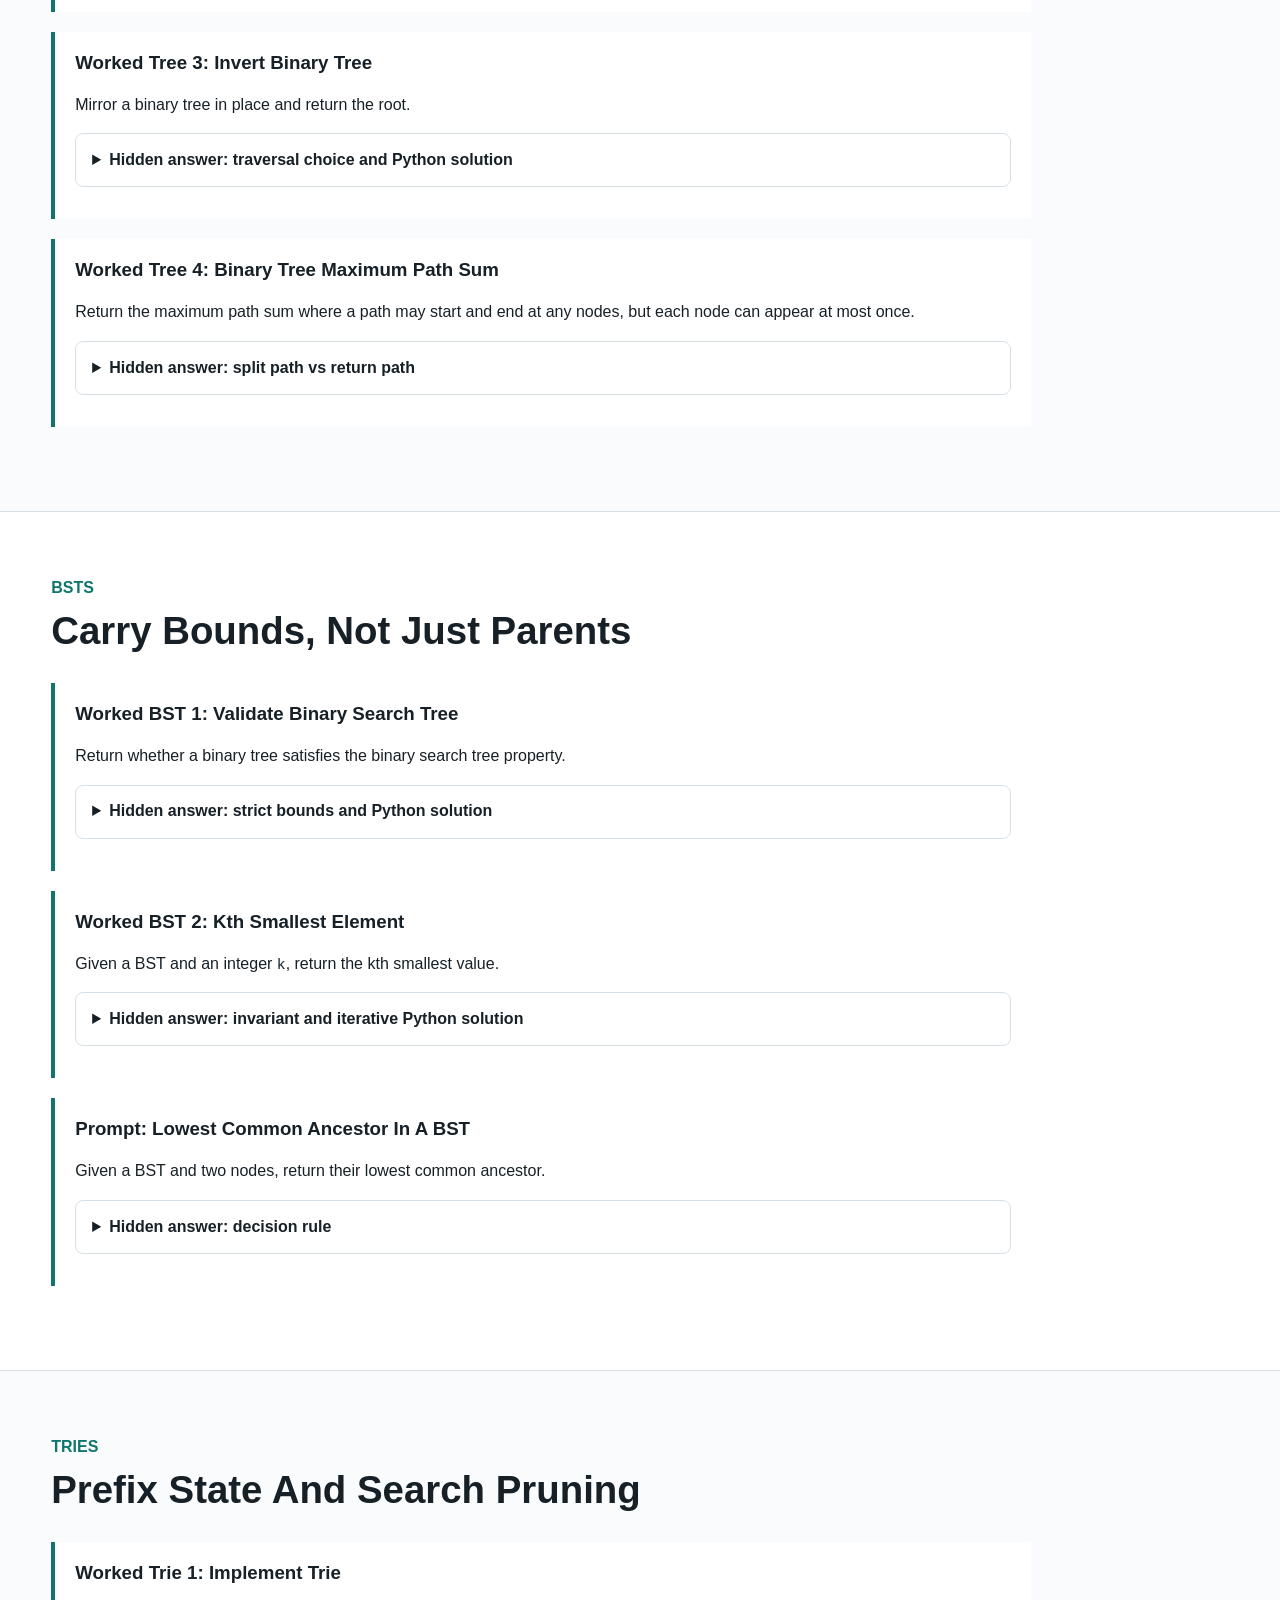
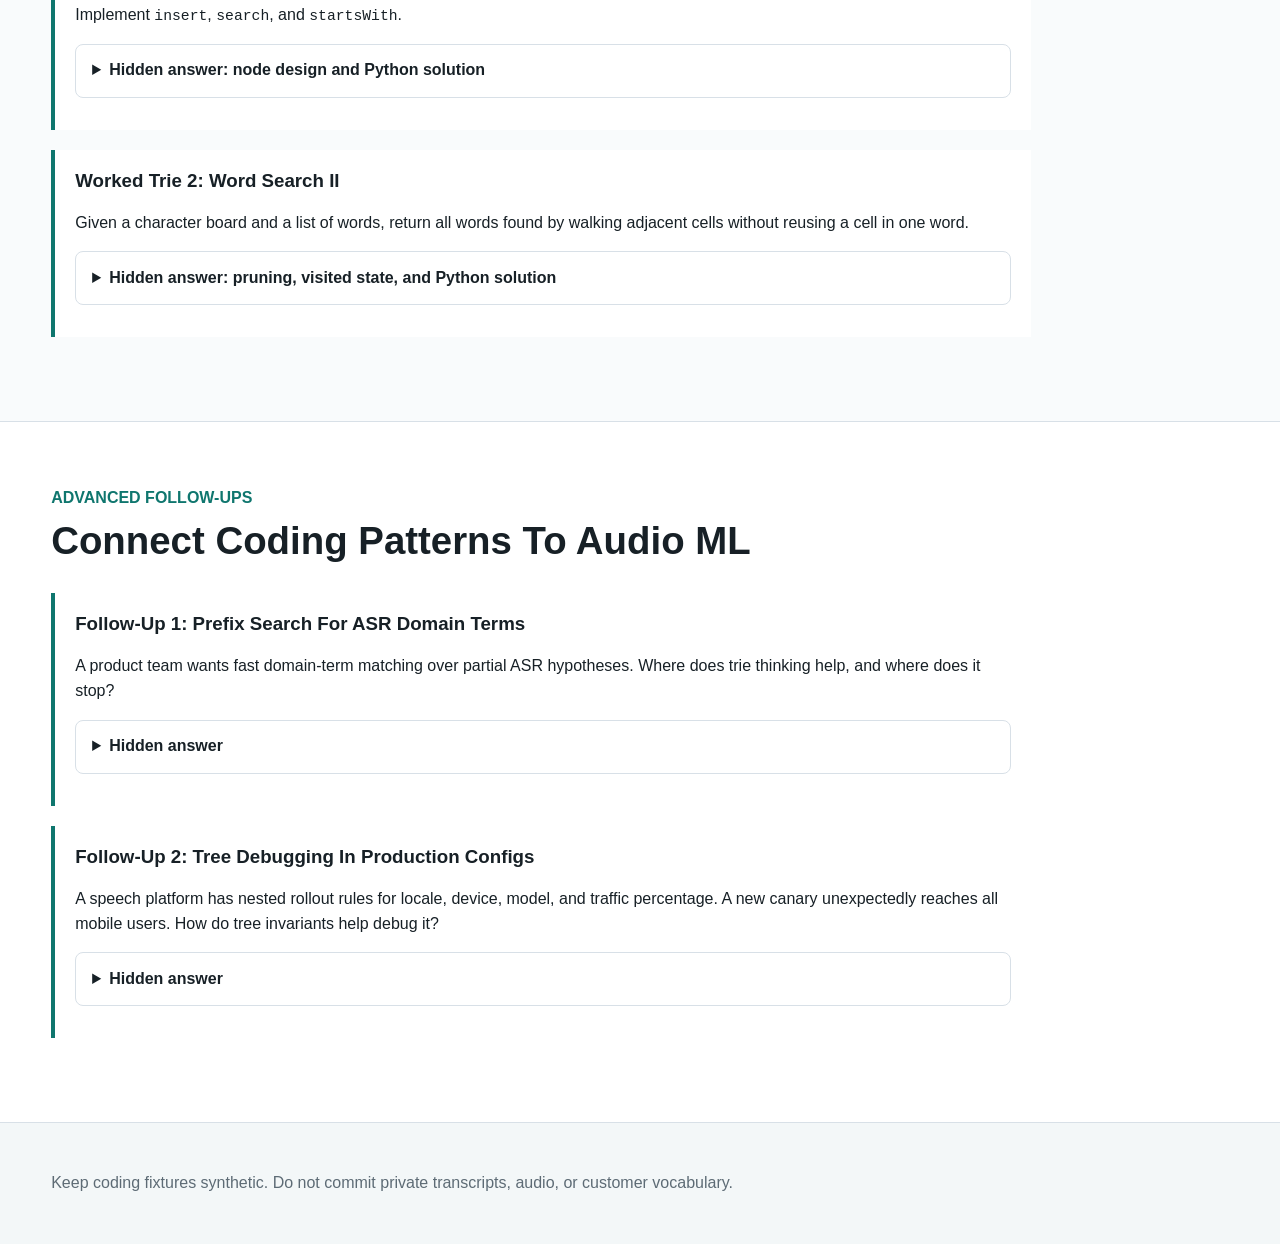
<file: lessons/coding-blind-75-trees-tries.html>
<!doctype html>
<html lang="en">
<head>
  <meta charset="utf-8">
  <meta name="viewport" content="width=device-width, initial-scale=1">
  <title>Blind 75 Trees And Tries</title>
  <link rel="stylesheet" href="../styles.css?v=20260616c">
</head>
<body>
  <header class="lesson-hero">
    <nav>
      <a href="../index.html">Course Home</a>
      <a href="coding-blind-75.html">Blind 75 Bank</a>
      <a href="#method">Method</a>
      <a href="#trees">Trees</a>
      <a href="#bst">BST</a>
      <a href="#tries">Tries</a>
      <a href="#speech">Speech Follow-Ups</a>
    </nav>
    <p class="eyebrow">Coding Track</p>
    <h1>Blind 75 Trees And Tries</h1>
    <p class="lede">
      Practice recursive invariants, traversal state, binary search tree
      boundaries, prefix indexes, and advanced follow-ups that connect interview
      data structures to speech and retrieval systems.
    </p>
  </header>

  <main>
    <section id="method" class="band">
      <div class="section-head">
        <p class="eyebrow">Method</p>
        <h2>Say What Each Call Returns</h2>
        <p>
          Most tree bugs come from vague recursion. Before coding, define the
          return value for a subtree and the condition that makes a subtree
          complete, balanced, valid, or useful to its parent.
        </p>
      </div>
      <ol class="steps">
        <li><strong>Return contract:</strong> state exactly what the helper returns for one subtree.</li>
        <li><strong>Base case:</strong> decide what <code>None</code> contributes: height zero, valid range, no path, or empty list.</li>
        <li><strong>Combine:</strong> use left and right answers without reading global state unless it simplifies the proof.</li>
        <li><strong>Boundary:</strong> for BSTs, carry strict lower and upper bounds, not only parent comparisons.</li>
        <li><strong>Traversal:</strong> choose preorder for construction/copy, inorder for sorted BST output, and postorder for subtree summaries.</li>
      </ol>
      <details class="qa">
        <summary>Question: What should you test before submitting a tree solution?</summary>
        <p>
          Test an empty tree, one node, a left-only chain, a right-only chain,
          a balanced tree, duplicate values when the prompt defines them, and a
          case where the bug is not visible at the root. For path problems,
          include negative values and a best path that does not pass through
          the root.
        </p>
      </details>
    </section>

    <section id="trees" class="band">
      <div class="section-head">
        <p class="eyebrow">Binary Trees</p>
        <h2>Structure, Height, And Paths</h2>
      </div>

      <article class="prompt">
        <h3>Worked Tree 1: Maximum Depth Of Binary Tree</h3>
        <p>
          Given a binary tree, return its maximum depth.
        </p>
        <details class="qa">
          <summary>Hidden answer: invariant, tests, and Python solution</summary>
          <p>
            Helper contract: <code>max_depth(node)</code> returns the number of
            nodes on the longest downward path starting at <code>node</code>.
            An empty subtree contributes zero. Test empty tree, one node, and a
            skewed chain to catch off-by-one errors.
          </p>
          <pre><code class="language-python">def max_depth(root):
    if root is None:
        return 0
    return 1 + max(max_depth(root.left), max_depth(root.right))</code></pre>
        </details>
      </article>

      <article class="prompt">
        <h3>Worked Tree 2: Same Tree</h3>
        <p>
          Given two binary trees, return whether they have the same structure
          and node values.
        </p>
        <details class="qa">
          <summary>Hidden answer: recursion contract and common mistake</summary>
          <p>
            Compare both structure and value at the same time. The common
            mistake is returning true when one side is empty and the other is
            not. A pair of empty nodes matches; exactly one empty node does not.
          </p>
          <pre><code class="language-python">def is_same_tree(p, q):
    if p is None or q is None:
        return p is q
    return (
        p.val == q.val
        and is_same_tree(p.left, q.left)
        and is_same_tree(p.right, q.right)
    )</code></pre>
        </details>
      </article>

      <article class="prompt">
        <h3>Worked Tree 3: Invert Binary Tree</h3>
        <p>
          Mirror a binary tree in place and return the root.
        </p>
        <details class="qa">
          <summary>Hidden answer: traversal choice and Python solution</summary>
          <p>
            Preorder or postorder both work because each subtree is independent.
            Swap the children, then recursively invert the children now attached
            to the opposite side. Test with asymmetric trees; symmetric trees
            can hide incorrect swaps.
          </p>
          <pre><code class="language-python">def invert_tree(root):
    if root is None:
        return None
    root.left, root.right = root.right, root.left
    invert_tree(root.left)
    invert_tree(root.right)
    return root</code></pre>
        </details>
      </article>

      <article class="prompt">
        <h3>Worked Tree 4: Binary Tree Maximum Path Sum</h3>
        <p>
          Return the maximum path sum where a path may start and end at any
          nodes, but each node can appear at most once.
        </p>
        <details class="qa">
          <summary>Hidden answer: split path vs return path</summary>
          <p>
            The helper returns the best one-sided gain that can extend to the
            parent. The global answer may use both left and right gains at the
            current node, but that split path cannot be returned upward because
            it would branch. Clamp negative child gains to zero. The standard
            prompt expects a non-empty tree, so fail fast if the caller passes
            an empty root.
          </p>
          <pre><code class="language-python">def max_path_sum(root):
    if root is None:
        raise ValueError("root must be non-empty")

    best = float("-inf")

    def gain(node):
        nonlocal best
        if node is None:
            return 0

        left = max(gain(node.left), 0)
        right = max(gain(node.right), 0)
        best = max(best, node.val + left + right)
        return node.val + max(left, right)

    gain(root)
    return best</code></pre>
        </details>
      </article>
    </section>

    <section id="bst" class="band">
      <div class="section-head">
        <p class="eyebrow">BSTs</p>
        <h2>Carry Bounds, Not Just Parents</h2>
      </div>

      <article class="prompt">
        <h3>Worked BST 1: Validate Binary Search Tree</h3>
        <p>
          Return whether a binary tree satisfies the binary search tree
          property.
        </p>
        <details class="qa">
          <summary>Hidden answer: strict bounds and Python solution</summary>
          <p>
            Each node must be strictly inside the range inherited from all
            ancestors. Checking only direct children misses cases where a node
            in the right subtree is smaller than the root. Ask whether
            duplicates are allowed; Blind 75 usually treats them as invalid.
          </p>
          <pre><code class="language-python">def is_valid_bst(root):
    def valid(node, low, high):
        if node is None:
            return True
        if not (low &lt; node.val &lt; high):
            return False
        return valid(node.left, low, node.val) and valid(node.right, node.val, high)

    return valid(root, float("-inf"), float("inf"))</code></pre>
        </details>
      </article>

      <article class="prompt">
        <h3>Worked BST 2: Kth Smallest Element</h3>
        <p>
          Given a BST and an integer <code>k</code>, return the kth smallest
          value.
        </p>
        <details class="qa">
          <summary>Hidden answer: invariant and iterative Python solution</summary>
          <p>
            Inorder traversal visits BST values in sorted order. The stack
            stores the path to the next unvisited smallest node. Common mistakes
            are decrementing <code>k</code> before visiting a node or forgetting
            to move to the right subtree after a visit. Validate
            <code>k</code> up front so zero or negative input does not look like
            a too-large tree traversal.
          </p>
          <pre><code class="language-python">def kth_smallest(root, k):
    if k &lt;= 0:
        raise ValueError("k must be positive")

    stack = []
    node = root

    while stack or node:
        while node:
            stack.append(node)
            node = node.left

        node = stack.pop()
        k -= 1
        if k == 0:
            return node.val
        node = node.right

    raise ValueError("k is larger than the number of nodes")</code></pre>
        </details>
      </article>

      <article class="prompt">
        <h3>Prompt: Lowest Common Ancestor In A BST</h3>
        <p>
          Given a BST and two nodes, return their lowest common ancestor.
        </p>
        <details class="qa">
          <summary>Hidden answer: decision rule</summary>
          <p>
            If both target values are smaller than the current value, move
            left. If both are larger, move right. Otherwise the current node is
            the split point and therefore the lowest common ancestor. Test when
            one target is the ancestor of the other.
          </p>
        </details>
      </article>
    </section>

    <section id="tries" class="band">
      <div class="section-head">
        <p class="eyebrow">Tries</p>
        <h2>Prefix State And Search Pruning</h2>
      </div>

      <article class="prompt">
        <h3>Worked Trie 1: Implement Trie</h3>
        <p>
          Implement <code>insert</code>, <code>search</code>, and
          <code>startsWith</code>.
        </p>
        <details class="qa">
          <summary>Hidden answer: node design and Python solution</summary>
          <p>
            Each node maps characters to child nodes and records whether a word
            ends at that node. A prefix can exist without being a full word.
            Test inserting <code>app</code> and <code>apple</code>, then search
            both <code>app</code> and <code>ap</code>.
          </p>
          <pre><code class="language-python">class TrieNode:
    def __init__(self):
        self.children = {}
        self.is_word = False


class Trie:
    def __init__(self):
        self.root = TrieNode()

    def insert(self, word):
        node = self.root
        for ch in word:
            node = node.children.setdefault(ch, TrieNode())
        node.is_word = True

    def search(self, word):
        node = self._walk(word)
        return node is not None and node.is_word

    def startsWith(self, prefix):
        return self._walk(prefix) is not None

    def _walk(self, text):
        node = self.root
        for ch in text:
            if ch not in node.children:
                return None
            node = node.children[ch]
        return node</code></pre>
        </details>
      </article>

      <article class="prompt">
        <h3>Worked Trie 2: Word Search II</h3>
        <p>
          Given a character board and a list of words, return all words found
          by walking adjacent cells without reusing a cell in one word.
        </p>
        <details class="qa">
          <summary>Hidden answer: pruning, visited state, and Python solution</summary>
          <p>
            Build a trie so DFS can stop as soon as a prefix is impossible. The
            visited mark belongs to the current path only, so restore the board
            cell after recursion. Store the full word at terminal trie nodes to
            avoid rebuilding strings and set it to <code>None</code> after
            finding it to prevent duplicates. Return early for an empty board
            or empty word list before reading <code>board[0]</code>.
          </p>
          <pre><code class="language-python">def find_words(board, words):
    if not board or not board[0] or not words:
        return []

    root = {}
    END = "#"
    for word in words:
        node = root
        for ch in word:
            node = node.setdefault(ch, {})
        node[END] = word

    rows, cols = len(board), len(board[0])
    found = []

    def dfs(r, c, node):
        ch = board[r][c]
        if ch not in node:
            return

        nxt = node[ch]
        word = nxt.pop(END, None)
        if word is not None:
            found.append(word)

        board[r][c] = "*"
        for dr, dc in ((1, 0), (-1, 0), (0, 1), (0, -1)):
            nr, nc = r + dr, c + dc
            if 0 &lt;= nr &lt; rows and 0 &lt;= nc &lt; cols and board[nr][nc] != "*":
                dfs(nr, nc, nxt)
        board[r][c] = ch

        if not nxt:
            node.pop(ch)

    for r in range(rows):
        for c in range(cols):
            dfs(r, c, root)
    return found</code></pre>
        </details>
      </article>
    </section>

    <section id="speech" class="band">
      <div class="section-head">
        <p class="eyebrow">Advanced Follow-Ups</p>
        <h2>Connect Coding Patterns To Audio ML</h2>
      </div>

      <article class="prompt">
        <h3>Follow-Up 1: Prefix Search For ASR Domain Terms</h3>
        <p>
          A product team wants fast domain-term matching over partial ASR
          hypotheses. Where does trie thinking help, and where does it stop?
        </p>
        <details class="qa">
          <summary>Hidden answer</summary>
          <p>
            A trie helps match prefixes and domain terms efficiently as partial
            transcripts arrive. It can support autocomplete, contextual biasing
            candidates, and entity highlighting. It does not solve acoustic
            confusion, tokenization mismatch, pronunciation variants, or
            language-model scoring by itself. A strong answer adds evaluation:
            entity recall, false positives, latency per partial, and slice
            checks for accents and noisy audio.
          </p>
        </details>
      </article>

      <article class="prompt">
        <h3>Follow-Up 2: Tree Debugging In Production Configs</h3>
        <p>
          A speech platform has nested rollout rules for locale, device, model,
          and traffic percentage. A new canary unexpectedly reaches all mobile
          users. How do tree invariants help debug it?
        </p>
        <details class="qa">
          <summary>Hidden answer</summary>
          <p>
            Treat the rollout config as a decision tree. Each node should have
            a clear predicate, default path, and inherited constraints. Debug by
            tracing one affected request from root to leaf, then checking
            whether child rules accidentally widened an ancestor's scope. Add
            tests for mutually exclusive branches, default behavior, and
            representative locale-device-model combinations before deploying.
          </p>
        </details>
      </article>
    </section>
  </main>

  <footer>
    <p>Keep coding fixtures synthetic. Do not commit private transcripts, audio, or customer vocabulary.</p>
  </footer>
</body>
</html>
</file>
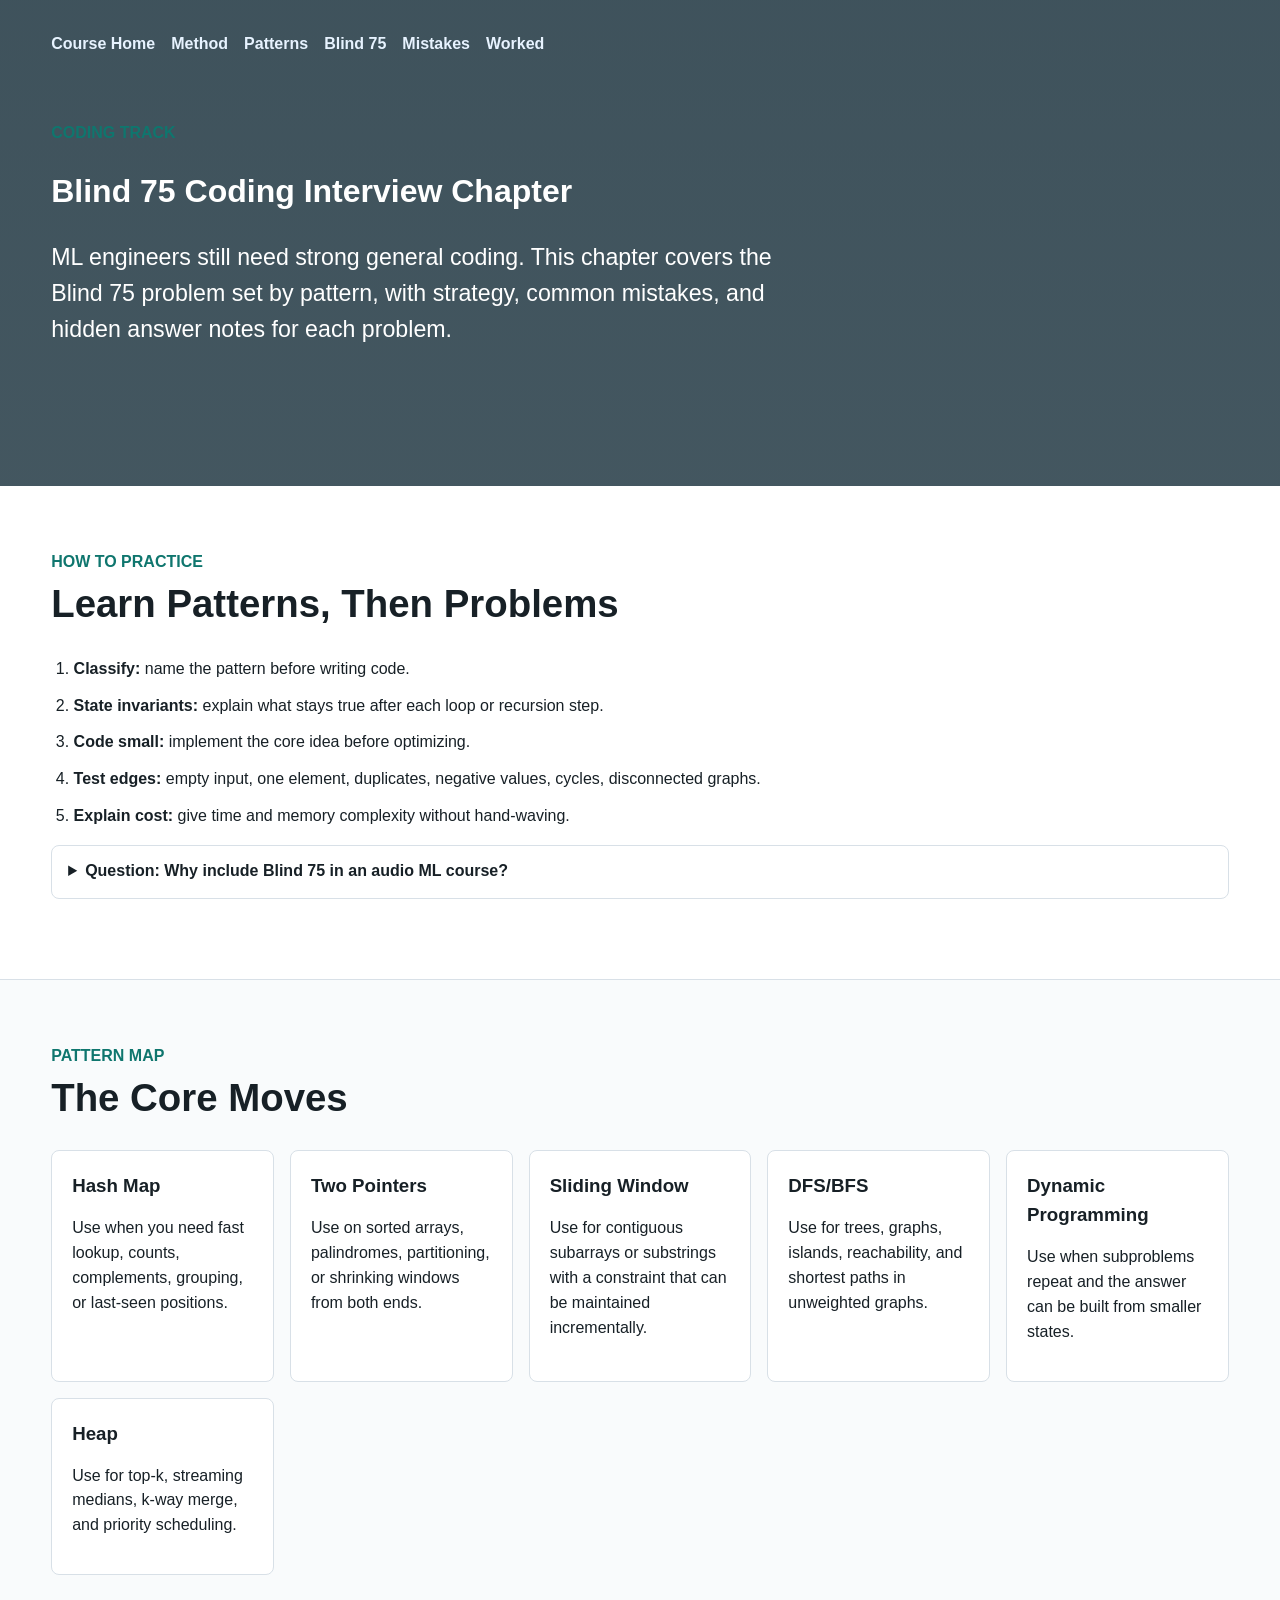
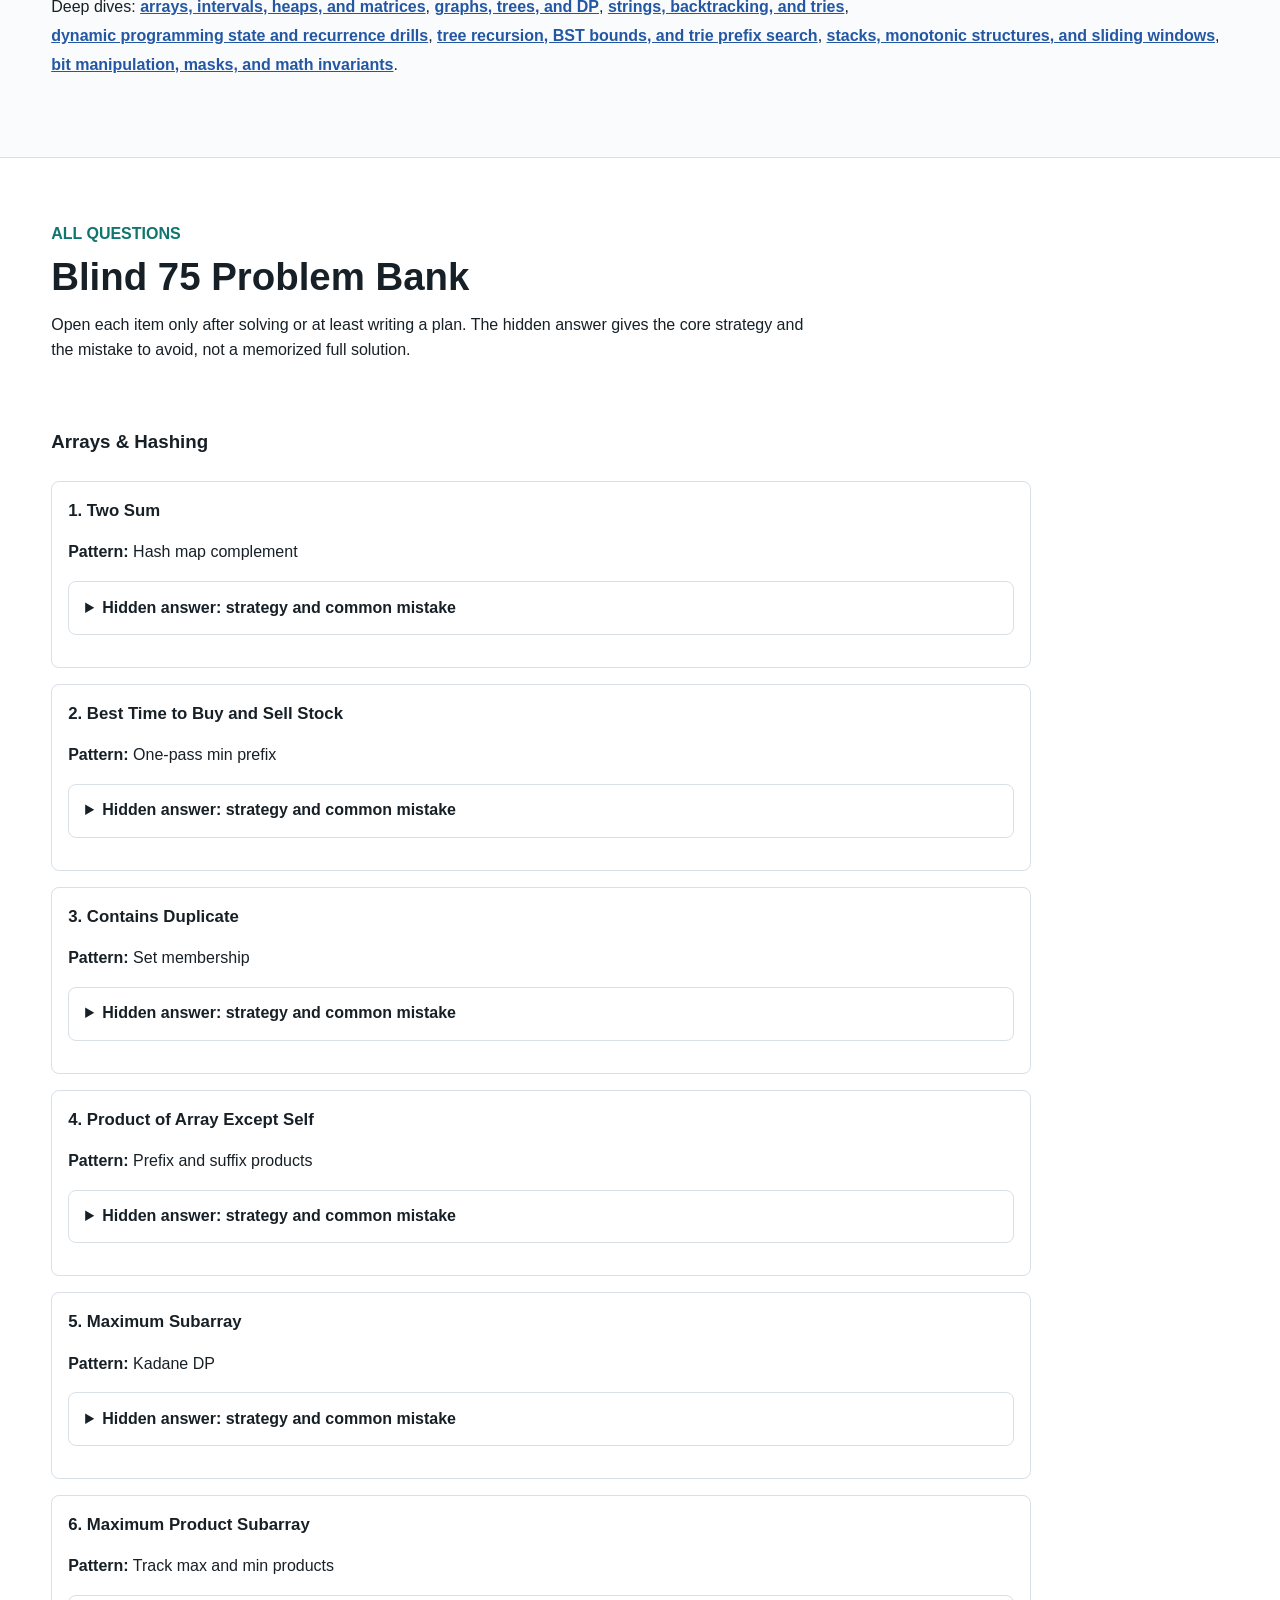
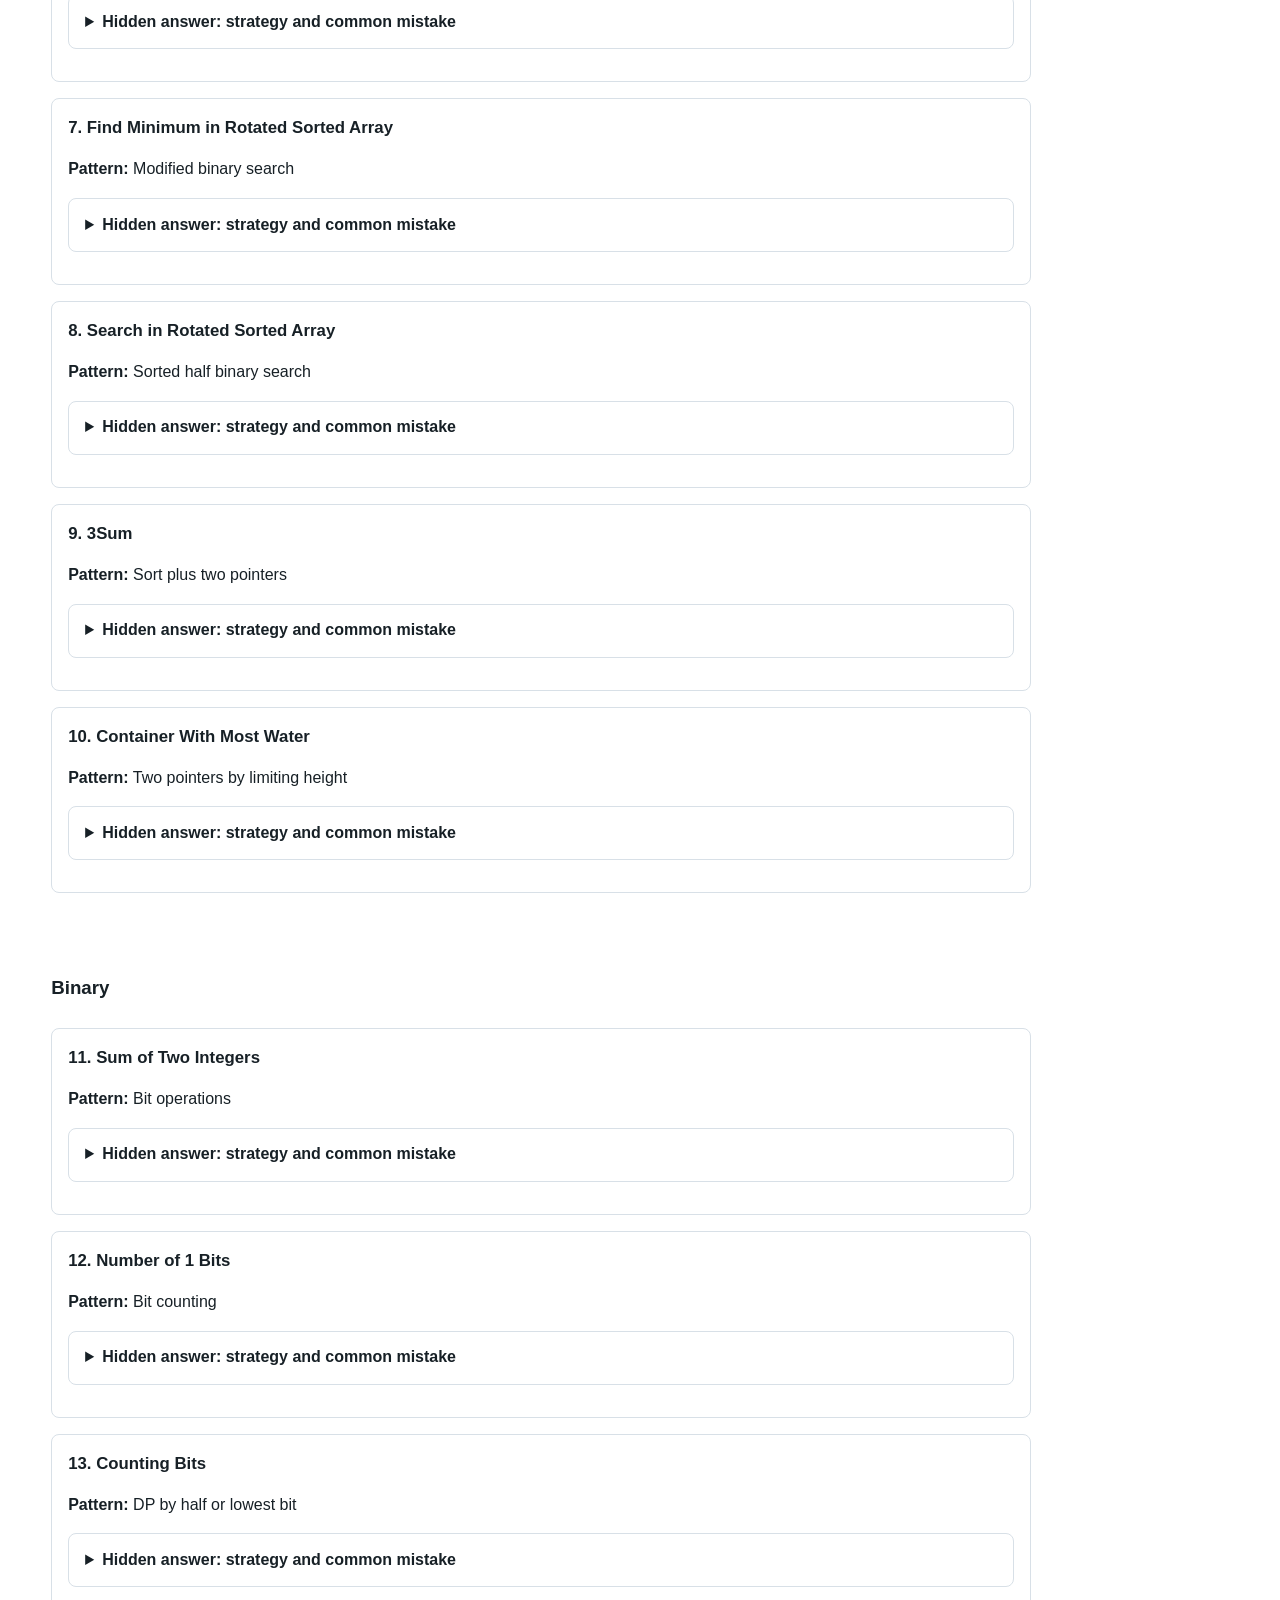
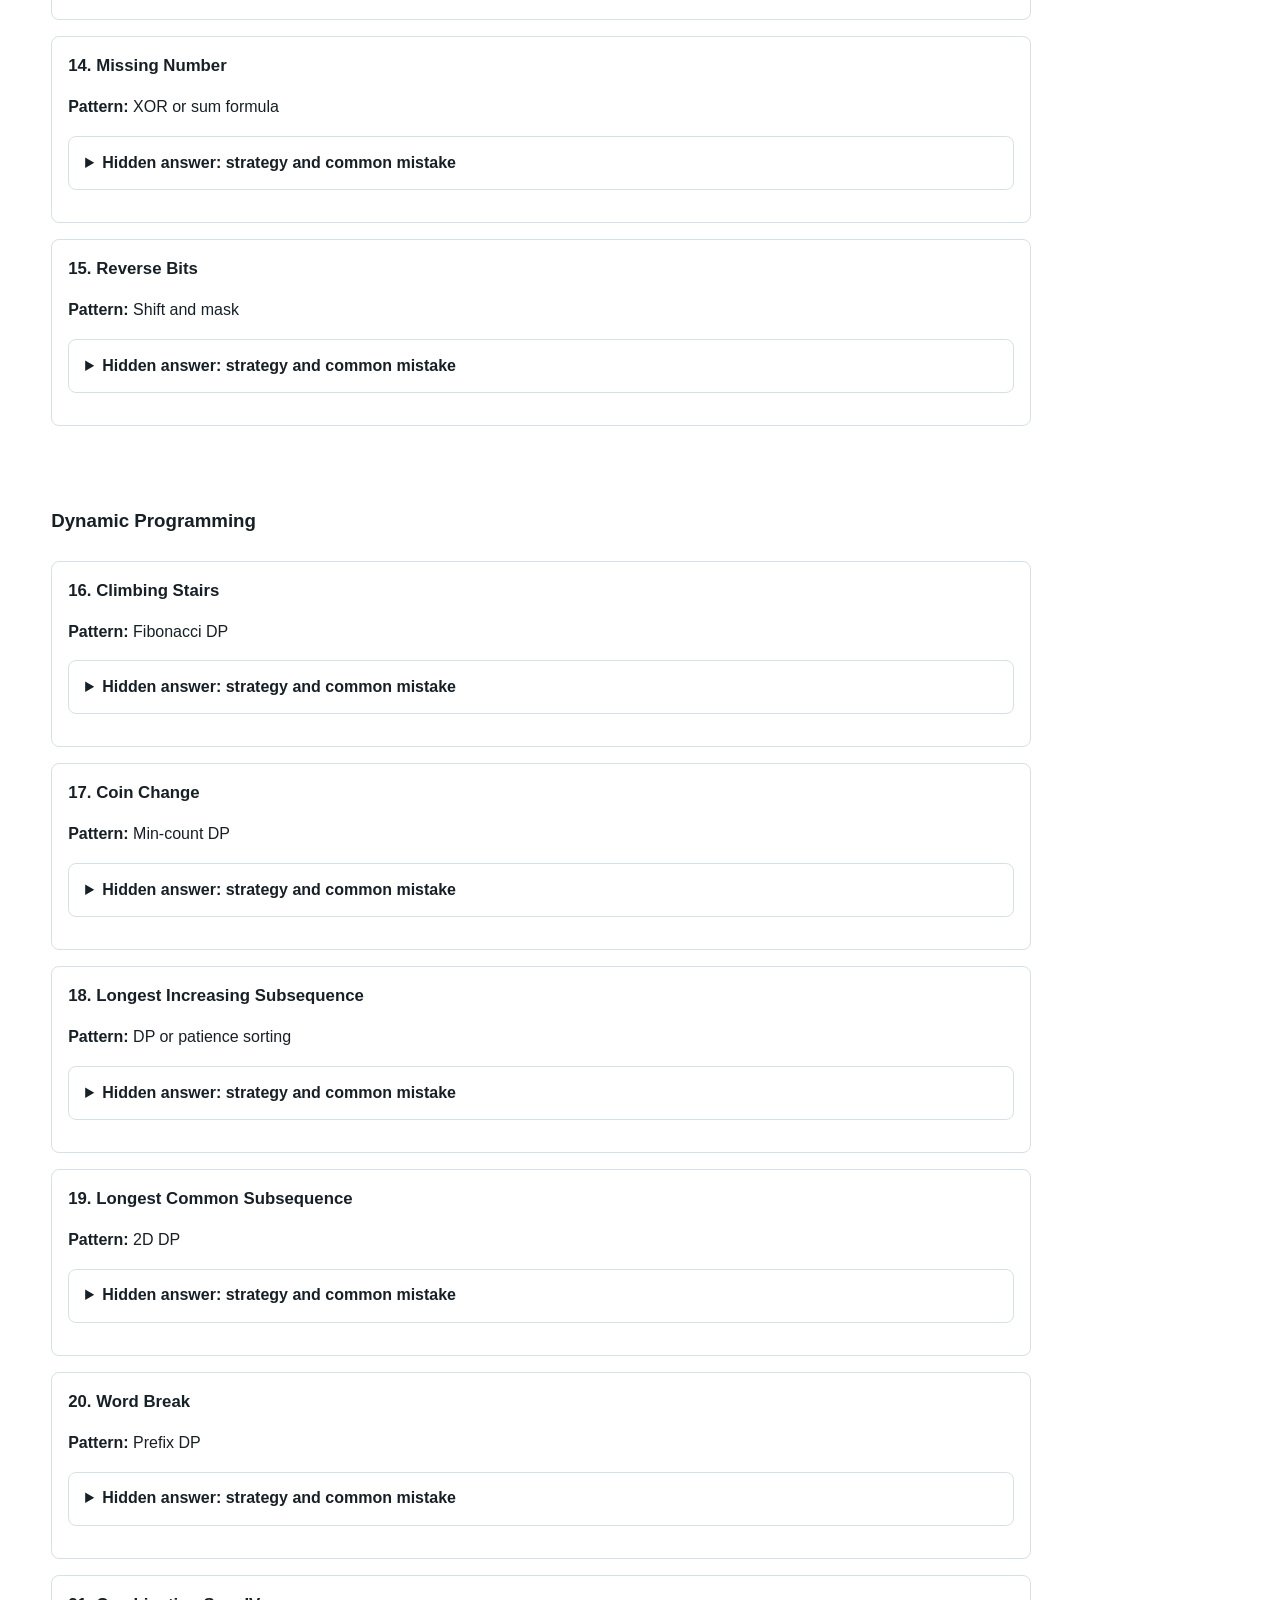
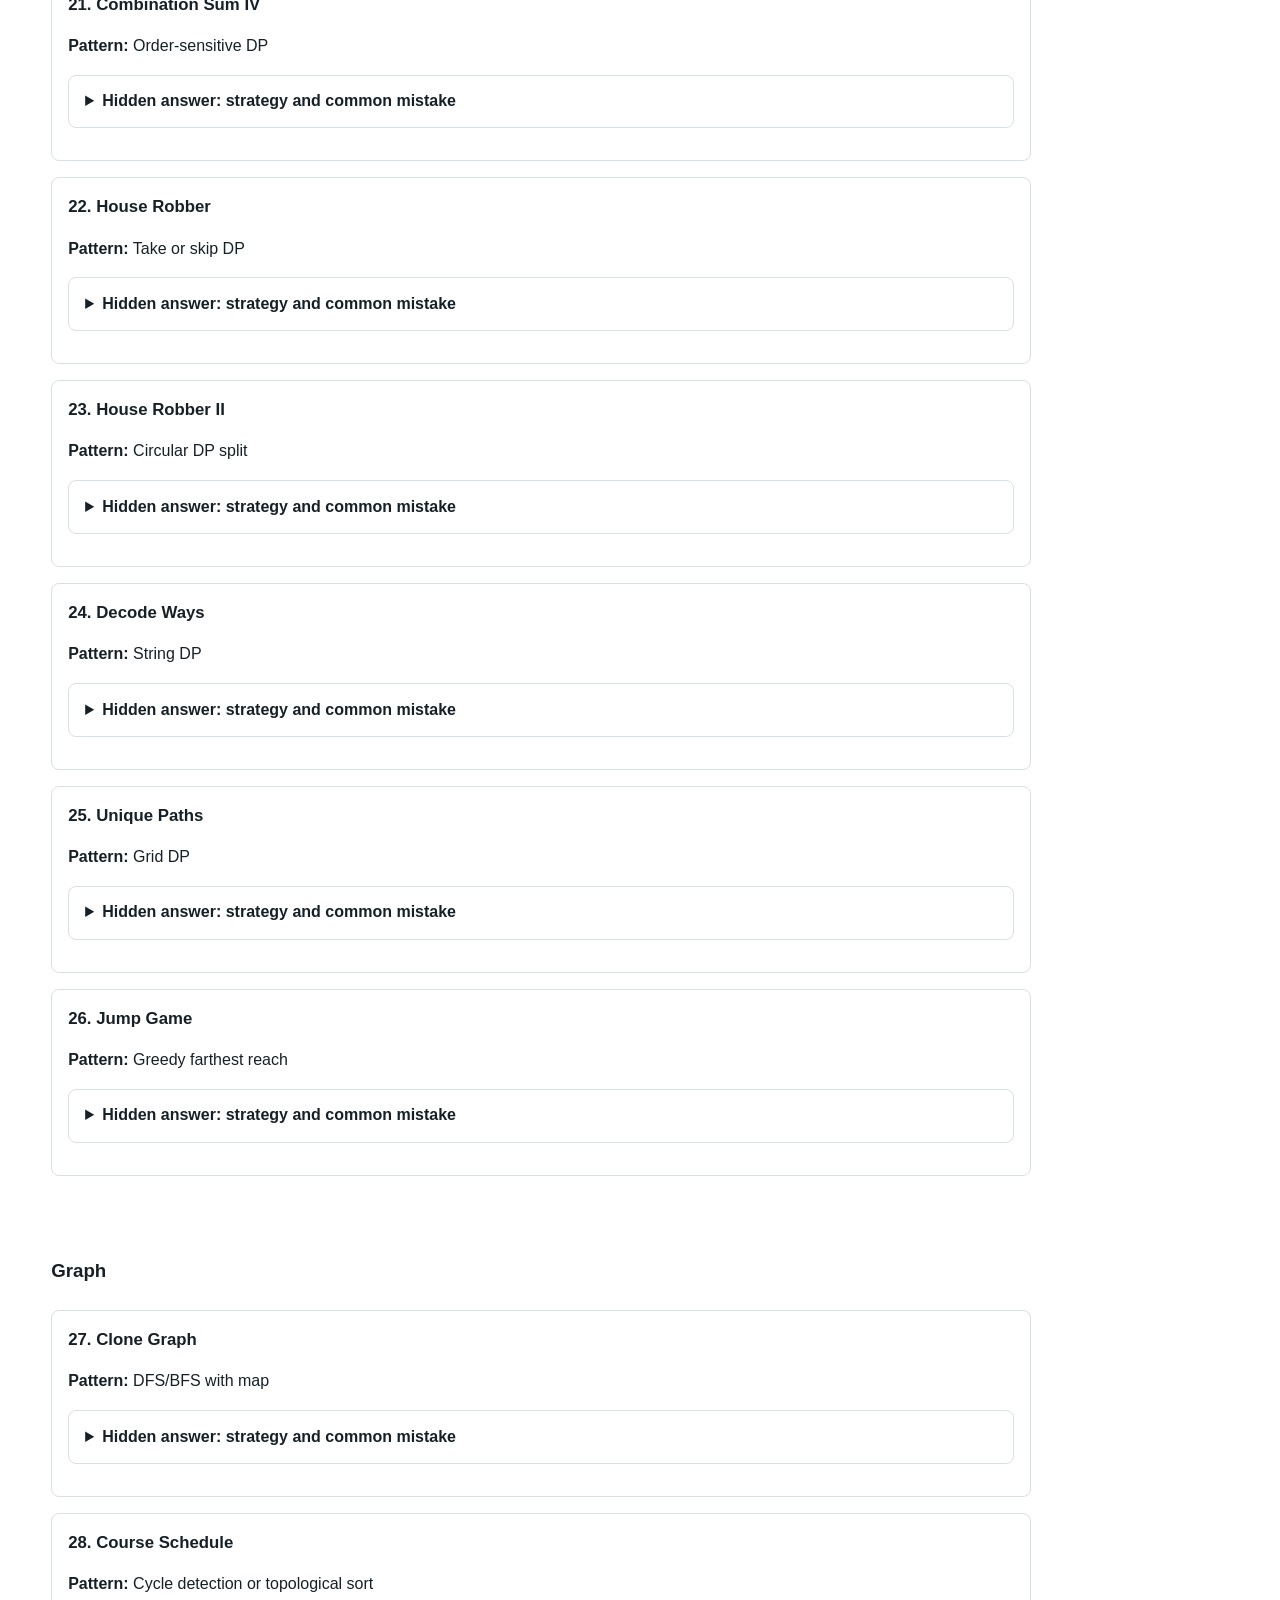
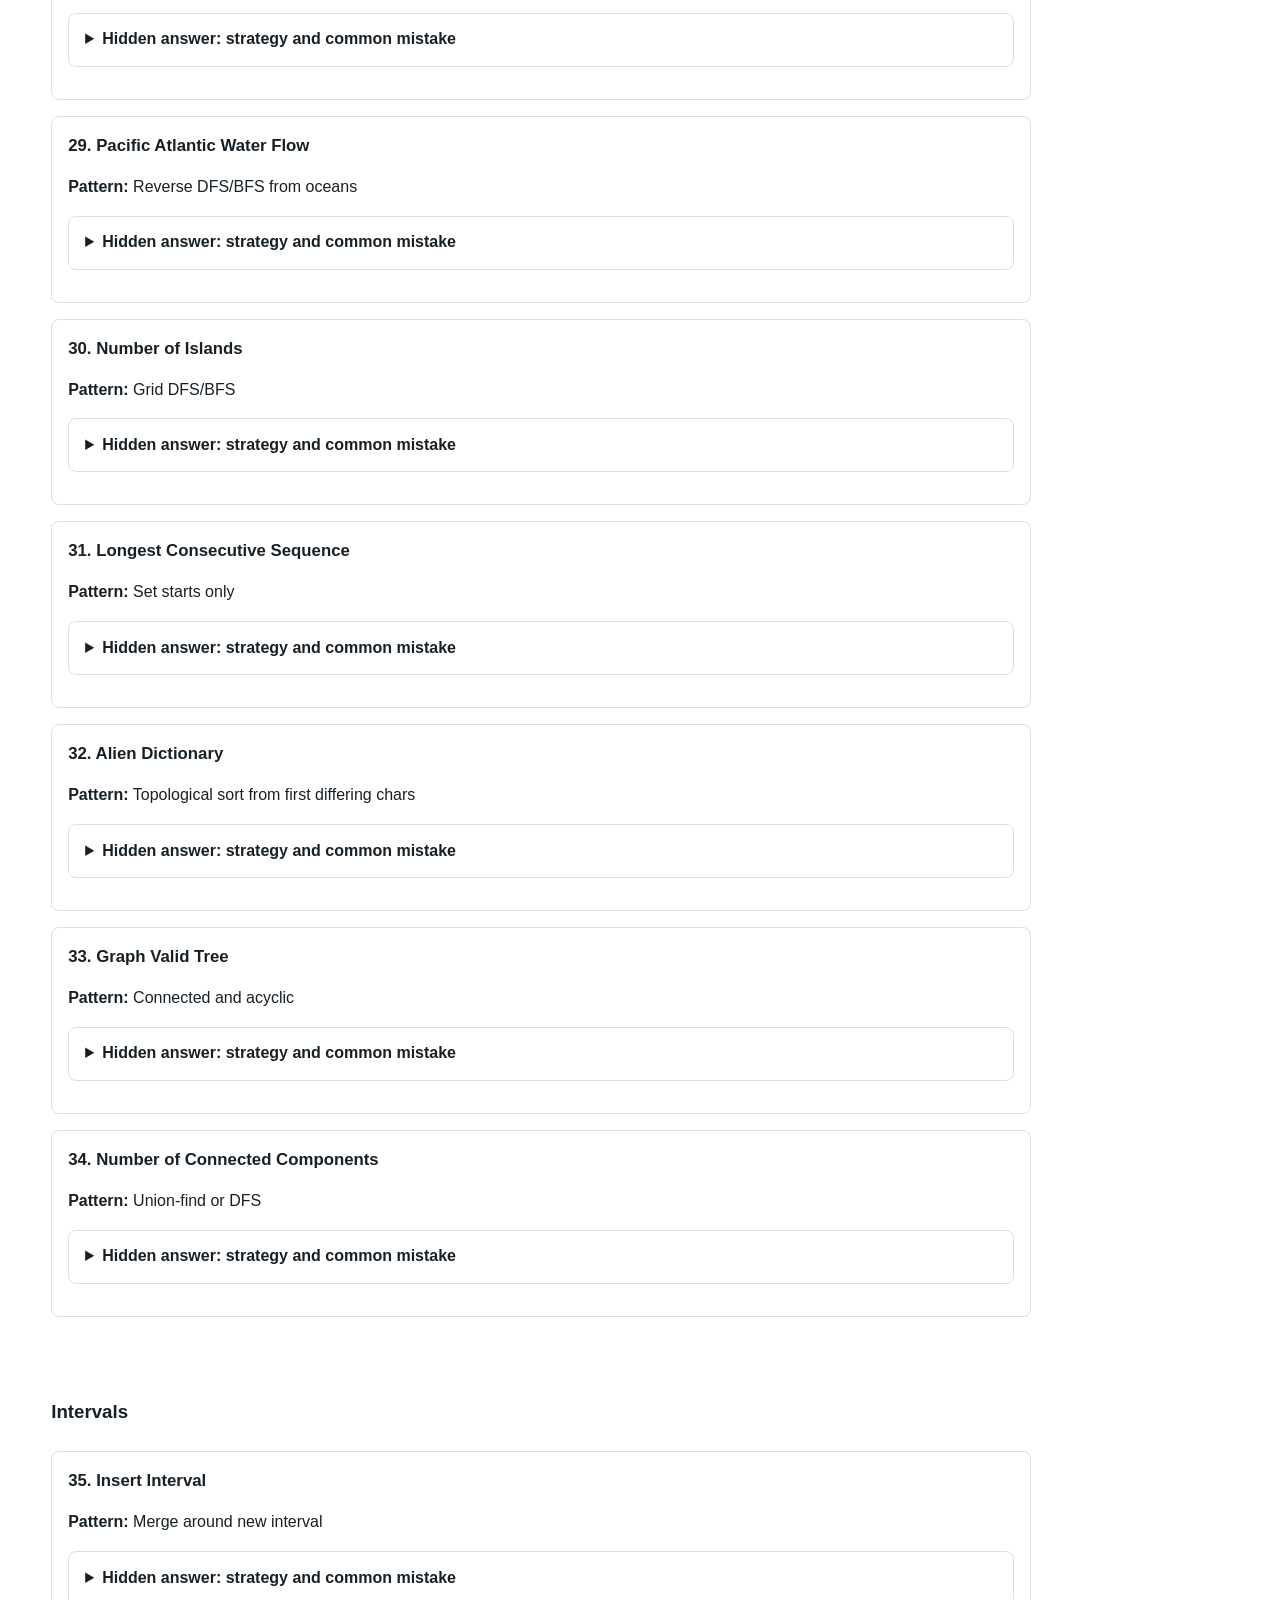
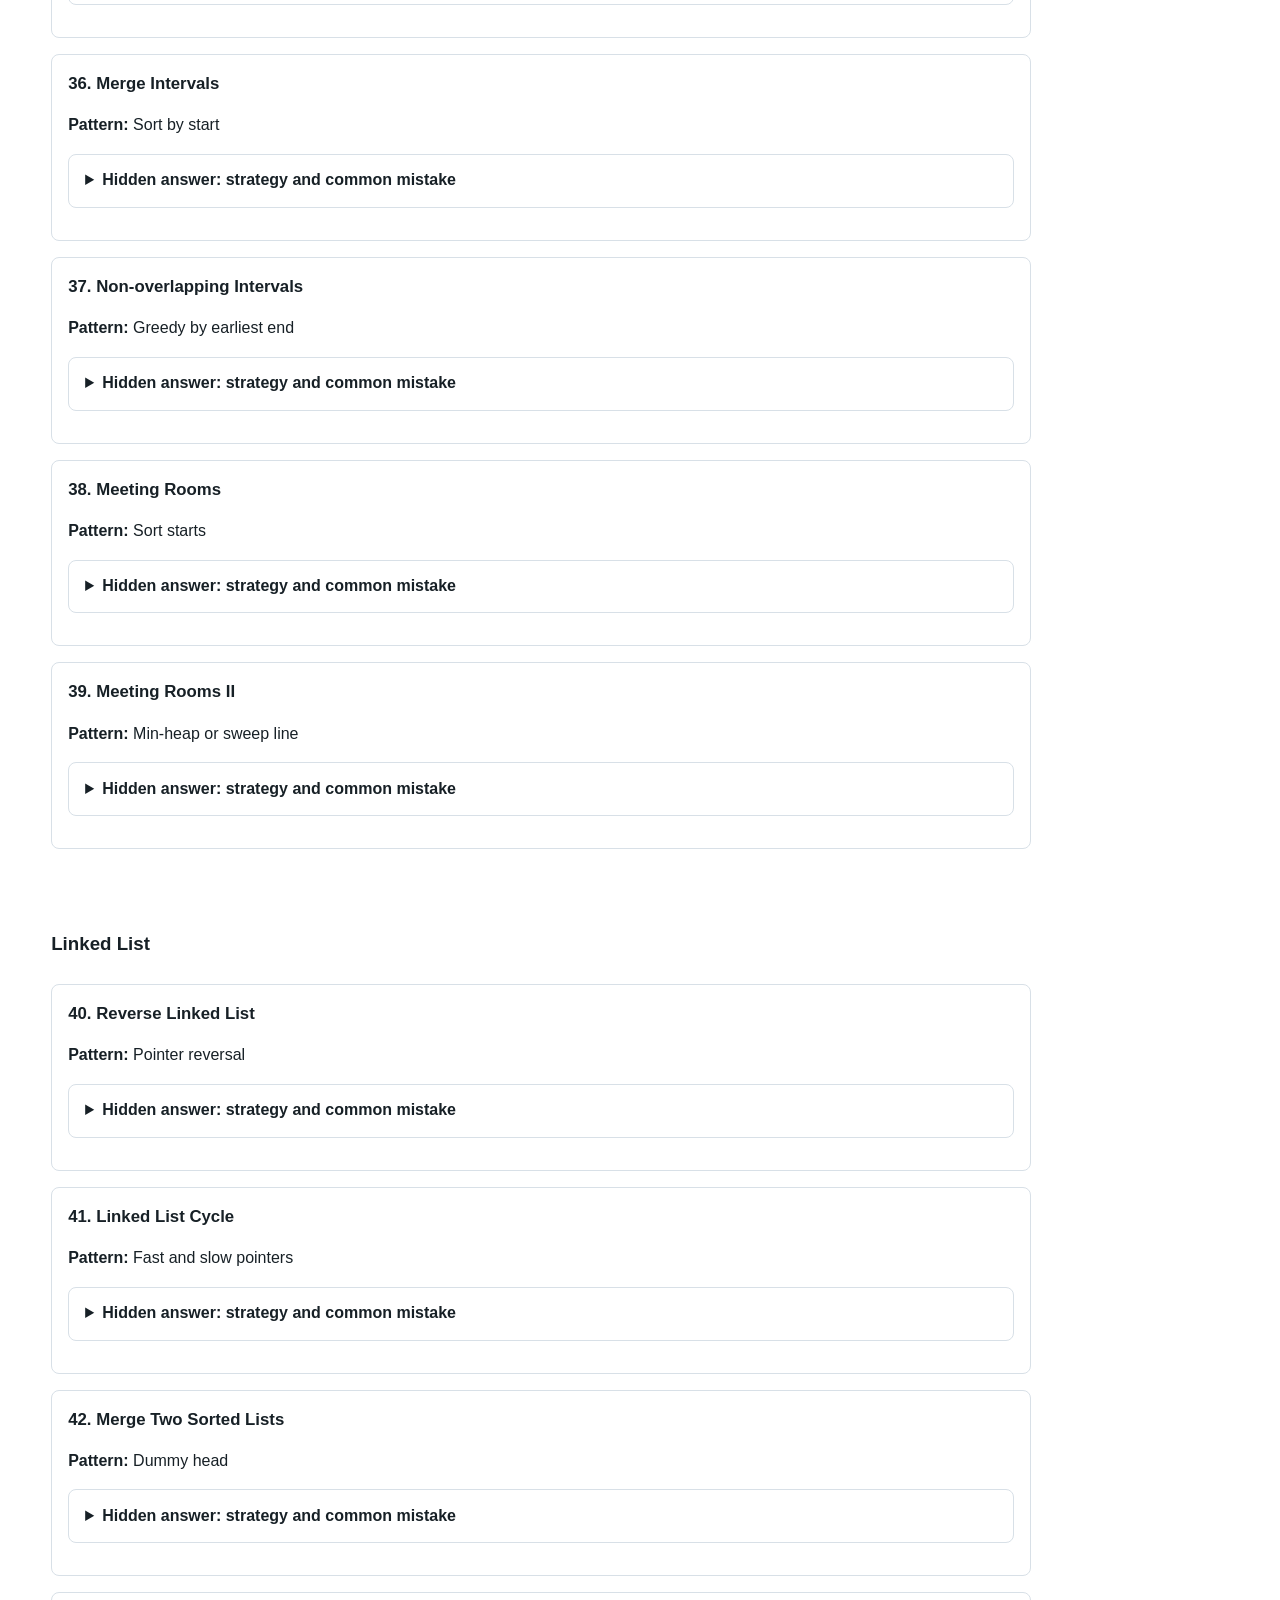
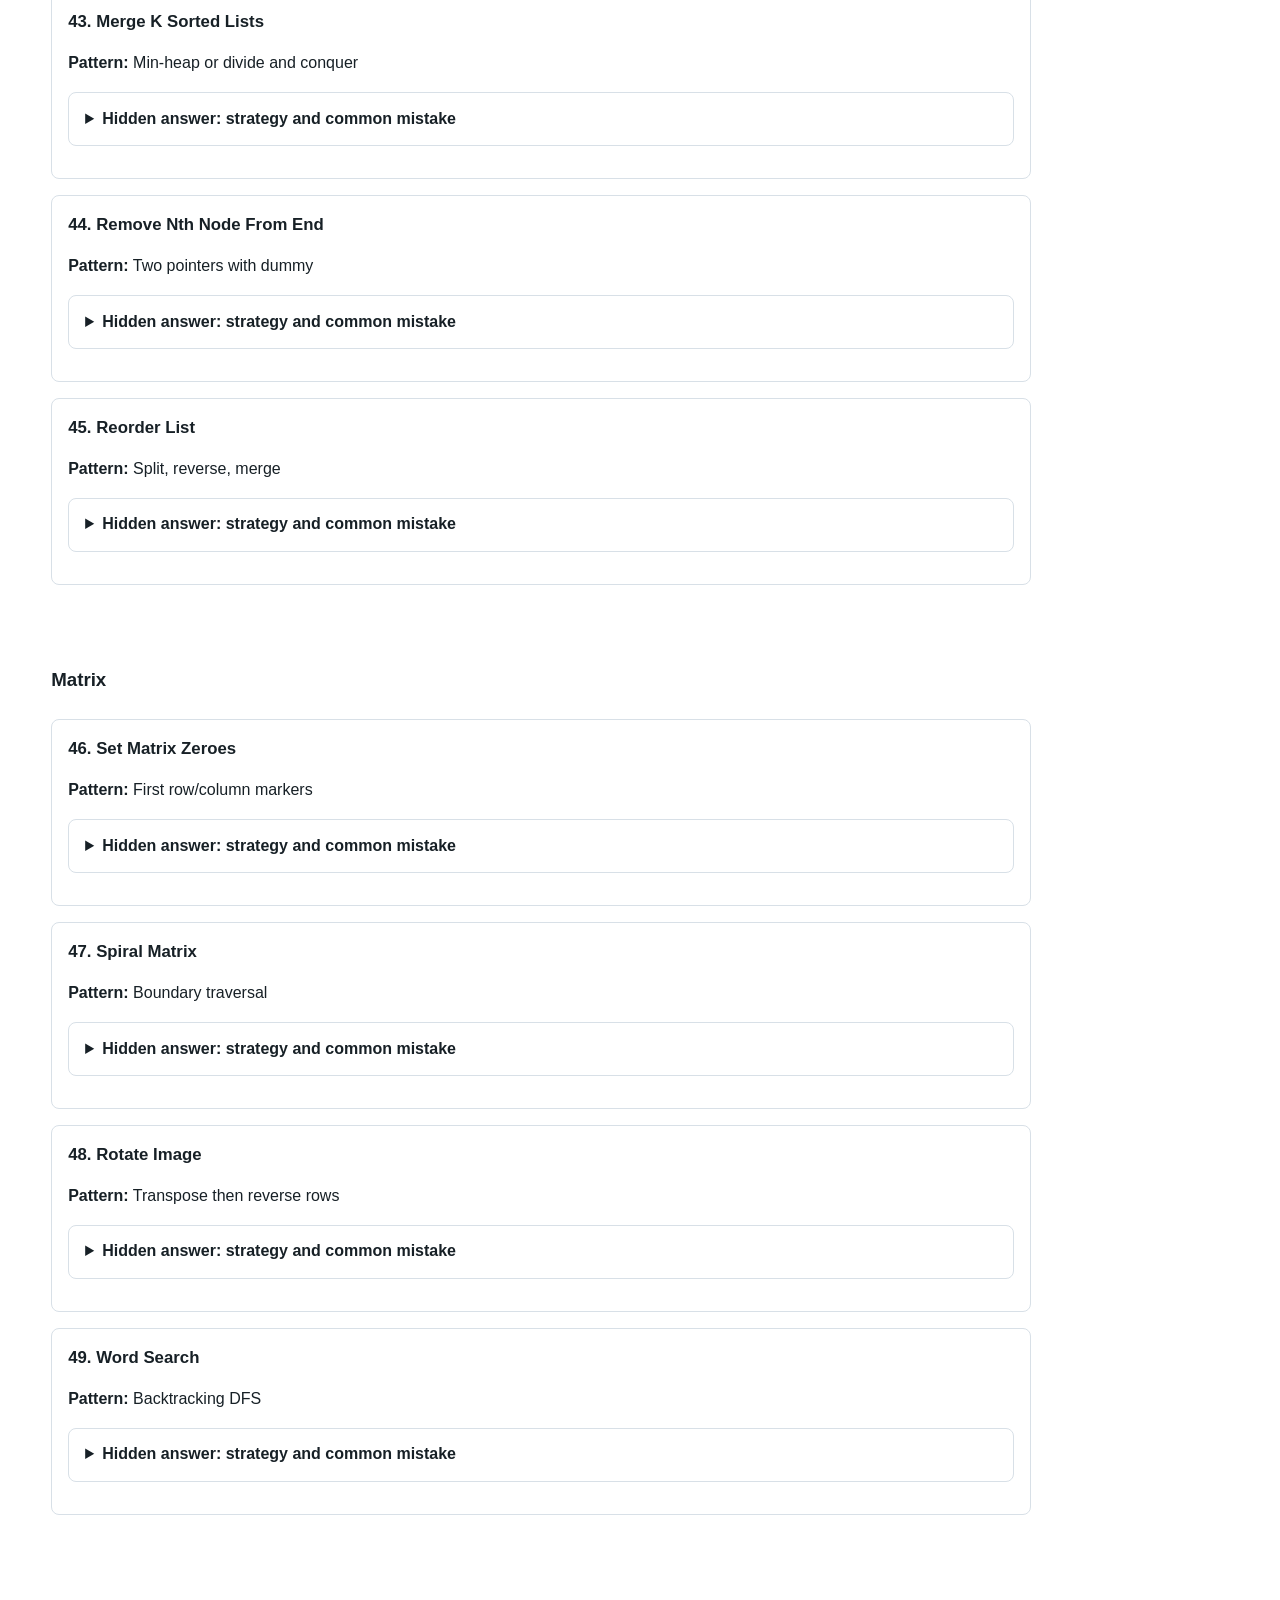
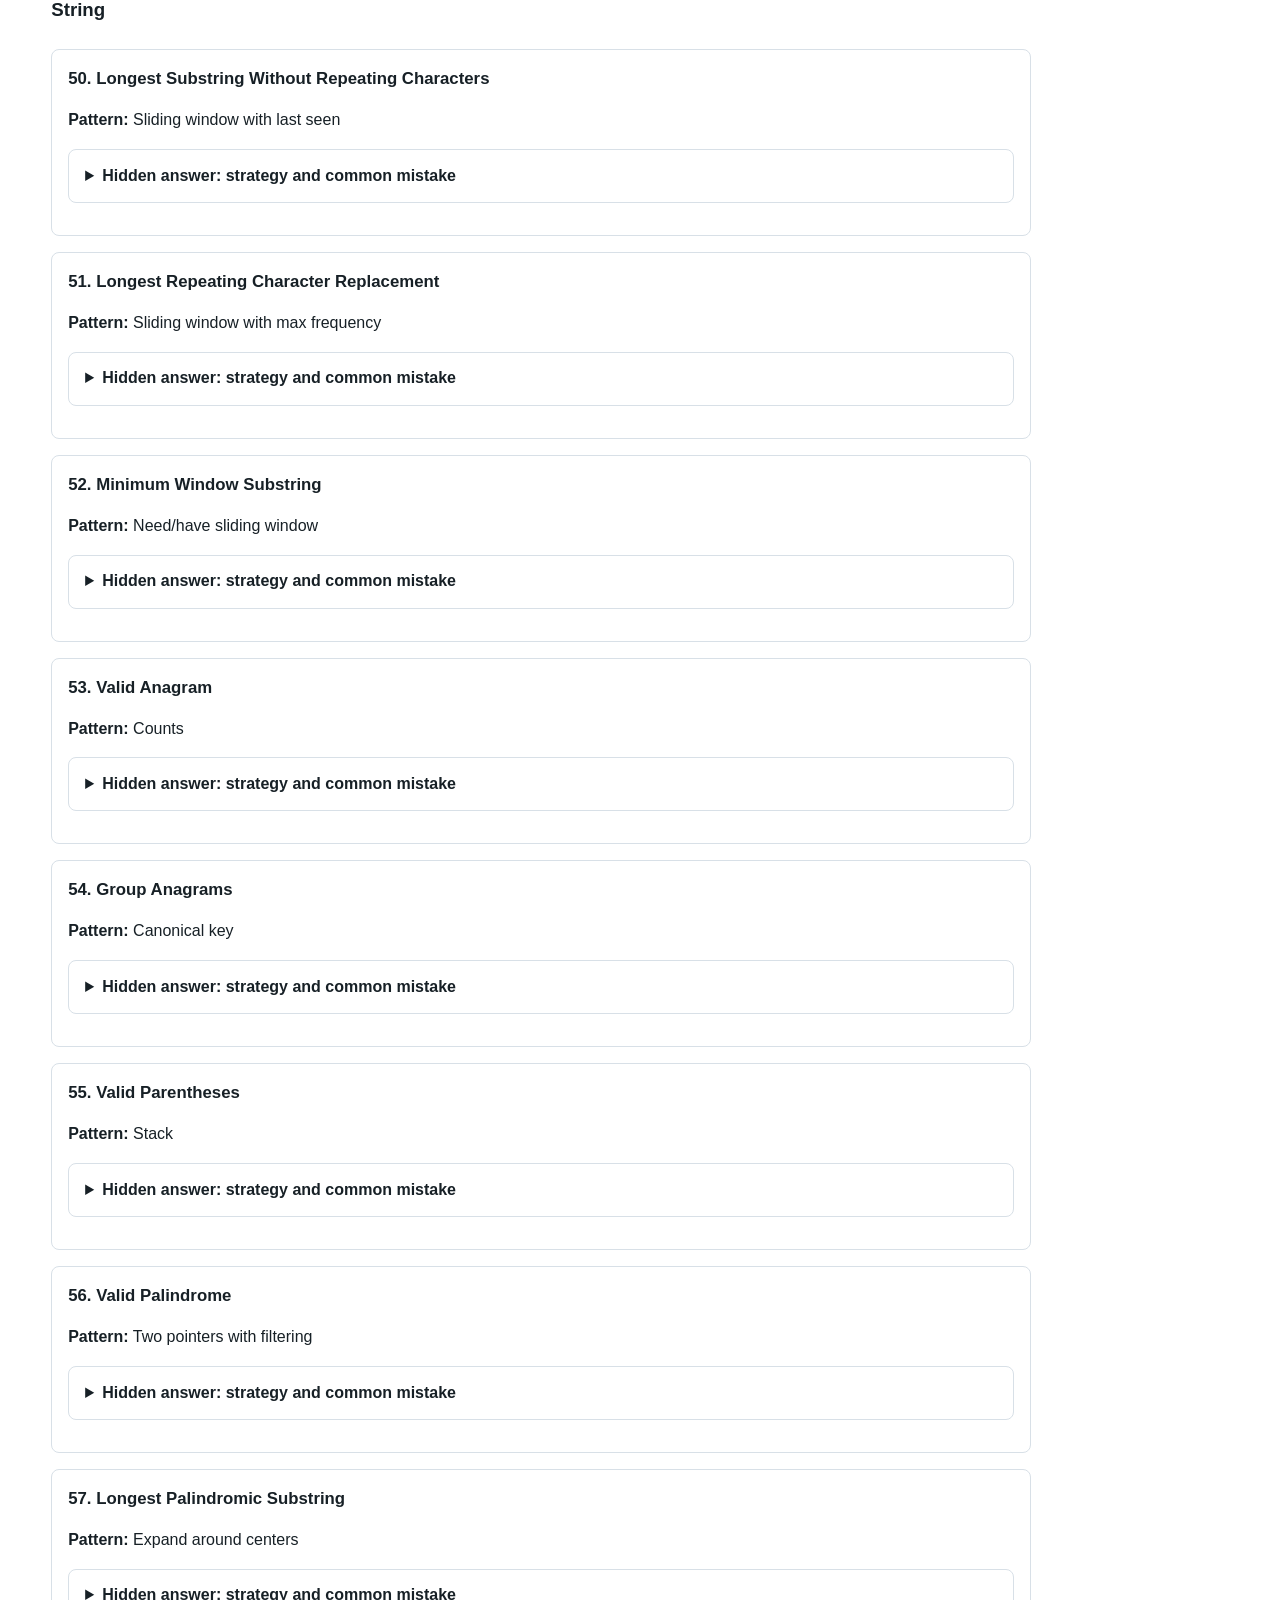
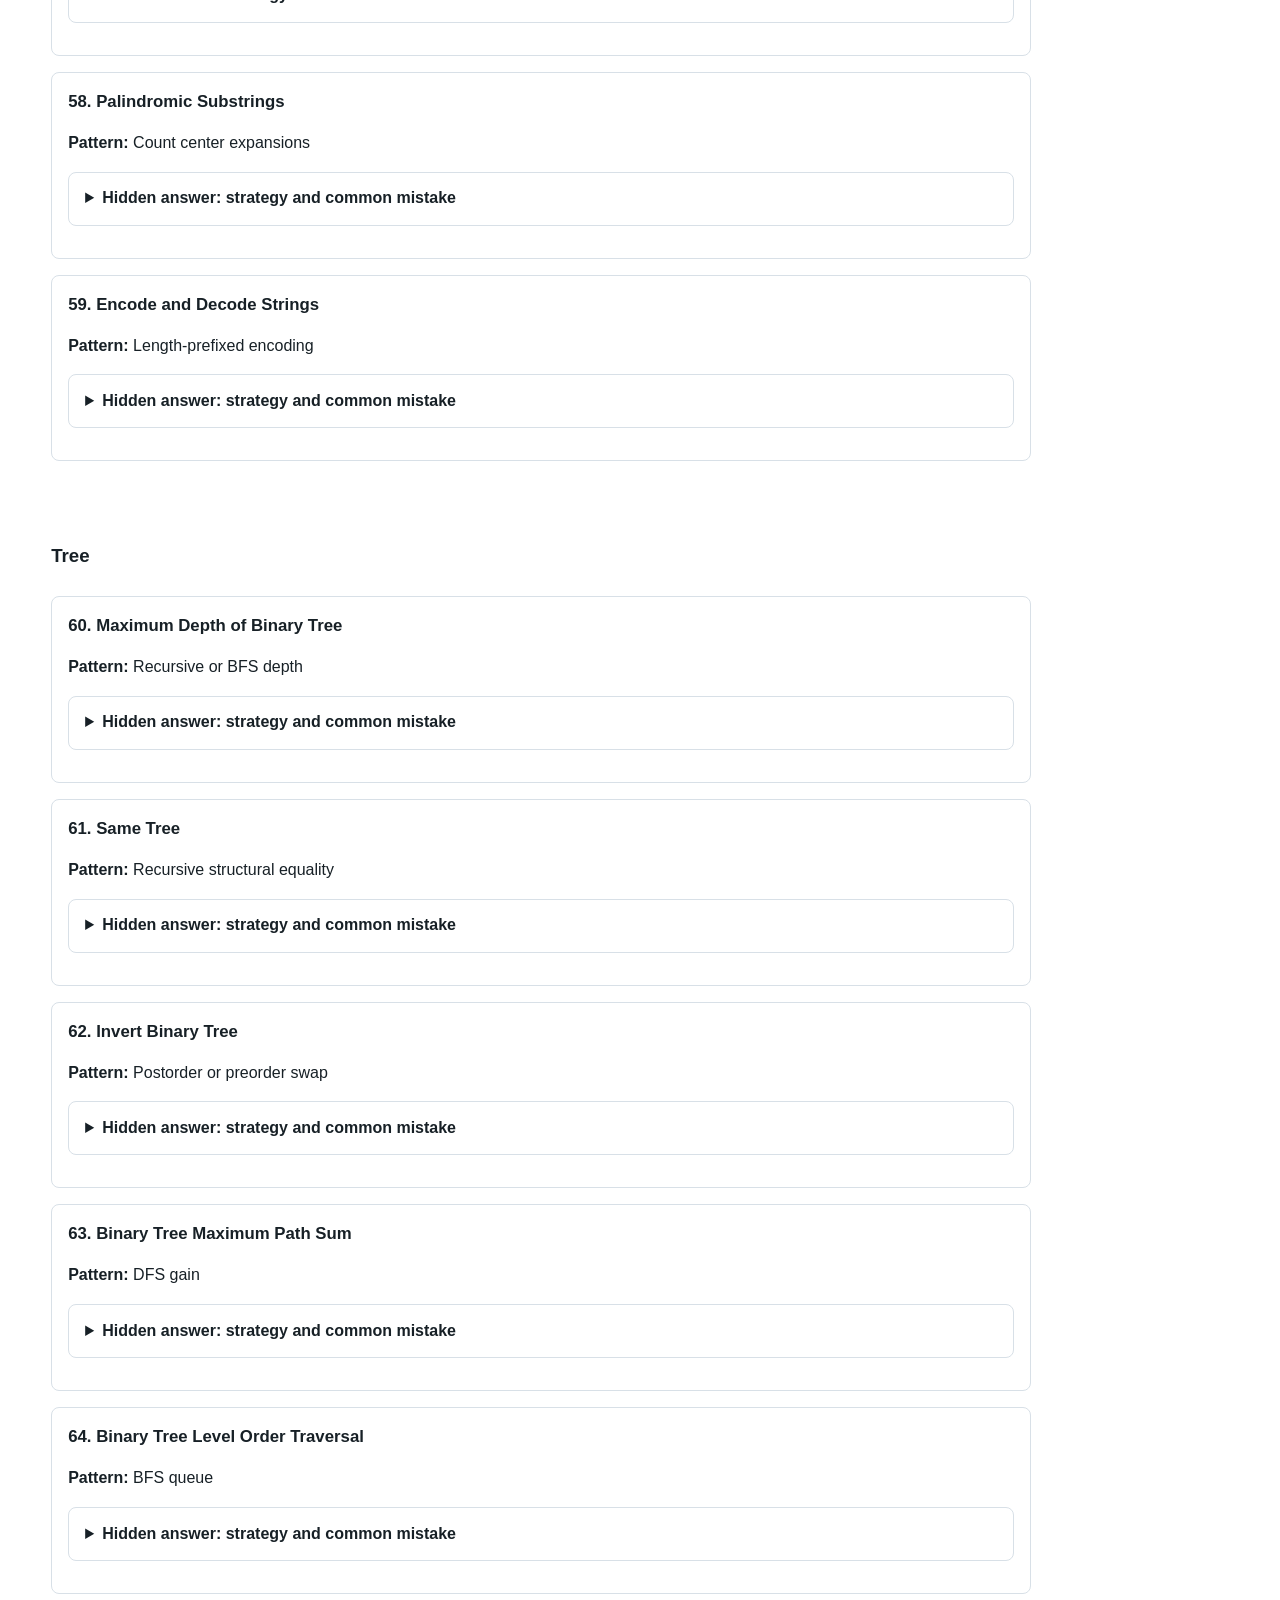
<file: lessons/coding-blind-75.html>
<!doctype html>
<html lang="en">
<head>
  <meta charset="utf-8">
  <meta name="viewport" content="width=device-width, initial-scale=1">
  <title>Coding Interview Track - Blind 75</title>
  <link rel="stylesheet" href="../styles.css?v=20260616c">
</head>
<body>
  <header class="lesson-hero">
    <nav>
      <a href="../index.html">Course Home</a>
      <a href="#method">Method</a>
      <a href="#patterns">Patterns</a>
      <a href="#blind75">Blind 75</a>
      <a href="#mistakes">Mistakes</a>
      <a href="#worked">Worked</a>
    </nav>
    <p class="eyebrow">Coding Track</p>
    <h1>Blind 75 Coding Interview Chapter</h1>
    <p class="lede">
      ML engineers still need strong general coding. This chapter covers
      the Blind 75 problem set by pattern, with strategy, common mistakes, and
      hidden answer notes for each problem.
    </p>
  </header>

  <main>
    <section id="method" class="band">
      <div class="section-head">
        <p class="eyebrow">How To Practice</p>
        <h2>Learn Patterns, Then Problems</h2>
      </div>
      <ol class="steps">
        <li><strong>Classify:</strong> name the pattern before writing code.</li>
        <li><strong>State invariants:</strong> explain what stays true after each loop or recursion step.</li>
        <li><strong>Code small:</strong> implement the core idea before optimizing.</li>
        <li><strong>Test edges:</strong> empty input, one element, duplicates, negative values, cycles, disconnected graphs.</li>
        <li><strong>Explain cost:</strong> give time and memory complexity without hand-waving.</li>
      </ol>
      <details class="qa">
        <summary>Question: Why include Blind 75 in an audio ML course?</summary>
        <p>
          ML roles often include practical coding rounds. Audio and model
          serving work needs clean data structures, graph traversal, dynamic
          programming, streaming windows, caches, and debugging discipline. This
          track builds that foundation.
        </p>
      </details>
    </section>

    <section id="patterns" class="band">
      <div class="section-head">
        <p class="eyebrow">Pattern Map</p>
        <h2>The Core Moves</h2>
      </div>
      <div class="grid three">
        <article class="card"><h3>Hash Map</h3><p>Use when you need fast lookup, counts, complements, grouping, or last-seen positions.</p></article>
        <article class="card"><h3>Two Pointers</h3><p>Use on sorted arrays, palindromes, partitioning, or shrinking windows from both ends.</p></article>
        <article class="card"><h3>Sliding Window</h3><p>Use for contiguous subarrays or substrings with a constraint that can be maintained incrementally.</p></article>
        <article class="card"><h3>DFS/BFS</h3><p>Use for trees, graphs, islands, reachability, and shortest paths in unweighted graphs.</p></article>
        <article class="card"><h3>Dynamic Programming</h3><p>Use when subproblems repeat and the answer can be built from smaller states.</p></article>
        <article class="card"><h3>Heap</h3><p>Use for top-k, streaming medians, k-way merge, and priority scheduling.</p></article>
      </div>
      <p>
        Deep dives:
        <a class="lesson-link" href="coding-blind-75-arrays-intervals.html">arrays, intervals, heaps, and matrices</a>,
        <a class="lesson-link" href="coding-blind-75-graphs-dp.html">graphs, trees, and DP</a>,
        <a class="lesson-link" href="coding-blind-75-strings-backtracking.html">strings, backtracking, and tries</a>,
        <a class="lesson-link" href="coding-blind-75-dynamic-programming.html">dynamic programming state and recurrence drills</a>,
        <a class="lesson-link" href="coding-blind-75-trees-tries.html">tree recursion, BST bounds, and trie prefix search</a>,
        <a class="lesson-link" href="coding-blind-75-stacks-windows.html">stacks, monotonic structures, and sliding windows</a>,
        <a class="lesson-link" href="coding-blind-75-bits-math.html">bit manipulation, masks, and math invariants</a>.
      </p>
    </section>

    <section id="blind75" class="band">
      <div class="section-head">
        <p class="eyebrow">All Questions</p>
        <h2>Blind 75 Problem Bank</h2>
        <p>
          Open each item only after solving or at least writing a plan. The
          hidden answer gives the core strategy and the mistake to avoid, not a
          memorized full solution.
        </p>
      </div>
      <div id="problem-list" class="problem-list"></div>
    </section>

    <section id="mistakes" class="band">
      <div class="section-head">
        <p class="eyebrow">Common Failure Modes</p>
        <h2>What Breaks Interview Solutions</h2>
      </div>
      <ul class="checklist">
        <li>Solving before restating constraints and edge cases.</li>
        <li>Using recursion without a base case and visited-state story.</li>
        <li>Forgetting duplicate handling in two-pointer and backtracking problems.</li>
        <li>Returning the right value for the happy path but not for empty or one-element input.</li>
        <li>Misreporting complexity because slicing, sorting, heap operations, or recursion stack are ignored.</li>
        <li>Trying to memorize code instead of learning the invariant.</li>
      </ul>
    </section>

    <section id="worked" class="band">
      <div class="section-head">
        <p class="eyebrow">Worked Python</p>
        <h2>First Solutions To Memorize By Invariant</h2>
        <p>
          Read the prompt, write your own solution, then open the hidden answer.
          The point is not to memorize syntax. The point is to internalize the
          invariant that makes the implementation short.
        </p>
      </div>

      <article class="prompt">
        <h3>Worked 1: Two Sum</h3>
        <p>
          Return the two indices whose values add to the target. Exactly one
          answer exists, and an index may not be reused.
        </p>
        <details class="qa">
          <summary>Hidden answer: invariant and Python solution</summary>
          <p>
            Invariant: before processing <code>nums[i]</code>, the map contains
            values from indices less than <code>i</code>. If the complement is
            already present, the pair is valid and cannot reuse the same index.
          </p>
          <pre><code class="language-python">def two_sum(nums, target):
    seen = {}
    for i, x in enumerate(nums):
        need = target - x
        if need in seen:
            return [seen[need], i]
        seen[x] = i
    raise ValueError("no solution")</code></pre>
        </details>
      </article>

      <article class="prompt">
        <h3>Worked 2: Product Of Array Except Self</h3>
        <p>
          Return an array where each position contains the product of every
          other number. Do not use division.
        </p>
        <details class="qa">
          <summary>Hidden answer: invariant and Python solution</summary>
          <p>
            Invariant: after the forward pass, <code>out[i]</code> is the
            product of values left of <code>i</code>. During the reverse pass,
            <code>right</code> is the product of values right of <code>i</code>.
          </p>
          <pre><code class="language-python">def product_except_self(nums):
    out = [1] * len(nums)
    left = 1
    for i, x in enumerate(nums):
        out[i] = left
        left *= x

    right = 1
    for i in range(len(nums) - 1, -1, -1):
        out[i] *= right
        right *= nums[i]
    return out</code></pre>
        </details>
      </article>

      <article class="prompt">
        <h3>Worked 3: Longest Substring Without Repeating Characters</h3>
        <p>
          Return the length of the longest substring with no repeated
          characters.
        </p>
        <details class="qa">
          <summary>Hidden answer: invariant and Python solution</summary>
          <p>
            Invariant: the active window from <code>left</code> to
            <code>right</code> contains no duplicates after updating
            <code>left</code>. Never move <code>left</code> backward.
          </p>
          <pre><code class="language-python">def length_of_longest_substring(s):
    last = {}
    left = 0
    best = 0
    for right, ch in enumerate(s):
        if ch in last and last[ch] >= left:
            left = last[ch] + 1
        last[ch] = right
        best = max(best, right - left + 1)
    return best</code></pre>
        </details>
      </article>

      <article class="prompt">
        <h3>Worked 4: Number Of Islands</h3>
        <p>
          Count connected components of land in a grid of "1" and "0" cells.
          Land connects horizontally and vertically.
        </p>
        <details class="qa">
          <summary>Hidden answer: invariant and Python solution</summary>
          <p>
            Invariant: when DFS starts from an unvisited land cell, it marks
            exactly one island. Mark before pushing neighbors so the same cell
            cannot be added repeatedly.
          </p>
          <pre><code class="language-python">def num_islands(grid):
    if not grid:
        return 0

    rows, cols = len(grid), len(grid[0])
    islands = 0

    def flood(r, c):
        stack = [(r, c)]
        grid[r][c] = "0"
        while stack:
            x, y = stack.pop()
            for dx, dy in ((1, 0), (-1, 0), (0, 1), (0, -1)):
                nx, ny = x + dx, y + dy
                if 0 &lt;= nx &lt; rows and 0 &lt;= ny &lt; cols and grid[nx][ny] == "1":
                    grid[nx][ny] = "0"
                    stack.append((nx, ny))

    for r in range(rows):
        for c in range(cols):
            if grid[r][c] == "1":
                islands += 1
                flood(r, c)
    return islands</code></pre>
        </details>
      </article>

      <article class="prompt">
        <h3>Worked 5: Coin Change</h3>
        <p>
          Given coin denominations and an amount, return the fewest coins
          needed to make that amount, or -1 if impossible.
        </p>
        <details class="qa">
          <summary>Hidden answer: invariant and Python solution</summary>
          <p>
            Invariant: after computing <code>dp[a]</code>, it stores the fewest
            coins needed for amount <code>a</code> using any denomination.
            Greedy fails for many coin systems, so use dynamic programming.
          </p>
          <pre><code class="language-python">def coin_change(coins, amount):
    inf = amount + 1
    dp = [inf] * (amount + 1)
    dp[0] = 0
    for a in range(1, amount + 1):
        for coin in coins:
            if coin &lt;= a:
                dp[a] = min(dp[a], dp[a - coin] + 1)
    return -1 if dp[amount] == inf else dp[amount]</code></pre>
        </details>
      </article>

      <article class="prompt">
        <h3>Worked 6: Search In Rotated Sorted Array</h3>
        <p>
          Given a rotated sorted array with unique values, return the index of
          the target or -1 if absent. The expected time is O(log n).
        </p>
        <details class="qa">
          <summary>Hidden answer: invariant and Python solution</summary>
          <p>
            Invariant: the target, if present, is always inside the closed
            search interval. At least one side of <code>mid</code> is sorted,
            so use that side to decide which half can be discarded.
          </p>
          <pre><code class="language-python">def search_rotated(nums, target):
    left, right = 0, len(nums) - 1
    while left &lt;= right:
        mid = (left + right) // 2
        if nums[mid] == target:
            return mid

        if nums[left] &lt;= nums[mid]:
            if nums[left] &lt;= target &lt; nums[mid]:
                right = mid - 1
            else:
                left = mid + 1
        else:
            if nums[mid] &lt; target &lt;= nums[right]:
                left = mid + 1
            else:
                right = mid - 1
    return -1</code></pre>
        </details>
      </article>

      <article class="prompt">
        <h3>Worked 7: Course Schedule</h3>
        <p>
          Given course prerequisites, return whether all courses can be
          completed.
        </p>
        <details class="qa">
          <summary>Hidden answer: invariant and Python solution</summary>
          <p>
            Invariant: a course with indegree zero has no remaining unmet
            prerequisites. Removing it can only reduce indegrees of courses
            that depend on it. If every course is removed, there is no cycle.
          </p>
          <pre><code class="language-python">from collections import deque


def can_finish(num_courses, prerequisites):
    graph = [[] for _ in range(num_courses)]
    indegree = [0] * num_courses
    for course, prereq in prerequisites:
        graph[prereq].append(course)
        indegree[course] += 1

    ready = deque(i for i, degree in enumerate(indegree) if degree == 0)
    taken = 0
    while ready:
        prereq = ready.popleft()
        taken += 1
        for course in graph[prereq]:
            indegree[course] -= 1
            if indegree[course] == 0:
                ready.append(course)
    return taken == num_courses</code></pre>
        </details>
      </article>

      <article class="prompt">
        <h3>Worked 8: Merge Intervals</h3>
        <p>
          Given intervals, merge all overlapping intervals and return the
          non-overlapping result.
        </p>
        <details class="qa">
          <summary>Hidden answer: invariant and Python solution</summary>
          <p>
            Invariant: the result list is sorted and non-overlapping, and its
            last interval is the only interval that can overlap the next sorted
            input interval.
          </p>
          <pre><code class="language-python">def merge_intervals(intervals):
    if not intervals:
        return []

    intervals.sort(key=lambda item: item[0])
    merged = [intervals[0]]
    for start, end in intervals[1:]:
        last = merged[-1]
        if start &lt;= last[1]:
            last[1] = max(last[1], end)
        else:
            merged.append([start, end])
    return merged</code></pre>
        </details>
      </article>

      <article class="prompt">
        <h3>Worked 9: Minimum Window Substring</h3>
        <p>
          Given strings <code>s</code> and <code>t</code>, return the smallest
          substring of <code>s</code> containing every character of
          <code>t</code> with multiplicity.
        </p>
        <details class="qa">
          <summary>Hidden answer: invariant and Python solution</summary>
          <p>
            Invariant: when <code>formed == required</code>, the current window
            satisfies all required counts. Shrink from the left until removing a
            character would break the invariant.
          </p>
          <pre><code class="language-python">from collections import Counter, defaultdict


def min_window(s, t):
    if not t:
        return ""

    need = Counter(t)
    window = defaultdict(int)
    required = len(need)
    formed = 0
    best = (float("inf"), 0, 0)
    left = 0

    for right, ch in enumerate(s):
        window[ch] += 1
        if ch in need and window[ch] == need[ch]:
            formed += 1

        while formed == required:
            if right - left + 1 &lt; best[0]:
                best = (right - left + 1, left, right)
            drop = s[left]
            window[drop] -= 1
            if drop in need and window[drop] &lt; need[drop]:
                formed -= 1
            left += 1

    if best[0] == float("inf"):
        return ""
    return s[best[1]:best[2] + 1]</code></pre>
        </details>
      </article>

      <article class="prompt">
        <h3>Worked 10: Find Median From Data Stream</h3>
        <p>
          Design a data structure that accepts integers one by one and returns
          the current median.
        </p>
        <details class="qa">
          <summary>Hidden answer: invariant and Python solution</summary>
          <p>
            Invariant: the low heap stores the smaller half as negatives, the
            high heap stores the larger half, and their sizes differ by at most
            one. The median is one heap top or the average of both tops.
          </p>
          <pre><code class="language-python">import heapq


class MedianFinder:
    def __init__(self):
        self.low = []
        self.high = []

    def add_num(self, num):
        heapq.heappush(self.low, -num)
        heapq.heappush(self.high, -heapq.heappop(self.low))
        if len(self.high) &gt; len(self.low):
            heapq.heappush(self.low, -heapq.heappop(self.high))

    def find_median(self):
        if len(self.low) &gt; len(self.high):
            return float(-self.low[0])
        return (-self.low[0] + self.high[0]) / 2</code></pre>
        </details>
      </article>

      <article class="prompt">
        <h3>Worked 11: Valid Parentheses</h3>
        <p>
          Given a string containing bracket characters, return whether every
          opening bracket is closed by the same type in the correct order.
        </p>
        <details class="qa">
          <summary>Hidden answer: invariant and Python solution</summary>
          <p>
            Invariant: the stack stores the exact closing brackets required for
            the prefix processed so far. A closing bracket is valid only if it
            matches the most recent expected closer.
          </p>
          <pre><code class="language-python">def is_valid_parentheses(s):
    pairs = {"(": ")", "[": "]", "{": "}"}
    stack = []
    for ch in s:
        if ch in pairs:
            stack.append(pairs[ch])
        elif not stack or stack.pop() != ch:
            return False
    return not stack</code></pre>
        </details>
      </article>

      <article class="prompt">
        <h3>Worked 12: Word Break</h3>
        <p>
          Given a string and dictionary, return whether the string can be
          segmented into dictionary words.
        </p>
        <details class="qa">
          <summary>Hidden answer: invariant and Python solution</summary>
          <p>
            Invariant: <code>dp[i]</code> means the prefix
            <code>s[:i]</code> can be segmented. To compute it, find any prior
            cut <code>j</code> where the prefix is valid and
            <code>s[j:i]</code> is a dictionary word.
          </p>
          <pre><code class="language-python">def word_break(s, word_dict):
    words = set(word_dict)
    dp = [False] * (len(s) + 1)
    dp[0] = True

    for i in range(1, len(s) + 1):
        for j in range(i):
            if dp[j] and s[j:i] in words:
                dp[i] = True
                break
    return dp[-1]</code></pre>
        </details>
      </article>

      <article class="prompt">
        <h3>Worked 13: Insert Interval</h3>
        <p>
          Given sorted non-overlapping intervals and one new interval, insert
          and merge where needed.
        </p>
        <details class="qa">
          <summary>Hidden answer: invariant and Python solution</summary>
          <p>
            Invariant: intervals before the merge point are already finalized,
            the current new interval absorbs every overlap, and intervals after
            it can be appended unchanged.
          </p>
          <pre><code class="language-python">def insert_interval(intervals, new_interval):
    result = []
    i = 0
    n = len(intervals)

    while i &lt; n and intervals[i][1] &lt; new_interval[0]:
        result.append(intervals[i])
        i += 1

    while i &lt; n and intervals[i][0] &lt;= new_interval[1]:
        new_interval[0] = min(new_interval[0], intervals[i][0])
        new_interval[1] = max(new_interval[1], intervals[i][1])
        i += 1
    result.append(new_interval)

    result.extend(intervals[i:])
    return result</code></pre>
        </details>
      </article>

      <article class="prompt">
        <h3>Worked 14: Longest Increasing Subsequence</h3>
        <p>
          Given an integer array, return the length of the longest strictly
          increasing subsequence.
        </p>
        <details class="qa">
          <summary>Hidden answer: invariant and Python solution</summary>
          <p>
            Invariant: <code>tails[k]</code> is the smallest possible tail
            value for an increasing subsequence of length <code>k + 1</code>.
            Smaller tails preserve more future options. The list is not
            necessarily the final subsequence.
          </p>
          <pre><code class="language-python">from bisect import bisect_left


def length_of_lis(nums):
    tails = []
    for x in nums:
        i = bisect_left(tails, x)
        if i == len(tails):
            tails.append(x)
        else:
            tails[i] = x
    return len(tails)</code></pre>
        </details>
      </article>

      <article class="prompt">
        <h3>Worked 15: Decode Ways</h3>
        <p>
          Given a digit string where A is 1 through Z is 26, return how many
          ways the string can be decoded.
        </p>
        <details class="qa">
          <summary>Hidden answer: invariant and Python solution</summary>
          <p>
            Invariant: after processing position <code>i</code>,
            <code>prev1</code> is the number of decodes for the prefix ending
            at <code>i</code>, and <code>prev2</code> is the count for the
            prefix before it. Zeros only work as part of 10 or 20.
          </p>
          <pre><code class="language-python">def num_decodings(s):
    if not s or s[0] == "0":
        return 0

    prev2, prev1 = 1, 1
    for i in range(1, len(s)):
        current = 0
        if s[i] != "0":
            current += prev1
        two_digit = int(s[i - 1:i + 1])
        if 10 &lt;= two_digit &lt;= 26:
            current += prev2
        prev2, prev1 = prev1, current
    return prev1</code></pre>
        </details>
      </article>

      <article class="prompt">
        <h3>Worked 16: Pacific Atlantic Water Flow</h3>
        <p>
          Given a height matrix, return cells where water can flow to both the
          Pacific and Atlantic oceans.
        </p>
        <details class="qa">
          <summary>Hidden answer: invariant and Python solution</summary>
          <p>
            Invariant: reverse traversal from an ocean marks every cell that
            can reach that ocean by non-increasing forward flow. Moving
            backward, you may only step to equal or higher neighbors.
          </p>
          <pre><code class="language-python">def pacific_atlantic(heights):
    if not heights or not heights[0]:
        return []

    rows, cols = len(heights), len(heights[0])

    def reach(starts):
        seen = set(starts)
        stack = list(starts)
        while stack:
            r, c = stack.pop()
            for dr, dc in ((1, 0), (-1, 0), (0, 1), (0, -1)):
                nr, nc = r + dr, c + dc
                if (
                    0 &lt;= nr &lt; rows
                    and 0 &lt;= nc &lt; cols
                    and (nr, nc) not in seen
                    and heights[nr][nc] &gt;= heights[r][c]
                ):
                    seen.add((nr, nc))
                    stack.append((nr, nc))
        return seen

    pacific = [(0, c) for c in range(cols)] + [(r, 0) for r in range(rows)]
    atlantic = [(rows - 1, c) for c in range(cols)] + [
        (r, cols - 1) for r in range(rows)
    ]
    both = reach(pacific) &amp; reach(atlantic)
    return [[r, c] for r, c in sorted(both)]</code></pre>
        </details>
      </article>

      <article class="prompt">
        <h3>Worked 17: Binary Tree Maximum Path Sum</h3>
        <p>
          Given a binary tree, return the largest path sum. A path may start
          and end at any nodes, but it cannot reuse a node.
        </p>
        <details class="qa">
          <summary>Hidden answer: invariant and Python solution</summary>
          <p>
            Invariant: DFS returns the best one-branch gain that can continue
            upward to the parent. The global answer may use both branches at
            the current node, but that split path cannot be returned upward.
          </p>
          <pre><code class="language-python">def max_path_sum(root):
    best = -10**18

    def gain(node):
        nonlocal best
        if not node:
            return 0
        left = max(0, gain(node.left))
        right = max(0, gain(node.right))
        best = max(best, node.val + left + right)
        return node.val + max(left, right)

    gain(root)
    return best</code></pre>
        </details>
      </article>

      <article class="prompt">
        <h3>Worked 18: Top K Frequent Elements</h3>
        <p>
          Given an integer array and integer <code>k</code>, return the
          <code>k</code> most frequent elements.
        </p>
        <details class="qa">
          <summary>Hidden answer: invariant and Python solution</summary>
          <p>
            Invariant: each bucket index represents an exact frequency. After
            counting, scanning buckets from high to low yields elements in
            descending frequency without sorting all unique values.
          </p>
          <pre><code class="language-python">from collections import Counter


def top_k_frequent(nums, k):
    counts = Counter(nums)
    buckets = [[] for _ in range(len(nums) + 1)]
    for value, freq in counts.items():
        buckets[freq].append(value)

    result = []
    for freq in range(len(buckets) - 1, 0, -1):
        for value in buckets[freq]:
            result.append(value)
            if len(result) == k:
                return result
    return result</code></pre>
        </details>
      </article>

      <article class="prompt">
        <h3>Worked 19: Valid Anagram</h3>
        <p>
          Given two strings, return whether they contain the same characters
          with the same counts.
        </p>
        <details class="qa">
          <summary>Hidden answer: invariant and Python solution</summary>
          <p>
            Invariant: after counting both strings, every character must have
            the same frequency. Length mismatch is an immediate failure because
            equal counts cannot hold.
          </p>
          <pre><code class="language-python">from collections import Counter


def is_anagram(s, t):
    if len(s) != len(t):
        return False
    return Counter(s) == Counter(t)</code></pre>
        </details>
      </article>

      <article class="prompt">
        <h3>Worked 20: Group Anagrams</h3>
        <p>
          Given a list of strings, group words that are anagrams of one
          another.
        </p>
        <details class="qa">
          <summary>Hidden answer: invariant and Python solution</summary>
          <p>
            Invariant: every word maps to a canonical key shared by exactly its
            anagram group. For lowercase English letters, a 26-count tuple is a
            stable hashable key.
          </p>
          <pre><code class="language-python">from collections import defaultdict


def group_anagrams(words):
    groups = defaultdict(list)
    for word in words:
        counts = [0] * 26
        for ch in word:
            counts[ord(ch) - ord("a")] += 1
        groups[tuple(counts)].append(word)
    return list(groups.values())</code></pre>
        </details>
      </article>

      <article class="prompt">
        <h3>Worked 21: Meeting Rooms II</h3>
        <p>
          Given meeting intervals, return the minimum number of rooms required
          so no meetings overlap in the same room.
        </p>
        <details class="qa">
          <summary>Hidden answer: invariant and Python solution</summary>
          <p>
            Invariant: the heap contains end times for meetings currently using
            rooms. Before adding a meeting, free every room whose end time is
            less than or equal to the new start.
          </p>
          <pre><code class="language-python">import heapq


def min_meeting_rooms(intervals):
    intervals.sort(key=lambda item: item[0])
    active = []
    best = 0
    for start, end in intervals:
        while active and active[0] &lt;= start:
            heapq.heappop(active)
        heapq.heappush(active, end)
        best = max(best, len(active))
    return best</code></pre>
        </details>
      </article>

      <article class="prompt">
        <h3>Worked 22: Jump Game</h3>
        <p>
          Given maximum jump lengths at each index, return whether the last
          index is reachable.
        </p>
        <details class="qa">
          <summary>Hidden answer: invariant and Python solution</summary>
          <p>
            Invariant: <code>farthest</code> is the greatest index reachable
            from any index processed so far. If the current index is beyond it,
            no later jump can repair the gap.
          </p>
          <pre><code class="language-python">def can_jump(nums):
    farthest = 0
    for i, jump in enumerate(nums):
        if i &gt; farthest:
            return False
        farthest = max(farthest, i + jump)
        if farthest &gt;= len(nums) - 1:
            return True
    return True</code></pre>
        </details>
      </article>

      <article class="prompt">
        <h3>Worked 23: Best Time To Buy And Sell Stock</h3>
        <p>
          Given daily prices, return the maximum profit from one buy followed
          by one sell. Return zero if no profitable trade exists.
        </p>
        <details class="qa">
          <summary>Hidden answer: invariant and Python solution</summary>
          <p>
            Invariant: before evaluating a sale on day <code>i</code>,
            <code>min_price</code> is the cheapest valid buy price from an
            earlier day. The best profit never needs a future buy date.
          </p>
          <pre><code class="language-python">def max_profit(prices):
    min_price = float("inf")
    best = 0
    for price in prices:
        best = max(best, price - min_price)
        min_price = min(min_price, price)
    return best</code></pre>
        </details>
      </article>

      <article class="prompt">
        <h3>Worked 24: Valid Palindrome</h3>
        <p>
          Return whether a string is a palindrome after ignoring
          non-alphanumeric characters and case.
        </p>
        <details class="qa">
          <summary>Hidden answer: invariant and Python solution</summary>
          <p>
            Invariant: every character outside the active
            <code>left..right</code> window has already been matched or ignored.
            Skip punctuation before comparing normalized characters.
          </p>
          <pre><code class="language-python">def is_palindrome(s):
    left, right = 0, len(s) - 1
    while left &lt; right:
        while left &lt; right and not s[left].isalnum():
            left += 1
        while left &lt; right and not s[right].isalnum():
            right -= 1
        if s[left].lower() != s[right].lower():
            return False
        left += 1
        right -= 1
    return True</code></pre>
        </details>
      </article>

      <article class="prompt">
        <h3>Worked 25: Non-Overlapping Intervals</h3>
        <p>
          Given intervals, return the minimum number that must be removed so
          the remaining intervals do not overlap.
        </p>
        <details class="qa">
          <summary>Hidden answer: invariant and Python solution</summary>
          <p>
            Invariant: after sorting by end time, keeping the interval that
            ends earliest preserves the most room for future intervals. Every
            overlapping interval skipped counts as one removal.
          </p>
          <pre><code class="language-python">def erase_overlap_intervals(intervals):
    if not intervals:
        return 0

    intervals.sort(key=lambda item: item[1])
    removals = 0
    last_end = intervals[0][1]
    for start, end in intervals[1:]:
        if start &lt; last_end:
            removals += 1
        else:
            last_end = end
    return removals</code></pre>
        </details>
      </article>

      <article class="prompt">
        <h3>Worked 26: Graph Valid Tree</h3>
        <p>
          Given <code>n</code> nodes and undirected edges, return whether the
          graph is one connected tree.
        </p>
        <details class="qa">
          <summary>Hidden answer: invariant and Python solution</summary>
          <p>
            Invariant: a valid tree has exactly <code>n - 1</code> edges and
            every node is reachable from any starting node. The edge count
            rules out cycles once connectivity is proven.
          </p>
          <pre><code class="language-python">from collections import defaultdict


def valid_tree(n, edges):
    if len(edges) != n - 1:
        return False

    graph = defaultdict(list)
    for a, b in edges:
        graph[a].append(b)
        graph[b].append(a)

    seen = {0}
    stack = [0]
    while stack:
        node = stack.pop()
        for nxt in graph[node]:
            if nxt not in seen:
                seen.add(nxt)
                stack.append(nxt)
    return len(seen) == n</code></pre>
        </details>
      </article>

      <article class="prompt">
        <h3>Worked 27: Contains Duplicate</h3>
        <p>
          Given an integer array, return whether any value appears at least
          twice.
        </p>
        <details class="qa">
          <summary>Hidden answer: invariant, tests, and Python solution</summary>
          <p>
            Invariant: before reading <code>nums[i]</code>, the set contains
            exactly the distinct values from earlier indices. If the current
            value is already present, the duplicate pair uses two different
            indices. Test <code>[1,2,3,1]</code>, <code>[1,2,3,4]</code>,
            <code>[]</code>, and repeated negative values.
          </p>
          <pre><code class="language-python">def contains_duplicate(nums):
    seen = set()
    for x in nums:
        if x in seen:
            return True
        seen.add(x)
    return False</code></pre>
        </details>
      </article>

      <article class="prompt">
        <h3>Worked 28: Maximum Subarray</h3>
        <p>
          Given an integer array, return the largest possible sum of a
          contiguous non-empty subarray.
        </p>
        <details class="qa">
          <summary>Hidden answer: invariant, tests, and Python solution</summary>
          <p>
            Invariant: <code>ending_here</code> is the best subarray sum that
            must end at the current index. The global best is the best value
            seen across all endings. Test all-negative arrays, one element,
            and arrays where the best subarray starts after a large loss.
          </p>
          <pre><code class="language-python">def max_subarray(nums):
    if not nums:
        raise ValueError("nums must be non-empty")

    ending_here = nums[0]
    best = nums[0]
    for x in nums[1:]:
        ending_here = max(x, ending_here + x)
        best = max(best, ending_here)
    return best</code></pre>
        </details>
      </article>

      <article class="prompt">
        <h3>Worked 29: Maximum Product Subarray</h3>
        <p>
          Given an integer array, return the largest possible product of a
          contiguous non-empty subarray.
        </p>
        <details class="qa">
          <summary>Hidden answer: invariant, tests, and Python solution</summary>
          <p>
            Invariant: <code>hi</code> and <code>lo</code> are the largest and
            smallest products ending at the current index. The smallest value
            matters because a negative number can turn it into the largest.
            Test zeros, all negatives, one element, and two separated positive
            regions split by zero.
          </p>
          <pre><code class="language-python">def max_product(nums):
    if not nums:
        raise ValueError("nums must be non-empty")

    hi = lo = best = nums[0]
    for x in nums[1:]:
        if x &lt; 0:
            hi, lo = lo, hi
        hi = max(x, hi * x)
        lo = min(x, lo * x)
        best = max(best, hi)
    return best</code></pre>
        </details>
      </article>

      <article class="prompt">
        <h3>Worked 30: Find Minimum In Rotated Sorted Array</h3>
        <p>
          Given a rotated sorted array with unique values, return the minimum
          value in O(log n) time.
        </p>
        <details class="qa">
          <summary>Hidden answer: invariant, tests, and Python solution</summary>
          <p>
            Invariant: the minimum is always inside the closed interval
            <code>left..right</code>. If <code>nums[mid]</code> is greater
            than the right boundary, the minimum must be to the right;
            otherwise it is at <code>mid</code> or to the left. Test no
            rotation, rotation by one, two elements, and a single element.
          </p>
          <pre><code class="language-python">def find_min_rotated(nums):
    if not nums:
        raise ValueError("nums must be non-empty")

    left, right = 0, len(nums) - 1
    while left &lt; right:
        mid = (left + right) // 2
        if nums[mid] &gt; nums[right]:
            left = mid + 1
        else:
            right = mid
    return nums[left]</code></pre>
        </details>
      </article>

      <article class="prompt">
        <h3>Worked 31: 3Sum</h3>
        <p>
          Given an integer array, return all unique triplets whose values sum
          to zero.
        </p>
        <details class="qa">
          <summary>Hidden answer: invariant, tests, and Python solution</summary>
          <p>
            Invariant: after sorting and fixing index <code>i</code>, the
            two-pointer scan explores all pairs to the right of <code>i</code>
            exactly once. Skip duplicate fixed values and duplicate pointer
            values only after recording a valid triplet. Test all zeros,
            duplicates around a valid answer, no answer, and arrays shorter
            than three.
          </p>
          <pre><code class="language-python">def three_sum(nums):
    nums.sort()
    out = []
    for i in range(len(nums) - 2):
        if i &gt; 0 and nums[i] == nums[i - 1]:
            continue
        left, right = i + 1, len(nums) - 1
        while left &lt; right:
            total = nums[i] + nums[left] + nums[right]
            if total == 0:
                out.append([nums[i], nums[left], nums[right]])
                left += 1
                right -= 1
                while left &lt; right and nums[left] == nums[left - 1]:
                    left += 1
                while left &lt; right and nums[right] == nums[right + 1]:
                    right -= 1
            elif total &lt; 0:
                left += 1
            else:
                right -= 1
    return out</code></pre>
        </details>
      </article>

      <article class="prompt">
        <h3>Worked 32: Container With Most Water</h3>
        <p>
          Given vertical line heights, return the maximum area of water that
          can be contained by two lines.
        </p>
        <details class="qa">
          <summary>Hidden answer: invariant, tests, and Python solution</summary>
          <p>
            Invariant: the current area is limited by the shorter wall. Moving
            the taller wall inward cannot improve the area for the shorter
            wall because width only shrinks, so discard the shorter side.
            Test monotonic heights, equal heights, two elements, and repeated
            plateaus.
          </p>
          <pre><code class="language-python">def max_area(height):
    left, right = 0, len(height) - 1
    best = 0
    while left &lt; right:
        width = right - left
        best = max(best, width * min(height[left], height[right]))
        if height[left] &lt;= height[right]:
            left += 1
        else:
            right -= 1
    return best</code></pre>
        </details>
      </article>

      <article class="prompt">
        <h3>Worked 33: Validate Binary Search Tree</h3>
        <p>
          Given a binary tree, return whether it satisfies the strict binary
          search tree ordering property.
        </p>
        <details class="qa">
          <summary>Hidden answer: invariant, tests, and Python solution</summary>
          <p>
            Invariant: every node must be inside the open interval inherited
            from all ancestors, not only from its immediate parent. Test a
            violation deep in a subtree, duplicate values, an empty tree, and
            large negative or positive bounds.
          </p>
          <pre><code class="language-python">def is_valid_bst(root):
    def valid(node, low, high):
        if node is None:
            return True
        if not low &lt; node.val &lt; high:
            return False
        return valid(node.left, low, node.val) and valid(node.right, node.val, high)

    return valid(root, float("-inf"), float("inf"))</code></pre>
        </details>
      </article>

      <article class="prompt">
        <h3>Worked 34: Binary Tree Maximum Path Sum</h3>
        <p>
          Return the maximum sum of any non-empty path in a binary tree. A path
          may start and end at any nodes but cannot reuse a node.
        </p>
        <details class="qa">
          <summary>Hidden answer: invariant, tests, and Python solution</summary>
          <p>
            Invariant: the recursive return value is the best one-sided gain
            that can continue to the parent. The global answer may use both
            left and right gains at the current node. Test all-negative trees,
            a best path that does not include the root, and single-node trees.
          </p>
          <pre><code class="language-python">def max_path_sum(root):
    best = float("-inf")

    def gain(node):
        nonlocal best
        if node is None:
            return 0
        left = max(gain(node.left), 0)
        right = max(gain(node.right), 0)
        best = max(best, node.val + left + right)
        return node.val + max(left, right)

    gain(root)
    return best</code></pre>
        </details>
      </article>

      <article class="prompt">
        <h3>Worked 35: Top K Frequent Elements</h3>
        <p>
          Given integers and an integer <code>k</code>, return the
          <code>k</code> most frequent values.
        </p>
        <details class="qa">
          <summary>Hidden answer: invariant, tests, and Python solution</summary>
          <p>
            Invariant: bucket <code>i</code> contains exactly the values that
            appeared <code>i</code> times. Scanning buckets from high to low
            returns values in descending frequency without sorting all pairs.
            Test ties, <code>k</code> equal to the number of unique values, and
            negative integers.
          </p>
          <pre><code class="language-python">from collections import Counter


def top_k_frequent(nums, k):
    counts = Counter(nums)
    buckets = [[] for _ in range(len(nums) + 1)]
    for value, freq in counts.items():
        buckets[freq].append(value)

    out = []
    for freq in range(len(buckets) - 1, 0, -1):
        for value in buckets[freq]:
            out.append(value)
            if len(out) == k:
                return out
    return out</code></pre>
        </details>
      </article>

      <article class="prompt">
        <h3>Worked 36: Implement Trie</h3>
        <p>
          Design a prefix tree with <code>insert</code>, <code>search</code>,
          and <code>starts_with</code>.
        </p>
        <details class="qa">
          <summary>Hidden answer: invariant, tests, and Python solution</summary>
          <p>
            Invariant: walking a word follows exactly one child edge per
            character, and the terminal marker distinguishes a complete word
            from a prefix. Test searching a prefix before insertion as a full
            word, inserting overlapping words, and empty-prefix behavior.
          </p>
          <pre><code class="language-python">class Trie:
    def __init__(self):
        self.root = {}

    def insert(self, word):
        node = self.root
        for ch in word:
            node = node.setdefault(ch, {})
        node["#"] = True

    def search(self, word):
        node = self._walk(word)
        return node is not None and "#" in node

    def starts_with(self, prefix):
        return self._walk(prefix) is not None

    def _walk(self, text):
        node = self.root
        for ch in text:
            if ch not in node:
                return None
            node = node[ch]
        return node</code></pre>
        </details>
      </article>

      <article class="prompt">
        <h3>Worked 37: Reverse Linked List</h3>
        <p>
          Given the head of a singly linked list, reverse the list and return
          the new head.
        </p>
        <details class="qa">
          <summary>Hidden answer: invariant, tests, and Python solution</summary>
          <p>
            Invariant: <code>prev</code> is the reversed prefix and
            <code>curr</code> is the first node not yet reversed. Save
            <code>curr.next</code> before rewiring. Test empty, one node, two
            nodes, and a longer list.
          </p>
          <pre><code class="language-python">def reverse_list(head):
    prev = None
    curr = head
    while curr:
        nxt = curr.next
        curr.next = prev
        prev = curr
        curr = nxt
    return prev</code></pre>
        </details>
      </article>

      <article class="prompt">
        <h3>Worked 38: Remove Nth Node From End</h3>
        <p>
          Remove the nth node from the end of a singly linked list and return
          the head.
        </p>
        <details class="qa">
          <summary>Hidden answer: invariant, tests, and Python solution</summary>
          <p>
            Invariant: after advancing <code>fast</code> by <code>n</code>
            nodes, the gap between <code>fast</code> and <code>slow</code> is
            exactly <code>n</code>. A dummy node makes deleting the head the
            same as deleting any other node. Test removing the head, tail,
            only node, and a middle node.
          </p>
          <pre><code class="language-python">def remove_nth_from_end(head, n):
    dummy = ListNode(0, head)
    fast = slow = dummy

    for _ in range(n):
        fast = fast.next

    while fast.next:
        fast = fast.next
        slow = slow.next

    slow.next = slow.next.next
    return dummy.next</code></pre>
        </details>
      </article>

      <article class="prompt">
        <h3>Worked 39: Set Matrix Zeroes</h3>
        <p>
          If any cell in a matrix is zero, set its entire row and column to
          zero in place.
        </p>
        <details class="qa">
          <summary>Hidden answer: invariant, tests, and Python solution</summary>
          <p>
            Invariant: the first row and first column become marker storage for
            whether each row or column should be zeroed. Separate flags protect
            their original zero state. Test a zero in the first row, first
            column, no zeros, and a one-by-one matrix.
          </p>
          <pre><code class="language-python">def set_zeroes(matrix):
    rows, cols = len(matrix), len(matrix[0])
    first_row_zero = any(matrix[0][c] == 0 for c in range(cols))
    first_col_zero = any(matrix[r][0] == 0 for r in range(rows))

    for r in range(1, rows):
        for c in range(1, cols):
            if matrix[r][c] == 0:
                matrix[r][0] = 0
                matrix[0][c] = 0

    for r in range(1, rows):
        for c in range(1, cols):
            if matrix[r][0] == 0 or matrix[0][c] == 0:
                matrix[r][c] = 0

    if first_row_zero:
        for c in range(cols):
            matrix[0][c] = 0
    if first_col_zero:
        for r in range(rows):
            matrix[r][0] = 0</code></pre>
        </details>
      </article>

      <article class="prompt">
        <h3>Worked 40: Spiral Matrix</h3>
        <p>
          Return all matrix values in clockwise spiral order.
        </p>
        <details class="qa">
          <summary>Hidden answer: invariant, tests, and Python solution</summary>
          <p>
            Invariant: <code>top</code>, <code>bottom</code>,
            <code>left</code>, and <code>right</code> bound the unvisited
            rectangle. After each side is emitted, shrink that side and guard
            against single-row or single-column double visits. Test one row,
            one column, square, and rectangular matrices.
          </p>
          <pre><code class="language-python">def spiral_order(matrix):
    if not matrix or not matrix[0]:
        return []

    top, bottom = 0, len(matrix) - 1
    left, right = 0, len(matrix[0]) - 1
    out = []

    while top &lt;= bottom and left &lt;= right:
        for c in range(left, right + 1):
            out.append(matrix[top][c])
        top += 1

        for r in range(top, bottom + 1):
            out.append(matrix[r][right])
        right -= 1

        if top &lt;= bottom:
            for c in range(right, left - 1, -1):
                out.append(matrix[bottom][c])
            bottom -= 1

        if left &lt;= right:
            for r in range(bottom, top - 1, -1):
                out.append(matrix[r][left])
            left += 1

    return out</code></pre>
        </details>
      </article>

      <article class="prompt">
        <h3>Worked 41: Longest Palindromic Substring</h3>
        <p>
          Return the longest contiguous substring that is a palindrome.
        </p>
        <details class="qa">
          <summary>Hidden answer: invariant, tests, and Python solution</summary>
          <p>
            Invariant: every palindrome has either one center or a gap between
            two centers. Expanding from all centers finds every candidate.
            Test odd length, even length, all same characters, and no repeated
            adjacent characters.
          </p>
          <pre><code class="language-python">def longest_palindrome(s):
    best = (0, 0)

    def expand(left, right):
        while left &gt;= 0 and right &lt; len(s) and s[left] == s[right]:
            left -= 1
            right += 1
        return left + 1, right - 1

    for i in range(len(s)):
        for left, right in (expand(i, i), expand(i, i + 1)):
            if right - left &gt; best[1] - best[0]:
                best = (left, right)
    return s[best[0]:best[1] + 1]</code></pre>
        </details>
      </article>

      <article class="prompt">
        <h3>Worked 42: Encode And Decode Strings</h3>
        <p>
          Design methods to encode a list of strings into one string and
          decode it back exactly.
        </p>
        <details class="qa">
          <summary>Hidden answer: invariant, tests, and Python solution</summary>
          <p>
            Invariant: every encoded item carries its exact length before the
            payload, so the decoder never guesses based on delimiter content.
            Test empty strings, strings containing the delimiter, repeated
            strings, and an empty list.
          </p>
          <pre><code class="language-python">def encode(strings):
    return "".join(f"{len(s)}#{s}" for s in strings)


def decode(blob):
    out = []
    i = 0
    while i &lt; len(blob):
        j = blob.index("#", i)
        size = int(blob[i:j])
        start = j + 1
        out.append(blob[start:start + size])
        i = start + size
    return out</code></pre>
        </details>
      </article>

      <article class="prompt">
        <h3>Worked 43: Serialize And Deserialize Binary Tree</h3>
        <p>
          Convert a binary tree to a string and reconstruct the exact same
          tree shape and values.
        </p>
        <details class="qa">
          <summary>Hidden answer: invariant, tests, and Python solution</summary>
          <p>
            Invariant: preorder traversal with null markers fully determines
            tree shape. During deserialization, consuming tokens in the same
            preorder order rebuilds each subtree exactly once. Test empty
            tree, single node, skewed tree, duplicate values, and negative
            values.
          </p>
          <pre><code class="language-python">def serialize(root):
    vals = []

    def walk(node):
        if node is None:
            vals.append("#")
            return
        vals.append(str(node.val))
        walk(node.left)
        walk(node.right)

    walk(root)
    return ",".join(vals)


def deserialize(data):
    vals = iter(data.split(","))

    def build():
        val = next(vals)
        if val == "#":
            return None
        node = TreeNode(int(val))
        node.left = build()
        node.right = build()
        return node

    return build()</code></pre>
        </details>
      </article>

      <article class="prompt">
        <h3>Worked 44: Add And Search Word</h3>
        <p>
          Implement a trie-backed word dictionary where search supports
          <code>.</code> as a wildcard for any single character.
        </p>
        <details class="qa">
          <summary>Hidden answer: invariant, tests, and Python solution</summary>
          <p>
            Invariant: a normal character follows one trie edge, while a dot
            branches over all child edges at that depth. The end marker still
            decides whether the whole pattern is a word. Test dot at the
            beginning, middle, and end; exact search; prefix-only search; and
            no-match patterns.
          </p>
          <pre><code class="language-python">class WordDictionary:
    def __init__(self):
        self.root = {}

    def add_word(self, word):
        node = self.root
        for ch in word:
            node = node.setdefault(ch, {})
        node["#"] = True

    def search(self, pattern):
        def dfs(i, node):
            if i == len(pattern):
                return "#" in node
            ch = pattern[i]
            if ch == ".":
                return any(key != "#" and dfs(i + 1, child)
                           for key, child in node.items())
            return ch in node and dfs(i + 1, node[ch])

        return dfs(0, self.root)</code></pre>
        </details>
      </article>
    </section>

    <section class="band">
      <div class="section-head">
        <p class="eyebrow">Sources</p>
        <h2>References For The Problem Set</h2>
      </div>
      <ul class="resources">
        <li><a href="https://neetcode.io/practice/practice/blind75">NeetCode Blind 75</a> - current interactive Blind 75 practice list with topic groupings.</li>
        <li><a href="https://www.techinterviewhandbook.org/grind75">Tech Interview Handbook Grind 75</a> - maintained practice list derived from Blind 75-style interview patterns.</li>
        <li><a href="https://www.techinterviewhandbook.org/best-practice-questions/">Tech Interview Handbook best practice questions</a> - accessible reference for core coding interview patterns.</li>
        <li><a href="https://dev.to/educative/leetcode-blind-75-1e00">Educative Blind 75 patterns overview</a> - pattern categories and practice framing.</li>
      </ul>
    </section>
  </main>

  <footer>
    <p><a href="../index.html">Back to course home</a></p>
  </footer>

  <script>
    const problems = [
      ["Arrays & Hashing", "Two Sum", "Hash map complement", "Scan once. For each value x, ask whether target - x was seen. Store value to index after the check.", "Returning the same index twice or using a nested loop when O(n) is expected."],
      ["Arrays & Hashing", "Best Time to Buy and Sell Stock", "One-pass min prefix", "Track the lowest price so far and the best profit if selling today. This is a streaming invariant.", "Resetting the buy price after the sell day incorrectly or allowing negative profit when the answer should be zero."],
      ["Arrays & Hashing", "Contains Duplicate", "Set membership", "Insert each value into a set; if it already exists, return true.", "Sorting when order must be preserved elsewhere, or ignoring memory tradeoff."],
      ["Arrays & Hashing", "Product of Array Except Self", "Prefix and suffix products", "Build left products, then multiply by a running right product in reverse. Avoid division.", "Breaking on zeros or using division despite the constraint."],
      ["Arrays & Hashing", "Maximum Subarray", "Kadane DP", "At each index, decide whether to extend the previous sum or start fresh. Track global best.", "Initializing best to zero, which fails when every number is negative."],
      ["Arrays & Hashing", "Maximum Product Subarray", "Track max and min products", "Negative values can flip min to max. Keep both the largest and smallest product ending here.", "Only tracking max product and losing the effect of two negatives."],
      ["Arrays & Hashing", "Find Minimum in Rotated Sorted Array", "Modified binary search", "Compare middle to right boundary. If mid is greater than right, minimum is to the right; otherwise it is at mid or left.", "Using linear search or off-by-one loops that never terminate."],
      ["Arrays & Hashing", "Search in Rotated Sorted Array", "Sorted half binary search", "At each step identify which half is sorted, then decide whether target lies inside that half.", "Checking both halves recursively and losing O(log n)."],
      ["Arrays & Hashing", "3Sum", "Sort plus two pointers", "Sort, fix one value, then use left/right pointers for the remaining two. Skip duplicates after using values.", "Skipping duplicates before moving pointers correctly, causing missed triples."],
      ["Arrays & Hashing", "Container With Most Water", "Two pointers by limiting height", "Area is limited by the shorter wall. Move the shorter side inward because the longer side cannot improve while width shrinks.", "Moving the taller pointer or trying every pair."],

      ["Binary", "Sum of Two Integers", "Bit operations", "Use XOR for sum without carry and AND-shift for carry. Repeat until carry is zero, respecting fixed-width integer behavior.", "Forgetting language-specific signed integer behavior."],
      ["Binary", "Number of 1 Bits", "Bit counting", "Repeatedly clear the lowest set bit with n &= n - 1, counting iterations.", "Looping over decimal digits instead of bits."],
      ["Binary", "Counting Bits", "DP by half or lowest bit", "Use dp[i] = dp[i >> 1] + (i & 1), or dp[i] = dp[i & (i - 1)] + 1.", "Recomputing each number from scratch when O(n) is expected."],
      ["Binary", "Missing Number", "XOR or sum formula", "XOR all indices and values, or compare expected n(n+1)/2 with actual sum.", "Overflow in languages with fixed integer widths when using sum."],
      ["Binary", "Reverse Bits", "Shift and mask", "Iterate 32 times, append the lowest bit of input to the result, then shift input.", "Stopping early and losing leading zeros."],

      ["Dynamic Programming", "Climbing Stairs", "Fibonacci DP", "Ways to step i equals ways to i-1 plus ways to i-2. Keep two variables.", "Using exponential recursion without memoization."],
      ["Dynamic Programming", "Coin Change", "Min-count DP", "dp[amount] is the fewest coins needed. Initialize infinity, dp[0]=0, relax by each coin.", "Using greedy, which fails for many coin systems."],
      ["Dynamic Programming", "Longest Increasing Subsequence", "DP or patience sorting", "O(n^2) DP is clear; O(n log n) keeps tails where tails[k] is the smallest ending value for length k+1.", "Thinking tails is the actual subsequence rather than a compact state."],
      ["Dynamic Programming", "Longest Common Subsequence", "2D DP", "dp[i][j] compares prefixes. If chars match, use diagonal + 1; otherwise max of left/up.", "Confusing subsequence with substring."],
      ["Dynamic Programming", "Word Break", "Prefix DP", "dp[i] means s[:i] can be segmented. Try dictionary words or previous cut positions.", "Trying all sentence splits without memoization."],
      ["Dynamic Programming", "Combination Sum IV", "Order-sensitive DP", "dp[target] sums dp[target-num] for every number. Because order matters, target is the outer loop.", "Using combination-style loops and accidentally ignoring order."],
      ["Dynamic Programming", "House Robber", "Take or skip DP", "At each house choose max(previous best, best two houses back + current).", "Forgetting that adjacent houses cannot both be selected."],
      ["Dynamic Programming", "House Robber II", "Circular DP split", "A circle means first and last conflict. Solve two linear cases: exclude first or exclude last.", "Running House Robber directly on the circular array."],
      ["Dynamic Programming", "Decode Ways", "String DP", "dp[i] depends on whether one-digit and two-digit decodes ending at i are valid.", "Mishandling zeros such as 06, 10, and 20."],
      ["Dynamic Programming", "Unique Paths", "Grid DP", "Ways to each cell equal top plus left. Use a 1D row for memory efficiency.", "Overcomplicating with DFS on a large grid."],
      ["Dynamic Programming", "Jump Game", "Greedy farthest reach", "Track the farthest reachable index while scanning. If current index exceeds it, fail.", "Using DP when the greedy invariant is simpler."],

      ["Graph", "Clone Graph", "DFS/BFS with map", "Map original nodes to cloned nodes. Traverse neighbors and create clones lazily.", "Creating duplicate clones for the same original node."],
      ["Graph", "Course Schedule", "Cycle detection or topological sort", "Build prerequisite graph. Use indegree BFS or DFS colors to detect cycles.", "Treating prerequisites as undirected edges."],
      ["Graph", "Pacific Atlantic Water Flow", "Reverse DFS/BFS from oceans", "Instead of starting from each cell, traverse backward from each ocean to cells that can flow into it.", "Doing a DFS from every cell and timing out."],
      ["Graph", "Number of Islands", "Grid DFS/BFS", "Visit each land cell once, flood-fill connected land, count components.", "Forgetting to mark visited before recursing, causing repeat work."],
      ["Graph", "Longest Consecutive Sequence", "Set starts only", "Put numbers in a set. Start a streak only when n-1 is absent.", "Sorting for O(n log n) or starting from every number."],
      ["Graph", "Alien Dictionary", "Topological sort from first differing chars", "Compare adjacent words to derive ordering edges, then topologically sort letters.", "Missing the invalid prefix case, such as abc before ab."],
      ["Graph", "Graph Valid Tree", "Connected and acyclic", "A tree with n nodes has n-1 edges and must be connected. Use DFS/union-find.", "Checking only edge count or only connectivity."],
      ["Graph", "Number of Connected Components", "Union-find or DFS", "Union every edge, then count roots; or build adjacency and count DFS starts.", "Forgetting isolated nodes."],

      ["Intervals", "Insert Interval", "Merge around new interval", "Append intervals before, merge overlapping middle with the new interval, append intervals after.", "Failing to include the new interval when it belongs at the start or end."],
      ["Intervals", "Merge Intervals", "Sort by start", "Sort intervals, then merge if the next start is <= current end.", "Sorting by end and making merge logic harder."],
      ["Intervals", "Non-overlapping Intervals", "Greedy by earliest end", "Sort by end time and keep intervals that finish earliest; count removals for overlaps.", "Greedy by start, which can keep long intervals that block many short ones."],
      ["Intervals", "Meeting Rooms", "Sort starts", "Sort by start and check whether any meeting starts before the previous one ends.", "Using pairwise comparisons."],
      ["Intervals", "Meeting Rooms II", "Min-heap or sweep line", "Sort meetings by start and track active end times in a min-heap; max heap size is rooms needed.", "Forgetting to pop all rooms that already ended."],

      ["Linked List", "Reverse Linked List", "Pointer reversal", "Keep prev, curr, next. Reverse curr.next, then advance.", "Losing the rest of the list by overwriting next too early."],
      ["Linked List", "Linked List Cycle", "Fast and slow pointers", "Move slow by one and fast by two. If they meet, there is a cycle.", "Using a set when O(1) memory is requested."],
      ["Linked List", "Merge Two Sorted Lists", "Dummy head", "Use a dummy node and append the smaller current node from either list.", "Forgetting to attach the remaining tail."],
      ["Linked List", "Merge K Sorted Lists", "Min-heap or divide and conquer", "Push one node from each list into a heap, or repeatedly merge pairs of lists.", "Flattening and sorting all values when node structure matters."],
      ["Linked List", "Remove Nth Node From End", "Two pointers with dummy", "Advance fast n steps, then move fast and slow until fast reaches the end. Delete slow.next.", "Failing when the removed node is the head."],
      ["Linked List", "Reorder List", "Split, reverse, merge", "Find middle, reverse second half, then weave first and second halves.", "Creating a cycle by not terminating the first half."],

      ["Matrix", "Set Matrix Zeroes", "First row/column markers", "Use first row and column as zero markers, plus flags for whether they originally had zeros.", "Zeroing immediately and spreading zeros incorrectly."],
      ["Matrix", "Spiral Matrix", "Boundary traversal", "Maintain top, bottom, left, right boundaries and shrink after each direction.", "Double-visiting when a single row or column remains."],
      ["Matrix", "Rotate Image", "Transpose then reverse rows", "For clockwise rotation, transpose matrix in place, then reverse each row.", "Allocating another matrix when in-place is required."],
      ["Matrix", "Word Search", "Backtracking DFS", "From each cell, DFS matching characters, marking visited during the current path only.", "Using a global visited set across different starts."],

      ["String", "Longest Substring Without Repeating Characters", "Sliding window with last seen", "Move left past the previous occurrence of the current character and update best length.", "Moving left backward when a repeat is outside the current window."],
      ["String", "Longest Repeating Character Replacement", "Sliding window with max frequency", "Keep a window where length - most frequent count <= k. Shrink when invalid.", "Recomputing too much or reducing max frequency incorrectly; stale max is acceptable."],
      ["String", "Minimum Window Substring", "Need/have sliding window", "Expand right until requirements are met, then shrink left while preserving validity.", "Checking only unique chars and not required counts."],
      ["String", "Valid Anagram", "Counts", "Compare character counts or sort both strings if complexity permits.", "Ignoring Unicode or character-set assumptions when asked."],
      ["String", "Group Anagrams", "Canonical key", "Use sorted string or 26-count tuple as a hash key.", "Using a mutable list as a dictionary key."],
      ["String", "Valid Parentheses", "Stack", "Push expected closers or openers; pop and match on close.", "Not checking leftover open brackets."],
      ["String", "Valid Palindrome", "Two pointers with filtering", "Move inward, skipping non-alphanumeric characters and comparing lowercase chars.", "Building a cleaned string when O(1) memory is preferred."],
      ["String", "Longest Palindromic Substring", "Expand around centers", "Each palindrome has a center. Expand from every single and between-character center.", "Only checking odd-length palindromes."],
      ["String", "Palindromic Substrings", "Count center expansions", "For each possible center, expand while chars match and count every valid expansion.", "Counting only maximal palindromes."],
      ["String", "Encode and Decode Strings", "Length-prefixed encoding", "Encode each string as length + delimiter + bytes/chars, then parse exactly that length.", "Using a delimiter alone, which fails when strings contain the delimiter."],

      ["Tree", "Maximum Depth of Binary Tree", "Recursive or BFS depth", "Depth is 1 + max(left depth, right depth), with null depth zero.", "Off-by-one around empty tree."],
      ["Tree", "Same Tree", "Recursive structural equality", "Two trees are same if both roots are null, or values match and left/right subtrees match.", "Comparing traversals only, which can be ambiguous without null markers."],
      ["Tree", "Invert Binary Tree", "Postorder or preorder swap", "Swap left and right for every node recursively or iteratively.", "Only swapping the root."],
      ["Tree", "Binary Tree Maximum Path Sum", "DFS gain", "Return max downward gain to parent; update global best with left + node + right.", "Returning a split path upward, which is invalid because parent can only continue one side."],
      ["Tree", "Binary Tree Level Order Traversal", "BFS queue", "Process nodes level by level using queue size to delimit levels.", "Mixing levels because queue length changes during iteration."],
      ["Tree", "Serialize and Deserialize Binary Tree", "Traversal with null markers", "Preorder or level-order encode values plus nulls so shape is recoverable.", "Omitting nulls, which loses structure."],
      ["Tree", "Subtree of Another Tree", "Tree equality at candidate roots", "Traverse main tree. When values match, run same-tree comparison.", "Assuming matching root value is enough."],
      ["Tree", "Construct Binary Tree from Preorder and Inorder Traversal", "Root plus inorder split", "Preorder gives root. Inorder splits left/right. Use index map and bounds for O(n).", "Slicing arrays repeatedly and turning O(n) into O(n^2)."],
      ["Tree", "Validate Binary Search Tree", "Value bounds", "Every node must be within lower and upper bounds inherited from ancestors.", "Checking only immediate children."],
      ["Tree", "Kth Smallest Element in a BST", "Inorder traversal", "BST inorder traversal is sorted. Stop after visiting k nodes.", "Traversing the whole tree when early stop is possible."],
      ["Tree", "Lowest Common Ancestor of a BST", "Use BST ordering", "If both targets are smaller, go left; if larger, go right; otherwise current node is split/LCA.", "Using general-tree LCA and missing the BST shortcut."],
      ["Tree", "Implement Trie", "Prefix tree nodes", "Each node stores children and an end-of-word marker. Insert/search by walking characters.", "Not distinguishing full word from prefix."],
      ["Tree", "Add and Search Word", "Trie plus wildcard DFS", "Normal chars follow one child. Dot branches over all children recursively.", "Treating dot as a literal character."],
      ["Tree", "Word Search II", "Trie-guided backtracking", "Build a trie of words, DFS the board, prune paths not in trie, and mark found words once.", "Running Word Search separately for every word."],

      ["Heap", "Top K Frequent Elements", "Frequency map plus heap or buckets", "Count frequencies. Use bucket sort by frequency or a heap of size k.", "Sorting full items when linear bucket solution is expected."],
      ["Heap", "Find Median from Data Stream", "Two heaps", "Max-heap for lower half, min-heap for upper half. Balance sizes and compute median from tops.", "Letting heaps become unbalanced or reversing heap roles."]
    ];

    const container = document.getElementById("problem-list");
    const grouped = new Map();
    for (const item of problems) {
      const [category] = item;
      if (!grouped.has(category)) grouped.set(category, []);
      grouped.get(category).push(item);
    }

    let count = 1;
    for (const [category, items] of grouped) {
      const section = document.createElement("section");
      section.className = "problem-group";
      const heading = document.createElement("h3");
      heading.textContent = category;
      section.appendChild(heading);

      for (const [, title, pattern, strategy, mistake] of items) {
        const article = document.createElement("article");
        article.className = "problem-card";

        const h4 = document.createElement("h4");
        h4.textContent = `${count}. ${title}`;
        article.appendChild(h4);

        const p = document.createElement("p");
        p.innerHTML = `<strong>Pattern:</strong> ${pattern}`;
        article.appendChild(p);

        const details = document.createElement("details");
        details.className = "qa";
        const summary = document.createElement("summary");
        summary.textContent = "Hidden answer: strategy and common mistake";
        const body = document.createElement("p");
        body.innerHTML = `<strong>Strategy:</strong> ${strategy}<br><strong>Common mistake:</strong> ${mistake}`;
        details.appendChild(summary);
        details.appendChild(body);
        article.appendChild(details);

        section.appendChild(article);
        count += 1;
      }
      container.appendChild(section);
    }
  </script>
</body>
</html>
</file>
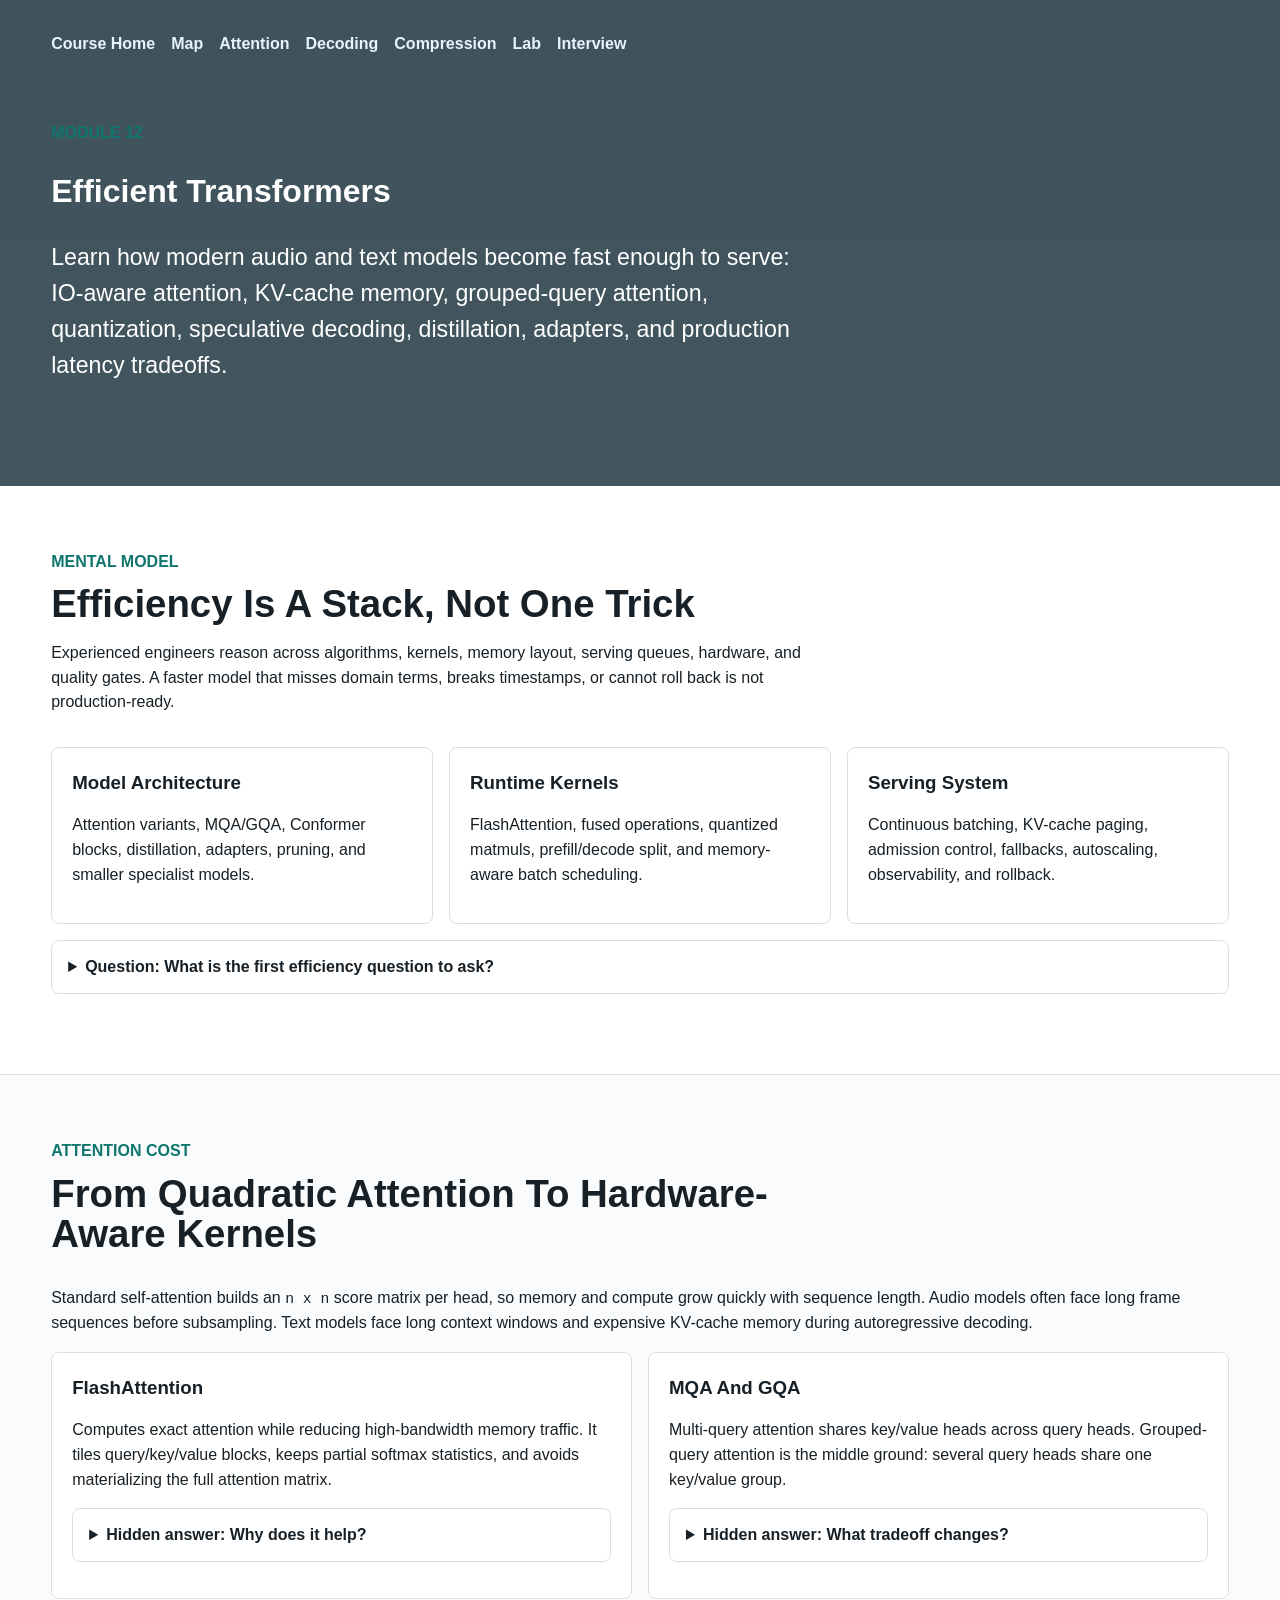
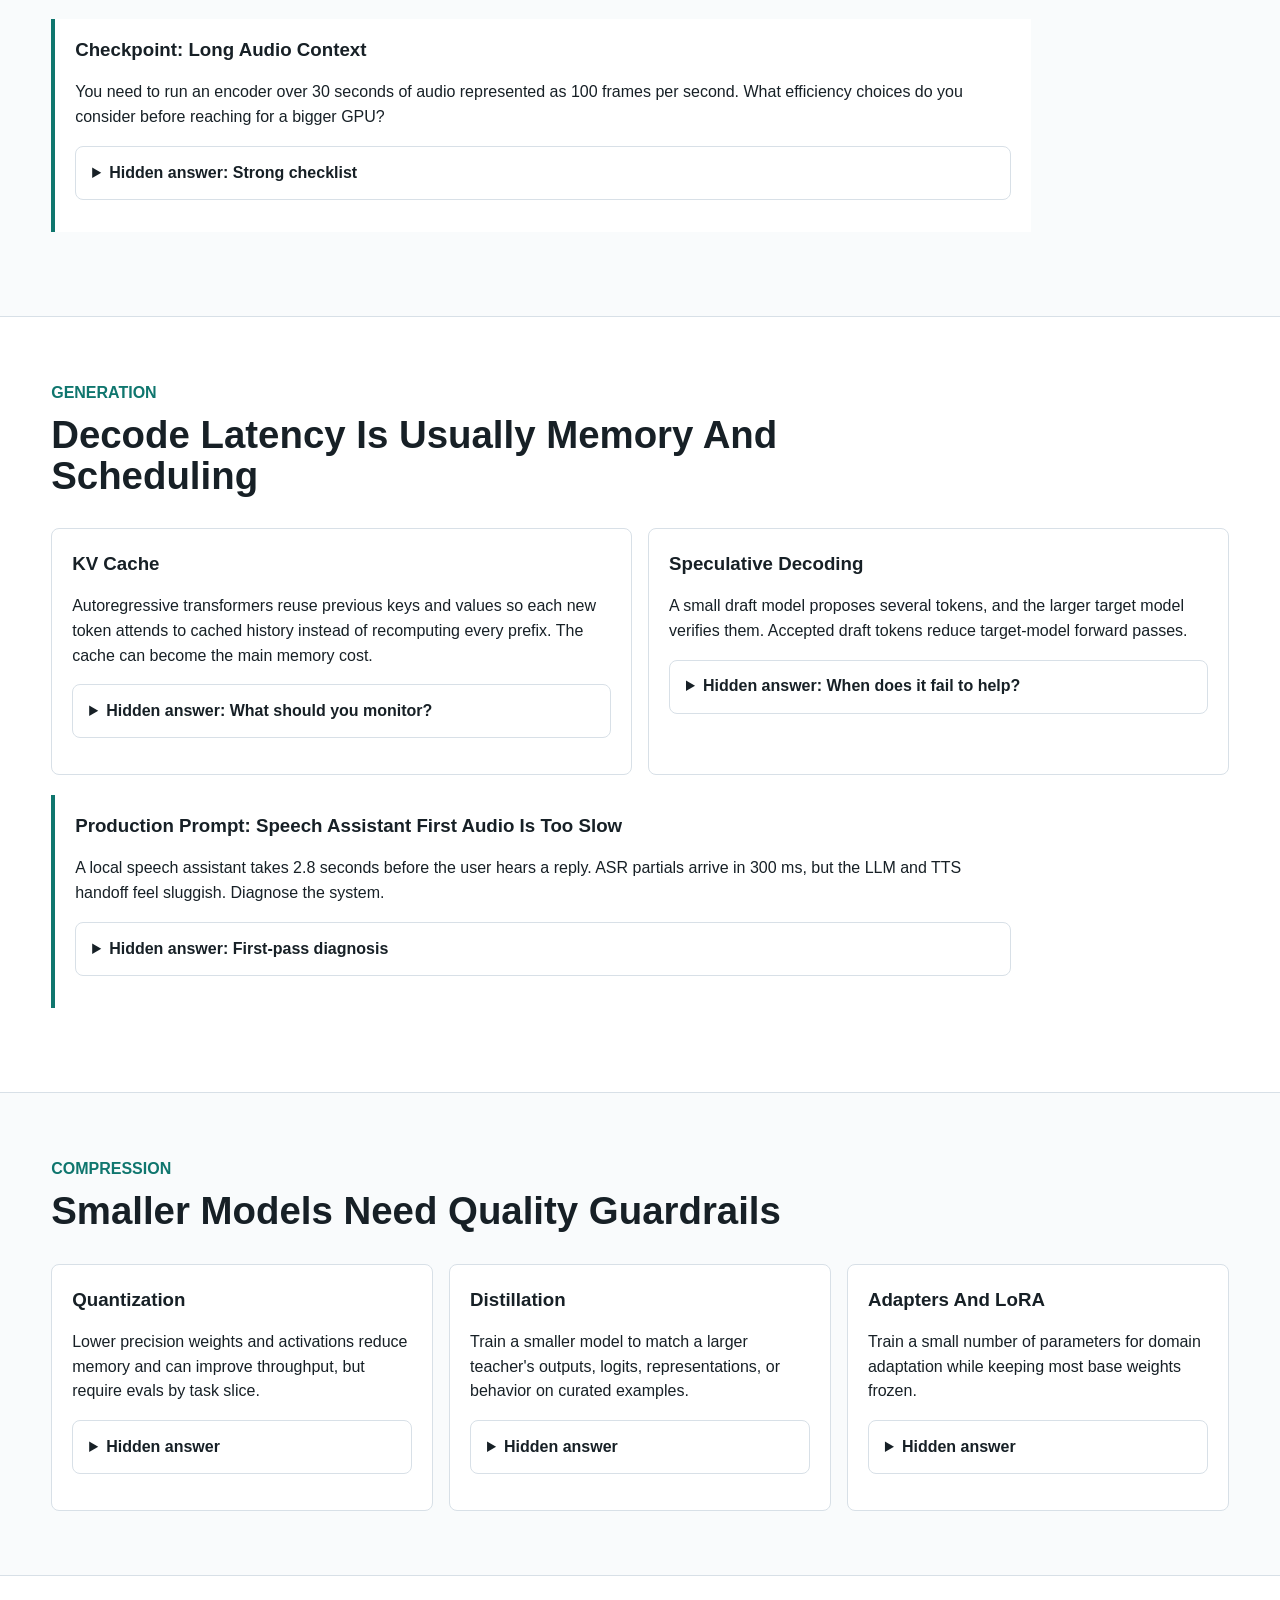
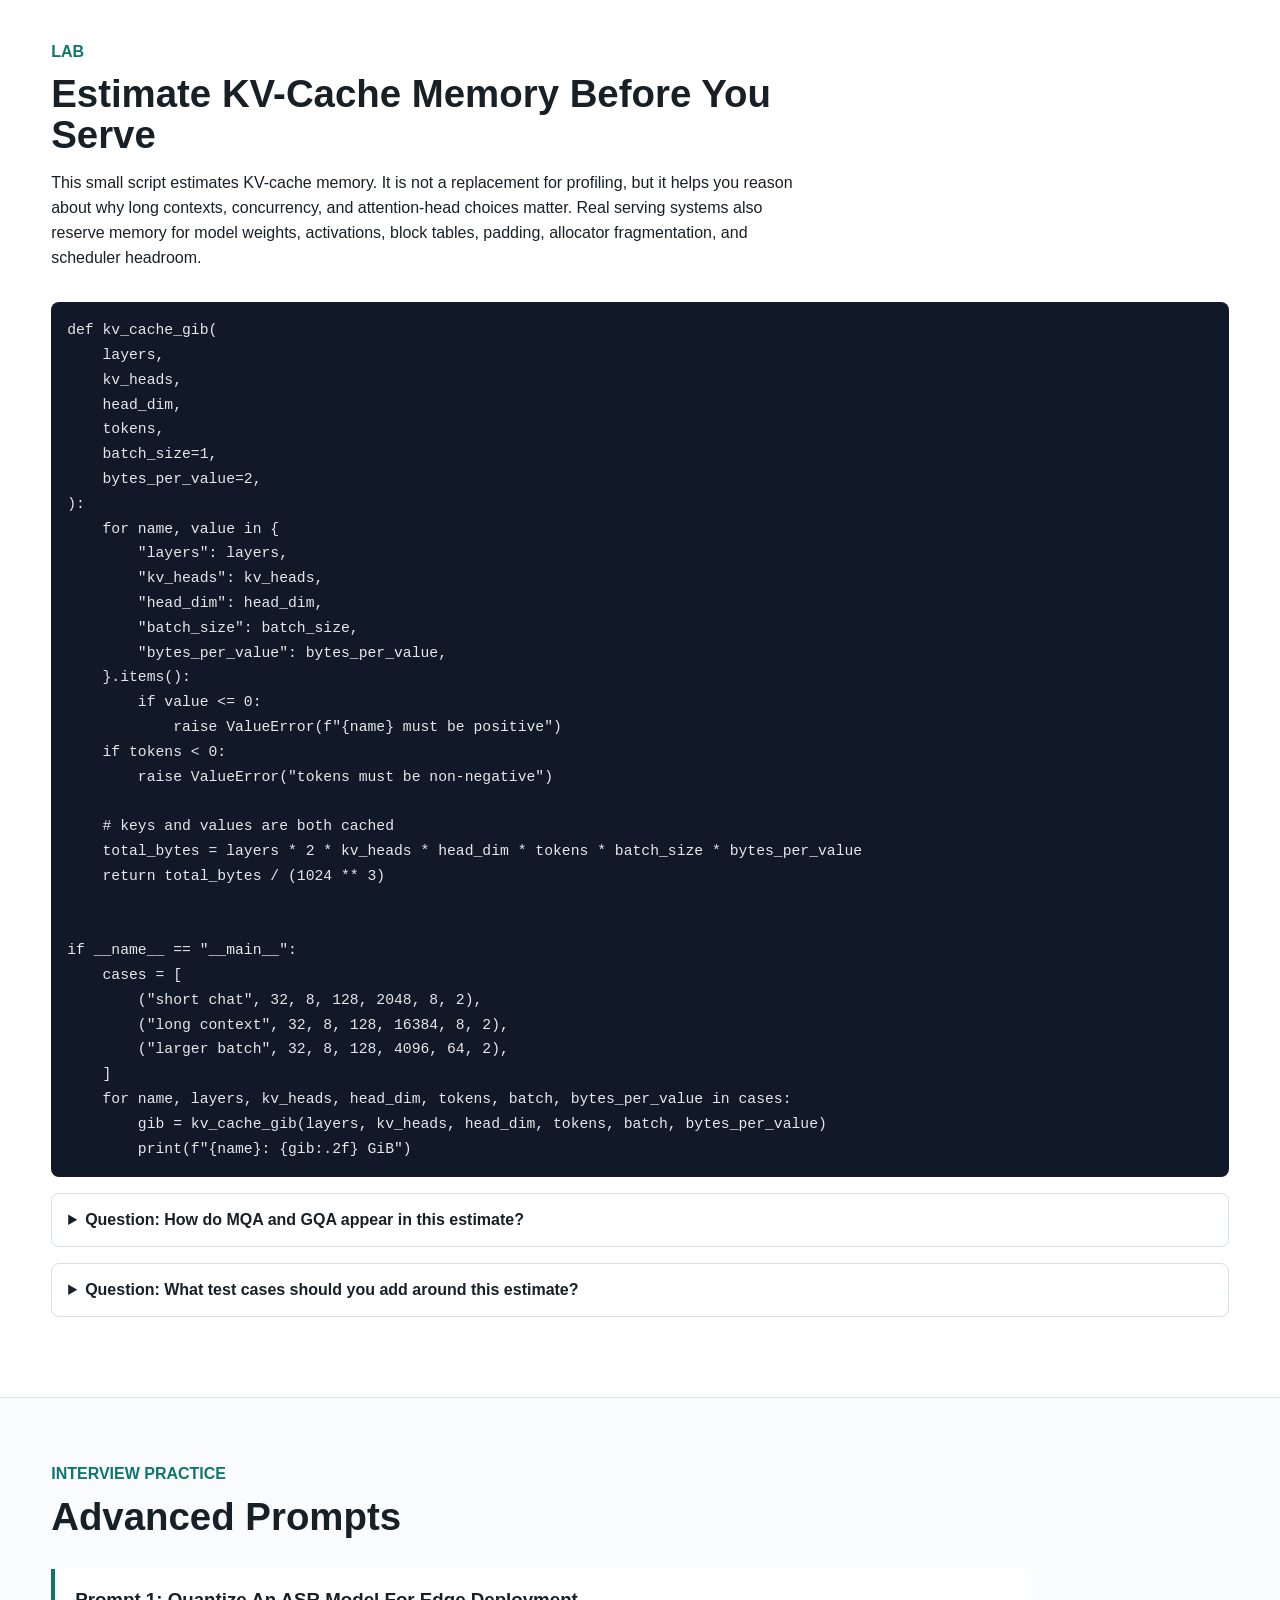
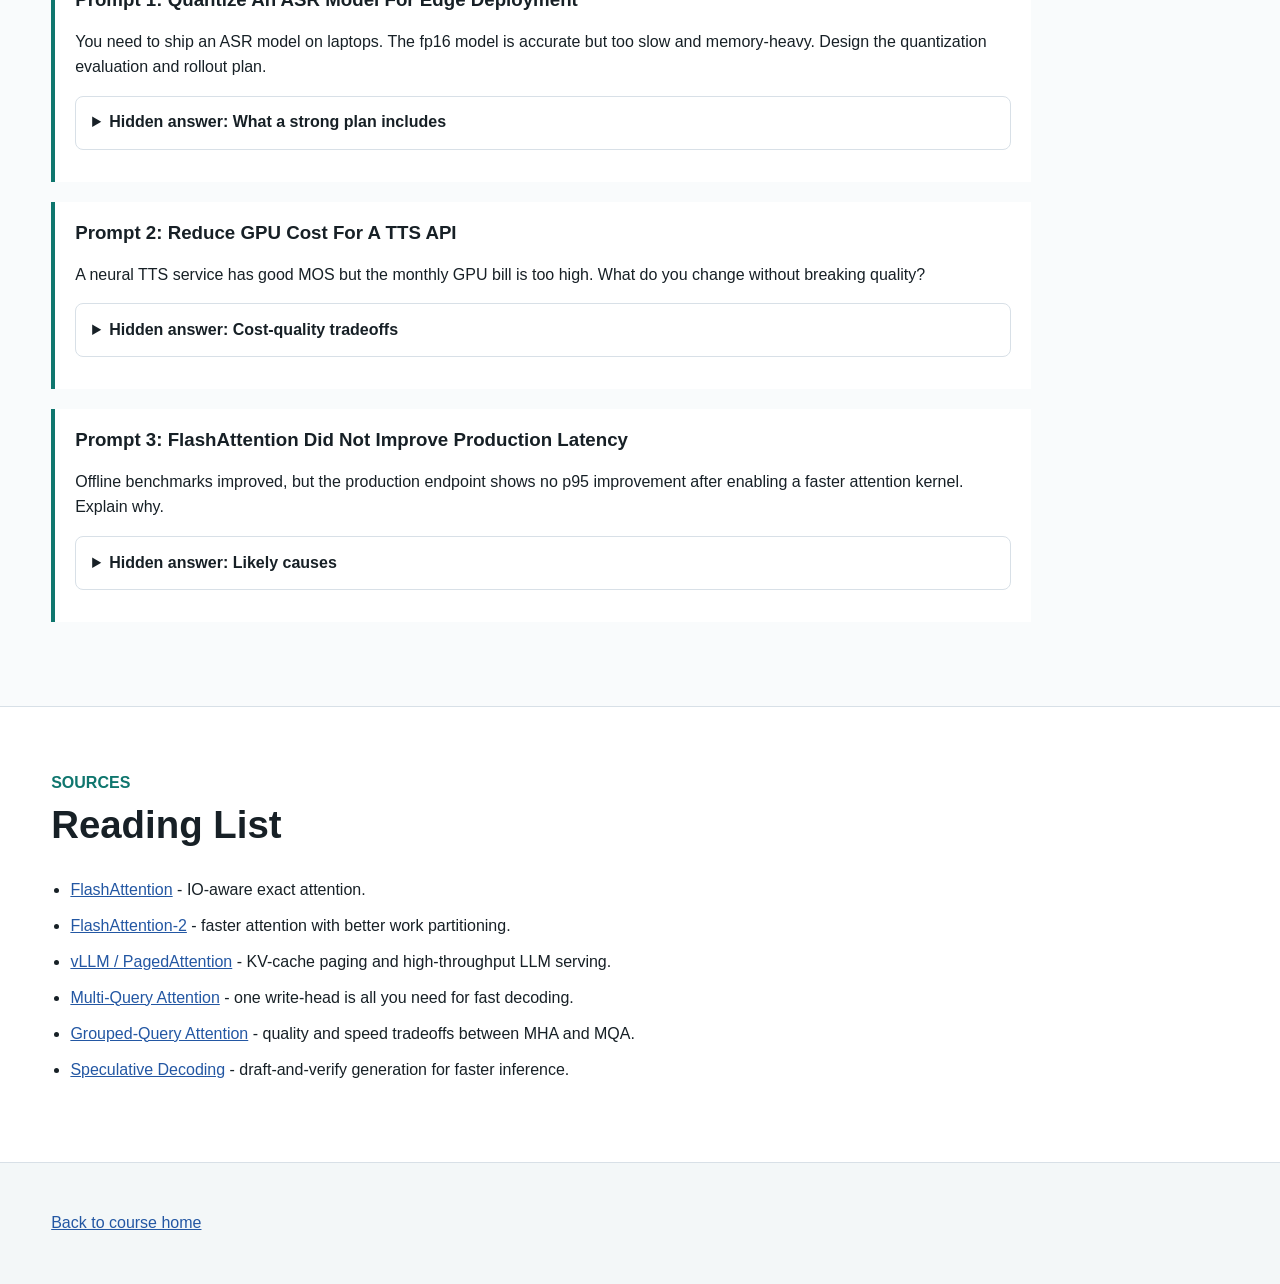
<file: lessons/efficient-transformers.html>
<!doctype html>
<html lang="en">
<head>
  <meta charset="utf-8">
  <meta name="viewport" content="width=device-width, initial-scale=1">
  <title>Efficient Transformers For Audio And Text</title>
  <link rel="stylesheet" href="../styles.css?v=20260616c">
</head>
<body>
  <header class="lesson-hero">
    <nav>
      <a href="../index.html">Course Home</a>
      <a href="#map">Map</a>
      <a href="#attention">Attention</a>
      <a href="#decoding">Decoding</a>
      <a href="#compression">Compression</a>
      <a href="#lab">Lab</a>
      <a href="#interview">Interview</a>
    </nav>
    <p class="eyebrow">Module 12</p>
    <h1>Efficient Transformers</h1>
    <p class="lede">
      Learn how modern audio and text models become fast enough to serve:
      IO-aware attention, KV-cache memory, grouped-query attention,
      quantization, speculative decoding, distillation, adapters, and
      production latency tradeoffs.
    </p>
  </header>

  <main>
    <section id="map" class="band">
      <div class="section-head">
        <p class="eyebrow">Mental Model</p>
        <h2>Efficiency Is A Stack, Not One Trick</h2>
        <p>
          Experienced engineers reason across algorithms, kernels, memory layout,
          serving queues, hardware, and quality gates. A faster model that
          misses domain terms, breaks timestamps, or cannot roll back is not
          production-ready.
        </p>
      </div>
      <div class="grid three">
        <article class="card">
          <h3>Model Architecture</h3>
          <p>Attention variants, MQA/GQA, Conformer blocks, distillation, adapters, pruning, and smaller specialist models.</p>
        </article>
        <article class="card">
          <h3>Runtime Kernels</h3>
          <p>FlashAttention, fused operations, quantized matmuls, prefill/decode split, and memory-aware batch scheduling.</p>
        </article>
        <article class="card">
          <h3>Serving System</h3>
          <p>Continuous batching, KV-cache paging, admission control, fallbacks, autoscaling, observability, and rollback.</p>
        </article>
      </div>
      <details class="qa">
        <summary>Question: What is the first efficiency question to ask?</summary>
        <p>
          Ask what dominates the user-visible SLO: prefill, decode, audio
          feature extraction, network, queueing, TTS first audio, or downstream
          calls. Optimize the measured bottleneck, not the component that is
          easiest to benchmark in isolation.
        </p>
      </details>
    </section>

    <section id="attention" class="band">
      <div class="section-head">
        <p class="eyebrow">Attention Cost</p>
        <h2>From Quadratic Attention To Hardware-Aware Kernels</h2>
      </div>
      <p>
        Standard self-attention builds an <code>n x n</code> score matrix per
        head, so memory and compute grow quickly with sequence length. Audio
        models often face long frame sequences before subsampling. Text models
        face long context windows and expensive KV-cache memory during
        autoregressive decoding.
      </p>
      <div class="grid two">
        <article class="card">
          <h3>FlashAttention</h3>
          <p>
            Computes exact attention while reducing high-bandwidth memory
            traffic. It tiles query/key/value blocks, keeps partial softmax
            statistics, and avoids materializing the full attention matrix.
          </p>
          <details class="qa">
            <summary>Hidden answer: Why does it help?</summary>
            <p>
              Attention is often memory-bandwidth bound. FlashAttention saves
              time by changing how data moves through memory, not by changing
              the mathematical result. A strong answer mentions exactness,
              tiling, SRAM/HBM traffic, sequence length, and kernel support.
            </p>
          </details>
        </article>
        <article class="card">
          <h3>MQA And GQA</h3>
          <p>
            Multi-query attention shares key/value heads across query heads.
            Grouped-query attention is the middle ground: several query heads
            share one key/value group.
          </p>
          <details class="qa">
            <summary>Hidden answer: What tradeoff changes?</summary>
            <p>
              MQA/GQA reduce KV-cache memory and memory bandwidth during
              decoding. Quality can drop if sharing is too aggressive,
              especially for tasks that need fine-grained conditioning. They
              are most helpful when decode latency and cache size dominate.
            </p>
          </details>
        </article>
      </div>
      <article class="prompt">
        <h3>Checkpoint: Long Audio Context</h3>
        <p>
          You need to run an encoder over 30 seconds of audio represented as
          100 frames per second. What efficiency choices do you consider before
          reaching for a bigger GPU?
        </p>
        <details class="qa">
          <summary>Hidden answer: Strong checklist</summary>
          <p>
            Check frame rate, windowing, subsampling, streaming chunks,
            convolutional front-end, local attention, FlashAttention support,
            mixed precision, batch shape padding, and whether the model can
            emit partial states. Also ask whether the product needs all 30
            seconds at once or can process incrementally with stable boundaries.
          </p>
        </details>
      </article>
    </section>

    <section id="decoding" class="band">
      <div class="section-head">
        <p class="eyebrow">Generation</p>
        <h2>Decode Latency Is Usually Memory And Scheduling</h2>
      </div>
      <div class="grid two">
        <article class="card">
          <h3>KV Cache</h3>
          <p>
            Autoregressive transformers reuse previous keys and values so each
            new token attends to cached history instead of recomputing every
            prefix. The cache can become the main memory cost.
          </p>
          <details class="qa">
            <summary>Hidden answer: What should you monitor?</summary>
            <p>
              Track prompt length, generated tokens, active sequences, cache
              bytes per request, eviction behavior, GPU memory fragmentation,
              batch size, time to first token, tokens per second, and p95/p99
              latency by route and model version.
            </p>
          </details>
        </article>
        <article class="card">
          <h3>Speculative Decoding</h3>
          <p>
            A small draft model proposes several tokens, and the larger target
            model verifies them. Accepted draft tokens reduce target-model
            forward passes.
          </p>
          <details class="qa">
            <summary>Hidden answer: When does it fail to help?</summary>
            <p>
              It helps when the draft model is cheap and has a high acceptance
              rate. It may disappoint when the draft model is too inaccurate,
              verification overhead is high, batches are already saturated, or
              the task distribution differs from the draft model's strengths.
            </p>
          </details>
        </article>
      </div>
      <article class="prompt">
        <h3>Production Prompt: Speech Assistant First Audio Is Too Slow</h3>
        <p>
          A local speech assistant takes 2.8 seconds before the user hears a
          reply. ASR partials arrive in 300 ms, but the LLM and TTS handoff feel
          sluggish. Diagnose the system.
        </p>
        <details class="qa">
          <summary>Hidden answer: First-pass diagnosis</summary>
          <p>
            Split latency into endpointing, transcript stabilization, prompt
            assembly, LLM prefill, time to first token, token rate, TTS
            chunking, vocoder first audio, playback buffer, and UI/event-loop
            delay. Mitigations include earlier turn prediction, streaming
            partial prompts, shorter context, prompt caching, smaller or
            quantized model, speculative decoding, streaming TTS, response
            templates for common intents, and a rollback if a recent model
            change moved p99 beyond the SLO.
          </p>
        </details>
      </article>
    </section>

    <section id="compression" class="band">
      <div class="section-head">
        <p class="eyebrow">Compression</p>
        <h2>Smaller Models Need Quality Guardrails</h2>
      </div>
      <div class="grid three">
        <article class="card">
          <h3>Quantization</h3>
          <p>Lower precision weights and activations reduce memory and can improve throughput, but require evals by task slice.</p>
          <details class="qa">
            <summary>Hidden answer</summary>
            <p>
              Measure WER, entity error rate, punctuation, timestamp quality,
              toxicity/safety if relevant, p50/p95/p99 latency, memory, and
              cost. Quantization errors often show up unevenly across accents,
              noisy audio, rare words, and long contexts.
            </p>
          </details>
        </article>
        <article class="card">
          <h3>Distillation</h3>
          <p>Train a smaller model to match a larger teacher's outputs, logits, representations, or behavior on curated examples.</p>
          <details class="qa">
            <summary>Hidden answer</summary>
            <p>
              Distillation is useful when serving cost matters and the target
              domain is narrower than the teacher's full capability. Watch for
              inherited teacher mistakes, reduced uncertainty, and poor
              behavior outside the distilled distribution.
            </p>
          </details>
        </article>
        <article class="card">
          <h3>Adapters And LoRA</h3>
          <p>Train a small number of parameters for domain adaptation while keeping most base weights frozen.</p>
          <details class="qa">
            <summary>Hidden answer</summary>
            <p>
              Adapters can be easier to store, swap, and roll back than full
              fine-tunes. In production, treat adapter identity as part of the
              model version and test interactions with quantization and cache
              layout.
            </p>
          </details>
        </article>
      </div>
    </section>

    <section id="lab" class="band">
      <div class="section-head">
        <p class="eyebrow">Lab</p>
        <h2>Estimate KV-Cache Memory Before You Serve</h2>
        <p>
          This small script estimates KV-cache memory. It is not a replacement
          for profiling, but it helps you reason about why long contexts,
          concurrency, and attention-head choices matter. Real serving systems
          also reserve memory for model weights, activations, block tables,
          padding, allocator fragmentation, and scheduler headroom.
        </p>
      </div>
      <pre><code class="language-python">def kv_cache_gib(
    layers,
    kv_heads,
    head_dim,
    tokens,
    batch_size=1,
    bytes_per_value=2,
):
    for name, value in {
        "layers": layers,
        "kv_heads": kv_heads,
        "head_dim": head_dim,
        "batch_size": batch_size,
        "bytes_per_value": bytes_per_value,
    }.items():
        if value &lt;= 0:
            raise ValueError(f"{name} must be positive")
    if tokens &lt; 0:
        raise ValueError("tokens must be non-negative")

    # keys and values are both cached
    total_bytes = layers * 2 * kv_heads * head_dim * tokens * batch_size * bytes_per_value
    return total_bytes / (1024 ** 3)


if __name__ == "__main__":
    cases = [
        ("short chat", 32, 8, 128, 2048, 8, 2),
        ("long context", 32, 8, 128, 16384, 8, 2),
        ("larger batch", 32, 8, 128, 4096, 64, 2),
    ]
    for name, layers, kv_heads, head_dim, tokens, batch, bytes_per_value in cases:
        gib = kv_cache_gib(layers, kv_heads, head_dim, tokens, batch, bytes_per_value)
        print(f"{name}: {gib:.2f} GiB")</code></pre>
      <details class="qa">
        <summary>Question: How do MQA and GQA appear in this estimate?</summary>
        <p>
          They reduce <code>kv_heads</code>. If a model has many query heads but
          only a few key/value heads, the cache is smaller than full
          multi-head attention. This directly affects concurrency and whether
          long-context serving fits on the target hardware.
        </p>
      </details>
      <details class="qa">
        <summary>Question: What test cases should you add around this estimate?</summary>
        <p>
          Test zero tokens, batch size one, large batch, fp16 or bf16 cache
          assumptions, lower-precision KV-cache storage only if the serving
          stack actually uses it, MHA versus GQA head counts, and an expected
          hand-computed case. Also test that bad inputs such as negative tokens
          are rejected if this becomes a real utility.
        </p>
      </details>
    </section>

    <section id="interview" class="band">
      <div class="section-head">
        <p class="eyebrow">Interview Practice</p>
        <h2>Advanced Prompts</h2>
      </div>
      <article class="prompt">
        <h3>Prompt 1: Quantize An ASR Model For Edge Deployment</h3>
        <p>
          You need to ship an ASR model on laptops. The fp16 model is accurate
          but too slow and memory-heavy. Design the quantization evaluation and
          rollout plan.
        </p>
        <details class="qa">
          <summary>Hidden answer: What a strong plan includes</summary>
          <p>
            Define target hardware, latency, memory, battery, and accuracy
            requirements. Compare int8/int4 weight-only or activation-aware
            options. Evaluate WER/CER, entity error rate, timestamp accuracy,
            noisy speech, accents, long utterances, and silence/VAD behavior.
            Roll out behind a flag, keep fp16 fallback, collect privacy-safe
            aggregate metrics, and include rollback thresholds.
          </p>
        </details>
      </article>
      <article class="prompt">
        <h3>Prompt 2: Reduce GPU Cost For A TTS API</h3>
        <p>
          A neural TTS service has good MOS but the monthly GPU bill is too
          high. What do you change without breaking quality?
        </p>
        <details class="qa">
          <summary>Hidden answer: Cost-quality tradeoffs</summary>
          <p>
            Profile text normalization, acoustic model, vocoder, batching, and
            request mix. Consider caching repeated prompts, streaming first
            audio, smaller vocoder, distillation, quantization, CPU fallback for
            short/simple voices, autoscaling, and route-specific models. Keep
            MOS/intelligibility/speaker similarity tests, latency SLOs, and
            regression gates by voice and language.
          </p>
        </details>
      </article>
      <article class="prompt">
        <h3>Prompt 3: FlashAttention Did Not Improve Production Latency</h3>
        <p>
          Offline benchmarks improved, but the production endpoint shows no p95
          improvement after enabling a faster attention kernel. Explain why.
        </p>
        <details class="qa">
          <summary>Hidden answer: Likely causes</summary>
          <p>
            The bottleneck may be queueing, pre/post-processing, network,
            decoding memory bandwidth, small sequence lengths, padding waste,
            batch scheduler behavior, CPU audio features, or downstream TTS.
            Verify that the kernel is actually active for the deployed shapes
            and dtype. Compare traces before and after, not only isolated model
            benchmarks.
          </p>
        </details>
      </article>
    </section>

    <section class="band">
      <div class="section-head">
        <p class="eyebrow">Sources</p>
        <h2>Reading List</h2>
      </div>
      <ul class="resources">
        <li><a href="https://arxiv.org/abs/2205.14135">FlashAttention</a> - IO-aware exact attention.</li>
        <li><a href="https://arxiv.org/abs/2307.08691">FlashAttention-2</a> - faster attention with better work partitioning.</li>
        <li><a href="https://arxiv.org/abs/2309.06180">vLLM / PagedAttention</a> - KV-cache paging and high-throughput LLM serving.</li>
        <li><a href="https://arxiv.org/abs/1911.02150">Multi-Query Attention</a> - one write-head is all you need for fast decoding.</li>
        <li><a href="https://arxiv.org/abs/2305.13245">Grouped-Query Attention</a> - quality and speed tradeoffs between MHA and MQA.</li>
        <li><a href="https://arxiv.org/abs/2211.17192">Speculative Decoding</a> - draft-and-verify generation for faster inference.</li>
      </ul>
    </section>
  </main>

  <footer>
    <p><a href="../index.html">Back to course home</a></p>
  </footer>
</body>
</html>
</file>
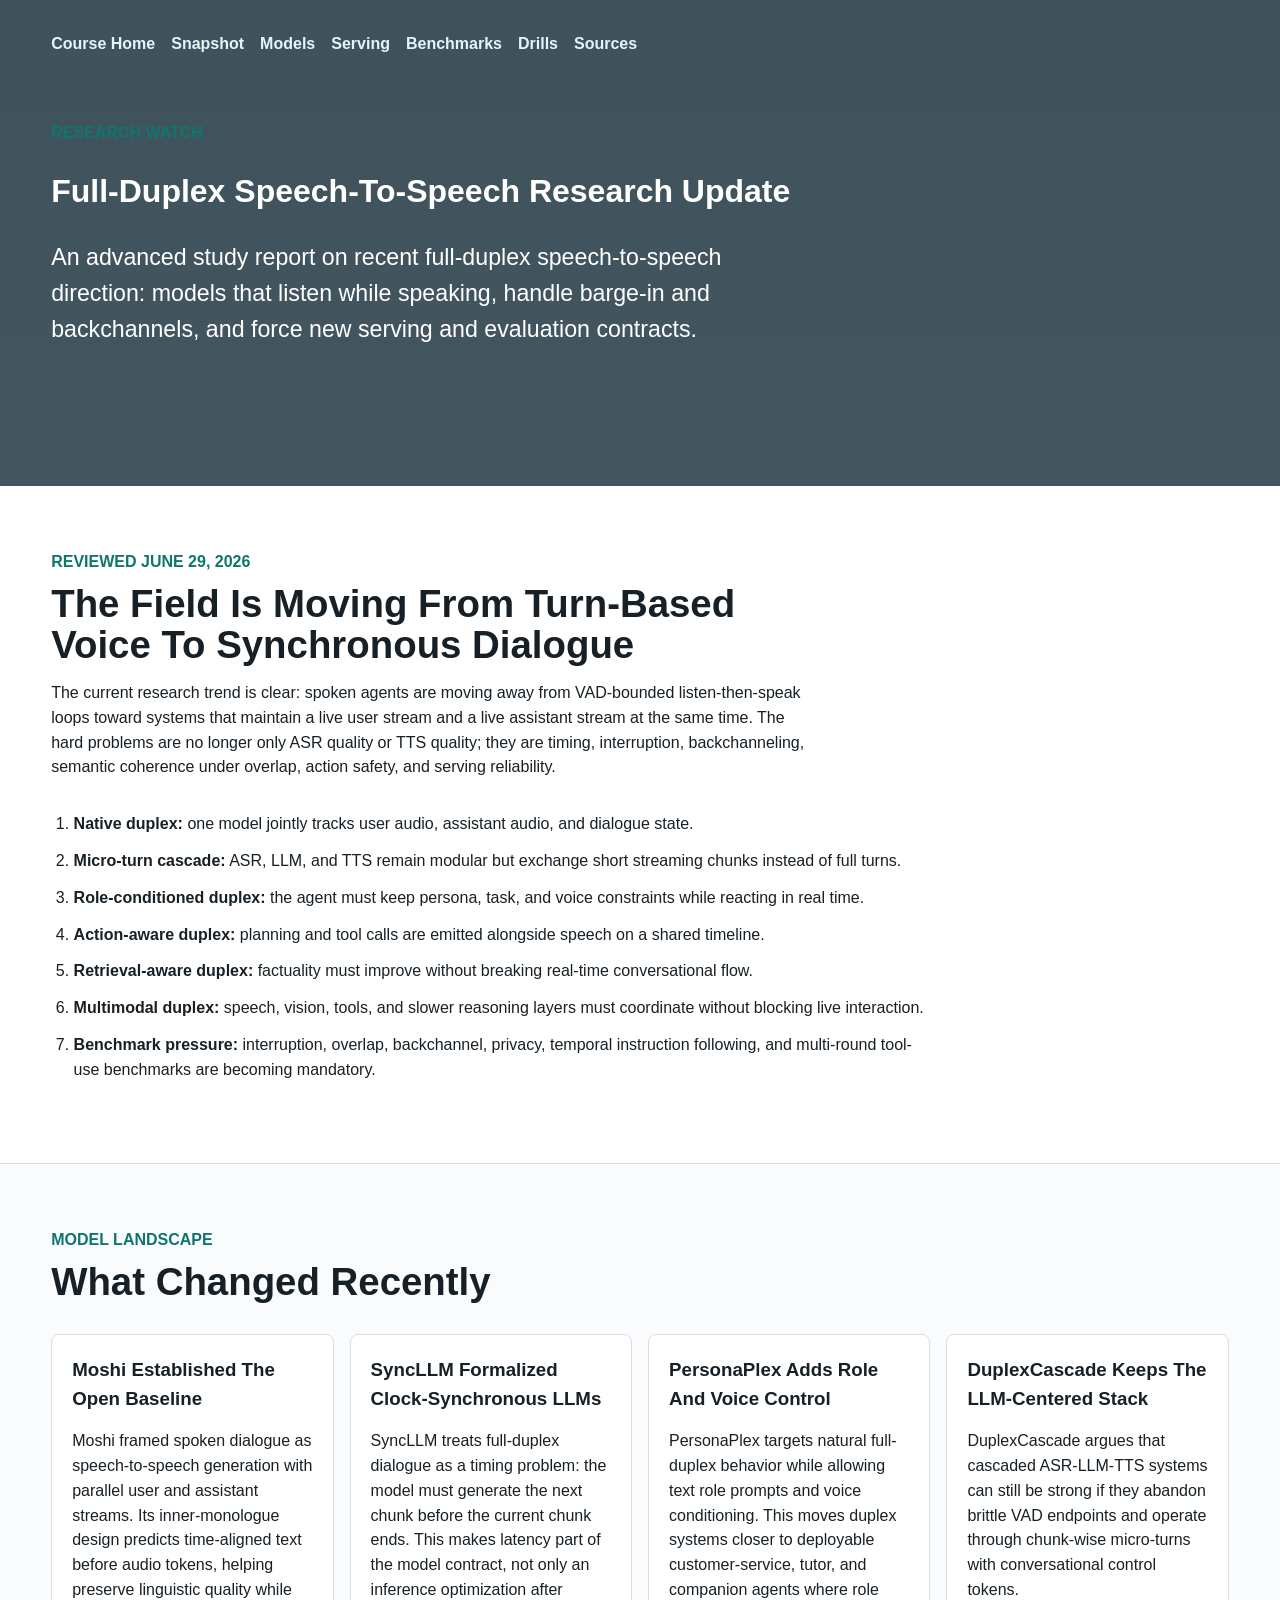
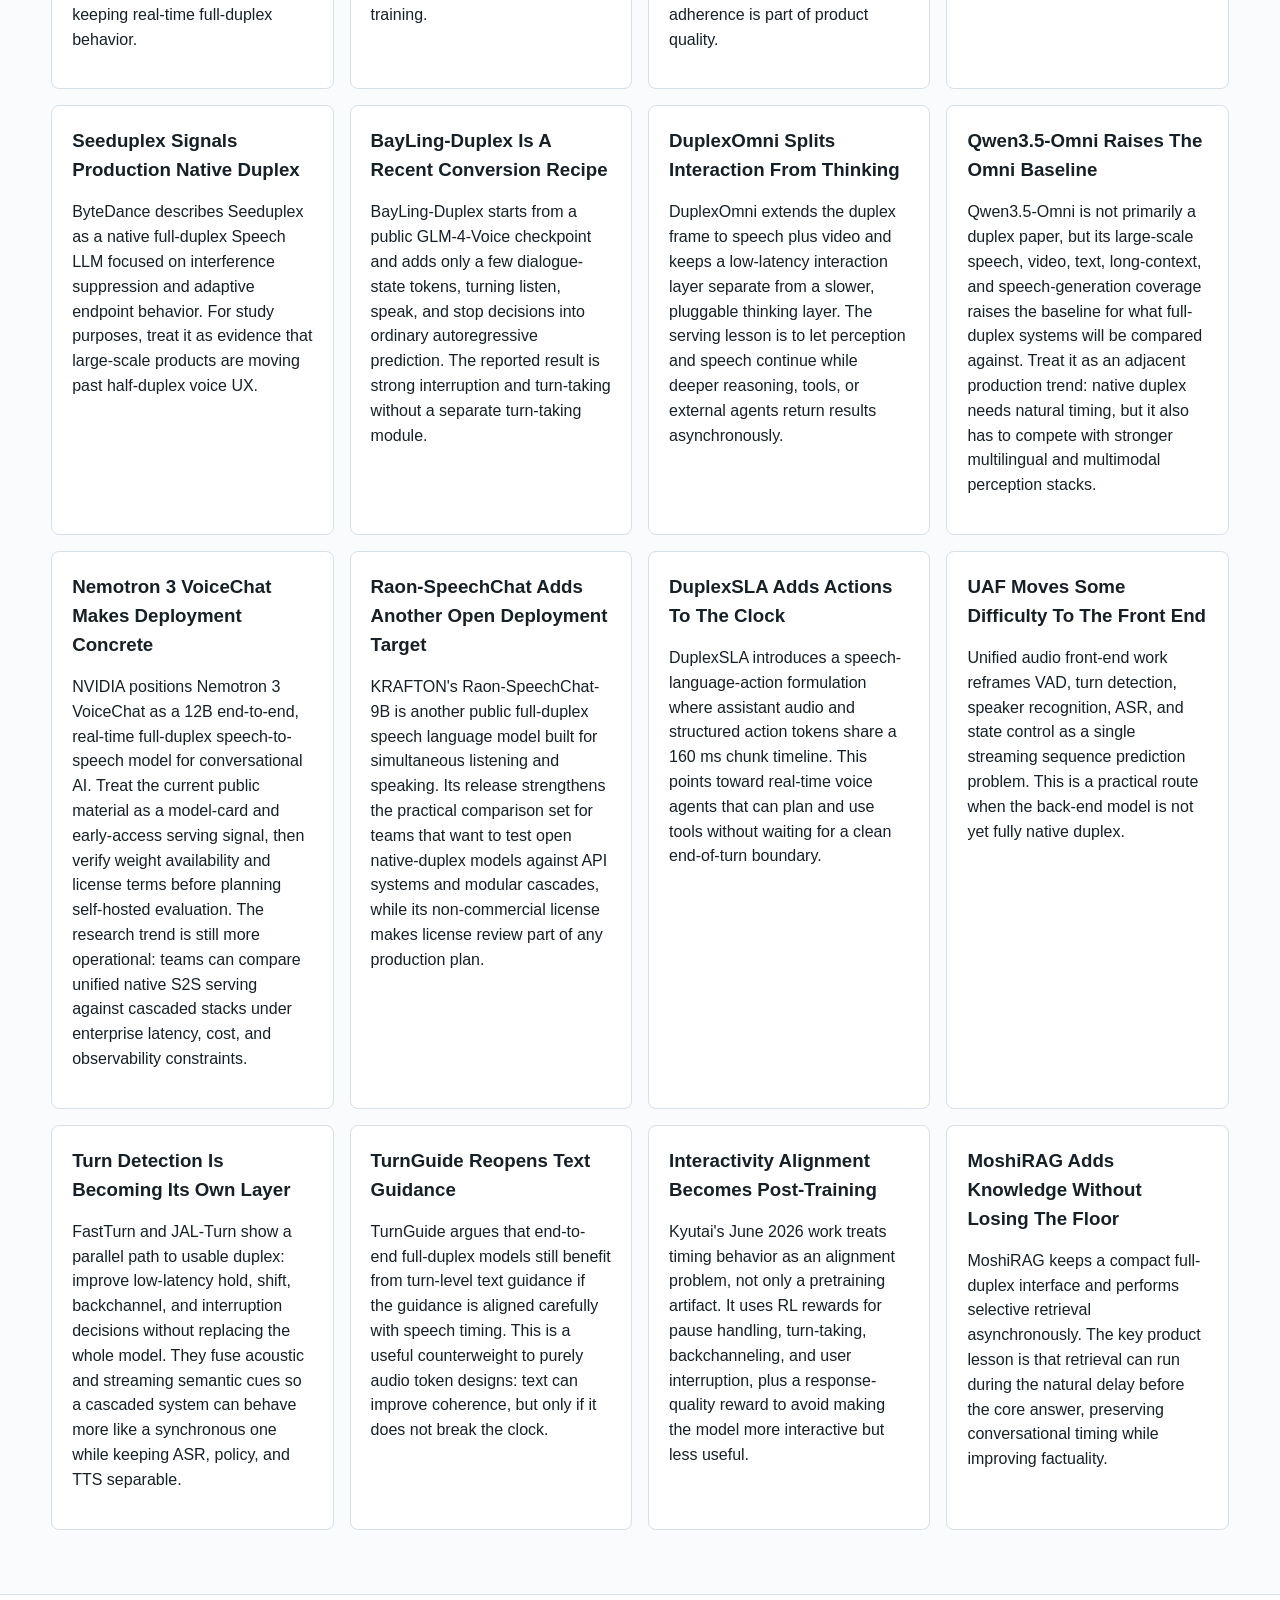
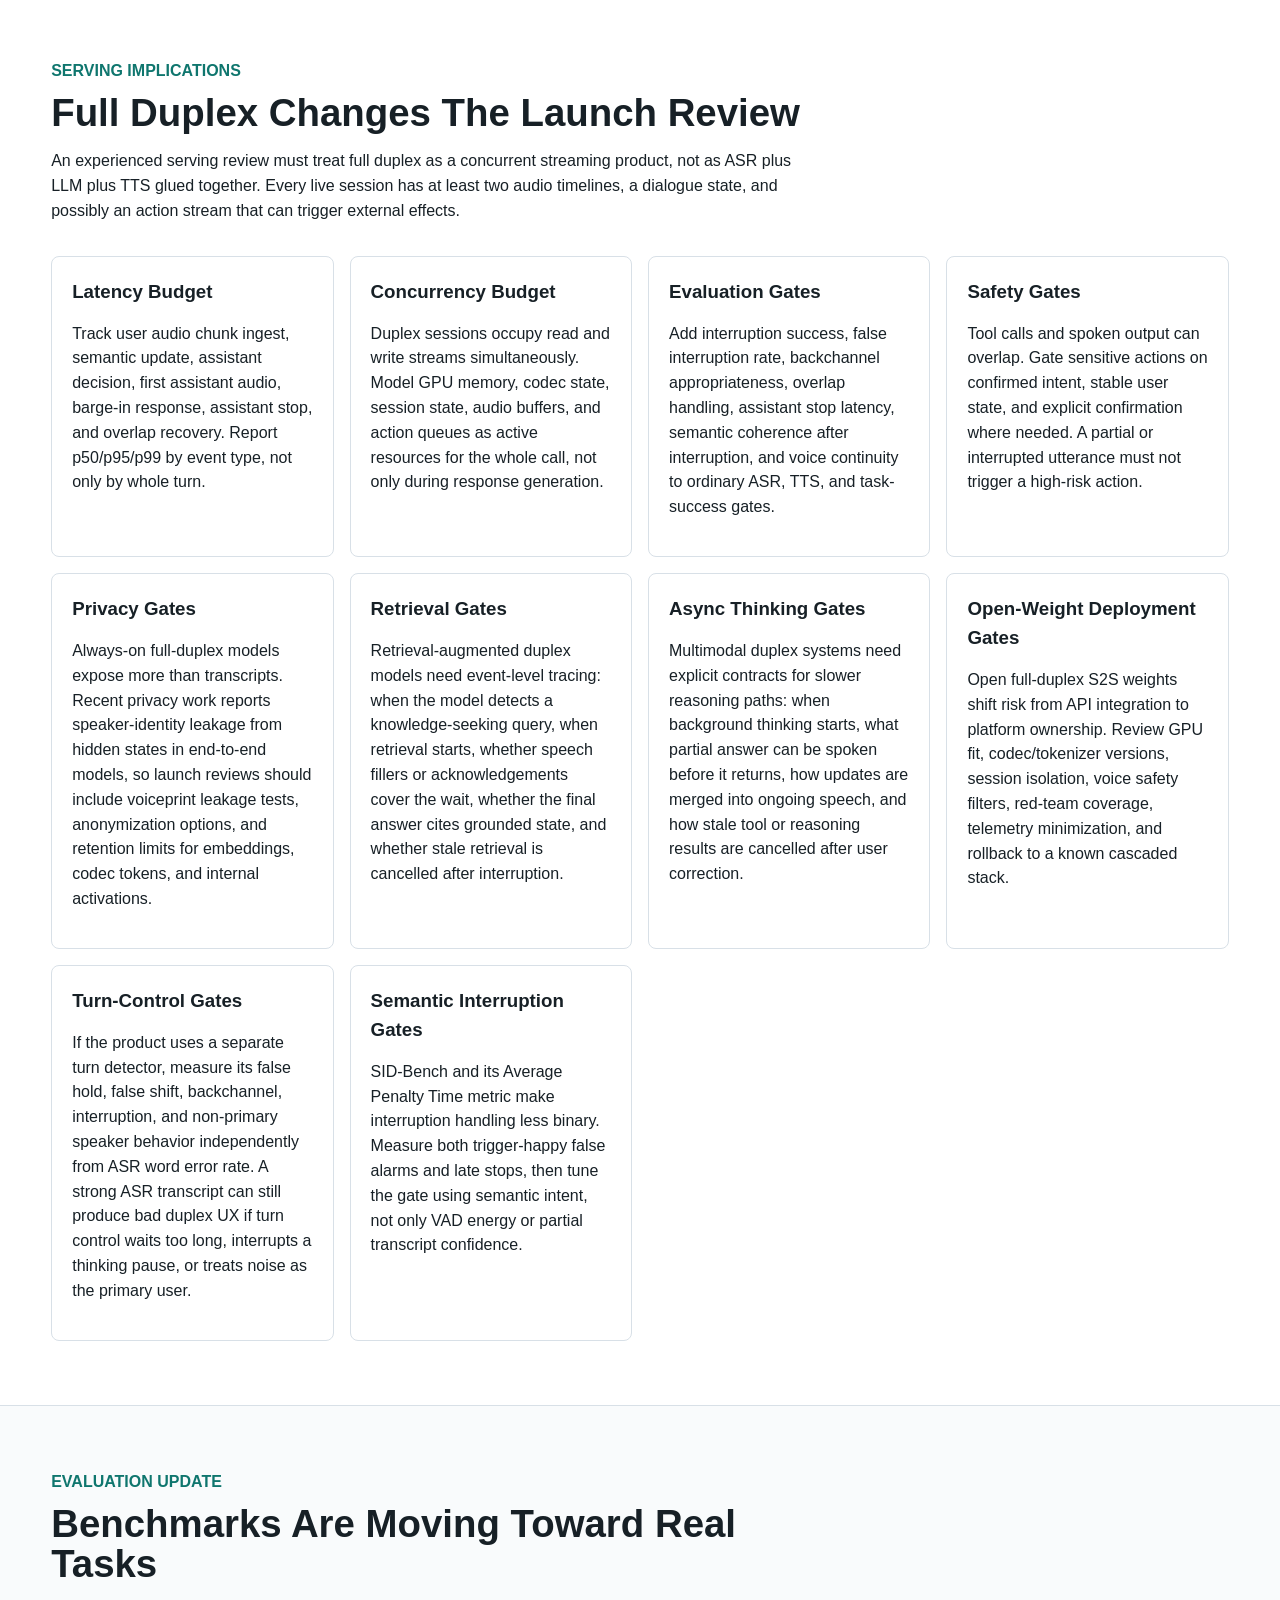
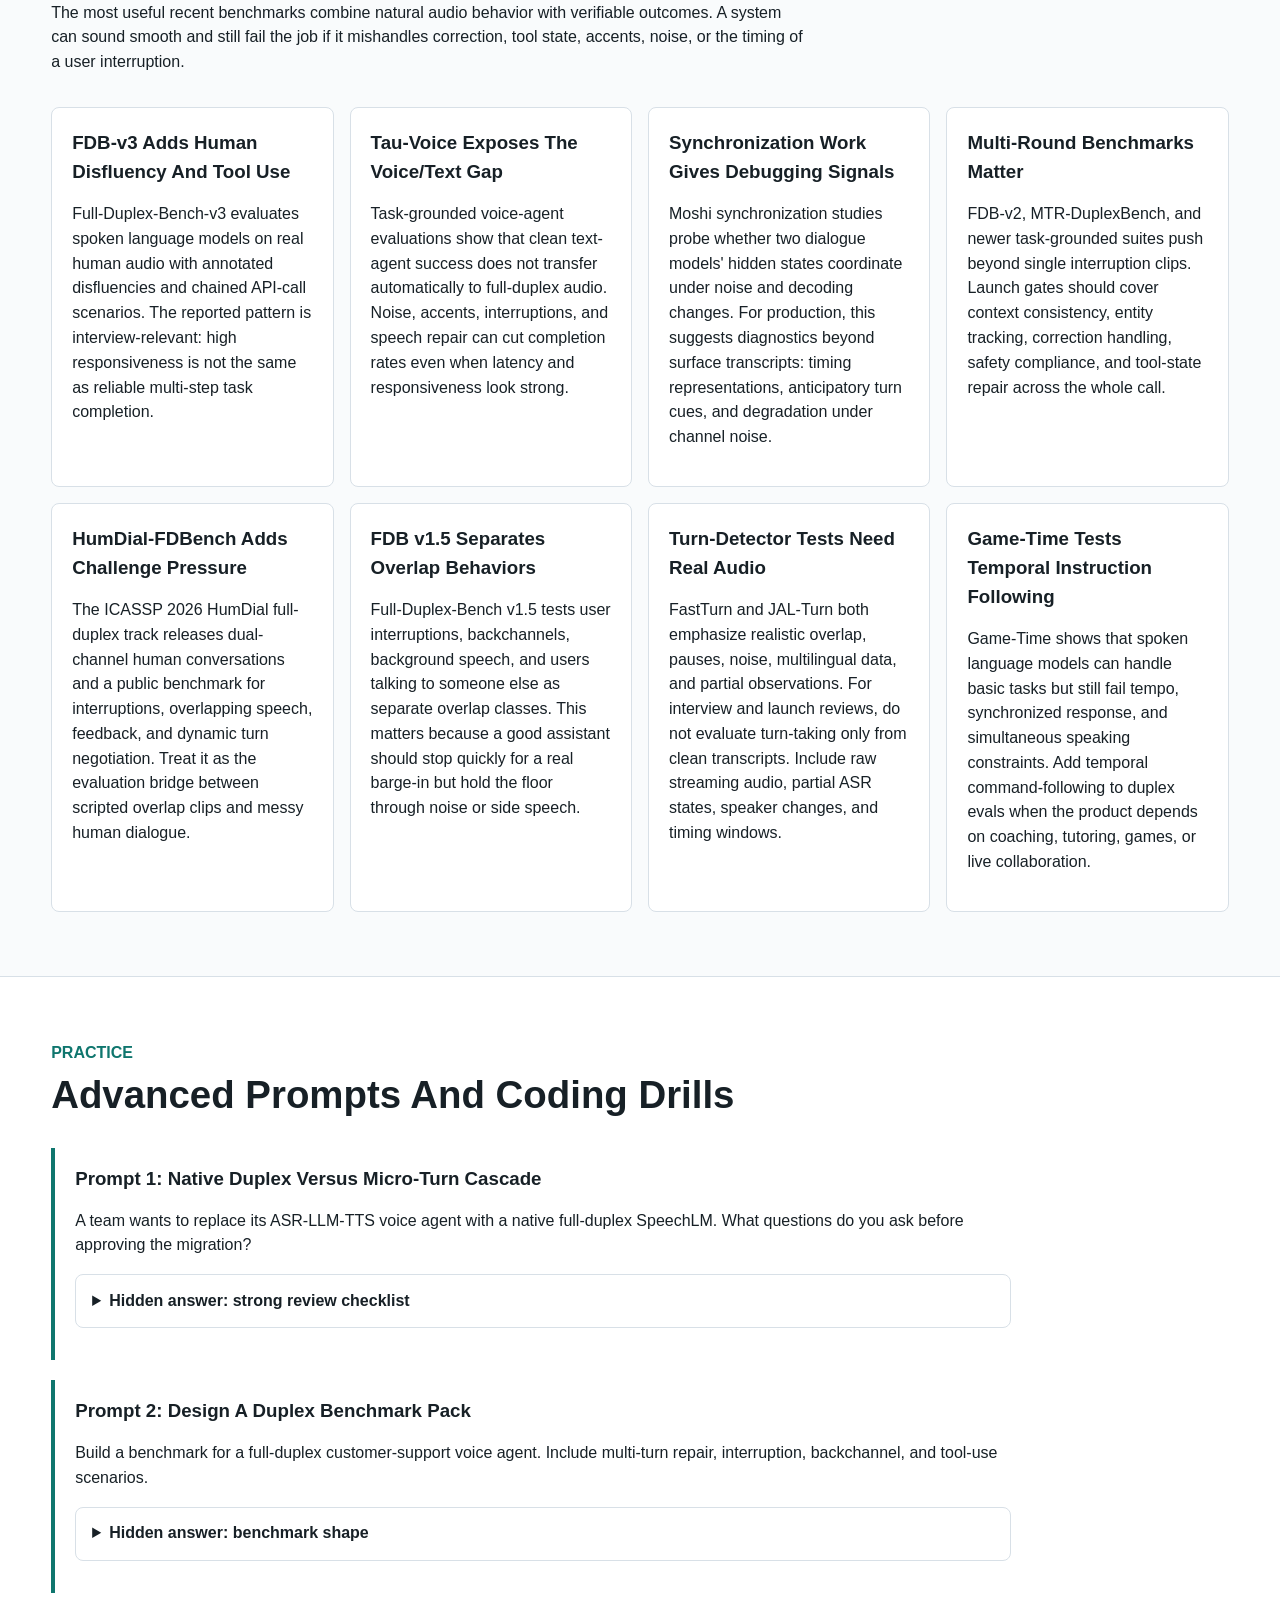
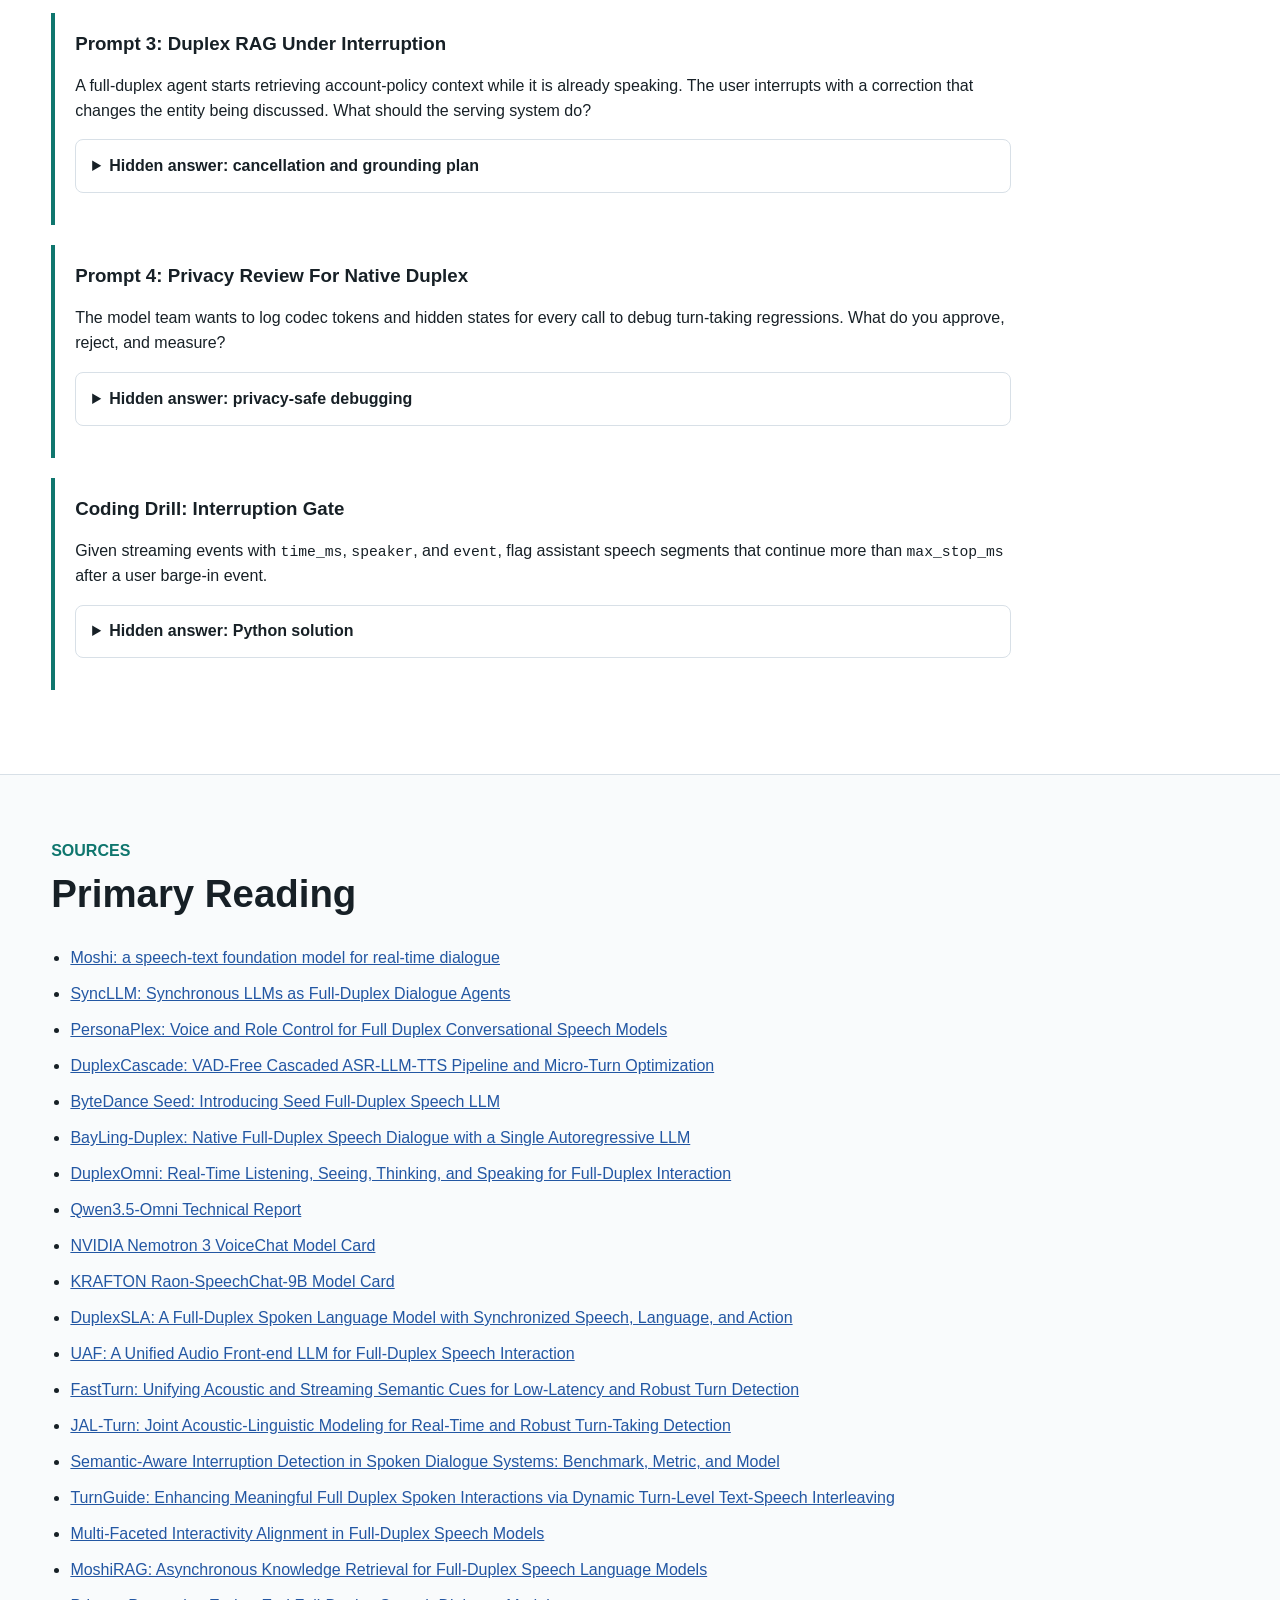
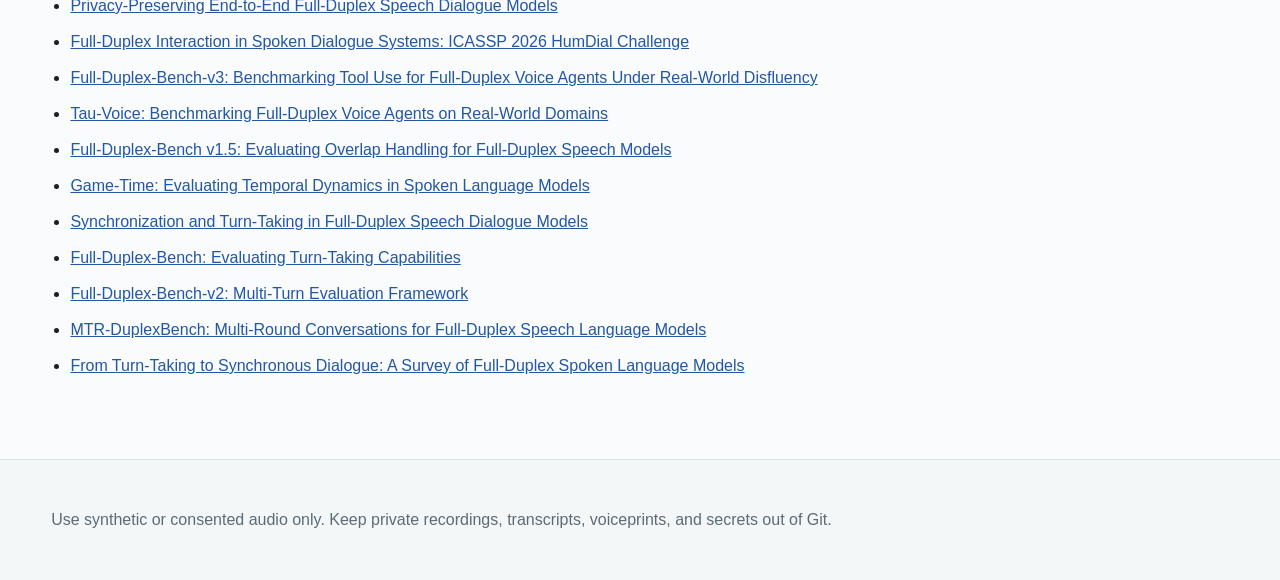
<file: lessons/full-duplex-speech-to-speech-research-update.html>
<!doctype html>
<html lang="en">
<head>
  <meta charset="utf-8">
  <meta name="viewport" content="width=device-width, initial-scale=1">
  <title>Full-Duplex Speech-To-Speech Research Update</title>
  <link rel="stylesheet" href="../styles.css?v=20260616c">
</head>
<body>
  <header class="lesson-hero">
    <nav>
      <a href="../index.html">Course Home</a>
      <a href="#snapshot">Snapshot</a>
      <a href="#models">Models</a>
      <a href="#serving">Serving</a>
      <a href="#benchmarks">Benchmarks</a>
      <a href="#drills">Drills</a>
      <a href="#sources">Sources</a>
    </nav>
    <p class="eyebrow">Research Watch</p>
    <h1>Full-Duplex Speech-To-Speech Research Update</h1>
    <p class="lede">
      An advanced study report on recent full-duplex speech-to-speech
      direction: models that listen while speaking, handle barge-in and
      backchannels, and force new serving and evaluation contracts.
    </p>
  </header>

  <main>
    <section id="snapshot" class="band">
      <div class="section-head">
        <p class="eyebrow">Reviewed June 29, 2026</p>
        <h2>The Field Is Moving From Turn-Based Voice To Synchronous Dialogue</h2>
        <p>
          The current research trend is clear: spoken agents are moving away
          from VAD-bounded listen-then-speak loops toward systems that maintain
          a live user stream and a live assistant stream at the same time.
          The hard problems are no longer only ASR quality or TTS quality; they
          are timing, interruption, backchanneling, semantic coherence under
          overlap, action safety, and serving reliability.
        </p>
      </div>
      <ol class="steps">
        <li><strong>Native duplex:</strong> one model jointly tracks user audio, assistant audio, and dialogue state.</li>
        <li><strong>Micro-turn cascade:</strong> ASR, LLM, and TTS remain modular but exchange short streaming chunks instead of full turns.</li>
        <li><strong>Role-conditioned duplex:</strong> the agent must keep persona, task, and voice constraints while reacting in real time.</li>
        <li><strong>Action-aware duplex:</strong> planning and tool calls are emitted alongside speech on a shared timeline.</li>
        <li><strong>Retrieval-aware duplex:</strong> factuality must improve without breaking real-time conversational flow.</li>
        <li><strong>Multimodal duplex:</strong> speech, vision, tools, and slower reasoning layers must coordinate without blocking live interaction.</li>
        <li><strong>Benchmark pressure:</strong> interruption, overlap, backchannel, privacy, temporal instruction following, and multi-round tool-use benchmarks are becoming mandatory.</li>
      </ol>
    </section>

    <section id="models" class="band">
      <div class="section-head">
        <p class="eyebrow">Model Landscape</p>
        <h2>What Changed Recently</h2>
      </div>

      <div class="grid two">
        <article class="card">
          <h3>Moshi Established The Open Baseline</h3>
          <p>
            Moshi framed spoken dialogue as speech-to-speech generation with
            parallel user and assistant streams. Its inner-monologue design
            predicts time-aligned text before audio tokens, helping preserve
            linguistic quality while keeping real-time full-duplex behavior.
          </p>
        </article>
        <article class="card">
          <h3>SyncLLM Formalized Clock-Synchronous LLMs</h3>
          <p>
            SyncLLM treats full-duplex dialogue as a timing problem: the model
            must generate the next chunk before the current chunk ends. This
            makes latency part of the model contract, not only an inference
            optimization after training.
          </p>
        </article>
        <article class="card">
          <h3>PersonaPlex Adds Role And Voice Control</h3>
          <p>
            PersonaPlex targets natural full-duplex behavior while allowing
            text role prompts and voice conditioning. This moves duplex systems
            closer to deployable customer-service, tutor, and companion agents
            where role adherence is part of product quality.
          </p>
        </article>
        <article class="card">
          <h3>DuplexCascade Keeps The LLM-Centered Stack</h3>
          <p>
            DuplexCascade argues that cascaded ASR-LLM-TTS systems can still be
            strong if they abandon brittle VAD endpoints and operate through
            chunk-wise micro-turns with conversational control tokens.
          </p>
        </article>
        <article class="card">
          <h3>Seeduplex Signals Production Native Duplex</h3>
          <p>
            ByteDance describes Seeduplex as a native full-duplex Speech LLM
            focused on interference suppression and adaptive endpoint behavior.
            For study purposes, treat it as evidence that large-scale products
            are moving past half-duplex voice UX.
          </p>
        </article>
        <article class="card">
          <h3>BayLing-Duplex Is A Recent Conversion Recipe</h3>
          <p>
            BayLing-Duplex starts from a public GLM-4-Voice checkpoint and adds
            only a few dialogue-state tokens, turning listen, speak, and stop
            decisions into ordinary autoregressive prediction. The reported
            result is strong interruption and turn-taking without a separate
            turn-taking module.
          </p>
        </article>
        <article class="card">
          <h3>DuplexOmni Splits Interaction From Thinking</h3>
          <p>
            DuplexOmni extends the duplex frame to speech plus video and keeps
            a low-latency interaction layer separate from a slower, pluggable
            thinking layer. The serving lesson is to let perception and speech
            continue while deeper reasoning, tools, or external agents return
            results asynchronously.
          </p>
        </article>
        <article class="card">
          <h3>Qwen3.5-Omni Raises The Omni Baseline</h3>
          <p>
            Qwen3.5-Omni is not primarily a duplex paper, but its large-scale
            speech, video, text, long-context, and speech-generation coverage
            raises the baseline for what full-duplex systems will be compared
            against. Treat it as an adjacent production trend: native duplex
            needs natural timing, but it also has to compete with stronger
            multilingual and multimodal perception stacks.
          </p>
        </article>
        <article class="card">
          <h3>Nemotron 3 VoiceChat Makes Deployment Concrete</h3>
          <p>
            NVIDIA positions Nemotron 3 VoiceChat as a 12B end-to-end,
            real-time full-duplex speech-to-speech model for conversational AI.
            Treat the current public material as a model-card and early-access
            serving signal, then verify weight availability and license terms
            before planning self-hosted evaluation. The research trend is still
            more operational: teams can compare unified native S2S serving
            against cascaded stacks under enterprise latency, cost, and
            observability constraints.
          </p>
        </article>
        <article class="card">
          <h3>Raon-SpeechChat Adds Another Open Deployment Target</h3>
          <p>
            KRAFTON's Raon-SpeechChat-9B is another public full-duplex speech
            language model built for simultaneous listening and speaking. Its
            release strengthens the practical comparison set for teams that
            want to test open native-duplex models against API systems and
            modular cascades, while its non-commercial license makes license
            review part of any production plan.
          </p>
        </article>
        <article class="card">
          <h3>DuplexSLA Adds Actions To The Clock</h3>
          <p>
            DuplexSLA introduces a speech-language-action formulation where
            assistant audio and structured action tokens share a 160 ms chunk
            timeline. This points toward real-time voice agents that can plan
            and use tools without waiting for a clean end-of-turn boundary.
          </p>
        </article>
        <article class="card">
          <h3>UAF Moves Some Difficulty To The Front End</h3>
          <p>
            Unified audio front-end work reframes VAD, turn detection, speaker
            recognition, ASR, and state control as a single streaming sequence
            prediction problem. This is a practical route when the back-end
            model is not yet fully native duplex.
          </p>
        </article>
        <article class="card">
          <h3>Turn Detection Is Becoming Its Own Layer</h3>
          <p>
            FastTurn and JAL-Turn show a parallel path to usable duplex:
            improve low-latency hold, shift, backchannel, and interruption
            decisions without replacing the whole model. They fuse acoustic and
            streaming semantic cues so a cascaded system can behave more like a
            synchronous one while keeping ASR, policy, and TTS separable.
          </p>
        </article>
        <article class="card">
          <h3>TurnGuide Reopens Text Guidance</h3>
          <p>
            TurnGuide argues that end-to-end full-duplex models still benefit
            from turn-level text guidance if the guidance is aligned carefully
            with speech timing. This is a useful counterweight to purely audio
            token designs: text can improve coherence, but only if it does not
            break the clock.
          </p>
        </article>
        <article class="card">
          <h3>Interactivity Alignment Becomes Post-Training</h3>
          <p>
            Kyutai's June 2026 work treats timing behavior as an alignment
            problem, not only a pretraining artifact. It uses RL rewards for
            pause handling, turn-taking, backchanneling, and user interruption,
            plus a response-quality reward to avoid making the model more
            interactive but less useful.
          </p>
        </article>
        <article class="card">
          <h3>MoshiRAG Adds Knowledge Without Losing The Floor</h3>
          <p>
            MoshiRAG keeps a compact full-duplex interface and performs
            selective retrieval asynchronously. The key product lesson is that
            retrieval can run during the natural delay before the core answer,
            preserving conversational timing while improving factuality.
          </p>
        </article>
      </div>
    </section>

    <section id="serving" class="band">
      <div class="section-head">
        <p class="eyebrow">Serving Implications</p>
        <h2>Full Duplex Changes The Launch Review</h2>
        <p>
          An experienced serving review must treat full duplex as a concurrent
          streaming product, not as ASR plus LLM plus TTS glued together. Every
          live session has at least two audio timelines, a dialogue state, and
          possibly an action stream that can trigger external effects.
        </p>
      </div>

      <div class="grid two">
        <article class="card">
          <h3>Latency Budget</h3>
          <p>
            Track user audio chunk ingest, semantic update, assistant decision,
            first assistant audio, barge-in response, assistant stop, and
            overlap recovery. Report p50/p95/p99 by event type, not only by
            whole turn.
          </p>
        </article>
        <article class="card">
          <h3>Concurrency Budget</h3>
          <p>
            Duplex sessions occupy read and write streams simultaneously. Model
            GPU memory, codec state, session state, audio buffers, and action
            queues as active resources for the whole call, not only during
            response generation.
          </p>
        </article>
        <article class="card">
          <h3>Evaluation Gates</h3>
          <p>
            Add interruption success, false interruption rate, backchannel
            appropriateness, overlap handling, assistant stop latency, semantic
            coherence after interruption, and voice continuity to ordinary ASR,
            TTS, and task-success gates.
          </p>
        </article>
        <article class="card">
          <h3>Safety Gates</h3>
          <p>
            Tool calls and spoken output can overlap. Gate sensitive actions on
            confirmed intent, stable user state, and explicit confirmation
            where needed. A partial or interrupted utterance must not trigger a
            high-risk action.
          </p>
        </article>
        <article class="card">
          <h3>Privacy Gates</h3>
          <p>
            Always-on full-duplex models expose more than transcripts. Recent
            privacy work reports speaker-identity leakage from hidden states in
            end-to-end models, so launch reviews should include voiceprint
            leakage tests, anonymization options, and retention limits for
            embeddings, codec tokens, and internal activations.
          </p>
        </article>
        <article class="card">
          <h3>Retrieval Gates</h3>
          <p>
            Retrieval-augmented duplex models need event-level tracing: when the
            model detects a knowledge-seeking query, when retrieval starts,
            whether speech fillers or acknowledgements cover the wait, whether
            the final answer cites grounded state, and whether stale retrieval
            is cancelled after interruption.
          </p>
        </article>
        <article class="card">
          <h3>Async Thinking Gates</h3>
          <p>
            Multimodal duplex systems need explicit contracts for slower
            reasoning paths: when background thinking starts, what partial
            answer can be spoken before it returns, how updates are merged into
            ongoing speech, and how stale tool or reasoning results are
            cancelled after user correction.
          </p>
        </article>
        <article class="card">
          <h3>Open-Weight Deployment Gates</h3>
          <p>
            Open full-duplex S2S weights shift risk from API integration to
            platform ownership. Review GPU fit, codec/tokenizer versions,
            session isolation, voice safety filters, red-team coverage,
            telemetry minimization, and rollback to a known cascaded stack.
          </p>
        </article>
        <article class="card">
          <h3>Turn-Control Gates</h3>
          <p>
            If the product uses a separate turn detector, measure its false
            hold, false shift, backchannel, interruption, and non-primary
            speaker behavior independently from ASR word error rate. A strong
            ASR transcript can still produce bad duplex UX if turn control
            waits too long, interrupts a thinking pause, or treats noise as the
            primary user.
          </p>
        </article>
        <article class="card">
          <h3>Semantic Interruption Gates</h3>
          <p>
            SID-Bench and its Average Penalty Time metric make interruption
            handling less binary. Measure both trigger-happy false alarms and
            late stops, then tune the gate using semantic intent, not only VAD
            energy or partial transcript confidence.
          </p>
        </article>
      </div>
    </section>

    <section id="benchmarks" class="band">
      <div class="section-head">
        <p class="eyebrow">Evaluation Update</p>
        <h2>Benchmarks Are Moving Toward Real Tasks</h2>
        <p>
          The most useful recent benchmarks combine natural audio behavior with
          verifiable outcomes. A system can sound smooth and still fail the job
          if it mishandles correction, tool state, accents, noise, or the timing
          of a user interruption.
        </p>
      </div>

      <div class="grid two">
        <article class="card">
          <h3>FDB-v3 Adds Human Disfluency And Tool Use</h3>
          <p>
            Full-Duplex-Bench-v3 evaluates spoken language models on real human
            audio with annotated disfluencies and chained API-call scenarios.
            The reported pattern is interview-relevant: high responsiveness is
            not the same as reliable multi-step task completion.
          </p>
        </article>
        <article class="card">
          <h3>Tau-Voice Exposes The Voice/Text Gap</h3>
          <p>
            Task-grounded voice-agent evaluations show that clean text-agent
            success does not transfer automatically to full-duplex audio. Noise,
            accents, interruptions, and speech repair can cut completion rates
            even when latency and responsiveness look strong.
          </p>
        </article>
        <article class="card">
          <h3>Synchronization Work Gives Debugging Signals</h3>
          <p>
            Moshi synchronization studies probe whether two dialogue models'
            hidden states coordinate under noise and decoding changes. For
            production, this suggests diagnostics beyond surface transcripts:
            timing representations, anticipatory turn cues, and degradation
            under channel noise.
          </p>
        </article>
        <article class="card">
          <h3>Multi-Round Benchmarks Matter</h3>
          <p>
            FDB-v2, MTR-DuplexBench, and newer task-grounded suites push beyond
            single interruption clips. Launch gates should cover context
            consistency, entity tracking, correction handling, safety compliance,
            and tool-state repair across the whole call.
          </p>
        </article>
        <article class="card">
          <h3>HumDial-FDBench Adds Challenge Pressure</h3>
          <p>
            The ICASSP 2026 HumDial full-duplex track releases dual-channel
            human conversations and a public benchmark for interruptions,
            overlapping speech, feedback, and dynamic turn negotiation. Treat it
            as the evaluation bridge between scripted overlap clips and messy
            human dialogue.
          </p>
        </article>
        <article class="card">
          <h3>FDB v1.5 Separates Overlap Behaviors</h3>
          <p>
            Full-Duplex-Bench v1.5 tests user interruptions, backchannels,
            background speech, and users talking to someone else as separate
            overlap classes. This matters because a good assistant should stop
            quickly for a real barge-in but hold the floor through noise or
            side speech.
          </p>
        </article>
        <article class="card">
          <h3>Turn-Detector Tests Need Real Audio</h3>
          <p>
            FastTurn and JAL-Turn both emphasize realistic overlap, pauses,
            noise, multilingual data, and partial observations. For interview
            and launch reviews, do not evaluate turn-taking only from clean
            transcripts. Include raw streaming audio, partial ASR states,
            speaker changes, and timing windows.
          </p>
        </article>
        <article class="card">
          <h3>Game-Time Tests Temporal Instruction Following</h3>
          <p>
            Game-Time shows that spoken language models can handle basic tasks
            but still fail tempo, synchronized response, and simultaneous
            speaking constraints. Add temporal command-following to duplex evals
            when the product depends on coaching, tutoring, games, or live
            collaboration.
          </p>
        </article>
      </div>
    </section>

    <section id="drills" class="band">
      <div class="section-head">
        <p class="eyebrow">Practice</p>
        <h2>Advanced Prompts And Coding Drills</h2>
      </div>

      <article class="prompt">
        <h3>Prompt 1: Native Duplex Versus Micro-Turn Cascade</h3>
        <p>
          A team wants to replace its ASR-LLM-TTS voice agent with a native
          full-duplex SpeechLM. What questions do you ask before approving the
          migration?
        </p>
        <details class="qa">
          <summary>Hidden answer: strong review checklist</summary>
          <p>
            Compare interruption quality, backchannel timing, task success,
            safety controllability, debuggability, cost, data requirements,
            observability, rollback path, and tool integration. Native duplex
            may win on natural timing and paralinguistics. A micro-turn cascade
            may win on reasoning quality, policy control, and operational
            isolation. Require a canary plan with per-event SLOs.
          </p>
        </details>
      </article>

      <article class="prompt">
        <h3>Prompt 2: Design A Duplex Benchmark Pack</h3>
        <p>
          Build a benchmark for a full-duplex customer-support voice agent.
          Include multi-turn repair, interruption, backchannel, and tool-use
          scenarios.
        </p>
        <details class="qa">
          <summary>Hidden answer: benchmark shape</summary>
          <p>
            Create scripted audio fixtures with time-aligned user speech,
            expected assistant timing windows, allowed backchannels, prohibited
            interruptions, tool-call preconditions, and recovery requirements.
            Score task success, interruption success, false interruption,
            backchannel precision, answer groundedness, tool safety, p95 event
            latency, and cost per successful conversation.
          </p>
        </details>
      </article>

      <article class="prompt">
        <h3>Prompt 3: Duplex RAG Under Interruption</h3>
        <p>
          A full-duplex agent starts retrieving account-policy context while it
          is already speaking. The user interrupts with a correction that changes
          the entity being discussed. What should the serving system do?
        </p>
        <details class="qa">
          <summary>Hidden answer: cancellation and grounding plan</summary>
          <p>
            Treat retrieval as cancelable session state. Stop stale assistant
            audio within the barge-in SLO, invalidate retrieval tied to the old
            entity, preserve only safe context, re-run retrieval after the new
            intent is stable, and require the answer generator to reference the
            current entity and source timestamp. Log the event as interruption,
            retrieval cancellation, and state repair.
          </p>
        </details>
      </article>

      <article class="prompt">
        <h3>Prompt 4: Privacy Review For Native Duplex</h3>
        <p>
          The model team wants to log codec tokens and hidden states for every
          call to debug turn-taking regressions. What do you approve, reject,
          and measure?
        </p>
        <details class="qa">
          <summary>Hidden answer: privacy-safe debugging</summary>
          <p>
            Reject broad raw logging by default. Approve short, consented,
            access-controlled fixtures or aggregate metrics first. If internal
            states are needed, run speaker-linkability tests, minimize retention,
            hash or anonymize identifiers, separate debugging from user identity,
            and document deletion paths. Measure whether anonymization preserves
            task success and turn-taking metrics.
          </p>
        </details>
      </article>

      <article class="prompt">
        <h3>Coding Drill: Interruption Gate</h3>
        <p>
          Given streaming events with <code>time_ms</code>, <code>speaker</code>,
          and <code>event</code>, flag assistant speech segments that continue
          more than <code>max_stop_ms</code> after a user barge-in event.
        </p>
        <details class="qa">
          <summary>Hidden answer: Python solution</summary>
          <pre><code class="language-python">def late_stop_segments(events, max_stop_ms):
    if max_stop_ms &lt; 0:
        raise ValueError("max_stop_ms must be non-negative")

    ordered = sorted(events, key=lambda item: item["time_ms"])
    barge_in_at = None
    assistant_speaking = False
    late = []

    for event in ordered:
        t = event["time_ms"]
        speaker = event["speaker"]
        kind = event["event"]

        if speaker == "assistant" and kind == "speech_start":
            assistant_speaking = True
        elif speaker == "assistant" and kind == "speech_end":
            if assistant_speaking and barge_in_at is not None:
                delay = t - barge_in_at
                if delay &gt; max_stop_ms:
                    late.append({"barge_in_at": barge_in_at, "stopped_at": t, "delay_ms": delay})
            assistant_speaking = False
            barge_in_at = None
        elif speaker == "user" and kind == "barge_in" and assistant_speaking and barge_in_at is None:
            barge_in_at = t

    if assistant_speaking and barge_in_at is not None and ordered:
        observed_until = ordered[-1]["time_ms"]
        delay = observed_until - barge_in_at
        if delay &gt; max_stop_ms:
            late.append({"barge_in_at": barge_in_at, "observed_until": observed_until, "delay_ms": delay})

    return late
</code></pre>
        </details>
      </article>
    </section>

    <section id="sources" class="band">
      <div class="section-head">
        <p class="eyebrow">Sources</p>
        <h2>Primary Reading</h2>
      </div>
      <ul class="resources">
        <li><a href="https://arxiv.org/abs/2410.00037">Moshi: a speech-text foundation model for real-time dialogue</a></li>
        <li><a href="https://syncllm.cs.washington.edu/">SyncLLM: Synchronous LLMs as Full-Duplex Dialogue Agents</a></li>
        <li><a href="https://arxiv.org/abs/2602.06053">PersonaPlex: Voice and Role Control for Full Duplex Conversational Speech Models</a></li>
        <li><a href="https://arxiv.org/abs/2603.09180">DuplexCascade: VAD-Free Cascaded ASR-LLM-TTS Pipeline and Micro-Turn Optimization</a></li>
        <li><a href="https://seed.bytedance.com/en/blog/introducing-seed-full-duplex-speech-llm-attentive-listening-robust-interference-suppression-enabling-more-natural-interaction">ByteDance Seed: Introducing Seed Full-Duplex Speech LLM</a></li>
        <li><a href="https://arxiv.org/abs/2606.14528">BayLing-Duplex: Native Full-Duplex Speech Dialogue with a Single Autoregressive LLM</a></li>
        <li><a href="https://arxiv.org/abs/2606.09186">DuplexOmni: Real-Time Listening, Seeing, Thinking, and Speaking for Full-Duplex Interaction</a></li>
        <li><a href="https://arxiv.org/abs/2604.15804">Qwen3.5-Omni Technical Report</a></li>
        <li><a href="https://build.nvidia.com/nvidia/nemotron-voicechat/modelcard">NVIDIA Nemotron 3 VoiceChat Model Card</a></li>
        <li><a href="https://huggingface.co/KRAFTON/Raon-SpeechChat-9B">KRAFTON Raon-SpeechChat-9B Model Card</a></li>
        <li><a href="https://arxiv.org/abs/2605.20755">DuplexSLA: A Full-Duplex Spoken Language Model with Synchronized Speech, Language, and Action</a></li>
        <li><a href="https://arxiv.org/abs/2604.19221">UAF: A Unified Audio Front-end LLM for Full-Duplex Speech Interaction</a></li>
        <li><a href="https://arxiv.org/abs/2604.01897">FastTurn: Unifying Acoustic and Streaming Semantic Cues for Low-Latency and Robust Turn Detection</a></li>
        <li><a href="https://arxiv.org/abs/2603.26515">JAL-Turn: Joint Acoustic-Linguistic Modeling for Real-Time and Robust Turn-Taking Detection</a></li>
        <li><a href="https://arxiv.org/abs/2603.24144">Semantic-Aware Interruption Detection in Spoken Dialogue Systems: Benchmark, Metric, and Model</a></li>
        <li><a href="https://arxiv.org/abs/2508.07375">TurnGuide: Enhancing Meaningful Full Duplex Spoken Interactions via Dynamic Turn-Level Text-Speech Interleaving</a></li>
        <li><a href="https://arxiv.org/abs/2606.11167">Multi-Faceted Interactivity Alignment in Full-Duplex Speech Models</a></li>
        <li><a href="https://arxiv.org/abs/2604.12928">MoshiRAG: Asynchronous Knowledge Retrieval for Full-Duplex Speech Language Models</a></li>
        <li><a href="https://arxiv.org/abs/2603.08179">Privacy-Preserving End-to-End Full-Duplex Speech Dialogue Models</a></li>
        <li><a href="https://arxiv.org/abs/2604.21406">Full-Duplex Interaction in Spoken Dialogue Systems: ICASSP 2026 HumDial Challenge</a></li>
        <li><a href="https://arxiv.org/abs/2604.04847">Full-Duplex-Bench-v3: Benchmarking Tool Use for Full-Duplex Voice Agents Under Real-World Disfluency</a></li>
        <li><a href="https://arxiv.org/abs/2603.13686">Tau-Voice: Benchmarking Full-Duplex Voice Agents on Real-World Domains</a></li>
        <li><a href="https://arxiv.org/abs/2507.23159">Full-Duplex-Bench v1.5: Evaluating Overlap Handling for Full-Duplex Speech Models</a></li>
        <li><a href="https://arxiv.org/abs/2509.26388">Game-Time: Evaluating Temporal Dynamics in Spoken Language Models</a></li>
        <li><a href="https://arxiv.org/abs/2605.20356">Synchronization and Turn-Taking in Full-Duplex Speech Dialogue Models</a></li>
        <li><a href="https://arxiv.org/abs/2503.04721">Full-Duplex-Bench: Evaluating Turn-Taking Capabilities</a></li>
        <li><a href="https://arxiv.org/abs/2510.07838">Full-Duplex-Bench-v2: Multi-Turn Evaluation Framework</a></li>
        <li><a href="https://arxiv.org/abs/2511.10262">MTR-DuplexBench: Multi-Round Conversations for Full-Duplex Speech Language Models</a></li>
        <li><a href="https://arxiv.org/abs/2509.14515">From Turn-Taking to Synchronous Dialogue: A Survey of Full-Duplex Spoken Language Models</a></li>
      </ul>
    </section>
  </main>

  <footer>
    <p>Use synthetic or consented audio only. Keep private recordings, transcripts, voiceprints, and secrets out of Git.</p>
  </footer>
</body>
</html>
</file>
<file: styles.css>
:root {
  color-scheme: light;
  --ink: #172026;
  --muted: #5d6b75;
  --line: #d8e0e7;
  --paper: #ffffff;
  --soft: #f3f7f8;
  --blue: #2357a3;
  --teal: #0f766e;
  --amber: #9a5b00;
}

* {
  box-sizing: border-box;
}

body {
  margin: 0;
  color: var(--ink);
  background: var(--soft);
  font: 16px/1.55 -apple-system, BlinkMacSystemFont, "Segoe UI", sans-serif;
}

a {
  color: var(--blue);
}

nav {
  display: flex;
  gap: 1rem;
  flex-wrap: wrap;
  margin-bottom: 4rem;
}

nav a {
  color: #e7f3ff;
  text-decoration: none;
  font-weight: 650;
}

.hero {
  min-height: 72vh;
  padding: 2rem clamp(1rem, 4vw, 4rem);
  color: #fff;
  background:
    linear-gradient(rgba(9, 28, 43, 0.72), rgba(9, 28, 43, 0.74)),
    url("https://images.unsplash.com/photo-1516280440614-37939bbacd81?auto=format&fit=crop&w=1800&q=80");
  background-size: cover;
  background-position: center;
  display: flex;
  flex-direction: column;
  justify-content: flex-start;
}

.lesson-hero {
  min-height: 54vh;
  padding: 2rem clamp(1rem, 4vw, 4rem);
  color: #fff;
  background:
    linear-gradient(rgba(12, 36, 48, 0.78), rgba(12, 36, 48, 0.76)),
    url("https://images.unsplash.com/photo-1500530855697-b586d89ba3ee?auto=format&fit=crop&w=1800&q=80");
  background-size: cover;
  background-position: center;
}

.hero h1 {
  max-width: 980px;
  margin: 0;
  font-size: clamp(2.4rem, 7vw, 6.4rem);
  line-height: 0.98;
  letter-spacing: 0;
}

.lede {
  max-width: 760px;
  font-size: clamp(1.1rem, 2vw, 1.45rem);
}

.hero-companion {
  max-width: 760px;
  margin: 1rem 0 0;
  color: #e7f3ff;
  font-weight: 650;
}

.hero-companion a {
  color: #fff;
  text-decoration-thickness: 2px;
}

.eyebrow {
  margin: 0 0 0.6rem;
  color: var(--teal);
  font-weight: 750;
  text-transform: uppercase;
  letter-spacing: 0;
}

.hero .eyebrow {
  color: #9ee7dc;
}

.band {
  padding: 4rem clamp(1rem, 4vw, 4rem);
  background: var(--paper);
  border-bottom: 1px solid var(--line);
}

.band:nth-of-type(even) {
  background: #f9fbfc;
}

.section-head {
  max-width: 760px;
  margin-bottom: 2rem;
}

h2 {
  margin: 0;
  font-size: clamp(1.7rem, 3vw, 3rem);
  line-height: 1.05;
  letter-spacing: 0;
}

h3 {
  margin: 0 0 0.6rem;
}

.grid {
  display: grid;
  gap: 1rem;
}

.grid.two {
  grid-template-columns: repeat(auto-fit, minmax(280px, 1fr));
}

.grid.three {
  grid-template-columns: repeat(auto-fit, minmax(220px, 1fr));
}

.card {
  border: 1px solid var(--line);
  border-radius: 8px;
  padding: 1.25rem;
  background: #fff;
}

.prompt {
  max-width: 980px;
  margin: 1.25rem 0;
  border-left: 4px solid var(--teal);
  padding: 1rem 1.25rem;
  background: #fff;
}

.problem-list,
.problem-group {
  display: grid;
  gap: 1rem;
}

.problem-group {
  margin: 2rem 0;
}

.problem-card {
  max-width: 980px;
  border: 1px solid var(--line);
  border-radius: 8px;
  padding: 1rem;
  background: #fff;
}

.problem-card h4 {
  margin: 0 0 0.5rem;
  font-size: 1.05rem;
}

.steps {
  max-width: 880px;
  padding-left: 1.4rem;
}

.steps li {
  margin: 0.75rem 0;
}

.timeline {
  display: grid;
  grid-template-columns: repeat(auto-fit, minmax(320px, 1fr));
  gap: 1rem;
  align-items: stretch;
}

.timeline article {
  display: flex;
  flex-direction: column;
  gap: 0.65rem;
  min-height: 15rem;
  padding: 1.15rem;
  border: 1px solid var(--line);
  border-top: 4px solid var(--teal);
  border-radius: 8px;
  background: #fff;
  box-shadow: 0 10px 24px rgba(23, 32, 38, 0.06);
}

.timeline span {
  width: fit-content;
  min-width: 3.25rem;
  height: 2.25rem;
  padding: 0 0.75rem;
  border-radius: 8px;
  display: grid;
  place-items: center;
  background: #e6f4f1;
  color: var(--teal);
  font-weight: 800;
  font-variant-numeric: tabular-nums;
}

.timeline p {
  margin: 0;
}

.timeline .lab {
  margin-top: auto;
  padding-top: 0.75rem;
  border-top: 1px solid var(--line);
}

.lab {
  color: var(--amber);
  font-weight: 650;
}

.lesson-link {
  display: inline-block;
  margin-top: 0.25rem;
  font-weight: 700;
}

pre {
  overflow-x: auto;
  padding: 1rem;
  border-radius: 8px;
  background: #111827;
  color: #e5e7eb;
}

code {
  font-family: ui-monospace, SFMono-Regular, Menlo, Consolas, monospace;
  font-size: 0.92rem;
}

.qa {
  margin: 1rem 0;
  border: 1px solid var(--line);
  border-radius: 8px;
  background: #fff;
  padding: 0.85rem 1rem;
}

.qa summary {
  cursor: pointer;
  font-weight: 750;
}

.qa p {
  margin-bottom: 0;
}

.checklist {
  max-width: 900px;
  padding-left: 1.2rem;
}

.checklist li {
  margin: 0.55rem 0;
}

.resources {
  max-width: 980px;
  padding-left: 1.2rem;
}

.resources li {
  margin: 0.7rem 0;
}

footer {
  padding: 2rem clamp(1rem, 4vw, 4rem);
  color: var(--muted);
}

@media (max-width: 680px) {
  .hero {
    min-height: 78vh;
  }

  .timeline {
    grid-template-columns: 1fr;
  }
}
</file>
